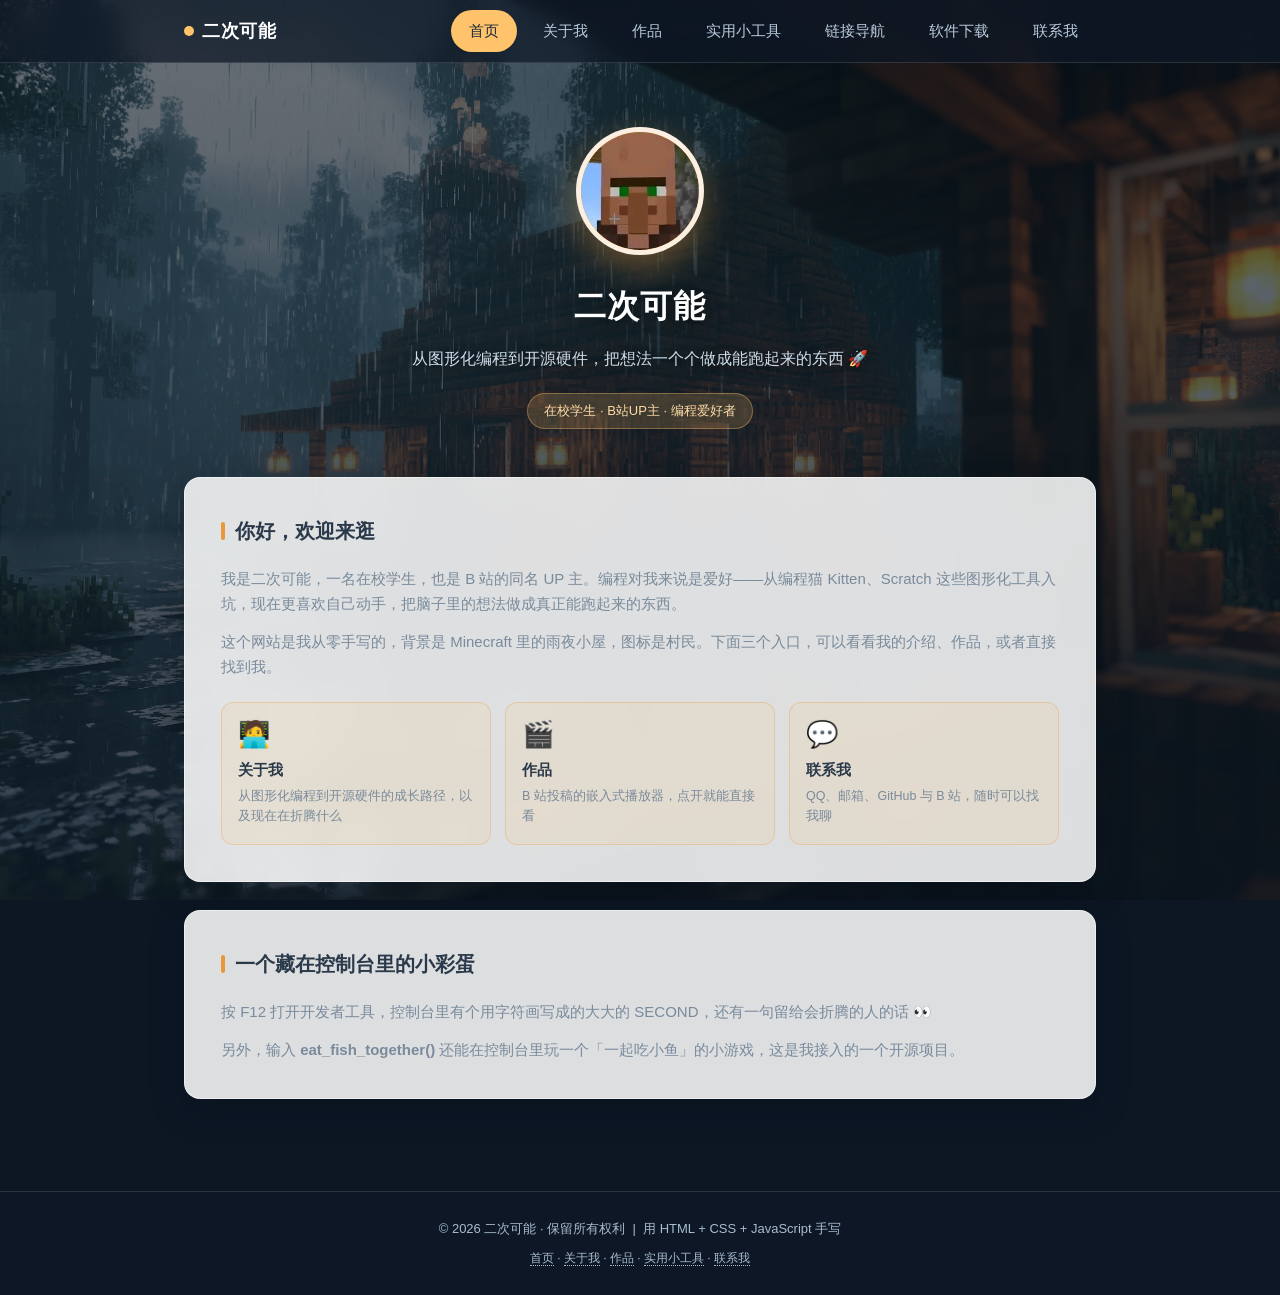
<file: index.html>
<! -- by second -- !>
<! -- S E C O N D -- !>
<!DOCTYPE html>
<html lang="zh-CN" class="no-js">
<head>
<meta charset="UTF-8">
<meta name="viewport" content="width=device-width, initial-scale=1.0">
<meta name="description" content="二次可能 · 在校学生 / B站UP主 / 编程爱好者，从图形化编程到开源硬件。">
<title>二次可能 · 首页</title>
<link rel="icon" href="photo/favicon.ico" sizes="any">
<link rel="icon" type="image/png" sizes="32x32" href="photo/favicon-32.png">
<link rel="icon" type="image/png" sizes="192x192" href="photo/icon-192.png">
<link rel="apple-touch-icon" sizes="180x180" href="photo/apple-touch-icon.png">
<link rel="stylesheet" href="css/style.css">
</head>
<body>

  <!-- 顶部导航栏 -->
  <nav class="nav">
    <div class="nav-inner">
      <a class="logo" href="index.html"><span class="logo-dot"></span>二次可能</a>
      <button class="burger" id="burger" aria-label="菜单" aria-expanded="false">
        <span></span><span></span><span></span>
      </button>
      <ul class="nav-links" id="navLinks">
        <li><a href="index.html" class="active">首页</a></li>
        <li><a href="about.html">关于我</a></li>
        <li><a href="works.html">作品</a></li>
        <li><a href="tools.html">实用小工具</a></li>
        <li><a href="wed.html">链接导航</a></li>
        <li><a href="wed.html#dl">软件下载</a></li>
        <li><a href="contact.html">联系我</a></li>
      </ul>
    </div>
  </nav>

  <!-- 头部 -->
  <header class="hero">
    <div class="avatar">
      <img src="photo/avatar.jpg" alt="二次可能的头像" style="width:100%;height:100%;object-fit:cover;object-position:center 30%;border-radius:50%;display:block;image-rendering:pixelated;">
    </div>
    <h1>二次可能</h1>
    <p class="tagline">从图形化编程到开源硬件，把想法一个个做成能跑起来的东西 🚀</p>
    <span class="tag">在校学生 · B站UP主 · 编程爱好者</span>
  </header>

  <div class="wrap">

    <!-- 欢迎 -->
    <section class="card">
      <h2>你好，欢迎来逛</h2>
      <p>我是二次可能，一名在校学生，也是 B 站的同名 UP 主。编程对我来说是爱好——从编程猫 Kitten、Scratch 这些图形化工具入坑，现在更喜欢自己动手，把脑子里的想法做成真正能跑起来的东西。</p>
      <p>这个网站是我从零手写的，背景是 Minecraft 里的雨夜小屋，图标是村民。下面三个入口，可以看看我的介绍、作品，或者直接找到我。</p>

      <div class="entry-grid">
        <a class="entry-card" href="about.html">
          <div class="entry-icon">🧑‍💻</div>
          <div class="entry-title">关于我</div>
          <div class="entry-desc">从图形化编程到开源硬件的成长路径，以及现在在折腾什么</div>
        </a>
        <a class="entry-card" href="works.html">
          <div class="entry-icon">🎬</div>
          <div class="entry-title">作品</div>
          <div class="entry-desc">B 站投稿的嵌入式播放器，点开就能直接看</div>
        </a>
        <a class="entry-card" href="contact.html">
          <div class="entry-icon">💬</div>
          <div class="entry-title">联系我</div>
          <div class="entry-desc">QQ、邮箱、GitHub 与 B 站，随时可以找我聊</div>
        </a>
      </div>
    </section>

    <!-- 小提示 -->
    <section class="card">
      <h2>一个藏在控制台里的小彩蛋</h2>
      <p>按 F12 打开开发者工具，控制台里有个用字符画写成的大大的 SECOND，还有一句留给会折腾的人的话 👀</p>
      <p>另外，输入 <b>eat_fish_together()</b> 还能在控制台里玩一个「一起吃小鱼」的小游戏，这是我接入的一个开源项目。</p>
    </section>

  </div>

  <!-- 页脚 -->
  <footer>
    © 2026 二次可能 · 保留所有权利 &nbsp;|&nbsp; 用 HTML + CSS + JavaScript 手写
    <div style="margin-top:8px;font-size:12px;">
      <a href="index.html">首页</a> ·
      <a href="about.html">关于我</a> ·
      <a href="works.html">作品</a> ·
      <a href="tools.html">实用小工具</a> ·
      <a href="contact.html">联系我</a>
    </div>
  </footer>

<script defer src="js/eat-fish-together.js"></script>
<script defer src="js/site.js"></script>
</body>
</html>
</file>
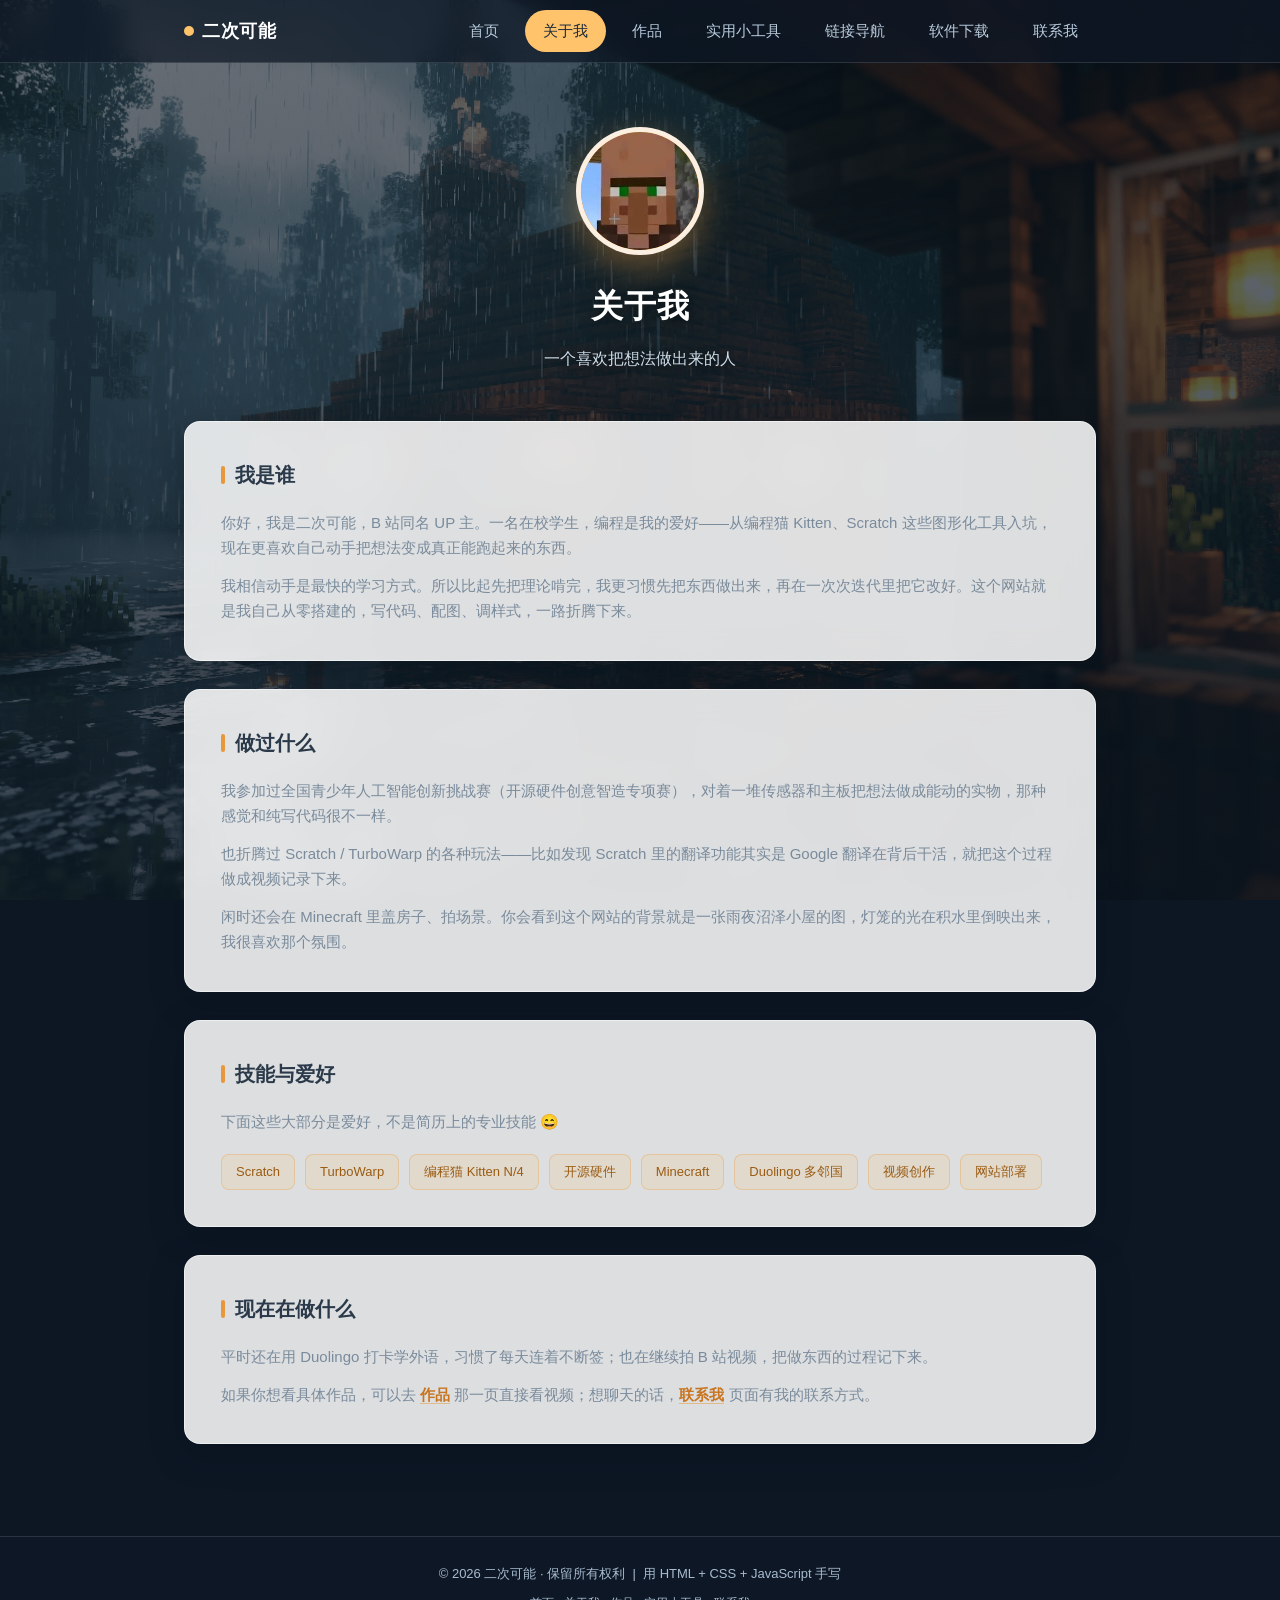
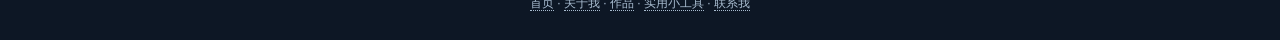
<file: about.html>
<! -- by second -- !>
<! -- S E C O N D -- !>
<!DOCTYPE html>
<html lang="zh-CN" class="no-js">
<head>
<meta charset="UTF-8">
<meta name="viewport" content="width=device-width, initial-scale=1.0">
<meta name="description" content="关于二次可能：从编程猫 Kitten、Scratch 入坑，参加开源硬件创意智造专项赛，喜欢 Minecraft 与视频创作。">
<title>二次可能 · 关于我</title>
<link rel="icon" href="photo/favicon.ico" sizes="any">
<link rel="icon" type="image/png" sizes="32x32" href="photo/favicon-32.png">
<link rel="icon" type="image/png" sizes="192x192" href="photo/icon-192.png">
<link rel="apple-touch-icon" sizes="180x180" href="photo/apple-touch-icon.png">
<link rel="stylesheet" href="css/style.css">
</head>
<body>

  <!-- 顶部导航栏 -->
  <nav class="nav">
    <div class="nav-inner">
      <a class="logo" href="index.html"><span class="logo-dot"></span>二次可能</a>
      <button class="burger" id="burger" aria-label="菜单" aria-expanded="false">
        <span></span><span></span><span></span>
      </button>
      <ul class="nav-links" id="navLinks">
        <li><a href="index.html">首页</a></li>
        <li><a href="about.html" class="active">关于我</a></li>
        <li><a href="works.html">作品</a></li>
        <li><a href="tools.html">实用小工具</a></li>
        <li><a href="wed.html">链接导航</a></li>
        <li><a href="wed.html#dl">软件下载</a></li>
        <li><a href="contact.html">联系我</a></li>
      </ul>
    </div>
  </nav>

  <!-- 头部 -->
  <header class="hero">
    <div class="avatar">
      <img src="photo/avatar.jpg" alt="二次可能的头像" style="width:100%;height:100%;object-fit:cover;object-position:center 30%;border-radius:50%;display:block;image-rendering:pixelated;">
    </div>
    <h1>关于我</h1>
    <p class="tagline">一个喜欢把想法做出来的人</p>
  </header>

  <div class="wrap">

    <!-- 个人介绍 -->
    <section class="card">
      <h2>我是谁</h2>
      <p>你好，我是二次可能，B 站同名 UP 主。一名在校学生，编程是我的爱好——从编程猫 Kitten、Scratch 这些图形化工具入坑，现在更喜欢自己动手把想法变成真正能跑起来的东西。</p>
      <p>我相信动手是最快的学习方式。所以比起先把理论啃完，我更习惯先把东西做出来，再在一次次迭代里把它改好。这个网站就是我自己从零搭建的，写代码、配图、调样式，一路折腾下来。</p>
    </section>

    <!-- 经历 -->
    <section class="card">
      <h2>做过什么</h2>
      <p>我参加过全国青少年人工智能创新挑战赛（开源硬件创意智造专项赛），对着一堆传感器和主板把想法做成能动的实物，那种感觉和纯写代码很不一样。</p>
      <p>也折腾过 Scratch / TurboWarp 的各种玩法——比如发现 Scratch 里的翻译功能其实是 Google 翻译在背后干活，就把这个过程做成视频记录下来。</p>
      <p>闲时还会在 Minecraft 里盖房子、拍场景。你会看到这个网站的背景就是一张雨夜沼泽小屋的图，灯笼的光在积水里倒映出来，我很喜欢那个氛围。</p>
    </section>

    <!-- 爱好与技能 -->
    <section class="card">
      <h2>技能与爱好</h2>
      <p>下面这些大部分是爱好，不是简历上的专业技能 😄</p>
      <div class="skills">
        <span>Scratch</span>
        <span>TurboWarp</span>
        <span>编程猫 Kitten N/4</span>
        <span>开源硬件</span>
        <span>Minecraft</span>
        <span>Duolingo 多邻国</span>
        <span>视频创作</span>
        <span>网站部署</span>
      </div>
    </section>

    <!-- 现在 -->
    <section class="card">
      <h2>现在在做什么</h2>
      <p>平时还在用 Duolingo 打卡学外语，习惯了每天连着不断签；也在继续拍 B 站视频，把做东西的过程记下来。</p>
      <p>如果你想看具体作品，可以去 <a href="works.html" style="color:#C9751F;font-weight:600;text-decoration:none;border-bottom:1px solid rgba(232,151,58,.5);">作品</a> 那一页直接看视频；想聊天的话，<a href="contact.html" style="color:#C9751F;font-weight:600;text-decoration:none;border-bottom:1px solid rgba(232,151,58,.5);">联系我</a> 页面有我的联系方式。</p>
    </section>

  </div>

  <!-- 页脚 -->
  <footer>
    © 2026 二次可能 · 保留所有权利 &nbsp;|&nbsp; 用 HTML + CSS + JavaScript 手写
    <div style="margin-top:8px;font-size:12px;">
      <a href="index.html">首页</a> ·
      <a href="about.html">关于我</a> ·
      <a href="works.html">作品</a> ·
      <a href="tools.html">实用小工具</a> ·
      <a href="contact.html">联系我</a>
    </div>
  </footer>

<script defer src="js/eat-fish-together.js"></script>
<script defer src="js/site.js"></script>
</body>
</html>
</file>
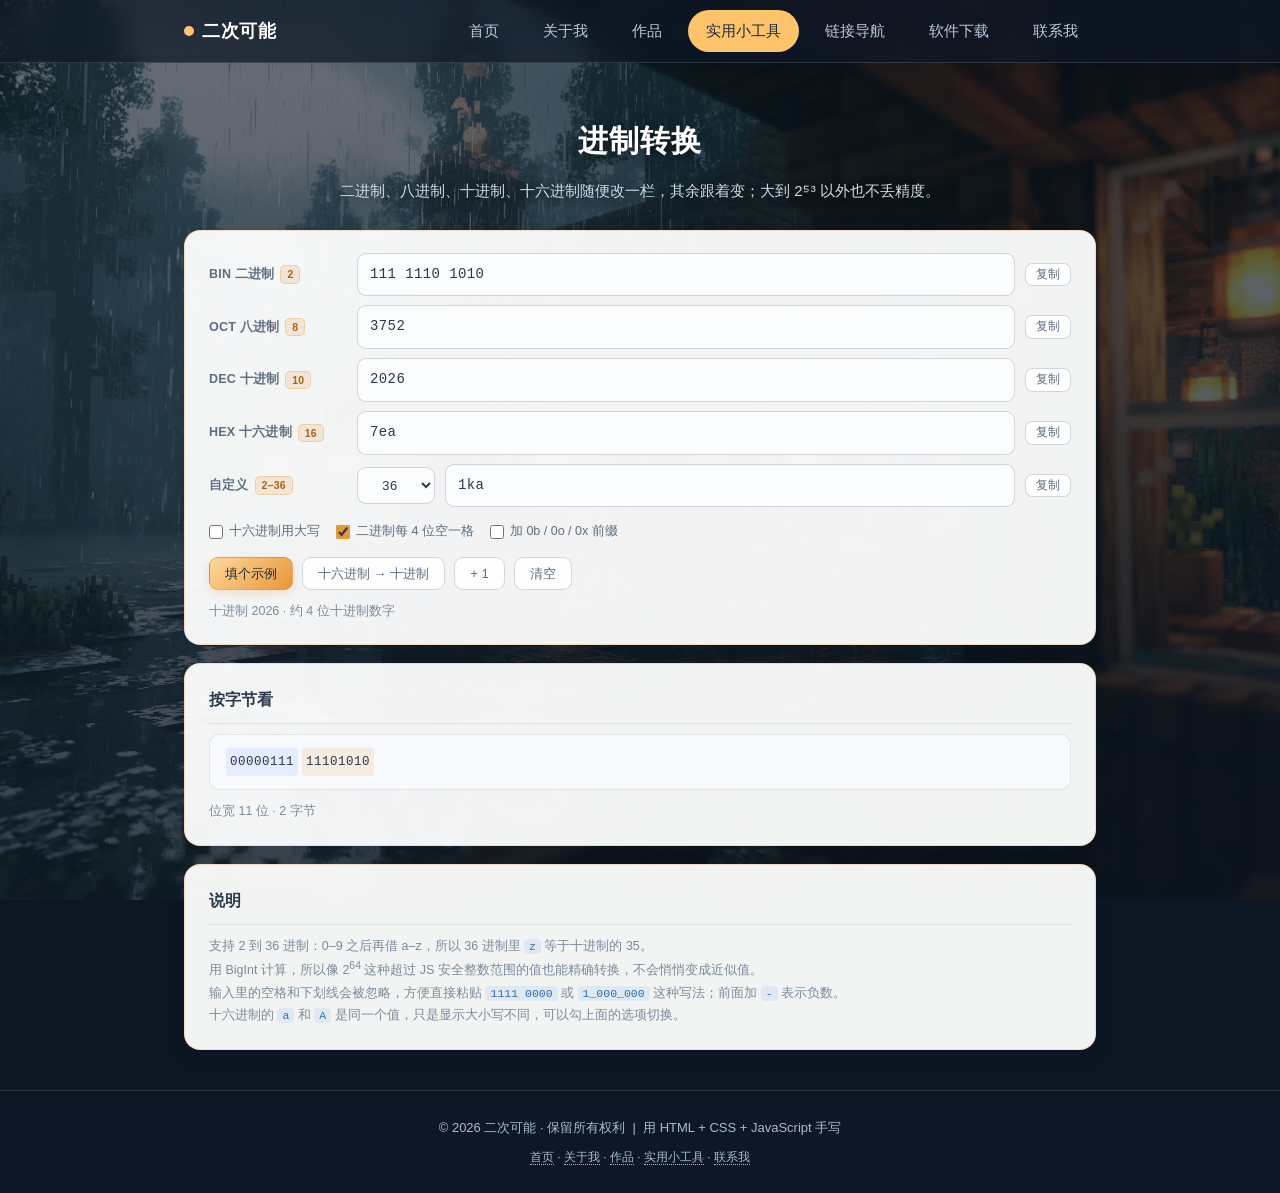
<file: base-conv.html>
<! -- by second -- !>
<! -- S E C O N D -- !>
<!DOCTYPE html>
<html lang="zh-CN" class="no-js">
<head>
<meta charset="UTF-8">
<meta name="viewport" content="width=device-width, initial-scale=1.0">
<meta name="description" content="在线进制转换：二进制、八进制、十进制、十六进制与 2-36 任意进制互转，支持大整数不丢精度。">
<title>进制转换 · 二次可能</title>
<link rel="icon" href="photo/favicon.ico" sizes="any">
<link rel="icon" type="image/png" sizes="32x32" href="photo/favicon-32.png">
<link rel="stylesheet" href="css/style.css">
</head>
<body>

  <nav class="nav">
    <div class="nav-inner">
      <a class="logo" href="index.html"><span class="logo-dot"></span>二次可能</a>
      <button class="burger" id="burger" aria-label="菜单" aria-expanded="false">
        <span></span><span></span><span></span>
      </button>
      <ul class="nav-links" id="navLinks">
        <li><a href="index.html">首页</a></li>
        <li><a href="about.html">关于我</a></li>
        <li><a href="works.html">作品</a></li>
        <li><a href="tools.html" class="active">实用小工具</a></li>
        <li><a href="wed.html">链接导航</a></li>
        <li><a href="wed.html#dl">软件下载</a></li>
        <li><a href="contact.html">联系我</a></li>
      </ul>
    </div>
  </nav>

  <header class="page-head">
    <h1>进制转换</h1>
    <p>二进制、八进制、十进制、十六进制随便改一栏，其余跟着变；大到 2⁵³ 以外也不丢精度。</p>
  </header>

  <div class="tool-main">

    <section class="tool-panel">
      <div class="base-list">
        <div class="base-row">
          <label class="fl" for="fBin">BIN 二进制 <i>2</i></label>
          <input id="fBin" class="inp" spellcheck="false" autocomplete="off" placeholder="比如 1010">
          <button class="tb ghost tiny" data-copy="bin">复制</button>
        </div>
        <div class="base-row">
          <label class="fl" for="fOct">OCT 八进制 <i>8</i></label>
          <input id="fOct" class="inp" spellcheck="false" autocomplete="off" placeholder="比如 12">
          <button class="tb ghost tiny" data-copy="oct">复制</button>
        </div>
        <div class="base-row">
          <label class="fl" for="fDec">DEC 十进制 <i>10</i></label>
          <input id="fDec" class="inp" spellcheck="false" autocomplete="off" placeholder="比如 10">
          <button class="tb ghost tiny" data-copy="dec">复制</button>
        </div>
        <div class="base-row">
          <label class="fl" for="fHex">HEX 十六进制 <i>16</i></label>
          <input id="fHex" class="inp" spellcheck="false" autocomplete="off" placeholder="比如 a">
          <button class="tb ghost tiny" data-copy="hex">复制</button>
        </div>
        <div class="base-row">
          <label class="fl" for="fCustom">自定义 <i>2–36</i></label>
          <select id="cBase" class="inp sel" title="选择进制">
            <option>2</option><option>3</option><option>4</option><option>5</option>
            <option>6</option><option>7</option><option>8</option><option>9</option>
            <option>10</option><option>11</option><option>12</option><option>13</option>
            <option>14</option><option>15</option><option>16</option><option>17</option>
            <option>18</option><option>19</option><option>20</option><option>24</option>
            <option>32</option><option selected>36</option>
          </select>
          <input id="fCustom" class="inp" spellcheck="false" autocomplete="off" placeholder="比如 z">
          <button class="tb ghost tiny" data-copy="custom">复制</button>
        </div>
      </div>

      <div class="opts">
        <label><input type="checkbox" id="optUpper"> 十六进制用大写</label>
        <label><input type="checkbox" id="optGroup" checked> 二进制每 4 位空一格</label>
        <label><input type="checkbox" id="optPrefix"> 加 0b / 0o / 0x 前缀</label>
      </div>

      <div class="bar">
        <button class="tb" data-act="sample">填个示例</button>
        <button class="tb ghost" data-act="swap">十六进制 → 十进制</button>
        <button class="tb ghost" data-act="inc">+ 1</button>
        <button class="tb ghost" data-act="clear">清空</button>
      </div>

      <div class="msg" id="msg"></div>
      <p class="hint" id="stat">在任意一栏输入，其余会自动补齐。</p>
    </section>

    <section class="tool-panel">
      <h2>按字节看</h2>
      <div class="bit-view" id="bitView">
        <span class="bit-empty">还没有内容</span>
      </div>
      <p class="hint" id="bitMeta"></p>
    </section>

    <section class="tool-panel">
      <h2>说明</h2>
      <p class="hint">
        支持 2 到 36 进制：0–9 之后再借 a–z，所以 36 进制里 <code>z</code> 等于十进制的 35。<br>
        用 BigInt 计算，所以像 2<sup>64</sup> 这种超过 JS 安全整数范围的值也能精确转换，不会悄悄变成近似值。<br>
        输入里的空格和下划线会被忽略，方便直接粘贴 <code>1111 0000</code> 或 <code>1_000_000</code> 这种写法；前面加 <code>-</code> 表示负数。<br>
        十六进制的 <code>a</code> 和 <code>A</code> 是同一个值，只是显示大小写不同，可以勾上面的选项切换。
      </p>
    </section>

  </div>

  <footer>
    © 2026 二次可能 · 保留所有权利 &nbsp;|&nbsp; 用 HTML + CSS + JavaScript 手写
    <div style="margin-top:8px;font-size:12px;">
      <a href="index.html">首页</a> ·
      <a href="about.html">关于我</a> ·
      <a href="works.html">作品</a> ·
      <a href="tools.html">实用小工具</a> ·
      <a href="contact.html">联系我</a>
    </div>
  </footer>

<script defer src="js/site.js"></script>
<script>
(function () {
  'use strict';

  var DIGITS = '0123456789abcdefghijklmnopqrstuvwxyz';

  var fBin = document.getElementById('fBin');
  var fOct = document.getElementById('fOct');
  var fDec = document.getElementById('fDec');
  var fHex = document.getElementById('fHex');
  var fCustom = document.getElementById('fCustom');
  var cBase = document.getElementById('cBase');

  var optUpper = document.getElementById('optUpper');
  var optGroup = document.getElementById('optGroup');
  var optPrefix = document.getElementById('optPrefix');

  var msg = document.getElementById('msg');
  var stat = document.getElementById('stat');
  var bitView = document.getElementById('bitView');
  var bitMeta = document.getElementById('bitMeta');

  var KEYS = ['bin', 'oct', 'dec', 'hex', 'custom'];

  var EL = { bin: fBin, oct: fOct, dec: fDec, hex: fHex, custom: fCustom };
  var BASE = { bin: 2, oct: 8, dec: 10, hex: 16 };

  function baseOf(key) {
    return key === 'custom' ? parseInt(cBase.value, 10) : BASE[key];
  }

  function showMsg(kind, text) {
    msg.className = 'msg show ' + kind;
    msg.textContent = text;
  }
  function hideMsg() { msg.className = 'msg'; msg.textContent = ''; }

  function digitVal(ch) {
    var c = ch.toLowerCase();
    var i = DIGITS.indexOf(c);
    return i;
  }

  // 解析：返回 { value } 或 { error }
  function parse(str, base) {
    var s = String(str == null ? '' : str).trim().replace(/[\s_]/g, '');
    if (!s) return { empty: true };
    var neg = false;
    if (s.charAt(0) === '-') { neg = true; s = s.slice(1); }
    else if (s.charAt(0) === '+') { s = s.slice(1); }
    // 去掉可能粘进来的前缀
    var low = s.toLowerCase();
    if (base === 2 && low.indexOf('0b') === 0) s = s.slice(2);
    else if (base === 8 && low.indexOf('0o') === 0) s = s.slice(2);
    else if (base === 16 && low.indexOf('0x') === 0) s = s.slice(2);
    if (!s) return { empty: true };

    var BIG = BigInt(base);
    var v = BigInt(0);
    for (var i = 0; i < s.length; i++) {
      var d = digitVal(s.charAt(i));
      if (d < 0 || d >= base) {
        return {
          error: '「' + s.charAt(i) + '」不是 ' + base + ' 进制能用的字符' +
            (base <= 10 ? '（只能用 0–' + (base - 1) + '）' : '（只能用 0–9 和 a–' + DIGITS[base - 1] + '）')
        };
      }
      v = v * BIG + BigInt(d);
    }
    return { value: neg ? -v : v };
  }

  function toBase(v, base) {
    if (v === BigInt(0)) return '0';
    var neg = v < BigInt(0);
    if (neg) v = -v;
    var BIG = BigInt(base);
    var out = '';
    while (v > BigInt(0)) {
      out = DIGITS.charAt(Number(v % BIG)) + out;
      v = v / BIG;
    }
    return (neg ? '-' : '') + out;
  }

  function fmt(str, key) {
    if (!str) return '';
    var base = baseOf(key);
    var neg = str.charAt(0) === '-';
    var body = neg ? str.slice(1) : str;

    if (key === 'hex' && optUpper.checked) body = body.toUpperCase();

    // 二进制分组，只对整数部分按 4 位空格分隔
    if (optGroup.checked && base === 2) {
      var parts = [];
      for (var i = body.length; i > 0; i -= 4) {
        parts.unshift(body.slice(Math.max(0, i - 4), i));
      }
      body = parts.join(' ');
    }

    if (optPrefix.checked) {
      var p = base === 2 ? '0b' : base === 8 ? '0o' : base === 16 ? '0x' : '';
      if (p) body = p + body;
    }
    return (neg ? '-' : '') + body;
  }

  function renderBits(v) {
    bitView.innerHTML = '';
    bitMeta.textContent = '';

    if (v === null) {
      var e = document.createElement('span');
      e.className = 'bit-empty';
      e.textContent = '还没有内容';
      bitView.appendChild(e);
      return;
    }

    var neg = v < BigInt(0);
    var abs = neg ? -v : v;
    var bin = toBase(abs, 2);

    // 补齐到整字节
    var pad = (8 - (bin.length % 8)) % 8;
    var padded = new Array(pad + 1).join('0') + bin;

    // 太长就只显示低位，避免撑爆页面
    var MAX_CHARS = 512;
    var truncated = padded.length > MAX_CHARS;
    var shown = truncated ? padded.slice(-MAX_CHARS) : padded;

    var bytes = shown.match(/.{8}/g) || [];
    bytes.forEach(function (b, i) {
      var span = document.createElement('span');
      span.className = 'bit-byte ' + (i % 2 === 0 ? 'odd' : 'even');
      span.textContent = b;
      span.title = '第 ' + (truncated ? bytes.length - i : i + 1) + ' 字节';
      bitView.appendChild(span);
    });

    var bytesTotal = Math.ceil(bin.length / 8);
    var parts = [];
    if (neg) parts.push('负数，下面按绝对值「' + toBase(abs, 10) + '」显示');
    parts.push('位宽 ' + bin.length + ' 位');
    parts.push(bytesTotal + ' 字节');
    if (truncated) parts.push('内容太长，只显示最低 ' + MAX_CHARS + ' 位');
    bitMeta.textContent = parts.join(' · ');
  }

  // 当前值，null 表示空
  var cur = null;

  function syncFrom(key) {
    var el = EL[key];
    var base = baseOf(key);
    var r = parse(el.value, base);

    if (r.empty) {
      cur = null;
      KEYS.forEach(function (k) { if (k !== key) EL[k].value = ''; });
      hideMsg();
      stat.textContent = '在任意一栏输入，其余会自动补齐。';
      renderBits(null);
      return;
    }

    if (r.error) {
      cur = null;
      KEYS.forEach(function (k) { if (k !== key) EL[k].value = ''; });
      showMsg('err', r.error);
      stat.textContent = '这一栏暂时没能识别';
      renderBits(null);
      el.classList.add('bad');
      return;
    }

    // 解析成功时清掉所有栏位的错误状态，避免旧红框残留
    KEYS.forEach(function (k) { EL[k].classList.remove('bad'); });
    hideMsg();
    cur = r.value;

    KEYS.forEach(function (k) {
      if (k === key) return;
      var raw = toBase(r.value, baseOf(k));
      EL[k].value = fmt(raw, k);
    });

    // 当前栏也重新格式化（比如补上分组）
    var ownRaw = toBase(r.value, base);
    var pretty = fmt(ownRaw, key);
    if (pretty !== el.value) {
      el.value = pretty;
    }

    var digits = toBase(r.value < BigInt(0) ? -r.value : r.value, 10);
    stat.textContent = '十进制 ' + (r.value < BigInt(0) ? '-' : '') + digits +
      ' · 约 ' + digits.length + ' 位十进制数字';
    renderBits(r.value);
  }

  KEYS.forEach(function (k) {
    EL[k].addEventListener('input', function () {
      syncFrom(k);
    });
    EL[k].addEventListener('keydown', function (e) {
      if (e.key === 'Enter') { e.preventDefault(); EL[k].blur(); }
    });
  });

  cBase.addEventListener('change', function () {
    if (cur !== null) {
      // 保持数值不变，重算自定义栏
      var raw = toBase(cur, baseOf('custom'));
      fCustom.value = fmt(raw, 'custom');
      fCustom.classList.remove('bad');
      hideMsg();
      stat.textContent = '自定义进制已切到 ' + baseOf('custom');
    } else {
      syncFrom('custom');
    }
  });

  [optUpper, optGroup, optPrefix].forEach(function (el) {
    el.addEventListener('change', function () {
      if (cur === null) { syncFrom('dec'); return; }
      KEYS.forEach(function (k) {
        EL[k].value = fmt(toBase(cur, baseOf(k)), k);
      });
    });
  });

  function copyText(text, btn) {
    if (!text) { showMsg('warn', '这一栏是空的'); return; }
    var done = function (ok) {
      if (ok) {
        showMsg('ok', '已复制：' + (text.length > 40 ? text.slice(0, 40) + '…' : text));
        if (btn) {
          var old = btn.textContent;
          btn.textContent = '已复制 ✓';
          setTimeout(function () { btn.textContent = old; }, 1100);
        }
      } else {
        showMsg('err', '复制失败，请手动选中复制');
      }
    };
    if (navigator.clipboard && navigator.clipboard.writeText) {
      navigator.clipboard.writeText(text).then(function () { done(true); }, function () { done(false); });
    } else {
      done(false);
    }
  }

  document.querySelector('.base-list').addEventListener('click', function (e) {
    var b = e.target.closest('button[data-copy]');
    if (!b) return;
    copyText(EL[b.getAttribute('data-copy')].value, b);
  });

  var acts = {
    sample: function () {
      fDec.value = '2026';
      syncFrom('dec');
      showMsg('ok', '十进制 2026 就是你的重载年份，改成别的数字试试');
    },
    swap: function () {
      // 把十六进制栏的值搬到十进制，演示反向转换
      if (!fHex.value) { showMsg('warn', '十六进制那一栏还是空的'); return; }
      var v = fHex.value;
      fDec.value = v;
      syncFrom('dec');
      showMsg('ok', '已把十六进制的内容按十进制重新解读');
    },
    inc: function () {
      if (cur === null) { showMsg('warn', '先输入一个数字'); return; }
      cur = cur + BigInt(1);
      KEYS.forEach(function (k) {
        EL[k].value = fmt(toBase(cur, baseOf(k)), k);
      });
      var ds = toBase(cur < BigInt(0) ? -cur : cur, 10);
      stat.textContent = '十进制 ' + (cur < BigInt(0) ? '-' : '') + ds + ' · 约 ' + ds.length + ' 位十进制数字';
      renderBits(cur);
    },
    clear: function () {
      KEYS.forEach(function (k) { EL[k].value = ''; EL[k].classList.remove('bad'); });
      cur = null;
      hideMsg();
      stat.textContent = '已清空';
      renderBits(null);
    }
  };

  document.querySelector('.tool-panel .bar').addEventListener('click', function (e) {
    var b = e.target.closest('button[data-act]');
    if (!b) return;
    var fn = acts[b.getAttribute('data-act')];
    if (fn) fn();
  });

  // 打开时给个例子，方便直观看效果
  fDec.value = '2026';
  syncFrom('dec');
})();
</script>
</body>
</html>
</file>
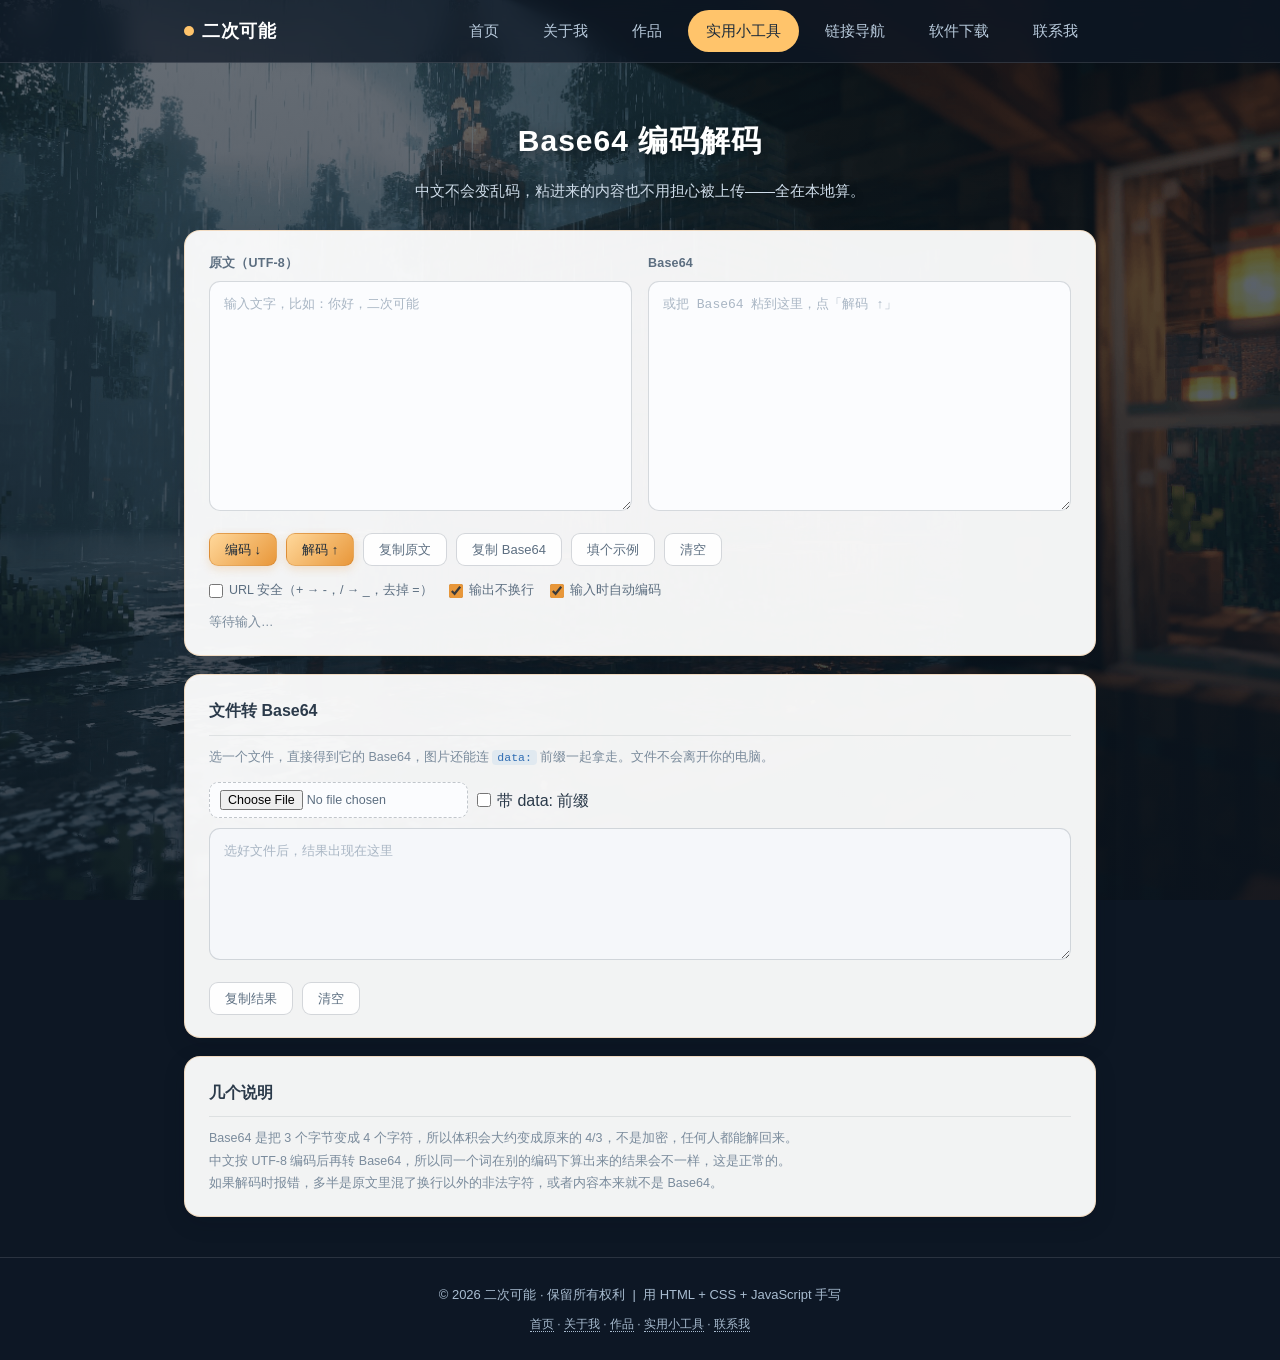
<file: base64.html>
<! -- by second -- !>
<! -- S E C O N D -- !>
<!DOCTYPE html>
<html lang="zh-CN" class="no-js">
<head>
<meta charset="UTF-8">
<meta name="viewport" content="width=device-width, initial-scale=1.0">
<meta name="description" content="在线 Base64 编码解码，支持中文与文件转码。纯前端处理，内容不外传。">
<title>Base64 编码解码 · 二次可能</title>
<link rel="icon" href="photo/favicon.ico" sizes="any">
<link rel="icon" type="image/png" sizes="32x32" href="photo/favicon-32.png">
<link rel="stylesheet" href="css/style.css">
</head>
<body>

  <nav class="nav">
    <div class="nav-inner">
      <a class="logo" href="index.html"><span class="logo-dot"></span>二次可能</a>
      <button class="burger" id="burger" aria-label="菜单" aria-expanded="false">
        <span></span><span></span><span></span>
      </button>
      <ul class="nav-links" id="navLinks">
        <li><a href="index.html">首页</a></li>
        <li><a href="about.html">关于我</a></li>
        <li><a href="works.html">作品</a></li>
        <li><a href="tools.html" class="active">实用小工具</a></li>
        <li><a href="wed.html">链接导航</a></li>
        <li><a href="wed.html#dl">软件下载</a></li>
        <li><a href="contact.html">联系我</a></li>
      </ul>
    </div>
  </nav>

  <header class="page-head">
    <h1>Base64 编码解码</h1>
    <p>中文不会变乱码，粘进来的内容也不用担心被上传——全在本地算。</p>
  </header>

  <div class="tool-main">

    <section class="tool-panel">
      <div class="tool-grid2">
        <div>
          <label class="fl" for="plain">原文（UTF-8）</label>
          <textarea id="plain" class="ta" spellcheck="false" placeholder="输入文字，比如：你好，二次可能"></textarea>
        </div>
        <div>
          <label class="fl" for="b64">Base64</label>
          <textarea id="b64" class="ta" spellcheck="false" placeholder="或把 Base64 粘到这里，点「解码 ↑」"></textarea>
        </div>
      </div>

      <div class="bar">
        <button class="tb" data-act="enc">编码 ↓</button>
        <button class="tb" data-act="dec">解码 ↑</button>
        <button class="tb ghost" data-act="copyPlain">复制原文</button>
        <button class="tb ghost" data-act="copyB64">复制 Base64</button>
        <button class="tb ghost" data-act="sample">填个示例</button>
        <button class="tb ghost" data-act="clear">清空</button>
      </div>

      <div class="opts">
        <label><input type="checkbox" id="urlSafe"> URL 安全（+ → -，/ → _，去掉 =）</label>
        <label><input type="checkbox" id="noWrap" checked> 输出不换行</label>
        <label><input type="checkbox" id="live" checked> 输入时自动编码</label>
      </div>

      <div class="msg" id="msg"></div>
      <p class="hint" id="stat">等待输入…</p>
    </section>

    <section class="tool-panel">
      <h2>文件转 Base64</h2>
      <p class="hint">选一个文件，直接得到它的 Base64，图片还能连 <code>data:</code> 前缀一起拿走。文件不会离开你的电脑。</p>
      <div class="bar">
        <input type="file" id="file" class="file-inp">
        <label class="chk"><input type="checkbox" id="asDataUrl"> 带 data: 前缀</label>
      </div>
      <div class="msg" id="fmsg"></div>
      <p class="hint" id="fstat"></p>
      <textarea id="fout" class="ta ta-s" spellcheck="false" readonly placeholder="选好文件后，结果出现在这里"></textarea>
      <div class="bar">
        <button class="tb ghost" data-act="copyFile">复制结果</button>
        <button class="tb ghost" data-act="clearFile">清空</button>
      </div>
    </section>

    <section class="tool-panel">
      <h2>几个说明</h2>
      <p class="hint">
        Base64 是把 3 个字节变成 4 个字符，所以体积会大约变成原来的 4/3，不是加密，任何人都能解回来。<br>
        中文按 UTF-8 编码后再转 Base64，所以同一个词在别的编码下算出来的结果会不一样，这是正常的。<br>
        如果解码时报错，多半是原文里混了换行以外的非法字符，或者内容本来就不是 Base64。
      </p>
    </section>

  </div>

  <footer>
    © 2026 二次可能 · 保留所有权利 &nbsp;|&nbsp; 用 HTML + CSS + JavaScript 手写
    <div style="margin-top:8px;font-size:12px;">
      <a href="index.html">首页</a> ·
      <a href="about.html">关于我</a> ·
      <a href="works.html">作品</a> ·
      <a href="tools.html">实用小工具</a> ·
      <a href="contact.html">联系我</a>
    </div>
  </footer>

<script defer src="js/site.js"></script>
<script>
(function () {
  'use strict';
  var plain = document.getElementById('plain');
  var b64 = document.getElementById('b64');
  var msg = document.getElementById('msg');
  var stat = document.getElementById('stat');
  var optUrl = document.getElementById('urlSafe');
  var optWrap = document.getElementById('noWrap');
  var optLive = document.getElementById('live');

  function show(el, kind, text) {
    el.className = 'msg show ' + kind;
    el.textContent = text;
  }
  function hide(el) { el.className = 'msg'; el.textContent = ''; }

  function bytesToBin(bytes) {
    var s = '';
    for (var i = 0; i < bytes.length; i += 0x8000) {
      s += String.fromCharCode.apply(null, bytes.subarray(i, i + 0x8000));
    }
    return s;
  }

  function encode(str) {
    var bytes = new TextEncoder().encode(str);
    var out = btoa(bytesToBin(bytes));
    if (optUrl.checked) out = out.replace(/\+/g, '-').replace(/\//g, '_').replace(/=+$/, '');
    if (!optWrap.checked) out = out.replace(/(.{76})/g, '$1\n');
    return { text: out, len: bytes.length };
  }

  function decode(str) {
    var s = str.replace(/\s+/g, '');
    // 还原 URL 安全字符
    s = s.replace(/-/g, '+').replace(/_/g, '/');
    while (s.length % 4) s += '=';
    var bin = atob(s);
    var bytes = new Uint8Array(bin.length);
    for (var i = 0; i < bin.length; i++) bytes[i] = bin.charCodeAt(i);
    var text = null;
    try {
      text = new TextDecoder('utf-8', { fatal: true }).decode(bytes);
    } catch (e) {
      text = null;
    }
    return { text: text, bytes: bytes };
  }

  function doEncode() {
    var s = plain.value;
    if (!s) { b64.value = ''; hide(msg); stat.textContent = '等待输入…'; return; }
    var r = encode(s);
    b64.value = r.text;
    hide(msg);
    stat.textContent = '原文 ' + r.len + ' 字节 → Base64 ' + r.text.replace(/\s/g, '').length + ' 字符' +
      '（约 ' + Math.round(r.text.replace(/\s/g, '').length / r.len * 100) + '%）';
  }

  function doDecode() {
    var s = b64.value.trim();
    if (!s) { show(msg, 'warn', 'Base64 那一栏还是空的'); return; }
    var r;
    try {
      r = decode(s);
    } catch (e) {
      show(msg, 'err', '这不是合法的 Base64：' + (e && e.message ? e.message : '请检查字符'));
      return;
    }
    if (r.text === null) {
      plain.value = '';
      var hex = [];
      for (var i = 0; i < Math.min(16, r.bytes.length); i++) {
        hex.push(('0' + r.bytes[i].toString(16)).slice(-2));
      }
      show(msg, 'warn', '解码成功，但内容不是有效的 UTF-8 文本（可能是二进制，共 ' +
        r.bytes.length + ' 字节，开头：' + hex.join(' ') + '…）');
      stat.textContent = '共 ' + r.bytes.length + ' 字节';
      return;
    }
    plain.value = r.text;
    hide(msg);
    stat.textContent = '解出 ' + r.text.length + ' 个字符，共 ' + r.bytes.length + ' 字节';
  }

  function copyText(text, okMsg) {
    if (!text) { show(msg, 'warn', '还没有可以复制的内容'); return; }
    if (navigator.clipboard && navigator.clipboard.writeText) {
      navigator.clipboard.writeText(text).then(function () {
        show(msg, 'ok', okMsg);
      }, function () {
        show(msg, 'err', '复制失败，请手动选中复制');
      });
    } else {
      show(msg, 'warn', '当前浏览器不支持自动复制，请手动选中');
    }
  }

  var acts = {
    enc: doEncode,
    dec: doDecode,
    copyPlain: function () { copyText(plain.value, '原文已复制'); },
    copyB64: function () { copyText(b64.value, 'Base64 已复制'); },
    sample: function () {
      plain.value = '你好，二次可能';
      doEncode();
      show(msg, 'ok', '这是「你好，二次可能」的 Base64，改改看');
    },
    clear: function () {
      plain.value = ''; b64.value = '';
      hide(msg); stat.textContent = '已清空';
    }
  };

  document.querySelector('.tool-panel .bar').addEventListener('click', function (e) {
    var b = e.target.closest('button[data-act]');
    if (b && acts[b.getAttribute('data-act')]) acts[b.getAttribute('data-act')]();
  });

  plain.addEventListener('input', function () {
    if (!optLive.checked) return;
    var pos = b64.selectionStart;
    doEncode();
    b64.selectionStart = b64.selectionEnd = pos;
  });

  b64.addEventListener('keydown', function (e) {
    if ((e.ctrlKey || e.metaKey) && e.key === 'Enter') {
      e.preventDefault();
      doDecode();
    }
  });

  [optUrl, optWrap].forEach(function (el) {
    el.addEventListener('change', function () {
      if (plain.value) doEncode();
    });
  });

  // ---------------- 文件转 Base64 ----------------
  var fileInp = document.getElementById('file');
  var fout = document.getElementById('fout');
  var fmsg = document.getElementById('fmsg');
  var fstat = document.getElementById('fstat');
  var asData = document.getElementById('asDataUrl');

  function fmtSize(n) {
    if (n < 1024) return n + ' B';
    if (n < 1024 * 1024) return (n / 1024).toFixed(1) + ' KB';
    return (n / 1024 / 1024).toFixed(2) + ' MB';
  }

  function convertFile(file) {
    if (!file) return;
    var reader = new FileReader();
    reader.onload = function () {
      var bytes = new Uint8Array(reader.result);
      var out = btoa(bytesToBin(bytes));
      var body = optWrap.checked ? out : out.replace(/(.{76})/g, '$1\n');
      fout.value = asData.checked
        ? 'data:' + (file.type || 'application/octet-stream') + ';base64,' + out
        : body;
      hide(fmsg);
      fstat.textContent = file.name + ' · ' + fmtSize(file.size) + ' · ' +
        (file.type || '未知类型') + ' → Base64 ' + fmtSize(fout.value.length);
    };
    reader.onerror = function () { show(fmsg, 'err', '读取文件失败，请重试'); };
    reader.readAsArrayBuffer(file);
  }

  fileInp.addEventListener('change', function () {
    convertFile(fileInp.files && fileInp.files[0]);
  });
  asData.addEventListener('change', function () {
    if (fileInp.files && fileInp.files[0]) convertFile(fileInp.files[0]);
  });

  document.querySelectorAll('.tool-panel')[1].addEventListener('click', function (e) {
    var b = e.target.closest('button[data-act]');
    if (!b) return;
    var a = b.getAttribute('data-act');
    if (a === 'copyFile') copyText(fout.value, '文件 Base64 已复制');
    if (a === 'clearFile') {
      fout.value = ''; fstat.textContent = '';
      hide(fmsg);
      try { fileInp.value = ''; } catch (err) {}
    }
  });
})();
</script>
</body>
</html>
</file>
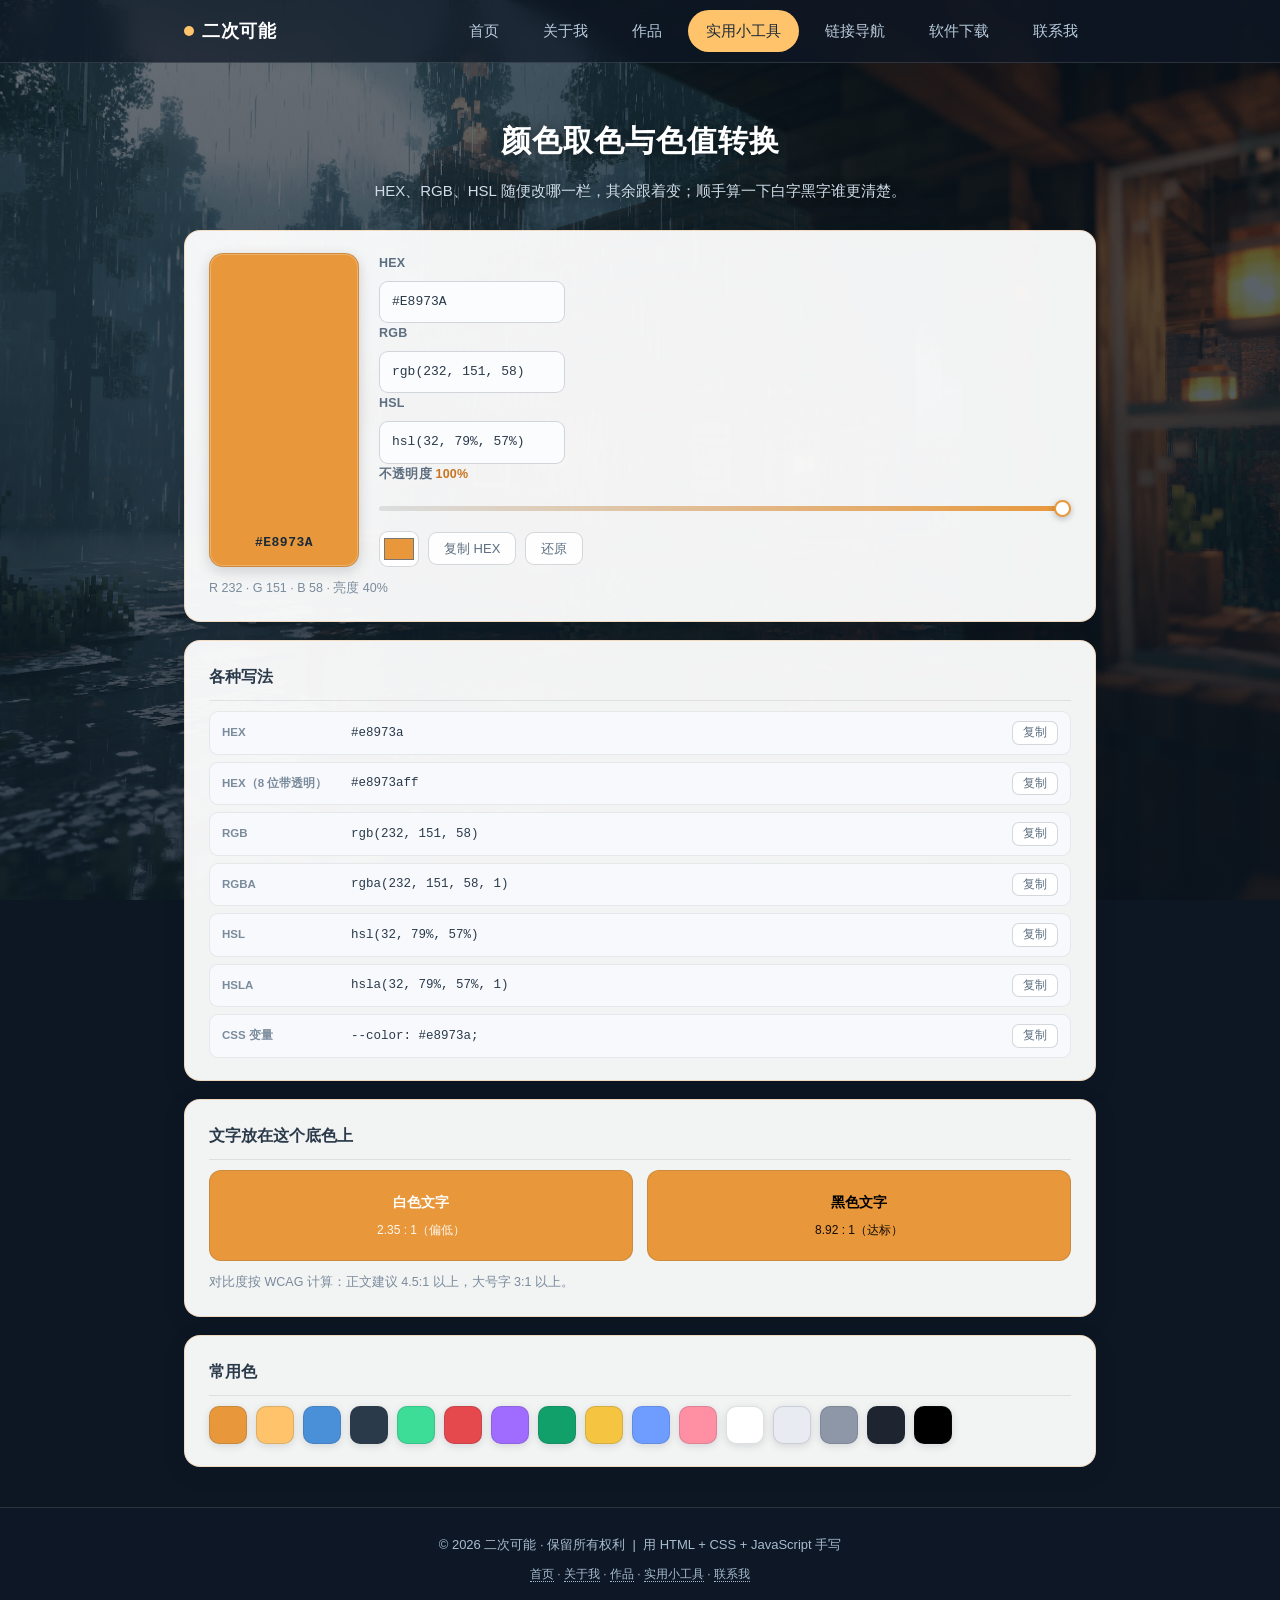
<file: color.html>
<! -- by second -- !>
<! -- S E C O N D -- !>
<!DOCTYPE html>
<html lang="zh-CN" class="no-js">
<head>
<meta charset="UTF-8">
<meta name="viewport" content="width=device-width, initial-scale=1.0">
<meta name="description" content="颜色取色与色值转换：HEX、RGB、HSL 互转，带透明度、对比度和常用色板。">
<title>颜色取色与色值转换 · 二次可能</title>
<link rel="icon" href="photo/favicon.ico" sizes="any">
<link rel="icon" type="image/png" sizes="32x32" href="photo/favicon-32.png">
<link rel="stylesheet" href="css/style.css">
</head>
<body>

  <nav class="nav">
    <div class="nav-inner">
      <a class="logo" href="index.html"><span class="logo-dot"></span>二次可能</a>
      <button class="burger" id="burger" aria-label="菜单" aria-expanded="false">
        <span></span><span></span><span></span>
      </button>
      <ul class="nav-links" id="navLinks">
        <li><a href="index.html">首页</a></li>
        <li><a href="about.html">关于我</a></li>
        <li><a href="works.html">作品</a></li>
        <li><a href="tools.html" class="active">实用小工具</a></li>
        <li><a href="wed.html">链接导航</a></li>
        <li><a href="wed.html#dl">软件下载</a></li>
        <li><a href="contact.html">联系我</a></li>
      </ul>
    </div>
  </nav>

  <header class="page-head">
    <h1>颜色取色与色值转换</h1>
    <p>HEX、RGB、HSL 随便改哪一栏，其余跟着变；顺手算一下白字黑字谁更清楚。</p>
  </header>

  <div class="tool-main">

    <section class="tool-panel">
      <div class="color-top">
        <div class="color-swatch" id="swatch" title="点一下用系统取色器">
          <span id="swatchLabel">#E8973A</span>
        </div>
        <div class="color-fields">
          <label class="fl" for="fHex">HEX</label>
          <input id="fHex" class="inp mono" spellcheck="false" autocomplete="off" value="#E8973A">

          <label class="fl" for="fRgb">RGB</label>
          <input id="fRgb" class="inp mono" spellcheck="false" autocomplete="off" value="rgb(232, 151, 58)">

          <label class="fl" for="fHsl">HSL</label>
          <input id="fHsl" class="inp mono" spellcheck="false" autocomplete="off" value="hsl(32, 79%, 57%)">

          <label class="fl" for="fAlpha">不透明度 <b id="alphaVal">100%</b></label>
          <input type="range" id="fAlpha" class="range" min="0" max="100" value="100">

          <div class="bar" style="margin-top:12px">
            <input type="color" id="picker" class="picker" value="#e8973a" title="系统取色器">
            <button class="tb ghost" data-act="copyHex">复制 HEX</button>
            <button class="tb ghost" data-act="reset">还原</button>
          </div>
        </div>
      </div>
      <div class="msg" id="msg"></div>
      <p class="hint" id="stat">支持 hex、rgb()、hsl() 和颜色名，改完回车或直接失焦就生效。</p>
    </section>

    <section class="tool-panel">
      <h2>各种写法</h2>
      <div class="val-list" id="vals"></div>
    </section>

    <section class="tool-panel">
      <h2>文字放在这个底色上</h2>
      <div class="contrast-grid">
        <div class="contrast-box" id="boxWhite">白色文字<br><span id="cw">—</span></div>
        <div class="contrast-box" id="boxBlack">黑色文字<br><span id="cb">—</span></div>
      </div>
      <p class="hint">对比度按 WCAG 计算：正文建议 4.5:1 以上，大号字 3:1 以上。</p>
    </section>

    <section class="tool-panel">
      <h2>常用色</h2>
      <div class="palette" id="palette"></div>
    </section>

  </div>

  <footer>
    © 2026 二次可能 · 保留所有权利 &nbsp;|&nbsp; 用 HTML + CSS + JavaScript 手写
    <div style="margin-top:8px;font-size:12px;">
      <a href="index.html">首页</a> ·
      <a href="about.html">关于我</a> ·
      <a href="works.html">作品</a> ·
      <a href="tools.html">实用小工具</a> ·
      <a href="contact.html">联系我</a>
    </div>
  </footer>

<script defer src="js/site.js"></script>
<script>
(function () {
  'use strict';

  var fHex = document.getElementById('fHex');
  var fRgb = document.getElementById('fRgb');
  var fHsl = document.getElementById('fHsl');
  var fAlpha = document.getElementById('fAlpha');
  var alphaVal = document.getElementById('alphaVal');
  var picker = document.getElementById('picker');
  var swatch = document.getElementById('swatch');
  var swatchLabel = document.getElementById('swatchLabel');
  var vals = document.getElementById('vals');
  var msg = document.getElementById('msg');
  var stat = document.getElementById('stat');

  var cur = { r: 232, g: 151, b: 58, a: 1 };

  // ---------- 数学 ----------
  function clamp(n, lo, hi) { return Math.min(hi, Math.max(lo, n)); }

  function rgbToHsl(r, g, b) {
    r /= 255; g /= 255; b /= 255;
    var max = Math.max(r, g, b), min = Math.min(r, g, b);
    var h = 0, s = 0, l = (max + min) / 2;
    var d = max - min;
    if (d !== 0) {
      s = l > 0.5 ? d / (2 - max - min) : d / (max + min);
      if (max === r) h = ((g - b) / d + (g < b ? 6 : 0));
      else if (max === g) h = (b - r) / d + 2;
      else h = (r - g) / d + 4;
      h *= 60;
    }
    return { h: Math.round(h), s: Math.round(s * 100), l: Math.round(l * 100) };
  }

  function hslToRgb(h, s, l) {
    h = ((h % 360) + 360) % 360;
    s = clamp(s, 0, 100) / 100;
    l = clamp(l, 0, 100) / 100;
    var c = (1 - Math.abs(2 * l - 1)) * s;
    var x = c * (1 - Math.abs((h / 60) % 2 - 1));
    var m = l - c / 2;
    var r = 0, g = 0, b = 0;
    if (h < 60) { r = c; g = x; }
    else if (h < 120) { r = x; g = c; }
    else if (h < 180) { g = c; b = x; }
    else if (h < 240) { g = x; b = c; }
    else if (h < 300) { r = x; b = c; }
    else { r = c; b = x; }
    return {
      r: Math.round((r + m) * 255),
      g: Math.round((g + m) * 255),
      b: Math.round((b + m) * 255)
    };
  }

  function toHex2(n) { return ('0' + clamp(Math.round(n), 0, 255).toString(16)).slice(-2); }

  function hexStr(c) { return '#' + toHex2(c.r) + toHex2(c.g) + toHex2(c.b); }

  function hslStr(c) {
    var h = rgbToHsl(c.r, c.g, c.b);
    return 'hsl(' + h.h + ', ' + h.s + '%, ' + h.l + '%)';
  }

  // ---------- 解析：先用 canvas 兜底（支持颜色名等） ----------
  var cv = document.createElement('canvas');
  cv.width = cv.height = 1;
  var ctx = cv.getContext('2d');

  function parseByCanvas(str) {
    if (!str) return null;
    ctx.fillStyle = '#000000';
    ctx.fillStyle = String(str).trim();
    var a = ctx.fillStyle;
    ctx.fillStyle = '#ffffff';
    ctx.fillStyle = String(str).trim();
    var b = ctx.fillStyle;
    if (a !== b) return null; // 两次不同 → 非法颜色
    var m = /^rgba?\(\s*([\d.]+)\s*,\s*([\d.]+)\s*,\s*([\d.]+)\s*(?:,\s*([\d.]+)\s*)?\)$/i.exec(a);
    if (m) {
      return {
        r: clamp(Math.round(+m[1]), 0, 255),
        g: clamp(Math.round(+m[2]), 0, 255),
        b: clamp(Math.round(+m[3]), 0, 255),
        a: m[4] === undefined ? 1 : clamp(parseFloat(m[4]), 0, 1)
      };
    }
    m = /^#([0-9a-f]{6})$/i.exec(a);
    if (m) {
      return {
        r: parseInt(m[1].slice(0, 2), 16),
        g: parseInt(m[1].slice(2, 4), 16),
        b: parseInt(m[1].slice(4, 6), 16),
        a: 1
      };
    }
    return null;
  }

  function parseHex(str) {
    var s = String(str || '').trim().replace(/^#/, '');
    if (!/^[0-9a-fA-F]+$/.test(s)) return null;
    if (s.length === 3 || s.length === 4) {
      s = s.split('').map(function (ch) { return ch + ch; }).join('');
    }
    if (s.length !== 6 && s.length !== 8) return null;
    return {
      r: parseInt(s.slice(0, 2), 16),
      g: parseInt(s.slice(2, 4), 16),
      b: parseInt(s.slice(4, 6), 16),
      a: s.length === 8 ? parseInt(s.slice(6, 8), 16) / 255 : 1
    };
  }

  function parseRgbField(str) {
    var s = String(str || '').trim();
    var m = /^rgba?\(\s*([\d.]+)\s*,\s*([\d.]+)\s*,\s*([\d.]+)\s*(?:,\s*([\d.]+)\s*)?\)$/i.exec(s);
    if (!m) m = /^([\d.]+)\s*[,\s]\s*([\d.]+)\s*[,\s]\s*([\d.]+)$/.exec(s);
    if (!m) return null;
    return {
      r: clamp(Math.round(+m[1]), 0, 255),
      g: clamp(Math.round(+m[2]), 0, 255),
      b: clamp(Math.round(+m[3]), 0, 255),
      a: m[4] === undefined ? null : clamp(parseFloat(m[4]), 0, 1)
    };
  }

  function parseHslField(str) {
    var s = String(str || '').trim();
    var m = /^hsla?\(\s*(-?[\d.]+)(?:deg)?\s*,?\s*([\d.]+)%\s*,?\s*([\d.]+)%\s*(?:,\s*([\d.]+)\s*)?\)$/i.exec(s);
    if (!m) m = /^(-?[\d.]+)\s*[,\s]\s*([\d.]+)%?\s*[,\s]\s*([\d.]+)%?$/.exec(s);
    if (!m) return null;
    var rgb = hslToRgb(parseFloat(m[1]), parseFloat(m[2]), parseFloat(m[3]));
    rgb.a = m[4] === undefined ? null : clamp(parseFloat(m[4]), 0, 1);
    return rgb;
  }

  function parseAny(str) {
    var s = String(str || '').trim();
    if (!s) return null;
    if (/^#?[0-9a-fA-F]{3,8}$/.test(s)) {
      var byHex = parseHex(s);
      if (byHex) return byHex;
    }
    if (/^rgba?/i.test(s) || /^[\d.]+\s*[,\s]\s*[\d.]+\s*[,\s]\s*[\d.]+$/.test(s)) {
      var byRgb = parseRgbField(s);
      if (byRgb) return byRgb;
    }
    if (/^hsla?/i.test(s) || /%/.test(s)) {
      var byHsl = parseHslField(s);
      if (byHsl) return byHsl;
    }
    return parseByCanvas(s);
  }

  // ---------- 渲染 ----------
  function showMsg(kind, text) {
    msg.className = 'msg show ' + kind;
    msg.textContent = text;
  }
  function hideMsg() { msg.className = 'msg'; msg.textContent = ''; }

  function lum(c) {
    var f = function (v) {
      v /= 255;
      return v <= 0.03928 ? v / 12.92 : Math.pow((v + 0.055) / 1.055, 2.4);
    };
    return 0.2126 * f(c.r) + 0.7152 * f(c.g) + 0.0722 * f(c.b);
  }

  function contrast(a, b) {
    var l1 = lum(a), l2 = lum(b);
    var hi = Math.max(l1, l2), lo = Math.min(l1, l2);
    return (hi + 0.05) / (lo + 0.05);
  }

  var FORMATS = [
    ['HEX', function (c) { return hexStr(c); }],
    ['HEX（8 位带透明）', function (c) {
      return hexStr(c) + toHex2(c.a * 255);
    }],
    ['RGB', function (c) { return 'rgb(' + c.r + ', ' + c.g + ', ' + c.b + ')'; }],
    ['RGBA', function (c) {
      return 'rgba(' + c.r + ', ' + c.g + ', ' + c.b + ', ' + (+c.a.toFixed(2)) + ')';
    }],
    ['HSL', function (c) { return hslStr(c); }],
    ['HSLA', function (c) {
      var h = rgbToHsl(c.r, c.g, c.b);
      return 'hsla(' + h.h + ', ' + h.s + '%, ' + h.l + '%, ' + (+c.a.toFixed(2)) + ')';
    }],
    ['CSS 变量', function (c) {
      return '--color: ' + hexStr(c) + ';';
    }]
  ];

  function renderVals() {
    vals.innerHTML = '';
    FORMATS.forEach(function (f) {
      var code = f[1](cur);
      var row = document.createElement('div');
      row.className = 'val-row';
      var lab = document.createElement('span');
      lab.className = 'val-label';
      lab.textContent = f[0];
      var val = document.createElement('code');
      val.className = 'val-code';
      val.textContent = code;
      var btn = document.createElement('button');
      btn.className = 'tb ghost tiny';
      btn.textContent = '复制';
      btn.addEventListener('click', function () { copy(code, btn); });
      row.appendChild(lab);
      row.appendChild(val);
      row.appendChild(btn);
      vals.appendChild(row);
    });
  }

  function copy(text, btn) {
    var done = function (ok) {
      if (ok) {
        showMsg('ok', '已复制：' + text);
        if (btn) {
          var old = btn.textContent;
          btn.textContent = '已复制 ✓';
          setTimeout(function () { btn.textContent = old; }, 1100);
        }
      } else {
        showMsg('err', '复制失败，请手动选中复制');
      }
    };
    if (navigator.clipboard && navigator.clipboard.writeText) {
      navigator.clipboard.writeText(text).then(function () { done(true); }, function () { done(false); });
    } else {
      done(false);
    }
  }

  function renderAll(skipField) {
    var hex = hexStr(cur);
    swatch.style.background = 'rgba(' + cur.r + ',' + cur.g + ',' + cur.b + ',' + cur.a + ')';
    swatchLabel.textContent = hex.toUpperCase();
    swatchLabel.style.color = contrast(cur, { r: 255, g: 255, b: 255 }) >= 3.5 ? '#fff' : '#1B2A3A';
    swatchLabel.style.textShadow = contrast(cur, { r: 255, g: 255, b: 255 }) >= 3.5
      ? '0 1px 6px rgba(0,0,0,.45)' : 'none';

    if (skipField !== 'hex') fHex.value = hex.toUpperCase();
    if (skipField !== 'rgb') fRgb.value = 'rgb(' + cur.r + ', ' + cur.g + ', ' + cur.b + ')';
    if (skipField !== 'hsl') fHsl.value = hslStr(cur);

    alphaVal.textContent = Math.round(cur.a * 100) + '%';
    if (skipField !== 'alpha') fAlpha.value = Math.round(cur.a * 100);

    picker.value = hex;

    renderVals();

    var cw = contrast(cur, { r: 255, g: 255, b: 255 });
    var cb = contrast(cur, { r: 0, g: 0, b: 0 });
    document.getElementById('boxWhite').style.background = hex;
    document.getElementById('boxBlack').style.background = hex;
    document.getElementById('cw').textContent = cw.toFixed(2) + ' : 1' +
      (cw >= 4.5 ? '（达标）' : cw >= 3 ? '（仅大号字）' : '（偏低）');
    document.getElementById('cb').textContent = cb.toFixed(2) + ' : 1' +
      (cb >= 4.5 ? '（达标）' : cb >= 3 ? '（仅大号字）' : '（偏低）');

    stat.textContent = 'R ' + cur.r + ' · G ' + cur.g + ' · B ' + cur.b +
      ' · 亮度 ' + Math.round(lum(cur) * 100) + '%';
  }

  function apply(c, skipField) {
    if (!c) return false;
    cur.r = c.r; cur.g = c.g; cur.b = c.b;
    if (c.a !== null && c.a !== undefined) cur.a = c.a;
    renderAll(skipField);
    return true;
  }

  function onField(el, name) {
    var commit = function () {
      var c = parseAny(el.value);
      if (!c) {
        showMsg('err', '这串颜色没认出来：' + el.value);
        el.classList.add('bad');
        return;
      }
      el.classList.remove('bad');
      hideMsg();
      apply(c, name);
    };
    el.addEventListener('blur', commit);
    el.addEventListener('keydown', function (e) {
      if (e.key === 'Enter') { e.preventDefault(); commit(); }
    });
  }

  onField(fHex, 'hex');
  onField(fRgb, 'rgb');
  onField(fHsl, 'hsl');

  fAlpha.addEventListener('input', function () {
    cur.a = clamp(parseInt(fAlpha.value, 10) / 100, 0, 1);
    renderAll('alpha');
  });

  picker.addEventListener('input', function () {
    var c = parseHex(picker.value);
    if (c) { apply(c); hideMsg(); }
  });

  swatch.addEventListener('click', function () { picker.click(); });

  document.querySelector('.tool-panel .bar').addEventListener('click', function (e) {
    var b = e.target.closest('button[data-act]');
    if (!b) return;
    var a = b.getAttribute('data-act');
    if (a === 'copyHex') copy(hexStr(cur).toUpperCase(), b);
    if (a === 'reset') {
      apply({ r: 232, g: 151, b: 58, a: 1 });
      hideMsg();
    }
  });

  // ---------- 色板 ----------
  var PALETTE = [
    ['#E8973A', '琥珀'], ['#FFC46B', '浅琥珀'], ['#4A90D9', '海蓝'],
    ['#2B3A4A', '墨蓝'], ['#3DDC97', '薄荷'], ['#E5484D', '警示红'],
    ['#A06BFF', '紫罗兰'], ['#12A06A', '深绿'], ['#F5C542', '柠檬'],
    ['#6F9CFF', '天蓝'], ['#FF8FA3', '樱粉'], ['#FFFFFF', '白'],
    ['#E8ECF2', '浅灰'], ['#8D97A8', '中灰'], ['#1E2430', '深灰'],
    ['#000000', '黑']
  ];
  var pal = document.getElementById('palette');
  PALETTE.forEach(function (p) {
    var sw = document.createElement('button');
    sw.className = 'sw';
    sw.title = p[1] + ' ' + p[0];
    sw.style.background = p[0];
    sw.addEventListener('click', function () {
      var c = parseHex(p[0]);
      if (c) { apply(c); hideMsg(); }
    });
    pal.appendChild(sw);
  });

  renderAll();
})();
</script>
</body>
</html>
</file>
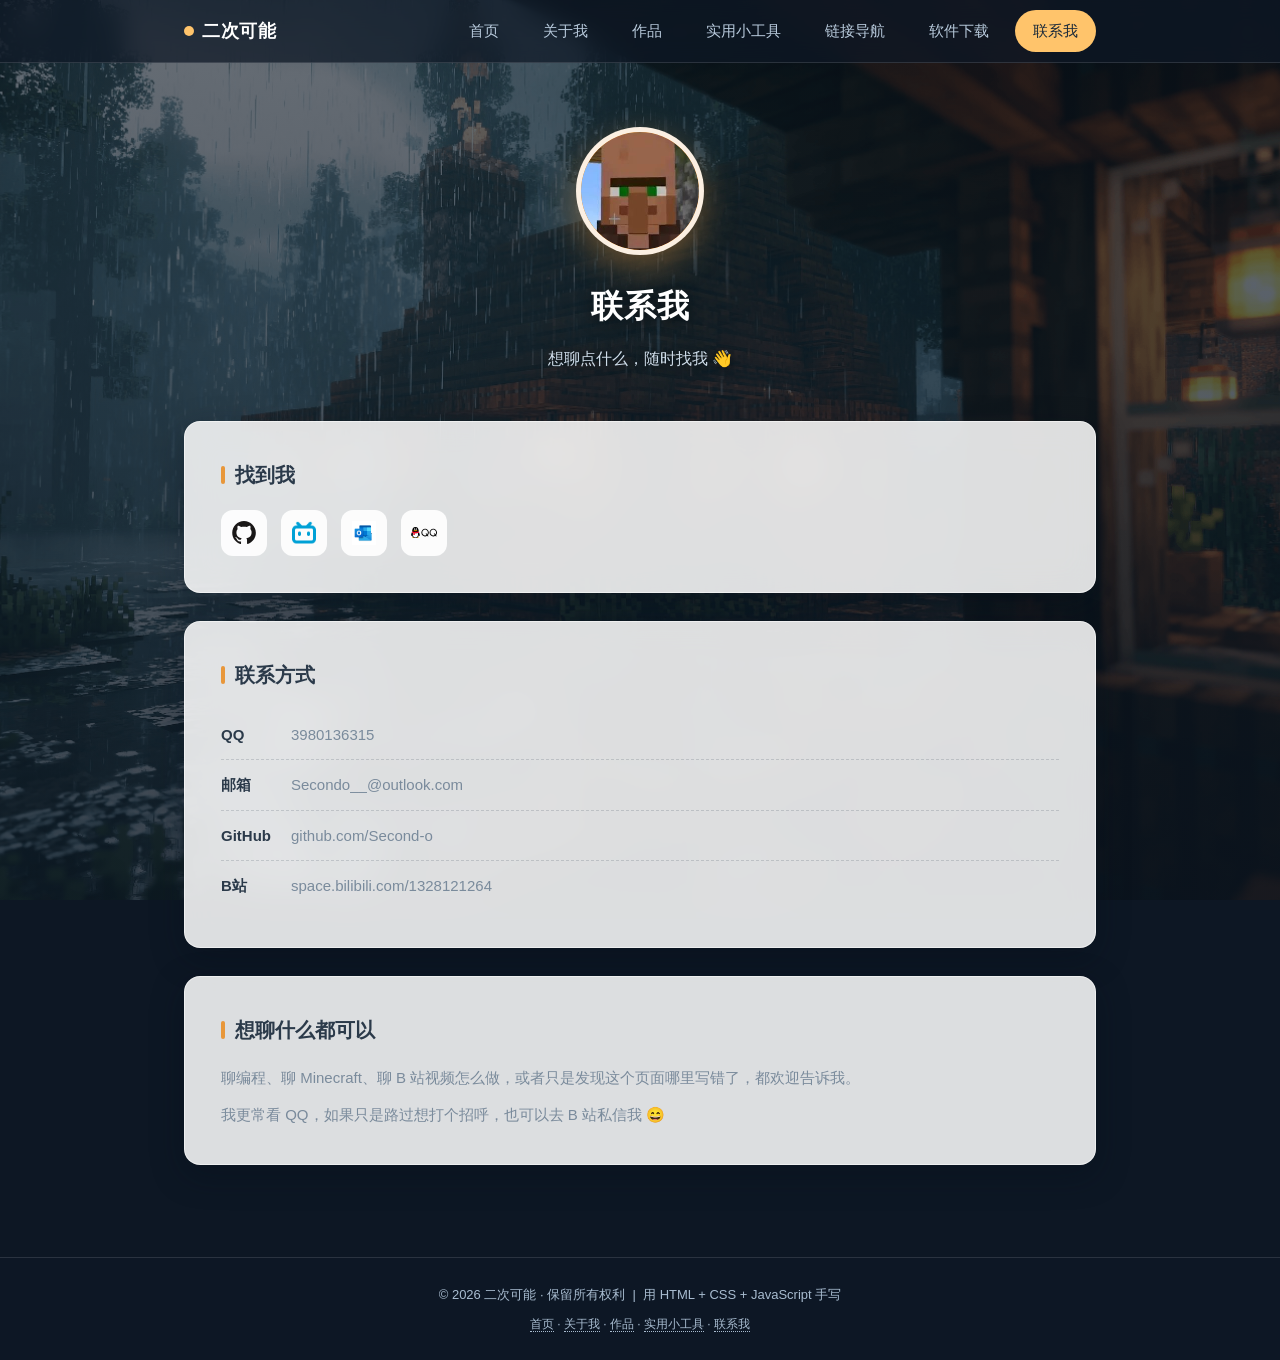
<file: contact.html>
<! -- by second -- !>
<! -- S E C O N D -- !>
<!DOCTYPE html>
<html lang="zh-CN" class="no-js">
<head>
<meta charset="UTF-8">
<meta name="viewport" content="width=device-width, initial-scale=1.0">
<meta name="description" content="联系二次可能：QQ、邮箱、GitHub 与 B 站。">
<title>二次可能 · 联系我</title>
<link rel="icon" href="photo/favicon.ico" sizes="any">
<link rel="icon" type="image/png" sizes="32x32" href="photo/favicon-32.png">
<link rel="icon" type="image/png" sizes="192x192" href="photo/icon-192.png">
<link rel="apple-touch-icon" sizes="180x180" href="photo/apple-touch-icon.png">
<link rel="stylesheet" href="css/style.css">
</head>
<body>

  <!-- 顶部导航栏 -->
  <nav class="nav">
    <div class="nav-inner">
      <a class="logo" href="index.html"><span class="logo-dot"></span>二次可能</a>
      <button class="burger" id="burger" aria-label="菜单" aria-expanded="false">
        <span></span><span></span><span></span>
      </button>
      <ul class="nav-links" id="navLinks">
        <li><a href="index.html">首页</a></li>
        <li><a href="about.html">关于我</a></li>
        <li><a href="works.html">作品</a></li>
        <li><a href="tools.html">实用小工具</a></li>
        <li><a href="wed.html">链接导航</a></li>
        <li><a href="wed.html#dl">软件下载</a></li>
        <li><a href="contact.html" class="active">联系我</a></li>
      </ul>
    </div>
  </nav>

  <!-- 头部 -->
  <header class="hero">
    <div class="avatar">
      <img src="photo/avatar.jpg" alt="二次可能的头像" style="width:100%;height:100%;object-fit:cover;object-position:center 30%;border-radius:50%;display:block;image-rendering:pixelated;">
    </div>
    <h1>联系我</h1>
    <p class="tagline">想聊点什么，随时找我 👋</p>
  </header>

  <div class="wrap">

    <!-- 社交图标 -->
    <section class="card">
      <h2>找到我</h2>
      <div class="socials">
        <a href="https://github.com/Second-o/" target="_blank" rel="noopener" title="GitHub：Second-o" aria-label="GitHub">
          <img src="photo/github-octocat.svg" alt="GitHub" class="social-logo social-logo-github">
        </a>
        <a href="https://space.bilibili.com/1328121264" target="_blank" rel="noopener" title="哔哩哔哩" aria-label="哔哩哔哩">
          <img src="photo/bili-logo.png" alt="哔哩哔哩" class="social-logo social-logo-bili">
        </a>
        <a href="mailto:Secondo__@outlook.com" title="邮箱：Secondo__@outlook.com" aria-label="邮箱">
          <img src="photo/outlook-logo.png" alt="Outlook 邮箱" class="social-logo social-logo-mail">
        </a>
        <a href="https://wpa.qq.com/msgrd?v=3&uin=3980136315&site=qq&menu=yes" target="_blank" rel="noopener" title="QQ：3980136315" aria-label="QQ">
          <img src="photo/qq-logo.svg" alt="QQ" class="social-logo">
        </a>
      </div>
    </section>

    <!-- 联系方式 -->
    <section class="card">
      <h2>联系方式</h2>
      <ul class="contact-list">
        <li><b>QQ</b><span>3980136315</span></li>
        <li><b>邮箱</b><span>Secondo__@outlook.com</span></li>
        <li><b>GitHub</b><span>github.com/Second-o</span></li>
        <li><b>B站</b><span>space.bilibili.com/1328121264</span></li>
      </ul>
    </section>

    <!-- 说明 -->
    <section class="card">
      <h2>想聊什么都可以</h2>
      <p>聊编程、聊 Minecraft、聊 B 站视频怎么做，或者只是发现这个页面哪里写错了，都欢迎告诉我。</p>
      <p>我更常看 QQ，如果只是路过想打个招呼，也可以去 B 站私信我 😄</p>
    </section>

  </div>

  <!-- 页脚 -->
  <footer>
    © 2026 二次可能 · 保留所有权利 &nbsp;|&nbsp; 用 HTML + CSS + JavaScript 手写
    <div style="margin-top:8px;font-size:12px;">
      <a href="index.html">首页</a> ·
      <a href="about.html">关于我</a> ·
      <a href="works.html">作品</a> ·
      <a href="tools.html">实用小工具</a> ·
      <a href="contact.html">联系我</a>
    </div>
  </footer>

<script defer src="js/eat-fish-together.js"></script>
<script defer src="js/site.js"></script>
</body>
</html>
</file>
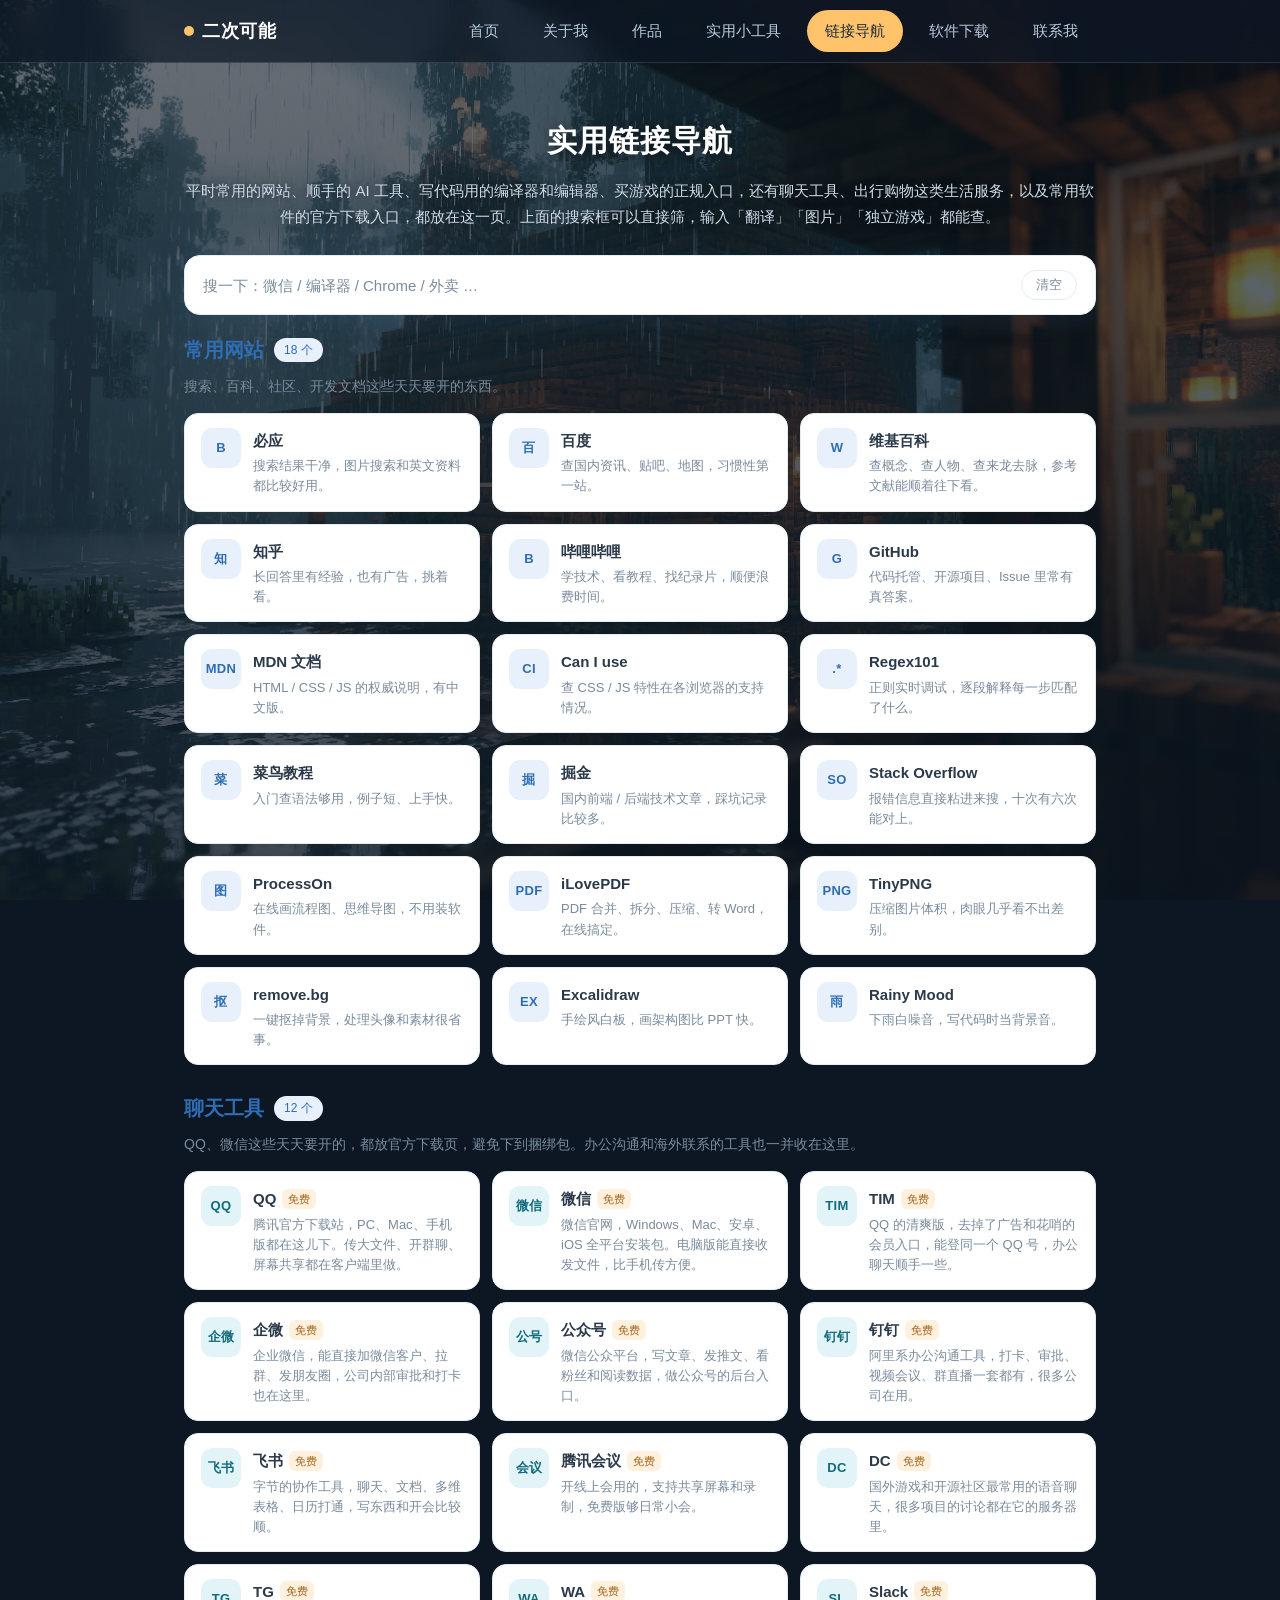
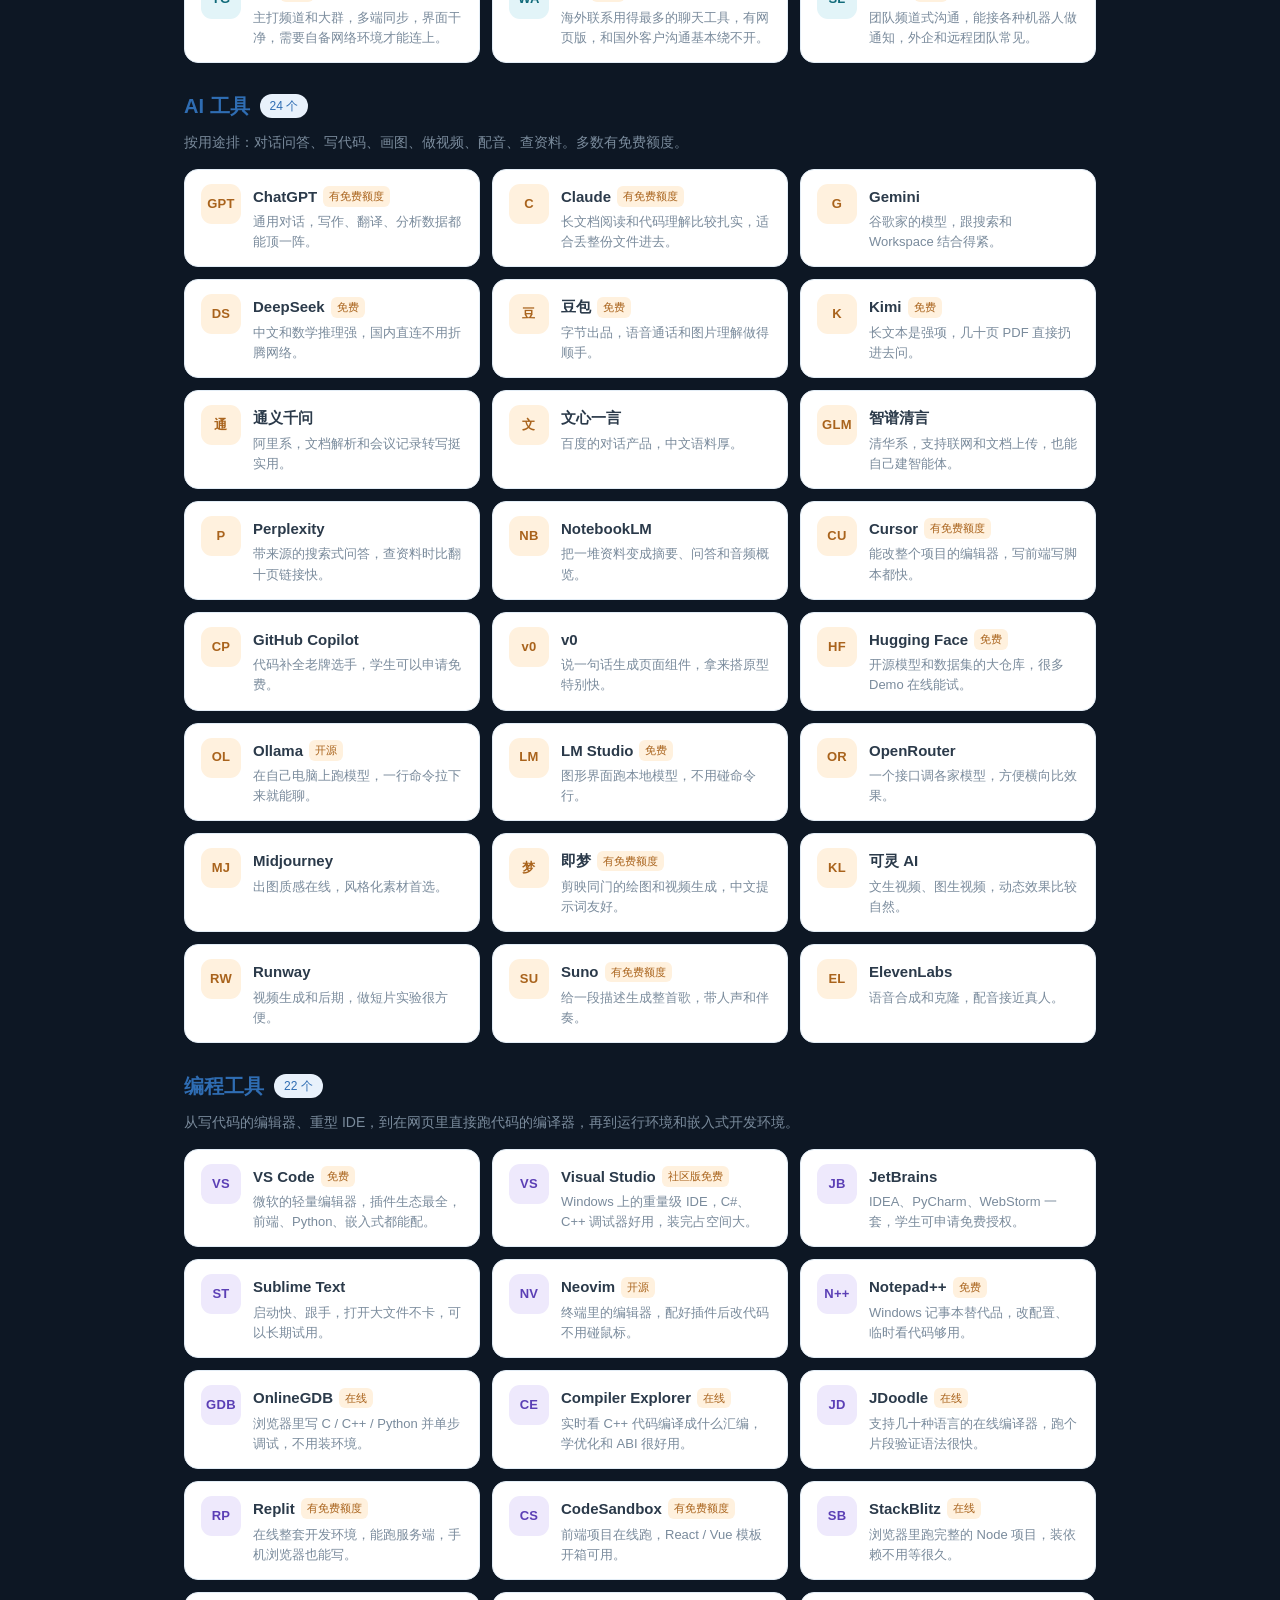
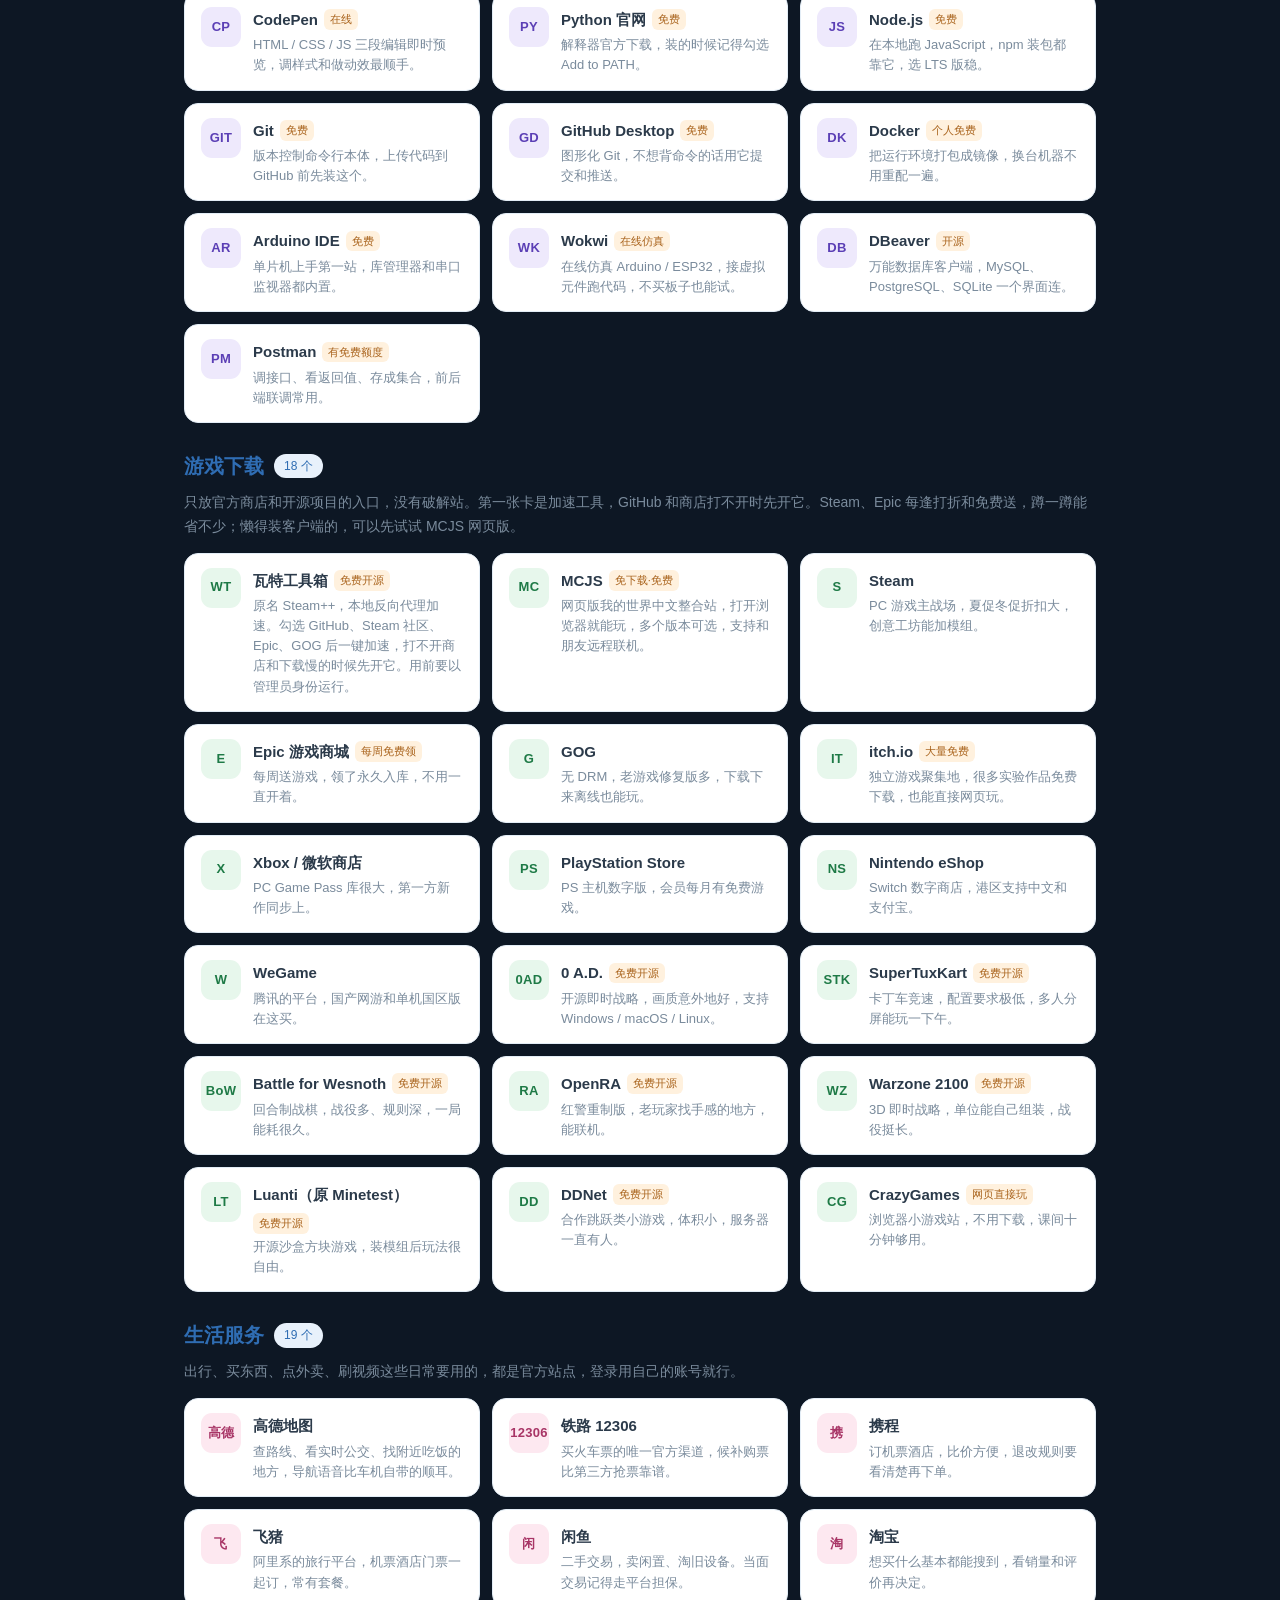
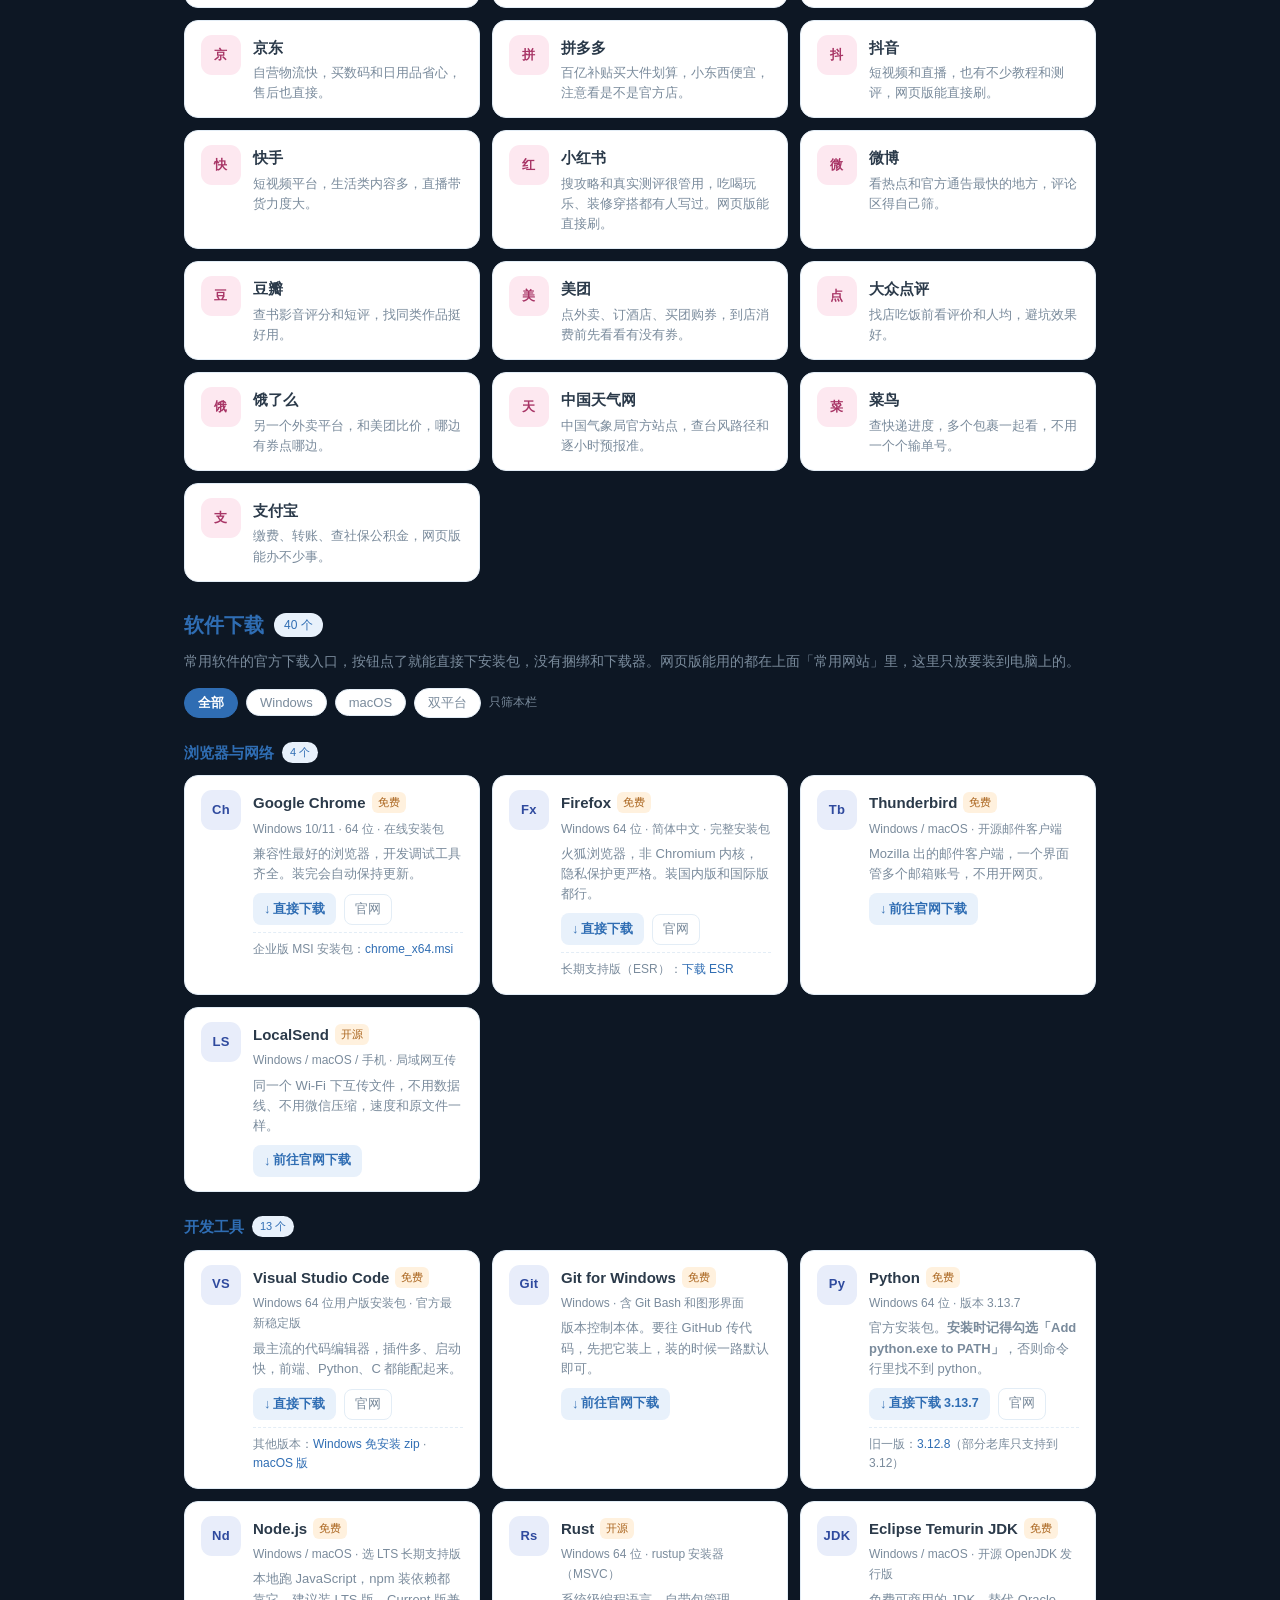
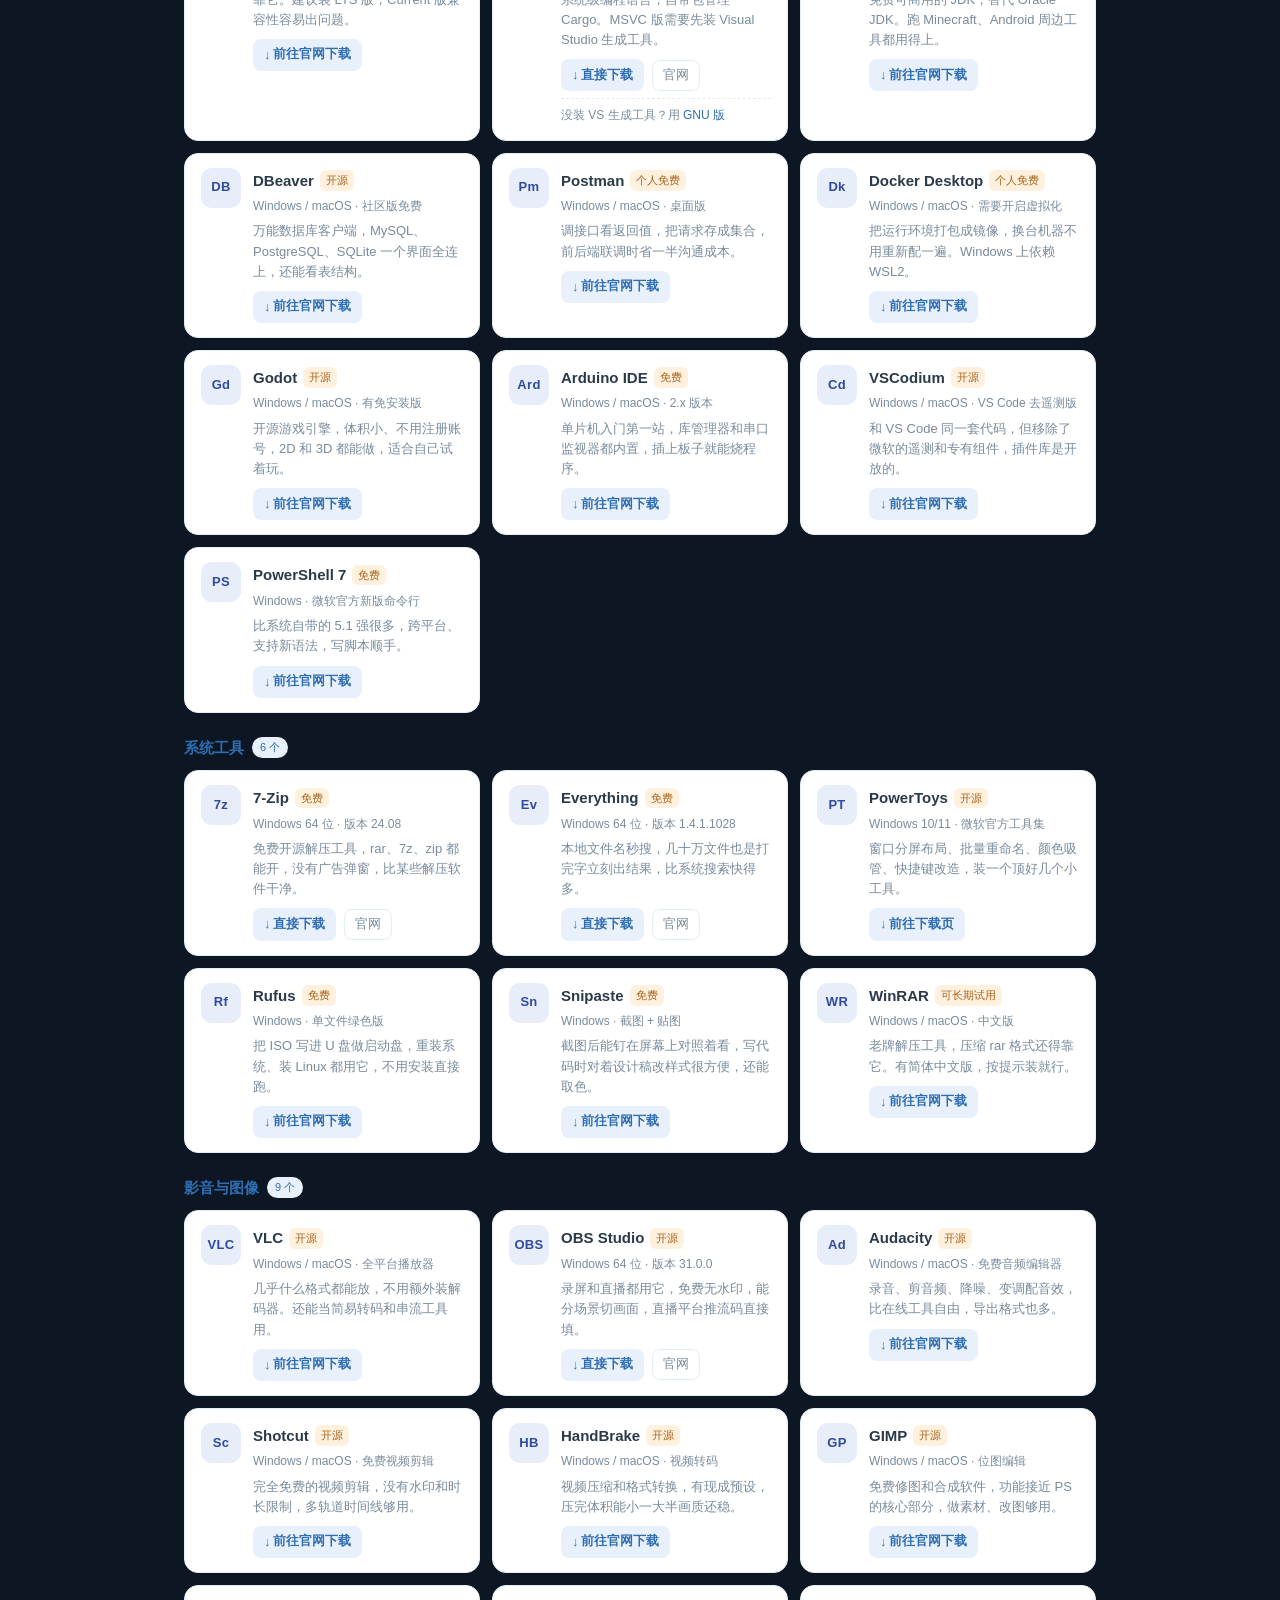
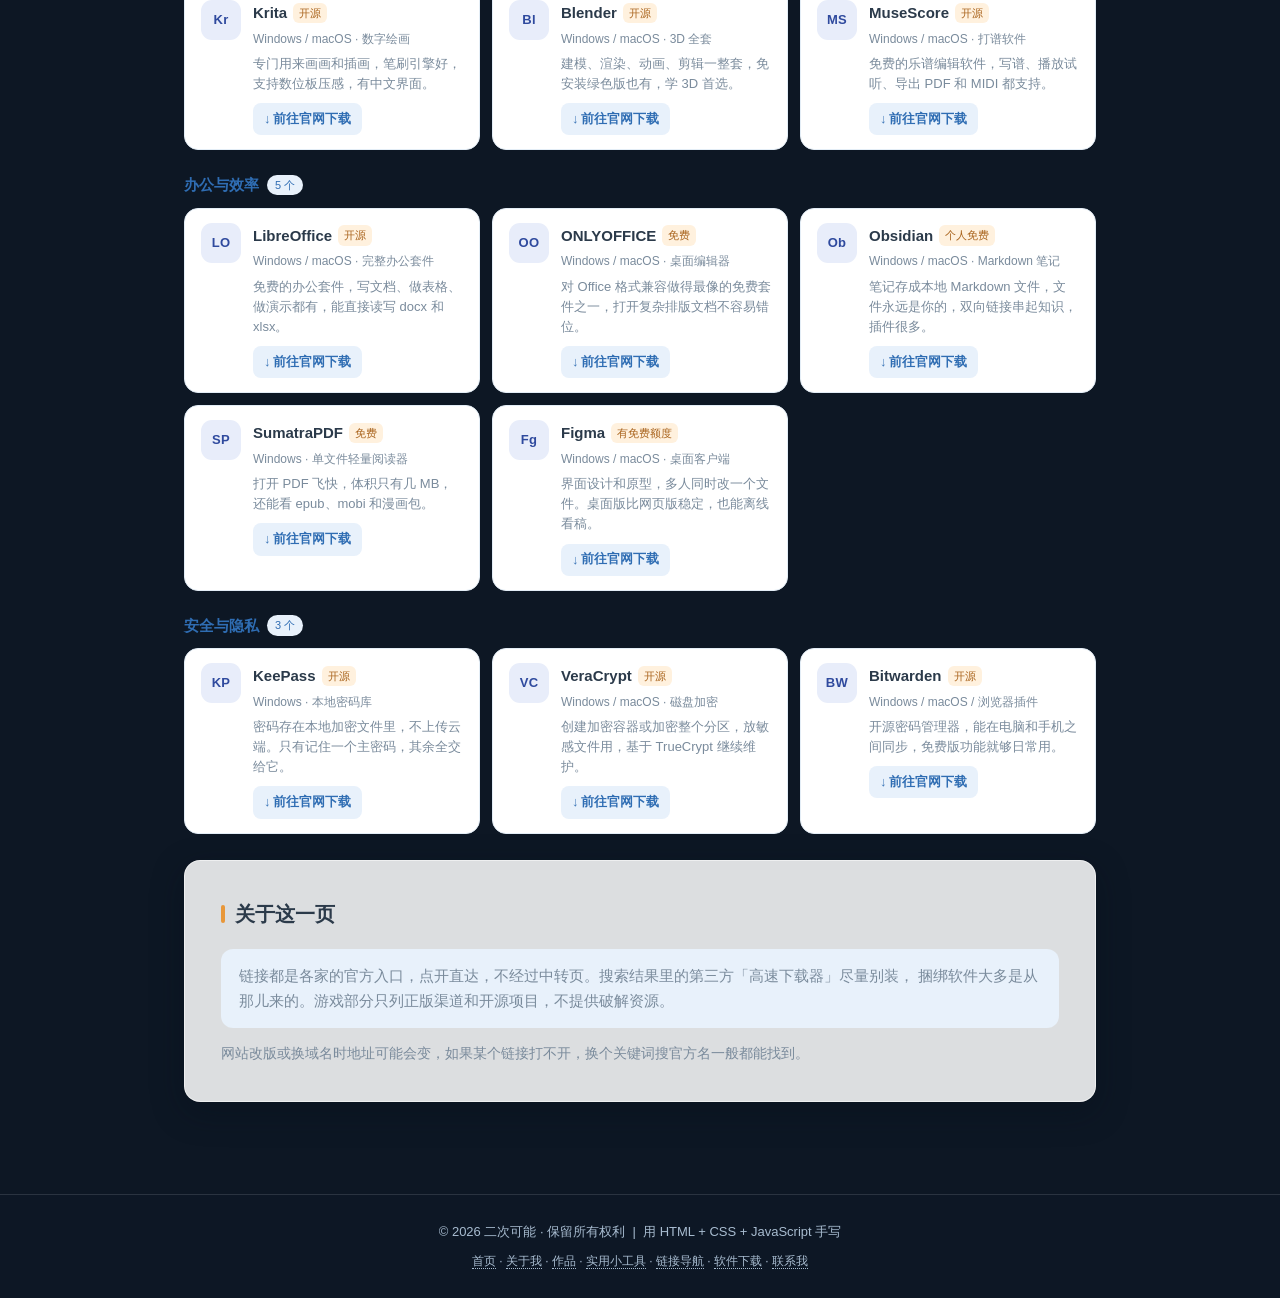
<file: download.html>
<! -- by second -- !>
<! -- S E C O N D -- !>
<!DOCTYPE html>
<html lang="zh-CN">
<head>
<meta charset="UTF-8">
<meta name="viewport" content="width=device-width,initial-scale=1">
<meta name="robots" content="noindex">
<title>软件下载 · 已并入链接导航</title>
<meta http-equiv="refresh" content="0;url=wed.html#dl">
<link rel="canonical" href="wed.html">
<style>
  @font-face{font-display:swap}
  *{box-sizing:border-box}
  body{margin:0;min-height:100vh;display:flex;align-items:center;justify-content:center;
       font-family:"PingFang SC","Microsoft YaHei",system-ui,-apple-system,sans-serif;
       background:linear-gradient(160deg,#F3F7FF 0%,#EAF1FB 55%,#F7F4EE 100%);
       color:#1F2A44;padding:24px;}
  .box{max-width:460px;width:100%;background:#fff;border:1px solid #E4EAF4;
       border-radius:18px;padding:30px 28px;text-align:center;
       box-shadow:0 14px 40px rgba(31,42,68,.10);}
  .dot{width:44px;height:44px;border-radius:13px;margin:0 auto 16px;
       background:#E8EDFA;color:#2F4A9E;display:flex;align-items:center;
       justify-content:center;font-size:20px;font-weight:700;}
  h1{font-size:19px;margin:0 0 8px;letter-spacing:.2px;}
  p{font-size:14px;line-height:1.7;color:#6B7893;margin:0 0 18px;}
  a.go{display:inline-block;background:#2F4A9E;color:#fff;text-decoration:none;
       border-radius:10px;padding:10px 22px;font-size:14px;font-weight:600;
       transition:background .2 ease;}
  a.go:hover{background:#233A7D;}
  .tip{margin-top:14px;font-size:12px;color:#98A3B8;}
</style>
</head>
<body>
  <div class="box">
    <div class="dot">↓</div>
    <h1>软件下载已并入链接导航</h1>
    <p>为了少开一个页面，40 个软件的下载入口现在收在「实用链接导航」的最后一栏，搜索框里也能直接搜软件名。</p>
    <a class="go" href="wed.html#dl">前往软件下载区</a>
    <div class="tip">没自动跳转就点上面的按钮</div>
  </div>
  <script>
    (function(){ location.replace('wed.html#dl'); })();
  </script>
</body>
</html>
</file>
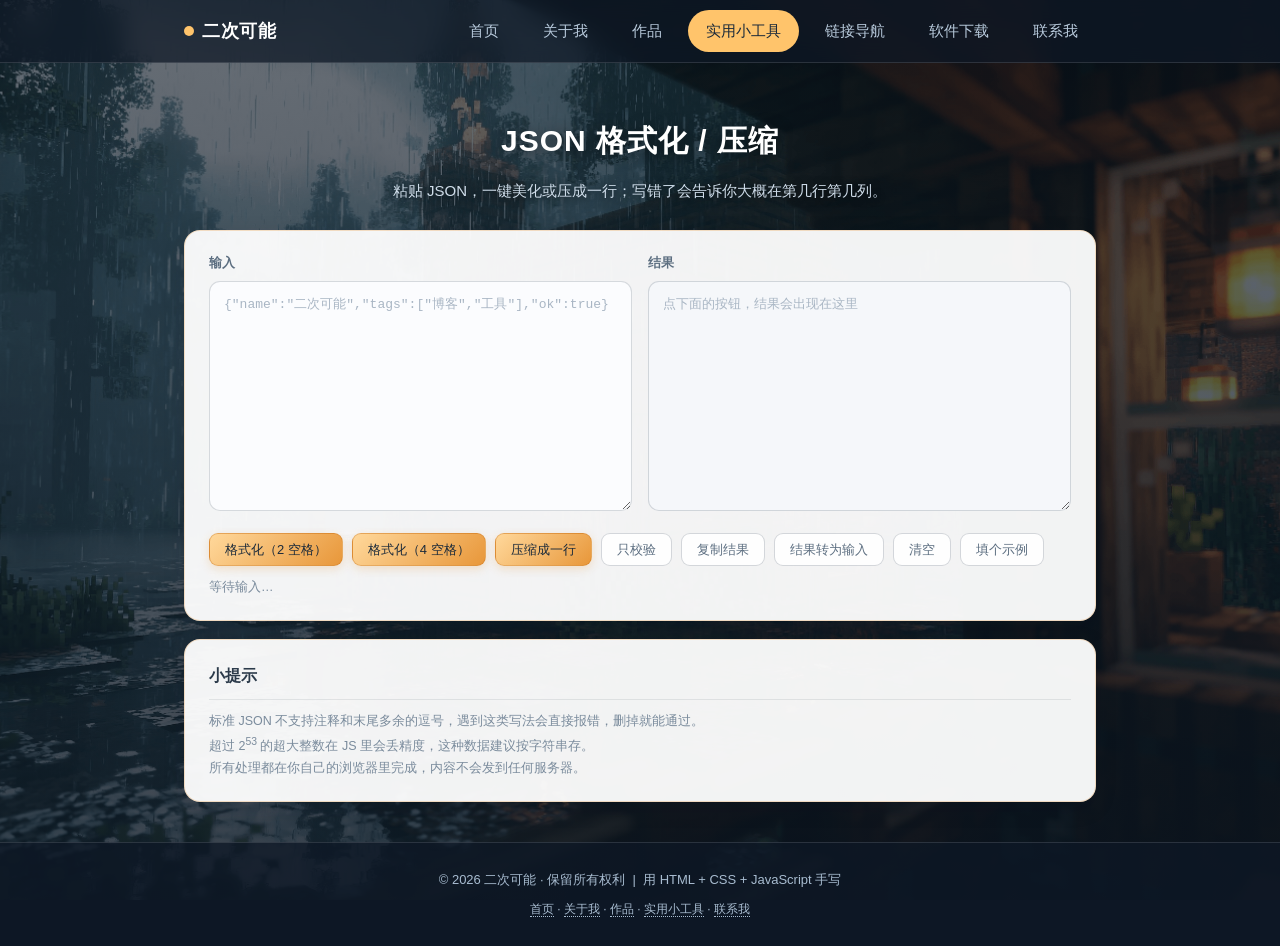
<file: json.html>
<! -- by second -- !>
<! -- S E C O N D -- !>
<!DOCTYPE html>
<html lang="zh-CN" class="no-js">
<head>
<meta charset="UTF-8">
<meta name="viewport" content="width=device-width, initial-scale=1.0">
<meta name="description" content="在线 JSON 格式化、压缩与校验，出错会指出大概的行列位置。纯前端，数据不上传。">
<title>JSON 格式化 / 压缩 · 二次可能</title>
<link rel="icon" href="photo/favicon.ico" sizes="any">
<link rel="icon" type="image/png" sizes="32x32" href="photo/favicon-32.png">
<link rel="stylesheet" href="css/style.css">
</head>
<body>

  <nav class="nav">
    <div class="nav-inner">
      <a class="logo" href="index.html"><span class="logo-dot"></span>二次可能</a>
      <button class="burger" id="burger" aria-label="菜单" aria-expanded="false">
        <span></span><span></span><span></span>
      </button>
      <ul class="nav-links" id="navLinks">
        <li><a href="index.html">首页</a></li>
        <li><a href="about.html">关于我</a></li>
        <li><a href="works.html">作品</a></li>
        <li><a href="tools.html" class="active">实用小工具</a></li>
        <li><a href="wed.html">链接导航</a></li>
        <li><a href="wed.html#dl">软件下载</a></li>
        <li><a href="contact.html">联系我</a></li>
      </ul>
    </div>
  </nav>

  <header class="page-head">
    <h1>JSON 格式化 / 压缩</h1>
    <p>粘贴 JSON，一键美化或压成一行；写错了会告诉你大概在第几行第几列。</p>
  </header>

  <div class="tool-main">

    <section class="tool-panel">
      <div class="tool-grid2">
        <div>
          <label class="fl" for="in">输入</label>
          <textarea id="in" class="ta" spellcheck="false" placeholder='{"name":"二次可能","tags":["博客","工具"],"ok":true}'></textarea>
        </div>
        <div>
          <label class="fl" for="out">结果</label>
          <textarea id="out" class="ta" spellcheck="false" readonly placeholder="点下面的按钮，结果会出现在这里"></textarea>
        </div>
      </div>

      <div class="bar">
        <button class="tb" data-act="pretty2">格式化（2 空格）</button>
        <button class="tb" data-act="pretty4">格式化（4 空格）</button>
        <button class="tb" data-act="minify">压缩成一行</button>
        <button class="tb ghost" data-act="check">只校验</button>
        <button class="tb ghost" data-act="copy">复制结果</button>
        <button class="tb ghost" data-act="swap">结果转为输入</button>
        <button class="tb ghost" data-act="clear">清空</button>
        <button class="tb ghost" data-act="sample">填个示例</button>
      </div>

      <div class="msg" id="msg"></div>
      <p class="hint" id="stat">等待输入…</p>
    </section>

    <section class="tool-panel">
      <h2>小提示</h2>
      <p class="hint">
        标准 JSON 不支持注释和末尾多余的逗号，遇到这类写法会直接报错，删掉就能通过。<br>
        超过 2<sup>53</sup> 的超大整数在 JS 里会丢精度，这种数据建议按字符串存。<br>
        所有处理都在你自己的浏览器里完成，内容不会发到任何服务器。
      </p>
    </section>

  </div>

  <footer>
    © 2026 二次可能 · 保留所有权利 &nbsp;|&nbsp; 用 HTML + CSS + JavaScript 手写
    <div style="margin-top:8px;font-size:12px;">
      <a href="index.html">首页</a> ·
      <a href="about.html">关于我</a> ·
      <a href="works.html">作品</a> ·
      <a href="tools.html">实用小工具</a> ·
      <a href="contact.html">联系我</a>
    </div>
  </footer>

<script defer src="js/site.js"></script>
<script>
(function () {
  'use strict';
  var input = document.getElementById('in');
  var out = document.getElementById('out');
  var msg = document.getElementById('msg');
  var stat = document.getElementById('stat');

  function show(kind, text) {
    msg.className = 'msg show ' + kind;
    msg.textContent = text;
  }
  function hide() {
    msg.className = 'msg';
    msg.textContent = '';
  }

  // 从报错信息里找出位置，换算成行列
  function locate(err, text) {
    var s = String((err && err.message) || err);
    var m = /position\s+(\d+)/i.exec(s);
    if (m) {
      var idx = parseInt(m[1], 10);
      var before = text.slice(0, idx);
      var line = before.split('\n').length;
      var col = idx - before.lastIndexOf('\n');
      return '第 ' + line + ' 行第 ' + col + ' 列附近';
    }
    m = /line\s+(\d+)\s+column\s+(\d+)/i.exec(s);
    if (m) return '第 ' + m[1] + ' 行第 ' + m[2] + ' 列附近';
    return '';
  }

  function humanErr(err, text) {
    var s = String((err && err.message) || err);
    var pos = locate(err, text);
    var zh = 'JSON 格式有误';
    if (/Unexpected end of (JSON )?input/i.test(s)) zh = '内容没写完，可能少了右括号或引号';
    else if (/Unexpected token/i.test(s)) zh = '出现了不该出现的字符';
    else if (/Expected property name/i.test(s)) zh = '对象里的键需要加双引号';
    else if (/Expected .* after/i.test(s)) zh = '缺少逗号或括号';
    else if (/is not valid JSON/i.test(s)) zh = '这不是合法的 JSON';
    else if (/Unexpected non-whitespace/i.test(s)) zh = 'JSON 结束后还有多余内容';
    return zh + (pos ? '（' + pos + '）' : '') + '：' + s;
  }

  function parse() {
    var text = input.value;
    if (!text.trim()) {
      out.value = '';
      stat.textContent = '等待输入…';
      hide();
      return null;
    }
    try {
      var data = JSON.parse(text);
      hide();
      return data;
    } catch (err) {
      out.value = '';
      show('err', humanErr(err, text));
      stat.textContent = '解析失败，共 ' + text.length + ' 个字符';
      return undefined;
    }
  }

  function put(text) {
    out.value = text;
    stat.textContent = '输入 ' + input.value.length + ' 字符 → 输出 ' +
      text.length + ' 字符' + (input.value.length ? '（' + Math.round(text.length / input.value.length * 100) + '%）' : '');
  }

  var acts = {
    pretty2: function () {
      var d = parse();
      if (d === undefined) return;
      if (d === null) return;
      put(JSON.stringify(d, null, 2));
      show('ok', '已格式化，缩进 2 个空格');
    },
    pretty4: function () {
      var d = parse();
      if (d === undefined || d === null) return;
      put(JSON.stringify(d, null, 4));
      show('ok', '已格式化，缩进 4 个空格');
    },
    minify: function () {
      var d = parse();
      if (d === undefined || d === null) return;
      put(JSON.stringify(d));
      show('ok', '已压缩成一行，去掉了所有多余空白');
    },
    check: function () {
      var d = parse();
      if (d === undefined) return;
      if (d === null) { show('warn', '还没有内容可以校验'); return; }
      var type = Array.isArray(d) ? '数组（' + d.length + ' 项）'
        : (d && typeof d === 'object') ? '对象（' + Object.keys(d).length + ' 个键）'
        : typeof d;
      show('ok', '格式正确，顶层是' + type);
      stat.textContent = '共 ' + input.value.length + ' 个字符';
    },
    copy: function () {
      var text = out.value;
      if (!text) { show('warn', '结果还是空的，先点一个格式化按钮'); return; }
      var done = function (ok) {
        if (ok) show('ok', '结果已复制到剪贴板');
        else show('err', '复制失败，请手动选中结果后复制');
      };
      if (navigator.clipboard && navigator.clipboard.writeText) {
        navigator.clipboard.writeText(text).then(function () { done(true); }, function () { done(false); });
      } else {
        out.removeAttribute('readonly');
        out.select();
        var ok = false;
        try { ok = document.execCommand('copy'); } catch (e) { ok = false; }
        out.setAttribute('readonly', 'readonly');
        done(ok);
      }
    },
    swap: function () {
      if (!out.value) { show('warn', '结果还是空的，没有可以搬回去的内容'); return; }
      input.value = out.value;
      hide();
      stat.textContent = '已把结果移回输入框，共 ' + input.value.length + ' 个字符';
    },
    clear: function () {
      input.value = '';
      out.value = '';
      hide();
      stat.textContent = '已清空';
    },
    sample: function () {
      input.value = JSON.stringify({
        name: '二次可能',
        site: '个人博客',
        tags: ['HTML', 'CSS', 'JavaScript'],
        works: [{ title: '嵌入式播放器', year: 2026 }],
        tip: '点上面的按钮试试格式化'
      }, null, 1).replace(/\n {1}/g, '\n  ');
      // 故意留一点紧凑格式，方便演示格式化效果
      input.value = '{"name":"二次可能","tags":["HTML","CSS","JavaScript"],"works":[{"title":"嵌入式播放器","year":2026}],"ok":true}';
      out.value = '';
      hide();
      stat.textContent = '已填入示例，试试「格式化（2 空格）」';
    }
  };

  document.querySelector('.tool-panel .bar').addEventListener('click', function (e) {
    var btn = e.target.closest('button[data-act]');
    if (!btn) return;
    var fn = acts[btn.getAttribute('data-act')];
    if (fn) fn();
  });

  input.addEventListener('keydown', function (e) {
    if ((e.ctrlKey || e.metaKey) && e.key === 'Enter') {
      e.preventDefault();
      acts.pretty2();
    }
  });
})();
</script>
</body>
</html>
</file>
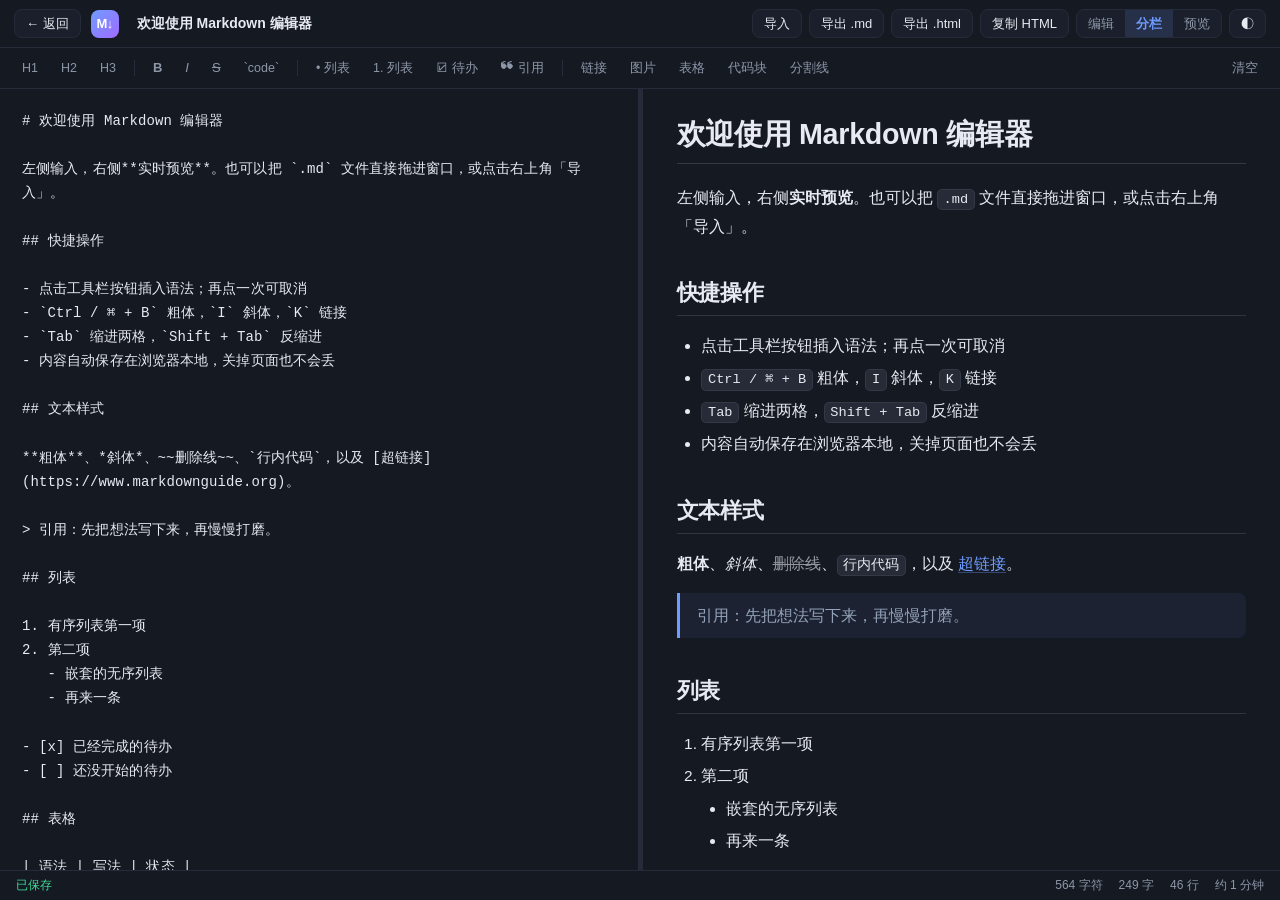
<file: markdown.html>
<! -- by second -- !>
<! -- S E C O N D -- !>
<!DOCTYPE html>
<html lang="zh-CN" data-theme="dark">
<head>
<meta charset="utf-8">
<meta name="viewport" content="width=device-width, initial-scale=1">
<title>Markdown 编辑器 · 实时预览</title>
<style>
*{box-sizing:border-box}
:root{
  --bg:#0e1014; --panel:#151922; --panel2:#1a1f2b; --border:#252b38;
  --text:#e7eaf0; --muted:#8d97a8; --accent:#6f9cff; --accent-soft:rgba(111,156,255,.14);
  --ok:#3ddc97;
}
[data-theme="light"]{
  --bg:#eef1f5; --panel:#ffffff; --panel2:#f4f6f9; --border:#e0e5ec;
  --text:#1e2430; --muted:#6a7482; --accent:#2f6df6; --accent-soft:rgba(47,109,246,.1);
  --ok:#12a06a;
}
html,body{height:100%;margin:0}
body{
  font-family:-apple-system,BlinkMacSystemFont,"Segoe UI","PingFang SC","Hiragino Sans GB","Microsoft YaHei",sans-serif;
  background:var(--bg); color:var(--text); overflow:hidden;
  -webkit-font-smoothing:antialiased;
}
.app{height:100vh;display:flex;flex-direction:column}

/* ---------- 顶栏 ---------- */
.topbar{
  flex:0 0 auto;display:flex;align-items:center;gap:10px;
  padding:9px 14px;background:var(--panel);border-bottom:1px solid var(--border);
  flex-wrap:wrap;
}
.brand{display:flex;align-items:center;gap:9px;min-width:0;flex:0 1 auto}
.logo{
  width:28px;height:28px;border-radius:8px;flex:0 0 auto;
  background:linear-gradient(135deg,var(--accent),#a06bff);
  color:#fff;font-weight:700;font-size:13px;
  display:flex;align-items:center;justify-content:center;
  letter-spacing:-.5px;
}
.doc-title{
  font:inherit;font-size:14px;font-weight:600;
  background:transparent;border:1px solid transparent;border-radius:7px;
  color:var(--text);padding:5px 8px;min-width:120px;max-width:280px;width:22vw;
  outline:none;
}
.doc-title:hover{border-color:var(--border)}
.doc-title:focus{border-color:var(--accent);background:var(--panel2)}
.actions{display:flex;align-items:center;gap:7px;margin-left:auto;flex-wrap:wrap}
.btn{
  font:inherit;font-size:13px;line-height:1;
  background:var(--panel2);color:var(--text);
  border:1px solid var(--border);border-radius:8px;
  padding:7px 11px;cursor:pointer;white-space:nowrap;
  transition:background .15,border-color .15,color .15,transform .08;
}
.btn:hover{border-color:var(--accent);color:var(--accent)}
.btn:active{transform:translateY(1px)}
.btn.ok{color:var(--ok);border-color:var(--ok)}
a.btn{text-decoration:none;display:inline-flex;align-items:center}
.btn.back{flex:0 0 auto}
.seg{display:flex;background:var(--panel2);border:1px solid var(--border);border-radius:8px;overflow:hidden}
.seg button{
  font:inherit;font-size:13px;line-height:1;background:transparent;color:var(--muted);
  border:0;padding:7px 11px;cursor:pointer;transition:background .15s,color .15s;
}
.seg button:hover{color:var(--text)}
.seg button.on{background:var(--accent-soft);color:var(--accent);font-weight:600}

/* ---------- 工具栏 ---------- */
.toolbar{
  flex:0 0 auto;display:flex;align-items:center;gap:3px;
  padding:6px 12px;background:var(--panel);border-bottom:1px solid var(--border);
  overflow-x:auto;overflow-y:hidden;scrollbar-width:none;
}
.toolbar::-webkit-scrollbar{display:none}
.toolbar button{
  font:inherit;font-size:12.5px;line-height:1;
  background:transparent;color:var(--muted);
  border:1px solid transparent;border-radius:7px;
  padding:6px 9px;cursor:pointer;white-space:nowrap;
  transition:background .12s,color .12s;
}
.toolbar button:hover{background:var(--panel2);color:var(--accent)}
.toolbar button:active{background:var(--accent-soft)}
.toolbar b,.toolbar i,.toolbar s{font-size:13px}
.toolbar .sep{width:1px;height:16px;background:var(--border);margin:0 5px;flex:0 0 auto}
.toolbar .grow{flex:1 1 auto}

/* ---------- 工作区 ---------- */
.workspace{flex:1 1 auto;display:flex;min-height:0;background:var(--bg)}
.pane{flex:1 1 0;min-width:0;display:flex;overflow:hidden}
.pane-edit{background:var(--panel)}
#editor{
  flex:1 1 auto;width:100%;height:100%;
  border:0;outline:none;resize:none;
  background:transparent;color:var(--text);
  font-family:ui-monospace,SFMono-Regular,Menlo,Consolas,"Liberation Mono","Courier New",monospace;
  font-size:14px;line-height:1.72;letter-spacing:.1px;
  padding:20px 22px;tab-size:2;white-space:pre-wrap;overflow-wrap:break-word;
}
#editor::placeholder{color:var(--muted);opacity:.7}
.splitter{
  flex:0 0 5px;cursor:col-resize;background:var(--border);
  transition:background .15s;
}
.splitter:hover,.splitter:active{background:var(--accent)}
.pane-preview{overflow-y:auto;background:var(--panel);border-left:0}
.pane-preview::-webkit-scrollbar,.pane-edit textarea::-webkit-scrollbar{width:10px}
.pane-preview::-webkit-scrollbar-thumb{background:var(--border);border-radius:6px;border:3px solid var(--panel)}

[data-view="edit"] .pane-preview,[data-view="edit"] .splitter{display:none}
[data-view="preview"] .pane-edit,[data-view="preview"] .splitter{display:none}
[data-view="preview"] .pane-preview{border-left:0}

/* ---------- 状态栏 ---------- */
.statusbar{
  flex:0 0 auto;display:flex;align-items:center;gap:16px;
  padding:6px 16px;background:var(--panel);border-top:1px solid var(--border);
  font-size:12px;color:var(--muted);
}
.statusbar .grow{flex:1 1 auto}
#statSave{transition:color .2s}
#statSave.ok{color:var(--ok)}

/* ---------- 拖拽遮罩 ---------- */
.drop-mask{
  position:fixed;inset:0;z-index:50;display:none;
  align-items:center;justify-content:center;
  background:rgba(10,14,22,.72);backdrop-filter:blur(3px);
  font-size:16px;font-weight:600;color:#fff;
}
.drop-mask.show{display:flex}
.drop-mask div{
  border:2px dashed rgba(255,255,255,.5);border-radius:16px;
  padding:34px 52px;background:rgba(255,255,255,.06);
}

@media (max-width:760px){
  .doc-title{width:34vw}
  .actions{gap:5px}
  .btn,.seg button{padding:6px 8px;font-size:12px}
  .workspace{flex-direction:column}
  .pane-edit,.pane-preview{flex:1 1 50%}
  .splitter{display:none}
  [data-view="split"] .pane-edit{border-bottom:1px solid var(--border)}
  [data-view="split"] .pane-preview{border-left:0}
}
</style>

<!-- 预览样式：导出 HTML 时会被一并写入 -->
<style id="preview-style">
.markdown-body{
  padding:26px 34px 90px;font-size:15.5px;line-height:1.78;
  word-wrap:break-word;max-width:860px;margin:0 auto;
}
.markdown-body > *:first-child{margin-top:0}
.markdown-body h1,.markdown-body h2,.markdown-body h3,
.markdown-body h4,.markdown-body h5,.markdown-body h6{
  line-height:1.35;margin:1.7em 0 .7em;font-weight:650;letter-spacing:-.01em;
  scroll-margin-top:20px;
}
.markdown-body h1{font-size:1.85em;padding-bottom:.35em;border-bottom:1px solid currentColor;border-color:rgba(128,140,160,.28)}
.markdown-body h2{font-size:1.45em;padding-bottom:.3em;border-bottom:1px solid rgba(128,140,160,.24)}
.markdown-body h3{font-size:1.2em}
.markdown-body h4{font-size:1.05em}
.markdown-body h5,.markdown-body h6{font-size:.95em;color:#7b8698}
.markdown-body p{margin:0 0 1em}
.markdown-body a{color:#6f9cff;text-decoration:none;border-bottom:1px solid rgba(111,156,255,.35)}
.markdown-body a:hover{border-bottom-color:#6f9cff}
.markdown-body strong{font-weight:680}
.markdown-body del{opacity:.6}
.markdown-body hr{
  height:1px;border:0;margin:2em 0;
  background:rgba(128,140,160,.28);
}
.markdown-body ul,.markdown-body ol{margin:0 0 1em;padding-left:1.6em}
.markdown-body li{margin:.3em 0}
.markdown-body li > ul,.markdown-body li > ol{margin:.3em 0}
.markdown-body ul{list-style:disc}
.markdown-body ul ul{list-style:circle}
.markdown-body ol{list-style:decimal}
.markdown-body li.md-task{list-style:none;margin-left:-1.45em}
.markdown-body li.md-task input{margin-right:.5em;vertical-align:middle;accent-color:#6f9cff}
.markdown-body blockquote{
  margin:0 0 1em;padding:.55em 1.1em;
  border-left:3px solid #6f9cff;
  background:rgba(111,156,255,.07);
  border-radius:0 8px 8px 0;
  color:#93a2b8;
}
.markdown-body blockquote p:last-child{margin-bottom:0}
.markdown-body blockquote blockquote{margin-top:.6em}
.markdown-body code{
  font-family:ui-monospace,SFMono-Regular,Menlo,Consolas,"Liberation Mono",monospace;
  font-size:.88em;padding:.16em .42em;border-radius:5px;
  background:rgba(128,140,160,.16);
  border:1px solid rgba(128,140,160,.14);
}
.markdown-body pre{
  margin:0 0 1.2em;padding:15px 18px;overflow-x:auto;
  background:#12161f;border:1px solid rgba(128,140,160,.18);
  border-radius:12px;line-height:1.6;
}
.markdown-body pre code{
  padding:0;border:0;background:none;font-size:.86em;color:#d8e0ee;
  white-space:pre;
}
.markdown-body .md-table-wrap{
  margin:0 0 1.2em;overflow-x:auto;
  border:1px solid rgba(128,140,160,.24);border-radius:11px;
}
.markdown-body table{border-collapse:collapse;width:100%;font-size:.94em}
.markdown-body th,.markdown-body td{
  padding:9px 14px;text-align:left;
  border-bottom:1px solid rgba(128,140,160,.18);
  border-right:1px solid rgba(128,140,160,.12);
}
.markdown-body th:last-child,.markdown-body td:last-child{border-right:0}
.markdown-body tr:last-child td{border-bottom:0}
.markdown-body thead th{
  background:rgba(128,140,160,.12);font-weight:640;white-space:nowrap;
}
.markdown-body tbody tr:hover{background:rgba(128,140,160,.06)}
.markdown-body img{max-width:100%;height:auto;border-radius:10px;margin:.3em 0}
.markdown-body .md-empty{color:#8d97a8;font-style:normal}
</style>
</head>
<body>
<div class="app">

  <header class="topbar">
    <a href="tools.html" class="btn back" title="返回实用小工具">← 返回</a>
    <div class="brand">
      <span class="logo">M↓</span>
      <input id="docTitle" class="doc-title" value="未命名文档" spellcheck="false" aria-label="文档名称">
    </div>
    <div class="actions">
      <button id="btnImport" class="btn" title="从本地选择 .md 文件">导入</button>
      <input id="fileInput" type="file" accept=".md,.markdown,.txt,text/markdown" hidden>
      <button id="btnExportMd" class="btn" title="下载 Markdown 源文件">导出 .md</button>
      <button id="btnExportHtml" class="btn" title="下载带样式的 HTML">导出 .html</button>
      <button id="btnCopyHtml" class="btn" title="复制带样式的 HTML 到剪贴板">复制 HTML</button>
      <div class="seg" id="viewSeg">
        <button data-view="edit">编辑</button>
        <button data-view="split" class="on">分栏</button>
        <button data-view="preview">预览</button>
      </div>
      <button id="btnTheme" class="btn" title="切换深色 / 浅色">◐</button>
    </div>
  </header>

  <div class="toolbar" id="toolbar">
    <button data-act="h1" title="一级标题">H1</button>
    <button data-act="h2" title="二级标题">H2</button>
    <button data-act="h3" title="三级标题">H3</button>
    <span class="sep"></span>
    <button data-act="bold" title="粗体（Ctrl+B）"><b>B</b></button>
    <button data-act="italic" title="斜体（Ctrl+I）"><i>I</i></button>
    <button data-act="strike" title="删除线"><s>S</s></button>
    <button data-act="code" title="行内代码">`code`</button>
    <span class="sep"></span>
    <button data-act="ul" title="无序列表">• 列表</button>
    <button data-act="ol" title="有序列表">1. 列表</button>
    <button data-act="task" title="任务列表">☑ 待办</button>
    <button data-act="quote" title="引用">❝ 引用</button>
    <span class="sep"></span>
    <button data-act="link" title="超链接（Ctrl+K）">链接</button>
    <button data-act="image" title="图片">图片</button>
    <button data-act="table" title="表格">表格</button>
    <button data-act="codeblock" title="代码块">代码块</button>
    <button data-act="hr" title="分割线">分割线</button>
    <span class="grow"></span>
    <button data-act="clear" title="清空当前内容">清空</button>
  </div>

  <main class="workspace" id="workspace" data-view="split">
    <section class="pane pane-edit">
      <textarea id="editor" spellcheck="false" placeholder="在此粘贴或拖入 Markdown 文本…"></textarea>
    </section>
    <div class="splitter" id="splitter" title="拖动调整宽度"></div>
    <section class="pane pane-preview">
      <article id="preview" class="markdown-body"></article>
    </section>
  </main>

  <footer class="statusbar">
    <span id="statSave">已就绪</span>
    <span class="grow"></span>
    <span id="statChars">0 字符</span>
    <span id="statWords">0 字</span>
    <span id="statLines">0 行</span>
    <span id="statRead">约 0 分钟</span>
  </footer>

</div>

<div class="drop-mask" id="dropMask"><div>松开鼠标导入 Markdown 文件</div></div>

<script>/* ==========================================================
   MiniMarkdown —— 零依赖的 Markdown 解析器
   ----------------------------------------------------------
   支持：标题、粗体、斜体、删除线、行内代码、围栏代码块、
        链接、图片、引用、有序/无序列表（可嵌套）、任务列表、
        表格（含对齐）、分割线、段落内换行、反斜杠转义。
   特点：不引入任何外部库，离线可用；默认转义 HTML，防止注入。
   ========================================================== */
;(function (global) {
  'use strict';

  function escapeHtml(s) {
    return String(s == null ? '' : s)
      .replace(/&/g, '&amp;')
      .replace(/</g, '&lt;')
      .replace(/>/g, '&gt;')
      .replace(/"/g, '&quot;');
  }

  function slug(s) {
    return String(s)
      .replace(/[*_`~]/g, '')
      .toLowerCase()
      .replace(/[^\w\u4e00-\u9fa5]+/g, '-')
      .replace(/^-+|-+$/g, '')
      .slice(0, 60) || 'section';
  }

  /* ---------------- 行内解析 ---------------- */

  function parseInline(text) {
    var stash = [];
    function keep(html) {
      stash.push(html);
      return '\u0000' + (stash.length - 1) + '\u0000';
    }

    var t = String(text == null ? '' : text);

    // 1) 行内代码（最先，内部不再解析）
    t = t.replace(/(`+)([\s\S]*?)\1/g, function (m, ticks, code) {
      return keep('<code>' + escapeHtml(code.replace(/^ | $/g, '')) + '</code>');
    });

    // 2) 反斜杠转义
    t = t.replace(/\\([\\`*_{}\[\]()#+\-.!~>|])/g, function (m, ch) {
      return keep(escapeHtml(ch));
    });

    // URL 允许一层成对括号，如 javascript:alert(1)
    var URL_PART = '((?:[^()\\s<>]|\\([^()\\s]*\\))+)';

    // 3) 图片
    t = t.replace(new RegExp('!\\[([^\\]]*)\\]\\(\\s*<?' + URL_PART + '>?(?:\\s+["\']([^"\']*)["\'])?\\s*\\)', 'g'),
      function (m, alt, src, title) {
        return keep('<img src="' + escapeHtml(src) + '" alt="' + escapeHtml(alt) + '"' +
          (title ? ' title="' + escapeHtml(title) + '"' : '') + '>');
      });

    // 4) 链接
    t = t.replace(new RegExp('\\[([^\\]]*)\\]\\(\\s*<?' + URL_PART + '>?(?:\\s+["\']([^"\']*)["\'])?\\s*\\)', 'g'),
      function (m, label, href, title) {
        var safe = /^(https?:\/\/|mailto:|#|\/|\.\/|\.\.\/)/i.test(href) ? href : '#';
        return keep('<a href="' + escapeHtml(safe) + '"' +
          (title ? ' title="' + escapeHtml(title) + '"' : '') +
          ' target="_blank" rel="noopener">' + escapeHtml(label) + '</a>');
      });

    // 5) 裸链接 <https://...>
    t = t.replace(/<(https?:\/\/[^\s>]+)>/g, function (m, url) {
      return keep('<a href="' + escapeHtml(url) + '" target="_blank" rel="noopener">' +
        escapeHtml(url) + '</a>');
    });

    // 6) 其余文本转义
    t = escapeHtml(t);

    // 7) 粗体 / 斜体 / 删除线
    t = t.replace(/\*\*([^*\n]+?)\*\*/g, '<strong>$1</strong>');
    t = t.replace(/__([^_\n]+?)__/g, '<strong>$1</strong>');
    t = t.replace(/\*([^*\n]+?)\*/g, '<em>$1</em>');
    t = t.replace(/~~([^~\n]+?)~~/g, '<del>$1</del>');

    // 8) 还原占位符
    t = t.replace(/\u0000(\d+)\u0000/g, function (m, i) {
      return stash[+i] !== undefined ? stash[+i] : '';
    });

    return t;
  }

  /* ---------------- 表格 ---------------- */

  function splitRow(row) {
    var s = String(row).trim().replace(/^\|/, '').replace(/\|$/, '');
    var cells = [], cur = '', inCode = false, i = 0;
    while (i < s.length) {
      var ch = s[i];
      if (ch === '\\' && s[i + 1] === '|') { cur += '|'; i += 2; continue; }
      if (ch === '`') { inCode = !inCode; cur += ch; i++; continue; }
      if (ch === '|' && !inCode) { cells.push(cur.trim()); cur = ''; i++; continue; }
      cur += ch; i++;
    }
    cells.push(cur.trim());
    return cells;
  }

  function parseTable(lines, start) {
    var head = splitRow(lines[start]);
    var align = splitRow(lines[start + 1]).map(function (c) {
      if (/^:-+:$/.test(c)) return 'center';
      if (/^:-+$/.test(c)) return 'left';
      if (/^-+:$/.test(c)) return 'right';
      return '';
    });

    var rows = [], i = start + 2;
    while (i < lines.length && /^\s*\S/.test(lines[i]) && lines[i].indexOf('|') !== -1 &&
           !/^\s*(```|~~~)/.test(lines[i])) {
      rows.push(splitRow(lines[i]));
      i++;
    }

    var html = '<div class="md-table-wrap"><table><thead><tr>';
    head.forEach(function (c, idx) {
      html += '<th' + (align[idx] ? ' style="text-align:' + align[idx] + '"' : '') + '>' +
              parseInline(c) + '</th>';
    });
    html += '</tr></thead><tbody>';
    rows.forEach(function (r) {
      html += '<tr>';
      for (var k = 0; k < head.length; k++) {
        html += '<td' + (align[k] ? ' style="text-align:' + align[k] + '"' : '') + '>' +
                parseInline(r[k] || '') + '</td>';
      }
      html += '</tr>';
    });
    html += '</tbody></table></div>';

    return { html: html, next: i };
  }

  /* ---------------- 列表 ---------------- */

  function renderList(items) {
    if (!items || !items.length) return '';
    var base = items[0].indent;
    var tag = items[0].ordered ? 'ol' : 'ul';
    var html = '<' + tag + '>';
    var i = 0;

    while (i < items.length) {
      // 缩进更深的，交给递归
      if (items[i].indent > base) {
        var j = i;
        while (j < items.length && items[j].indent > base) j++;
        html += renderList(items.slice(i, j));
        i = j;
        continue;
      }

      var it = items[i];
      var k = i + 1;
      while (k < items.length && items[k].indent > base) k++;

      var box = '';
      var cls = '';
      if (it.checked !== undefined) {
        cls = ' class="md-task"';
        box = '<input type="checkbox" disabled' + (it.checked ? ' checked' : '') + '> ';
      }

      var inner = (k > i + 1) ? renderList(items.slice(i + 1, k)) : '';
      html += '<li' + cls + '>' + box +
              parseInline(it.text).replace(/\n/g, '<br>') + inner + '</li>';
      i = k;
    }

    html += '</' + tag + '>';
    return html;
  }

  var LI_RE = /^(\s*)([-*+]|\d+[.)])\s+(.*)$/;

  function parseList(lines, start) {
    var items = [], i = start;

    while (i < lines.length) {
      var m = lines[i].match(LI_RE);
      if (!m) {
        // 允许列表项的缩进续行
        if (/^\s{2,}\S/.test(lines[i]) && items.length) {
          items[items.length - 1].text += '\n' + lines[i].trim();
          i++;
          continue;
        }
        break;
      }

      var indent = m[1].replace(/\t/g, '    ').length;
      var ordered = /\d/.test(m[2]);
      var text = m[3];
      var checked;

      var task = text.match(/^\[([ xX])\]\s+(.*)$/);
      if (task) {
        checked = task[1].toLowerCase() === 'x';
        text = task[2];
      }

      items.push({ indent: indent, ordered: ordered, text: text, checked: checked });
      i++;
    }

    return { html: renderList(items), next: i };
  }

  /* ---------------- 块级解析 ---------------- */

  var FENCE_RE = /^\s*(```|~~~)\s*([A-Za-z0-9+#._-]*)\s*$/;
  var HEADING_RE = /^(#{1,6})\s+(.*?)\s*#*\s*$/;
  var HR_RE = /^\s*([-*_])\s*(?:\1\s*){2,}$/;
  var QUOTE_RE = /^\s*>/;
  var TABLE_SEP_RE = /^\s*\|?[\s:\-|]+\|[\s:\-|]*$/;

  function parseBlocks(lines) {
    var out = [];
    var i = 0;

    while (i < lines.length) {
      var line = lines[i];

      if (/^\s*$/.test(line)) { i++; continue; }

      // 围栏代码块
      var fence = line.match(FENCE_RE);
      if (fence) {
        var mark = fence[1], lang = fence[2];
        var buf = [];
        i++;
        var closeRe = new RegExp('^\\s*' + mark + '\\s*$');
        while (i < lines.length && !closeRe.test(lines[i])) { buf.push(lines[i]); i++; }
        i++;
        out.push('<pre><code' + (lang ? ' class="lang-' + escapeHtml(lang) + '"' : '') + '>' +
                 escapeHtml(buf.join('\n')) + '</code></pre>');
        continue;
      }

      // 标题
      var h = line.match(HEADING_RE);
      if (h) {
        var lvl = h[1].length;
        out.push('<h' + lvl + ' id="' + slug(h[2]) + '">' + parseInline(h[2]) + '</h' + lvl + '>');
        i++;
        continue;
      }

      // 分割线
      if (HR_RE.test(line)) { out.push('<hr>'); i++; continue; }

      // 引用
      if (QUOTE_RE.test(line)) {
        var q = [];
        while (i < lines.length && QUOTE_RE.test(lines[i])) {
          q.push(lines[i].replace(/^\s*>\s?/, ''));
          i++;
        }
        out.push('<blockquote>' + parseBlocks(q) + '</blockquote>');
        continue;
      }

      // 表格
      if (line.indexOf('|') !== -1 && i + 1 < lines.length &&
          TABLE_SEP_RE.test(lines[i + 1]) && /-/.test(lines[i + 1])) {
        var tb = parseTable(lines, i);
        out.push(tb.html);
        i = tb.next;
        continue;
      }

      // 列表
      if (LI_RE.test(line)) {
        var ls = parseList(lines, i);
        out.push(ls.html);
        i = ls.next;
        continue;
      }

      // 段落
      var para = [];
      while (i < lines.length &&
             !/^\s*$/.test(lines[i]) &&
             !FENCE_RE.test(lines[i]) &&
             !HEADING_RE.test(lines[i]) &&
             !HR_RE.test(lines[i]) &&
             !QUOTE_RE.test(lines[i]) &&
             !LI_RE.test(lines[i])) {
        para.push(lines[i]);
        i++;
      }
      out.push('<p>' + parseInline(para.join('\n')).replace(/\n/g, '<br>') + '</p>');
    }

    return out.join('\n');
  }

  /* ---------------- 入口 ---------------- */

  function parse(md) {
    var text = String(md == null ? '' : md).replace(/\r\n?/g, '\n');
    return parseBlocks(text.split('\n'));
  }

  global.MiniMarkdown = {
    parse: parse,
    parseInline: parseInline,
    escapeHtml: escapeHtml,
    version: '1.0.0'
  };
})(typeof window !== 'undefined' ? window : globalThis);
</script>
<script>/* ==========================================================
   Markdown 编辑器 · 交互逻辑
   ========================================================== */
(function () {
  'use strict';

  var $ = function (id) { return document.getElementById(id); };

  var editor = $('editor');
  var preview = $('preview');
  var docTitle = $('docTitle');
  var fileInput = $('fileInput');
  var dropMask = $('dropMask');
  var statChars = $('statChars');
  var statWords = $('statWords');
  var statLines = $('statLines');
  var statRead = $('statRead');
  var statSave = $('statSave');
  var workspace = $('workspace');
  var splitter = $('splitter');

  var STORE_KEY = 'md-studio:v1';

  /* ---------------- 示例文档 ---------------- */

  var SAMPLE = [
    '# 欢迎使用 Markdown 编辑器',
    '',
    '左侧输入，右侧**实时预览**。也可以把 `.md` 文件直接拖进窗口，或点击右上角「导入」。',
    '',
    '## 快捷操作',
    '',
    '- 点击工具栏按钮插入语法；再点一次可取消',
    '- `Ctrl / ⌘ + B` 粗体，`I` 斜体，`K` 链接',
    '- `Tab` 缩进两格，`Shift + Tab` 反缩进',
    '- 内容自动保存在浏览器本地，关掉页面也不会丢',
    '',
    '## 文本样式',
    '',
    '**粗体**、*斜体*、~~删除线~~、`行内代码`，以及 [超链接](https://www.markdownguide.org)。',
    '',
    '> 引用：先把想法写下来，再慢慢打磨。',
    '',
    '## 列表',
    '',
    '1. 有序列表第一项',
    '2. 第二项',
    '   - 嵌套的无序列表',
    '   - 再来一条',
    '',
    '- [x] 已经完成的待办',
    '- [ ] 还没开始的待办',
    '',
    '## 表格',
    '',
    '| 语法 | 写法 | 状态 |',
    '|:---|:---:|:---:|',
    '| 标题 | `#` 开头 | 支持 |',
    '| 表格 | 竖线分隔 | 支持 |',
    '| 代码块 | 三个反引号 | 支持 |',
    '',
    '## 代码',
    '',
    '```js',
    "function greet(name) {",
    "  console.log('你好，' + name);",
    '}',
    '```',
    '',
    '---',
    '',
    '现在试着改一改左边的内容吧。'
  ].join('\n');

  /* ---------------- 渲染 ---------------- */

  var renderTimer = null;

  function render() {
    var md = editor.value;
    var html = '';
    try {
      html = window.MiniMarkdown.parse(md);
    } catch (err) {
      html = '<p style="color:#e5484d">解析出错：' +
             window.MiniMarkdown.escapeHtml(String(err && err.message)) + '</p>';
    }
    preview.innerHTML = html || '<p class="md-empty">预览区是空的，在左侧写下第一行吧。</p>';
    updateStats(md);
  }

  function scheduleRender() {
    if (renderTimer) clearTimeout(renderTimer);
    renderTimer = setTimeout(render, 80);
  }

  /* ---------------- 统计 ---------------- */

  function countWords(text) {
    var cjk = (text.match(/[\u4e00-\u9fa5\u3040-\u30ff\uac00-\ud7af]/g) || []).length;
    var latin = (text.replace(/[\u4e00-\u9fa5\u3040-\u30ff\uac00-\ud7af]/g, ' ')
      .match(/[A-Za-z0-9_'’-]+/g) || []).length;
    return cjk + latin;
  }

  function updateStats(text) {
    var chars = text.length;
    var lines = text ? text.split('\n').length : 0;
    var words = countWords(text);
    statChars.textContent = chars + ' 字符';
    statWords.textContent = words + ' 字';
    statLines.textContent = lines + ' 行';
    var minutes = Math.max(words ? 1 : 0, Math.round(words / 300));
    statRead.textContent = '约 ' + minutes + ' 分钟';
  }

  /* ---------------- 本地存储 ---------------- */

  var saveTimer = null;

  function save(immediate) {
    if (saveTimer) clearTimeout(saveTimer);
    var doSave = function () {
      try {
        localStorage.setItem(STORE_KEY, JSON.stringify({
          doc: editor.value,
          title: docTitle.value,
          theme: document.documentElement.getAttribute('data-theme'),
          view: currentView
        }));
        statSave.textContent = '已保存';
        statSave.classList.add('ok');
        setTimeout(function () { statSave.classList.remove('ok'); }, 900);
      } catch (e) {
        statSave.textContent = '本地保存不可用';
      }
    };
    if (immediate) doSave();
    else {
      statSave.textContent = '编辑中…';
      saveTimer = setTimeout(doSave, 500);
    }
  }

  /* ---------------- 编辑器操作 ---------------- */

  function replaceRange(text, start, end, selectFrom, selectTo) {
    editor.focus();
    editor.setSelectionRange(start, end);
    var ok = false;
    try { ok = document.execCommand('insertText', false, text); } catch (e) { ok = false; }
    if (!ok) editor.setRangeText(text, start, end, 'end');
    if (selectFrom !== undefined) {
      editor.setSelectionRange(selectFrom, selectTo === undefined ? selectFrom : selectTo);
    }
    onEdit();
  }

  function wrap(before, after, placeholder) {
    var s = editor.selectionStart;
    var e = editor.selectionEnd;
    var sel = editor.value.slice(s, e);
    var isPlaceholder = false;
    if (!sel) { sel = placeholder || ''; isPlaceholder = true; }
    var text = before + sel + after;
    replaceRange(text, s, e, s + before.length, s + before.length + sel.length);
    if (isPlaceholder && placeholder) {
      // 选中占位文字，方便直接覆盖输入
      editor.setSelectionRange(s + before.length, s + before.length + sel.length);
    }
  }

  function lineRange() {
    var v = editor.value;
    var s = editor.selectionStart;
    var e = editor.selectionEnd;
    var ls = v.lastIndexOf('\n', s - 1) + 1;
    var le = v.indexOf('\n', e);
    if (le === -1) le = v.length;
    return [ls, le];
  }

  function eachLine(transform) {
    var r = lineRange();
    var block = editor.value.slice(r[0], r[1]);
    var lines = block.split('\n');
    var text = transform(lines).join('\n');
    replaceRange(text, r[0], r[1], r[0], r[0] + text.length);
  }

  function applyHeading(level) {
    var prefix = new Array(level + 1).join('#') + ' ';
    eachLine(function (lines) {
      var all = lines.every(function (l) {
        return l.trim() === '' || l.indexOf(prefix) === 0;
      });
      return lines.map(function (l) {
        var t = l.replace(/^\s*#{1,6}\s+/, '');
        if (l.trim() === '') return l;
        return all ? t : prefix + t;
      });
    });
  }

  function applyList(kind) {
    eachLine(function (lines) {
      var testRe, make, nonEmpty = lines.filter(function (l) { return l.trim() !== ''; });

      if (kind === 'ul') {
        testRe = /^\s*[-*+]\s+(?!\[[ xX]\])/;
        make = function () { return '- '; };
      } else if (kind === 'ol') {
        testRe = /^\s*\d+[.)]\s+/;
        make = function (i) { return (i + 1) + '. '; };
      } else if (kind === 'task') {
        testRe = /^\s*[-*+]\s+\[[ xX]\]\s+/;
        make = function () { return '- [ ] '; };
      } else {
        testRe = /^\s*>\s?/;
        make = function () { return '> '; };
      }

      var all = nonEmpty.length > 0 && nonEmpty.every(function (l) { return testRe.test(l); });

      return lines.map(function (l, i) {
        if (l.trim() === '') return l;
        var t = l.replace(testRe, '');
        return all ? t : make(i) + t;
      });
    });
  }

  function insertBlock(text) {
    var s = editor.selectionStart;
    var v = editor.value;
    var needBefore = s > 0 && v[s - 1] !== '\n';
    var prefix = needBefore ? '\n' : '';
    replaceRange(prefix + text, s, editor.selectionEnd,
      s + prefix.length, s + prefix.length + text.length);
  }

  var ACTIONS = {
    h1: function () { applyHeading(1); },
    h2: function () { applyHeading(2); },
    h3: function () { applyHeading(3); },
    bold: function () { wrap('**', '**', '粗体文字'); },
    italic: function () { wrap('*', '*', '斜体文字'); },
    strike: function () { wrap('~~', '~~', '删除线'); },
    code: function () { wrap('`', '`', 'code'); },
    ul: function () { applyList('ul'); },
    ol: function () { applyList('ol'); },
    task: function () { applyList('task'); },
    quote: function () { applyList('quote'); },
    link: function () { wrap('[', '](https://example.com)', '链接文字'); },
    image: function () { wrap('![', '](图片地址)', '图片描述'); },
    table: function () {
      insertBlock('| 列 1 | 列 2 | 列 3 |\n|:---|:---:|---:|\n| 内容 | 内容 | 内容 |\n');
    },
    codeblock: function () { insertBlock('```\n代码\n```\n'); },
    hr: function () { insertBlock('---\n'); },
    clear: function () {
      if (editor.value && !confirm('确定清空当前内容？此操作无法撤销。')) return;
      editor.value = '';
      onEdit();
    }
  };

  function onEdit() {
    scheduleRender();
    save(false);
  }

  /* ---------------- 工具栏 ---------------- */

  $('toolbar').addEventListener('mousedown', function (e) {
    var btn = e.target.closest('button[data-act]');
    if (!btn) return;
    e.preventDefault(); // 保持 textarea 焦点
    var fn = ACTIONS[btn.getAttribute('data-act')];
    if (fn) fn();
  });

  editor.addEventListener('input', onEdit);

  editor.addEventListener('keydown', function (e) {
    var mod = e.ctrlKey || e.metaKey;

    if (mod && !e.altKey) {
      var k = e.key.toLowerCase();
      if (k === 'b') { e.preventDefault(); ACTIONS.bold(); return; }
      if (k === 'i') { e.preventDefault(); ACTIONS.italic(); return; }
      if (k === 'k') { e.preventDefault(); ACTIONS.link(); return; }
    }

    if (e.key === 'Tab') {
      e.preventDefault();
      var s = editor.selectionStart, en = editor.selectionEnd;
      if (s !== en || e.shiftKey) {
        eachLine(function (lines) {
          return lines.map(function (l) {
            return e.shiftKey ? l.replace(/^ {1,2}/, '') : '  ' + l;
          });
        });
      } else {
        replaceRange('  ', s, en, s + 2);
      }
    }
  });

  /* ---------------- 滚动同步 ---------------- */

  var syncLock = false;

  function bindScroll(src, dst) {
    src.addEventListener('scroll', function () {
      if (syncLock) return;
      syncLock = true;
      var maxA = src.scrollHeight - src.clientHeight;
      var maxB = dst.scrollHeight - dst.clientHeight;
      if (maxA > 0 && maxB > 0) {
        dst.scrollTop = (src.scrollTop / maxA) * maxB;
      }
      requestAnimationFrame(function () { syncLock = false; });
    }, { passive: true });
  }

  bindScroll(editor, preview);
  bindScroll(preview, editor);

  /* ---------------- 导入 / 导出 ---------------- */

  function readFile(file) {
    if (!file) return;
    var reader = new FileReader();
    reader.onload = function () {
      var text = String(reader.result || '').replace(/\r\n?/g, '\n');
      editor.value = text;
      docTitle.value = file.name.replace(/\.(md|markdown|txt)$/i, '') || '未命名文档';
      render();
      save(true);
      editor.scrollTop = 0;
      preview.scrollTop = 0;
    };
    reader.onerror = function () { alert('读取文件失败，请重试。'); };
    reader.readAsText(file, 'utf-8');
  }

  $('btnImport').addEventListener('click', function () { fileInput.click(); });
  fileInput.addEventListener('change', function () {
    readFile(fileInput.files && fileInput.files[0]);
    fileInput.value = '';
  });

  ['dragenter', 'dragover'].forEach(function (t) {
    window.addEventListener(t, function (e) {
      if (!e.dataTransfer || Array.prototype.indexOf.call(e.dataTransfer.types || [], 'Files') === -1) return;
      e.preventDefault();
      dropMask.classList.add('show');
    });
  });

  ['dragleave', 'dragend'].forEach(function (t) {
    window.addEventListener(t, function (e) {
      if (e.relatedTarget) return;
      dropMask.classList.remove('show');
    });
  });

  window.addEventListener('drop', function (e) {
    e.preventDefault();
    dropMask.classList.remove('show');
    var f = e.dataTransfer && e.dataTransfer.files && e.dataTransfer.files[0];
    readFile(f);
  });

  function download(name, text, mime) {
    var blob = new Blob([text], { type: mime + ';charset=utf-8' });
    var url = URL.createObjectURL(blob);
    var a = document.createElement('a');
    a.href = url;
    a.download = name;
    document.body.appendChild(a);
    a.click();
    document.body.removeChild(a);
    setTimeout(function () { URL.revokeObjectURL(url); }, 1000);
  }

  function baseName() {
    var t = (docTitle.value || '未命名文档').trim().replace(/[\\/:*?"<>|]/g, '_');
    return t || '未命名文档';
  }

  $('btnExportMd').addEventListener('click', function () {
    download(baseName() + '.md', editor.value, 'text/markdown');
  });

  function buildStandalone() {
    var css = document.getElementById('preview-style').textContent;
    var body = preview.innerHTML;
    var title = window.MiniMarkdown.escapeHtml(baseName());
    return [
      '<!DOCTYPE html>',
      '<html lang="zh-CN">',
      '<head>',
      '<meta charset="utf-8">',
      '<meta name="viewport" content="width=device-width, initial-scale=1">',
      '<title>' + title + '</title>',
      '<style>',
      css,
      'body{margin:0;background:#ffffff;color:#1e2430;}',
      '.markdown-body{max-width:780px;margin:0 auto;padding:48px 24px 80px;}',
      '</style>',
      '</head>',
      '<body>',
      '<article class="markdown-body">',
      body,
      '</article>',
      '</body>',
      '</html>'
    ].join('\n');
  }

  $('btnExportHtml').addEventListener('click', function () {
    download(baseName() + '.html', buildStandalone(), 'text/html');
  });

  $('btnCopyHtml').addEventListener('click', function () {
    var btn = this;
    var html = buildStandalone();
    var done = function (ok) {
      var old = btn.textContent;
      btn.textContent = ok ? '已复制 ✓' : '复制失败';
      btn.classList.toggle('ok', ok);
      setTimeout(function () {
        btn.textContent = old;
        btn.classList.remove('ok');
      }, 1200);
    };
    if (navigator.clipboard && navigator.clipboard.writeText) {
      navigator.clipboard.writeText(html).then(function () { done(true); }, function () { done(false); });
    } else {
      var ta = document.createElement('textarea');
      ta.value = html;
      document.body.appendChild(ta);
      ta.select();
      var ok = false;
      try { ok = document.execCommand('copy'); } catch (e) { ok = false; }
      document.body.removeChild(ta);
      done(ok);
    }
  });

  /* ---------------- 视图与主题 ---------------- */

  var currentView = 'split';

  function setView(view) {
    currentView = view;
    workspace.setAttribute('data-view', view);
    Array.prototype.forEach.call(document.querySelectorAll('#viewSeg button'), function (b) {
      b.classList.toggle('on', b.getAttribute('data-view') === view);
    });
    save(false);
  }

  $('viewSeg').addEventListener('click', function (e) {
    var b = e.target.closest('button[data-view]');
    if (b) setView(b.getAttribute('data-view'));
  });

  $('btnTheme').addEventListener('click', function () {
    var cur = document.documentElement.getAttribute('data-theme');
    document.documentElement.setAttribute('data-theme', cur === 'dark' ? 'light' : 'dark');
    save(false);
  });

  docTitle.addEventListener('input', function () { save(false); });

  /* ---------------- 分栏拖拽 ---------------- */

  (function () {
    var dragging = false;
    splitter.addEventListener('mousedown', function (e) {
      dragging = true;
      e.preventDefault();
      document.body.style.cursor = 'col-resize';
      document.body.style.userSelect = 'none';
    });
    window.addEventListener('mousemove', function (e) {
      if (!dragging) return;
      var rect = workspace.getBoundingClientRect();
      var ratio = (e.clientX - rect.left) / rect.width;
      ratio = Math.min(0.85, Math.max(0.15, ratio));
      var paneEdit = workspace.querySelector('.pane-edit');
      paneEdit.style.flex = '0 0 ' + (ratio * 100) + '%';
    });
    window.addEventListener('mouseup', function () {
      if (!dragging) return;
      dragging = false;
      document.body.style.cursor = '';
      document.body.style.userSelect = '';
    });
  })();

  /* ---------------- 启动 ---------------- */

  function boot() {
    var saved = null;
    try { saved = JSON.parse(localStorage.getItem(STORE_KEY) || 'null'); } catch (e) { saved = null; }

    if (saved && typeof saved.doc === 'string' && saved.doc.length) {
      editor.value = saved.doc;
      docTitle.value = saved.title || '未命名文档';
      if (saved.theme) document.documentElement.setAttribute('data-theme', saved.theme);
      setView(saved.view === 'edit' || saved.view === 'preview' ? saved.view : 'split');
    } else {
      editor.value = SAMPLE;
      docTitle.value = '欢迎使用 Markdown 编辑器';
      setView('split');
    }

    if (window.innerWidth < 760) setView('edit');

    render();
    statSave.textContent = '已就绪';
  }

  boot();
})();
</script>
</body>
</html>
</file>
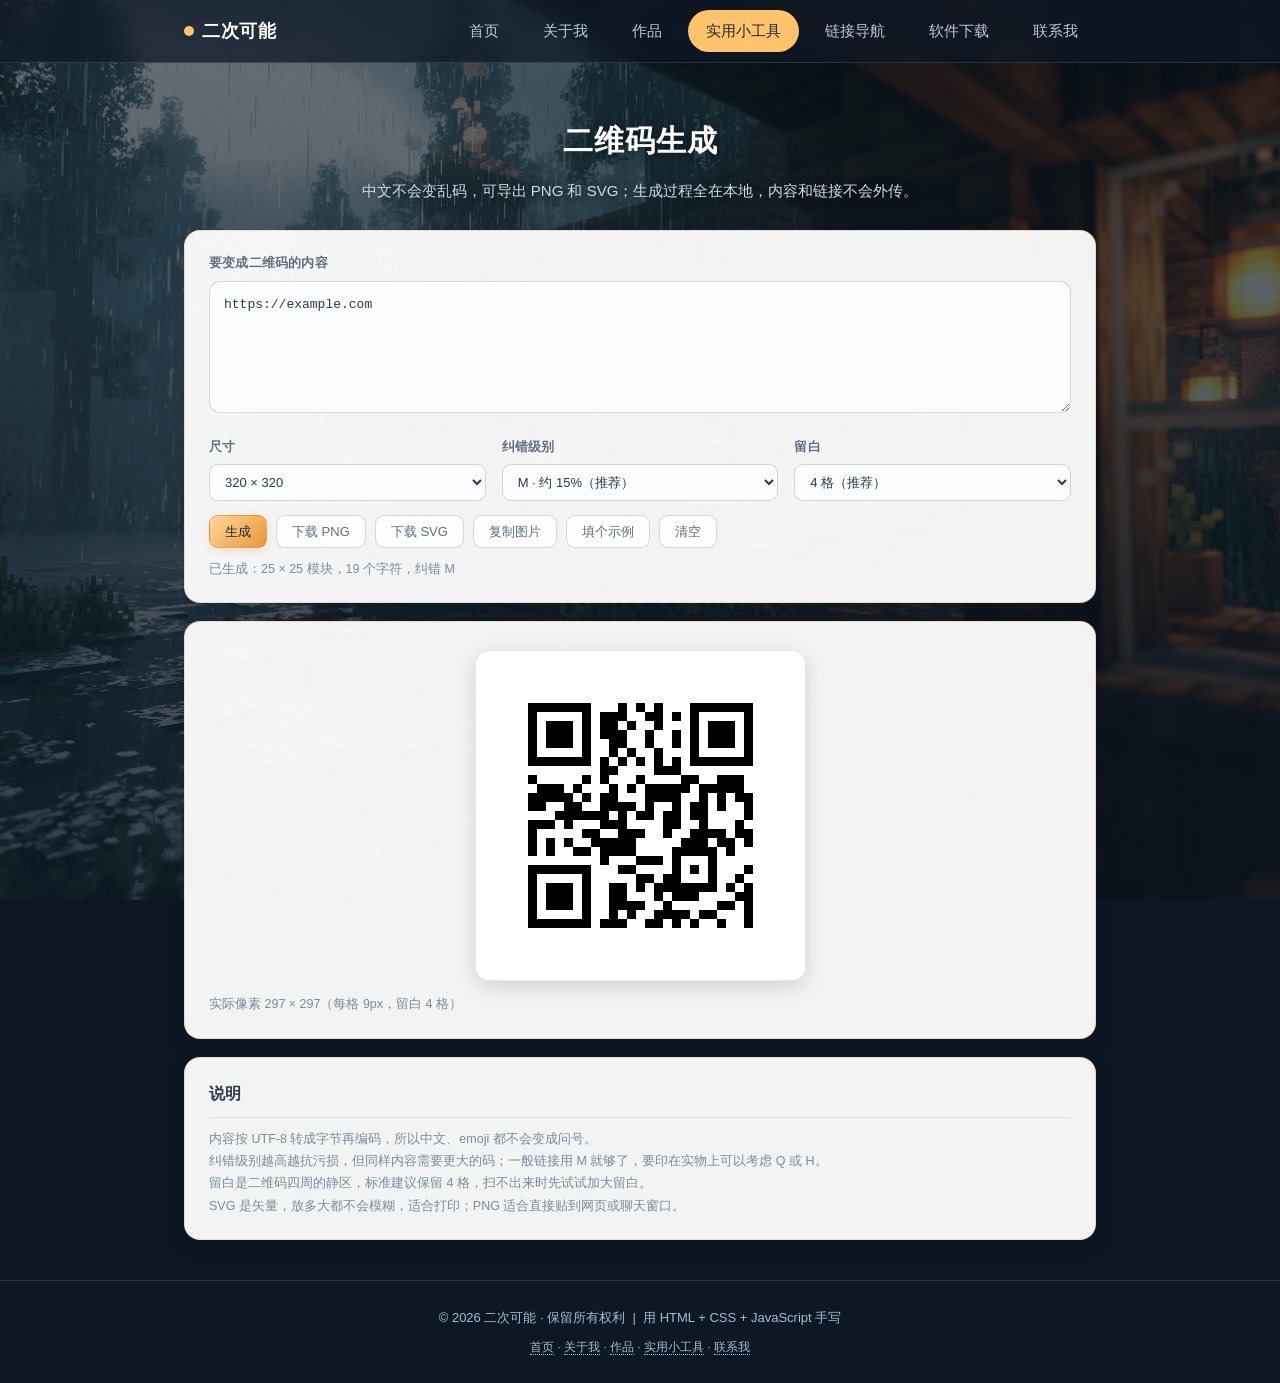
<file: qr.html>
<! -- by second -- !>
<! -- S E C O N D -- !>
<!DOCTYPE html>
<html lang="zh-CN" class="no-js">
<head>
<meta charset="UTF-8">
<meta name="viewport" content="width=device-width, initial-scale=1.0">
<meta name="description" content="在线生成二维码，支持中文、链接、长文本，可下载 PNG 与 SVG。纯本地生成。">
<title>二维码生成 · 二次可能</title>
<link rel="icon" href="photo/favicon.ico" sizes="any">
<link rel="icon" type="image/png" sizes="32x32" href="photo/favicon-32.png">
<link rel="stylesheet" href="css/style.css">
</head>
<body>

  <nav class="nav">
    <div class="nav-inner">
      <a class="logo" href="index.html"><span class="logo-dot"></span>二次可能</a>
      <button class="burger" id="burger" aria-label="菜单" aria-expanded="false">
        <span></span><span></span><span></span>
      </button>
      <ul class="nav-links" id="navLinks">
        <li><a href="index.html">首页</a></li>
        <li><a href="about.html">关于我</a></li>
        <li><a href="works.html">作品</a></li>
        <li><a href="tools.html" class="active">实用小工具</a></li>
        <li><a href="wed.html">链接导航</a></li>
        <li><a href="wed.html#dl">软件下载</a></li>
        <li><a href="contact.html">联系我</a></li>
      </ul>
    </div>
  </nav>

  <header class="page-head">
    <h1>二维码生成</h1>
    <p>中文不会变乱码，可导出 PNG 和 SVG；生成过程全在本地，内容和链接不会外传。</p>
  </header>

  <div class="tool-main">

    <section class="tool-panel">
      <label class="fl" for="txt">要变成二维码的内容</label>
      <textarea id="txt" class="ta ta-s" spellcheck="false" placeholder="https://example.com&#10;或者任意文字，支持中文"></textarea>

      <div class="qr-opts">
        <div class="opt">
          <label class="fl" for="size">尺寸</label>
          <select id="size" class="inp">
            <option value="256">256 × 256</option>
            <option value="320" selected>320 × 320</option>
            <option value="512">512 × 512</option>
            <option value="768">768 × 768</option>
            <option value="1024">1024 × 1024</option>
          </select>
        </div>
        <div class="opt">
          <label class="fl" for="ecc">纠错级别</label>
          <select id="ecc" class="inp">
            <option value="L">L · 约 7%（内容最多）</option>
            <option value="M" selected>M · 约 15%（推荐）</option>
            <option value="Q">Q · 约 25%</option>
            <option value="H">H · 约 30%（最耐污损）</option>
          </select>
        </div>
        <div class="opt">
          <label class="fl" for="margin">留白</label>
          <select id="margin" class="inp">
            <option value="0">无</option>
            <option value="2">2 格</option>
            <option value="4" selected>4 格（推荐）</option>
            <option value="8">8 格</option>
          </select>
        </div>
      </div>

      <div class="bar">
        <button class="tb" data-act="make">生成</button>
        <button class="tb ghost" data-act="png">下载 PNG</button>
        <button class="tb ghost" data-act="svg">下载 SVG</button>
        <button class="tb ghost" data-act="copyImg">复制图片</button>
        <button class="tb ghost" data-act="demo">填个示例</button>
        <button class="tb ghost" data-act="clear">清空</button>
      </div>

      <div class="msg" id="msg"></div>
      <p class="hint" id="stat">改内容后会自动重新生成。</p>
    </section>

    <section class="tool-panel">
      <div class="qr-stage">
        <div id="holder" class="qr-holder">
          <p class="qr-empty">二维码会出现在这里</p>
        </div>
      </div>
      <p class="hint" id="meta"></p>
    </section>

    <section class="tool-panel">
      <h2>说明</h2>
      <p class="hint">
        内容按 UTF-8 转成字节再编码，所以中文、emoji 都不会变成问号。<br>
        纠错级别越高越抗污损，但同样内容需要更大的码；一般链接用 M 就够了，要印在实物上可以考虑 Q 或 H。<br>
        留白是二维码四周的静区，标准建议保留 4 格，扫不出来时先试试加大留白。<br>
        SVG 是矢量，放多大都不会模糊，适合打印；PNG 适合直接贴到网页或聊天窗口。
      </p>
    </section>

  </div>

  <footer>
    © 2026 二次可能 · 保留所有权利 &nbsp;|&nbsp; 用 HTML + CSS + JavaScript 手写
    <div style="margin-top:8px;font-size:12px;">
      <a href="index.html">首页</a> ·
      <a href="about.html">关于我</a> ·
      <a href="works.html">作品</a> ·
      <a href="tools.html">实用小工具</a> ·
      <a href="contact.html">联系我</a>
    </div>
  </footer>

<script>//---------------------------------------------------------------------
//
// QR Code Generator for JavaScript
//
// Copyright (c) 2009 Kazuhiko Arase
//
// URL: http://www.d-project.com/
//
// Licensed under the MIT license:
//  http://www.opensource.org/licenses/mit-license.php
//
// The word 'QR Code' is registered trademark of
// DENSO WAVE INCORPORATED
//  http://www.denso-wave.com/qrcode/faqpatent-e.html
//
//---------------------------------------------------------------------

var qrcode = function() {

  //---------------------------------------------------------------------
  // qrcode
  //---------------------------------------------------------------------

  /**
   * qrcode
   * @param typeNumber 1 to 40
   * @param errorCorrectionLevel 'L','M','Q','H'
   */
  var qrcode = function(typeNumber, errorCorrectionLevel) {

    var PAD0 = 0xEC;
    var PAD1 = 0x11;

    var _typeNumber = typeNumber;
    var _errorCorrectionLevel = QRErrorCorrectionLevel[errorCorrectionLevel];
    var _modules = null;
    var _moduleCount = 0;
    var _dataCache = null;
    var _dataList = [];

    var _this = {};

    var makeImpl = function(test, maskPattern) {

      _moduleCount = _typeNumber * 4 + 17;
      _modules = function(moduleCount) {
        var modules = new Array(moduleCount);
        for (var row = 0; row < moduleCount; row += 1) {
          modules[row] = new Array(moduleCount);
          for (var col = 0; col < moduleCount; col += 1) {
            modules[row][col] = null;
          }
        }
        return modules;
      }(_moduleCount);

      setupPositionProbePattern(0, 0);
      setupPositionProbePattern(_moduleCount - 7, 0);
      setupPositionProbePattern(0, _moduleCount - 7);
      setupPositionAdjustPattern();
      setupTimingPattern();
      setupTypeInfo(test, maskPattern);

      if (_typeNumber >= 7) {
        setupTypeNumber(test);
      }

      if (_dataCache == null) {
        _dataCache = createData(_typeNumber, _errorCorrectionLevel, _dataList);
      }

      mapData(_dataCache, maskPattern);
    };

    var setupPositionProbePattern = function(row, col) {

      for (var r = -1; r <= 7; r += 1) {

        if (row + r <= -1 || _moduleCount <= row + r) continue;

        for (var c = -1; c <= 7; c += 1) {

          if (col + c <= -1 || _moduleCount <= col + c) continue;

          if ( (0 <= r && r <= 6 && (c == 0 || c == 6) )
              || (0 <= c && c <= 6 && (r == 0 || r == 6) )
              || (2 <= r && r <= 4 && 2 <= c && c <= 4) ) {
            _modules[row + r][col + c] = true;
          } else {
            _modules[row + r][col + c] = false;
          }
        }
      }
    };

    var getBestMaskPattern = function() {

      var minLostPoint = 0;
      var pattern = 0;

      for (var i = 0; i < 8; i += 1) {

        makeImpl(true, i);

        var lostPoint = QRUtil.getLostPoint(_this);

        if (i == 0 || minLostPoint > lostPoint) {
          minLostPoint = lostPoint;
          pattern = i;
        }
      }

      return pattern;
    };

    var setupTimingPattern = function() {

      for (var r = 8; r < _moduleCount - 8; r += 1) {
        if (_modules[r][6] != null) {
          continue;
        }
        _modules[r][6] = (r % 2 == 0);
      }

      for (var c = 8; c < _moduleCount - 8; c += 1) {
        if (_modules[6][c] != null) {
          continue;
        }
        _modules[6][c] = (c % 2 == 0);
      }
    };

    var setupPositionAdjustPattern = function() {

      var pos = QRUtil.getPatternPosition(_typeNumber);

      for (var i = 0; i < pos.length; i += 1) {

        for (var j = 0; j < pos.length; j += 1) {

          var row = pos[i];
          var col = pos[j];

          if (_modules[row][col] != null) {
            continue;
          }

          for (var r = -2; r <= 2; r += 1) {

            for (var c = -2; c <= 2; c += 1) {

              if (r == -2 || r == 2 || c == -2 || c == 2
                  || (r == 0 && c == 0) ) {
                _modules[row + r][col + c] = true;
              } else {
                _modules[row + r][col + c] = false;
              }
            }
          }
        }
      }
    };

    var setupTypeNumber = function(test) {

      var bits = QRUtil.getBCHTypeNumber(_typeNumber);

      for (var i = 0; i < 18; i += 1) {
        var mod = (!test && ( (bits >> i) & 1) == 1);
        _modules[Math.floor(i / 3)][i % 3 + _moduleCount - 8 - 3] = mod;
      }

      for (var i = 0; i < 18; i += 1) {
        var mod = (!test && ( (bits >> i) & 1) == 1);
        _modules[i % 3 + _moduleCount - 8 - 3][Math.floor(i / 3)] = mod;
      }
    };

    var setupTypeInfo = function(test, maskPattern) {

      var data = (_errorCorrectionLevel << 3) | maskPattern;
      var bits = QRUtil.getBCHTypeInfo(data);

      // vertical
      for (var i = 0; i < 15; i += 1) {

        var mod = (!test && ( (bits >> i) & 1) == 1);

        if (i < 6) {
          _modules[i][8] = mod;
        } else if (i < 8) {
          _modules[i + 1][8] = mod;
        } else {
          _modules[_moduleCount - 15 + i][8] = mod;
        }
      }

      // horizontal
      for (var i = 0; i < 15; i += 1) {

        var mod = (!test && ( (bits >> i) & 1) == 1);

        if (i < 8) {
          _modules[8][_moduleCount - i - 1] = mod;
        } else if (i < 9) {
          _modules[8][15 - i - 1 + 1] = mod;
        } else {
          _modules[8][15 - i - 1] = mod;
        }
      }

      // fixed module
      _modules[_moduleCount - 8][8] = (!test);
    };

    var mapData = function(data, maskPattern) {

      var inc = -1;
      var row = _moduleCount - 1;
      var bitIndex = 7;
      var byteIndex = 0;
      var maskFunc = QRUtil.getMaskFunction(maskPattern);

      for (var col = _moduleCount - 1; col > 0; col -= 2) {

        if (col == 6) col -= 1;

        while (true) {

          for (var c = 0; c < 2; c += 1) {

            if (_modules[row][col - c] == null) {

              var dark = false;

              if (byteIndex < data.length) {
                dark = ( ( (data[byteIndex] >>> bitIndex) & 1) == 1);
              }

              var mask = maskFunc(row, col - c);

              if (mask) {
                dark = !dark;
              }

              _modules[row][col - c] = dark;
              bitIndex -= 1;

              if (bitIndex == -1) {
                byteIndex += 1;
                bitIndex = 7;
              }
            }
          }

          row += inc;

          if (row < 0 || _moduleCount <= row) {
            row -= inc;
            inc = -inc;
            break;
          }
        }
      }
    };

    var createBytes = function(buffer, rsBlocks) {

      var offset = 0;

      var maxDcCount = 0;
      var maxEcCount = 0;

      var dcdata = new Array(rsBlocks.length);
      var ecdata = new Array(rsBlocks.length);

      for (var r = 0; r < rsBlocks.length; r += 1) {

        var dcCount = rsBlocks[r].dataCount;
        var ecCount = rsBlocks[r].totalCount - dcCount;

        maxDcCount = Math.max(maxDcCount, dcCount);
        maxEcCount = Math.max(maxEcCount, ecCount);

        dcdata[r] = new Array(dcCount);

        for (var i = 0; i < dcdata[r].length; i += 1) {
          dcdata[r][i] = 0xff & buffer.getBuffer()[i + offset];
        }
        offset += dcCount;

        var rsPoly = QRUtil.getErrorCorrectPolynomial(ecCount);
        var rawPoly = qrPolynomial(dcdata[r], rsPoly.getLength() - 1);

        var modPoly = rawPoly.mod(rsPoly);
        ecdata[r] = new Array(rsPoly.getLength() - 1);
        for (var i = 0; i < ecdata[r].length; i += 1) {
          var modIndex = i + modPoly.getLength() - ecdata[r].length;
          ecdata[r][i] = (modIndex >= 0)? modPoly.getAt(modIndex) : 0;
        }
      }

      var totalCodeCount = 0;
      for (var i = 0; i < rsBlocks.length; i += 1) {
        totalCodeCount += rsBlocks[i].totalCount;
      }

      var data = new Array(totalCodeCount);
      var index = 0;

      for (var i = 0; i < maxDcCount; i += 1) {
        for (var r = 0; r < rsBlocks.length; r += 1) {
          if (i < dcdata[r].length) {
            data[index] = dcdata[r][i];
            index += 1;
          }
        }
      }

      for (var i = 0; i < maxEcCount; i += 1) {
        for (var r = 0; r < rsBlocks.length; r += 1) {
          if (i < ecdata[r].length) {
            data[index] = ecdata[r][i];
            index += 1;
          }
        }
      }

      return data;
    };

    var createData = function(typeNumber, errorCorrectionLevel, dataList) {

      var rsBlocks = QRRSBlock.getRSBlocks(typeNumber, errorCorrectionLevel);

      var buffer = qrBitBuffer();

      for (var i = 0; i < dataList.length; i += 1) {
        var data = dataList[i];
        buffer.put(data.getMode(), 4);
        buffer.put(data.getLength(), QRUtil.getLengthInBits(data.getMode(), typeNumber) );
        data.write(buffer);
      }

      // calc num max data.
      var totalDataCount = 0;
      for (var i = 0; i < rsBlocks.length; i += 1) {
        totalDataCount += rsBlocks[i].dataCount;
      }

      if (buffer.getLengthInBits() > totalDataCount * 8) {
        throw 'code length overflow. ('
          + buffer.getLengthInBits()
          + '>'
          + totalDataCount * 8
          + ')';
      }

      // end code
      if (buffer.getLengthInBits() + 4 <= totalDataCount * 8) {
        buffer.put(0, 4);
      }

      // padding
      while (buffer.getLengthInBits() % 8 != 0) {
        buffer.putBit(false);
      }

      // padding
      while (true) {

        if (buffer.getLengthInBits() >= totalDataCount * 8) {
          break;
        }
        buffer.put(PAD0, 8);

        if (buffer.getLengthInBits() >= totalDataCount * 8) {
          break;
        }
        buffer.put(PAD1, 8);
      }

      return createBytes(buffer, rsBlocks);
    };

    _this.addData = function(data, mode) {

      mode = mode || 'Byte';

      var newData = null;

      switch(mode) {
      case 'Numeric' :
        newData = qrNumber(data);
        break;
      case 'Alphanumeric' :
        newData = qrAlphaNum(data);
        break;
      case 'Byte' :
        newData = qr8BitByte(data);
        break;
      case 'Kanji' :
        newData = qrKanji(data);
        break;
      default :
        throw 'mode:' + mode;
      }

      _dataList.push(newData);
      _dataCache = null;
    };

    _this.isDark = function(row, col) {
      if (row < 0 || _moduleCount <= row || col < 0 || _moduleCount <= col) {
        throw row + ',' + col;
      }
      return _modules[row][col];
    };

    _this.getModuleCount = function() {
      return _moduleCount;
    };

    _this.make = function() {
      if (_typeNumber < 1) {
        var typeNumber = 1;

        for (; typeNumber < 40; typeNumber++) {
          var rsBlocks = QRRSBlock.getRSBlocks(typeNumber, _errorCorrectionLevel);
          var buffer = qrBitBuffer();

          for (var i = 0; i < _dataList.length; i++) {
            var data = _dataList[i];
            buffer.put(data.getMode(), 4);
            buffer.put(data.getLength(), QRUtil.getLengthInBits(data.getMode(), typeNumber) );
            data.write(buffer);
          }

          var totalDataCount = 0;
          for (var i = 0; i < rsBlocks.length; i++) {
            totalDataCount += rsBlocks[i].dataCount;
          }

          if (buffer.getLengthInBits() <= totalDataCount * 8) {
            break;
          }
        }

        _typeNumber = typeNumber;
      }

      makeImpl(false, getBestMaskPattern() );
    };

    _this.createTableTag = function(cellSize, margin) {

      cellSize = cellSize || 2;
      margin = (typeof margin == 'undefined')? cellSize * 4 : margin;

      var qrHtml = '';

      qrHtml += '<table style="';
      qrHtml += ' border-width: 0px; border-style: none;';
      qrHtml += ' border-collapse: collapse;';
      qrHtml += ' padding: 0px; margin: ' + margin + 'px;';
      qrHtml += '">';
      qrHtml += '<tbody>';

      for (var r = 0; r < _this.getModuleCount(); r += 1) {

        qrHtml += '<tr>';

        for (var c = 0; c < _this.getModuleCount(); c += 1) {
          qrHtml += '<td style="';
          qrHtml += ' border-width: 0px; border-style: none;';
          qrHtml += ' border-collapse: collapse;';
          qrHtml += ' padding: 0px; margin: 0px;';
          qrHtml += ' width: ' + cellSize + 'px;';
          qrHtml += ' height: ' + cellSize + 'px;';
          qrHtml += ' background-color: ';
          qrHtml += _this.isDark(r, c)? '#000000' : '#ffffff';
          qrHtml += ';';
          qrHtml += '"/>';
        }

        qrHtml += '</tr>';
      }

      qrHtml += '</tbody>';
      qrHtml += '</table>';

      return qrHtml;
    };

    _this.createSvgTag = function(cellSize, margin, alt, title) {

      var opts = {};
      if (typeof arguments[0] == 'object') {
        // Called by options.
        opts = arguments[0];
        // overwrite cellSize and margin.
        cellSize = opts.cellSize;
        margin = opts.margin;
        alt = opts.alt;
        title = opts.title;
      }

      cellSize = cellSize || 2;
      margin = (typeof margin == 'undefined')? cellSize * 4 : margin;

      // Compose alt property surrogate
      alt = (typeof alt === 'string') ? {text: alt} : alt || {};
      alt.text = alt.text || null;
      alt.id = (alt.text) ? alt.id || 'qrcode-description' : null;

      // Compose title property surrogate
      title = (typeof title === 'string') ? {text: title} : title || {};
      title.text = title.text || null;
      title.id = (title.text) ? title.id || 'qrcode-title' : null;

      var size = _this.getModuleCount() * cellSize + margin * 2;
      var c, mc, r, mr, qrSvg='', rect;

      rect = 'l' + cellSize + ',0 0,' + cellSize +
        ' -' + cellSize + ',0 0,-' + cellSize + 'z ';

      qrSvg += '<svg version="1.1" xmlns="http://www.w3.org/2000/svg"';
      qrSvg += !opts.scalable ? ' width="' + size + 'px" height="' + size + 'px"' : '';
      qrSvg += ' viewBox="0 0 ' + size + ' ' + size + '" ';
      qrSvg += ' preserveAspectRatio="xMinYMin meet"';
      qrSvg += (title.text || alt.text) ? ' role="img" aria-labelledby="' +
          escapeXml([title.id, alt.id].join(' ').trim() ) + '"' : '';
      qrSvg += '>';
      qrSvg += (title.text) ? '<title id="' + escapeXml(title.id) + '">' +
          escapeXml(title.text) + '</title>' : '';
      qrSvg += (alt.text) ? '<description id="' + escapeXml(alt.id) + '">' +
          escapeXml(alt.text) + '</description>' : '';
      qrSvg += '<rect width="100%" height="100%" fill="white" cx="0" cy="0"/>';
      qrSvg += '<path d="';

      for (r = 0; r < _this.getModuleCount(); r += 1) {
        mr = r * cellSize + margin;
        for (c = 0; c < _this.getModuleCount(); c += 1) {
          if (_this.isDark(r, c) ) {
            mc = c*cellSize+margin;
            qrSvg += 'M' + mc + ',' + mr + rect;
          }
        }
      }

      qrSvg += '" stroke="transparent" fill="black"/>';
      qrSvg += '</svg>';

      return qrSvg;
    };

    _this.createDataURL = function(cellSize, margin) {

      cellSize = cellSize || 2;
      margin = (typeof margin == 'undefined')? cellSize * 4 : margin;

      var size = _this.getModuleCount() * cellSize + margin * 2;
      var min = margin;
      var max = size - margin;

      return createDataURL(size, size, function(x, y) {
        if (min <= x && x < max && min <= y && y < max) {
          var c = Math.floor( (x - min) / cellSize);
          var r = Math.floor( (y - min) / cellSize);
          return _this.isDark(r, c)? 0 : 1;
        } else {
          return 1;
        }
      } );
    };

    _this.createImgTag = function(cellSize, margin, alt) {

      cellSize = cellSize || 2;
      margin = (typeof margin == 'undefined')? cellSize * 4 : margin;

      var size = _this.getModuleCount() * cellSize + margin * 2;

      var img = '';
      img += '<img';
      img += '\u0020src="';
      img += _this.createDataURL(cellSize, margin);
      img += '"';
      img += '\u0020width="';
      img += size;
      img += '"';
      img += '\u0020height="';
      img += size;
      img += '"';
      if (alt) {
        img += '\u0020alt="';
        img += escapeXml(alt);
        img += '"';
      }
      img += '/>';

      return img;
    };

    var escapeXml = function(s) {
      var escaped = '';
      for (var i = 0; i < s.length; i += 1) {
        var c = s.charAt(i);
        switch(c) {
        case '<': escaped += '&lt;'; break;
        case '>': escaped += '&gt;'; break;
        case '&': escaped += '&amp;'; break;
        case '"': escaped += '&quot;'; break;
        default : escaped += c; break;
        }
      }
      return escaped;
    };

    var _createHalfASCII = function(margin) {
      var cellSize = 1;
      margin = (typeof margin == 'undefined')? cellSize * 2 : margin;

      var size = _this.getModuleCount() * cellSize + margin * 2;
      var min = margin;
      var max = size - margin;

      var y, x, r1, r2, p;

      var blocks = {
        '██': '█',
        '█ ': '▀',
        ' █': '▄',
        '  ': ' '
      };

      var blocksLastLineNoMargin = {
        '██': '▀',
        '█ ': '▀',
        ' █': ' ',
        '  ': ' '
      };

      var ascii = '';
      for (y = 0; y < size; y += 2) {
        r1 = Math.floor((y - min) / cellSize);
        r2 = Math.floor((y + 1 - min) / cellSize);
        for (x = 0; x < size; x += 1) {
          p = '█';

          if (min <= x && x < max && min <= y && y < max && _this.isDark(r1, Math.floor((x - min) / cellSize))) {
            p = ' ';
          }

          if (min <= x && x < max && min <= y+1 && y+1 < max && _this.isDark(r2, Math.floor((x - min) / cellSize))) {
            p += ' ';
          }
          else {
            p += '█';
          }

          // Output 2 characters per pixel, to create full square. 1 character per pixels gives only half width of square.
          ascii += (margin < 1 && y+1 >= max) ? blocksLastLineNoMargin[p] : blocks[p];
        }

        ascii += '\n';
      }

      if (size % 2 && margin > 0) {
        return ascii.substring(0, ascii.length - size - 1) + Array(size+1).join('▀');
      }

      return ascii.substring(0, ascii.length-1);
    };

    _this.createASCII = function(cellSize, margin) {
      cellSize = cellSize || 1;

      if (cellSize < 2) {
        return _createHalfASCII(margin);
      }

      cellSize -= 1;
      margin = (typeof margin == 'undefined')? cellSize * 2 : margin;

      var size = _this.getModuleCount() * cellSize + margin * 2;
      var min = margin;
      var max = size - margin;

      var y, x, r, p;

      var white = Array(cellSize+1).join('██');
      var black = Array(cellSize+1).join('  ');

      var ascii = '';
      var line = '';
      for (y = 0; y < size; y += 1) {
        r = Math.floor( (y - min) / cellSize);
        line = '';
        for (x = 0; x < size; x += 1) {
          p = 1;

          if (min <= x && x < max && min <= y && y < max && _this.isDark(r, Math.floor((x - min) / cellSize))) {
            p = 0;
          }

          // Output 2 characters per pixel, to create full square. 1 character per pixels gives only half width of square.
          line += p ? white : black;
        }

        for (r = 0; r < cellSize; r += 1) {
          ascii += line + '\n';
        }
      }

      return ascii.substring(0, ascii.length-1);
    };

    _this.renderTo2dContext = function(context, cellSize) {
      cellSize = cellSize || 2;
      var length = _this.getModuleCount();
      for (var row = 0; row < length; row++) {
        for (var col = 0; col < length; col++) {
          context.fillStyle = _this.isDark(row, col) ? 'black' : 'white';
          context.fillRect(row * cellSize, col * cellSize, cellSize, cellSize);
        }
      }
    }

    return _this;
  };

  //---------------------------------------------------------------------
  // qrcode.stringToBytes
  //---------------------------------------------------------------------

  qrcode.stringToBytesFuncs = {
    'default' : function(s) {
      var bytes = [];
      for (var i = 0; i < s.length; i += 1) {
        var c = s.charCodeAt(i);
        bytes.push(c & 0xff);
      }
      return bytes;
    }
  };

  qrcode.stringToBytes = qrcode.stringToBytesFuncs['default'];

  //---------------------------------------------------------------------
  // qrcode.createStringToBytes
  //---------------------------------------------------------------------

  /**
   * @param unicodeData base64 string of byte array.
   * [16bit Unicode],[16bit Bytes], ...
   * @param numChars
   */
  qrcode.createStringToBytes = function(unicodeData, numChars) {

    // create conversion map.

    var unicodeMap = function() {

      var bin = base64DecodeInputStream(unicodeData);
      var read = function() {
        var b = bin.read();
        if (b == -1) throw 'eof';
        return b;
      };

      var count = 0;
      var unicodeMap = {};
      while (true) {
        var b0 = bin.read();
        if (b0 == -1) break;
        var b1 = read();
        var b2 = read();
        var b3 = read();
        var k = String.fromCharCode( (b0 << 8) | b1);
        var v = (b2 << 8) | b3;
        unicodeMap[k] = v;
        count += 1;
      }
      if (count != numChars) {
        throw count + ' != ' + numChars;
      }

      return unicodeMap;
    }();

    var unknownChar = '?'.charCodeAt(0);

    return function(s) {
      var bytes = [];
      for (var i = 0; i < s.length; i += 1) {
        var c = s.charCodeAt(i);
        if (c < 128) {
          bytes.push(c);
        } else {
          var b = unicodeMap[s.charAt(i)];
          if (typeof b == 'number') {
            if ( (b & 0xff) == b) {
              // 1byte
              bytes.push(b);
            } else {
              // 2bytes
              bytes.push(b >>> 8);
              bytes.push(b & 0xff);
            }
          } else {
            bytes.push(unknownChar);
          }
        }
      }
      return bytes;
    };
  };

  //---------------------------------------------------------------------
  // QRMode
  //---------------------------------------------------------------------

  var QRMode = {
    MODE_NUMBER :    1 << 0,
    MODE_ALPHA_NUM : 1 << 1,
    MODE_8BIT_BYTE : 1 << 2,
    MODE_KANJI :     1 << 3
  };

  //---------------------------------------------------------------------
  // QRErrorCorrectionLevel
  //---------------------------------------------------------------------

  var QRErrorCorrectionLevel = {
    L : 1,
    M : 0,
    Q : 3,
    H : 2
  };

  //---------------------------------------------------------------------
  // QRMaskPattern
  //---------------------------------------------------------------------

  var QRMaskPattern = {
    PATTERN000 : 0,
    PATTERN001 : 1,
    PATTERN010 : 2,
    PATTERN011 : 3,
    PATTERN100 : 4,
    PATTERN101 : 5,
    PATTERN110 : 6,
    PATTERN111 : 7
  };

  //---------------------------------------------------------------------
  // QRUtil
  //---------------------------------------------------------------------

  var QRUtil = function() {

    var PATTERN_POSITION_TABLE = [
      [],
      [6, 18],
      [6, 22],
      [6, 26],
      [6, 30],
      [6, 34],
      [6, 22, 38],
      [6, 24, 42],
      [6, 26, 46],
      [6, 28, 50],
      [6, 30, 54],
      [6, 32, 58],
      [6, 34, 62],
      [6, 26, 46, 66],
      [6, 26, 48, 70],
      [6, 26, 50, 74],
      [6, 30, 54, 78],
      [6, 30, 56, 82],
      [6, 30, 58, 86],
      [6, 34, 62, 90],
      [6, 28, 50, 72, 94],
      [6, 26, 50, 74, 98],
      [6, 30, 54, 78, 102],
      [6, 28, 54, 80, 106],
      [6, 32, 58, 84, 110],
      [6, 30, 58, 86, 114],
      [6, 34, 62, 90, 118],
      [6, 26, 50, 74, 98, 122],
      [6, 30, 54, 78, 102, 126],
      [6, 26, 52, 78, 104, 130],
      [6, 30, 56, 82, 108, 134],
      [6, 34, 60, 86, 112, 138],
      [6, 30, 58, 86, 114, 142],
      [6, 34, 62, 90, 118, 146],
      [6, 30, 54, 78, 102, 126, 150],
      [6, 24, 50, 76, 102, 128, 154],
      [6, 28, 54, 80, 106, 132, 158],
      [6, 32, 58, 84, 110, 136, 162],
      [6, 26, 54, 82, 110, 138, 166],
      [6, 30, 58, 86, 114, 142, 170]
    ];
    var G15 = (1 << 10) | (1 << 8) | (1 << 5) | (1 << 4) | (1 << 2) | (1 << 1) | (1 << 0);
    var G18 = (1 << 12) | (1 << 11) | (1 << 10) | (1 << 9) | (1 << 8) | (1 << 5) | (1 << 2) | (1 << 0);
    var G15_MASK = (1 << 14) | (1 << 12) | (1 << 10) | (1 << 4) | (1 << 1);

    var _this = {};

    var getBCHDigit = function(data) {
      var digit = 0;
      while (data != 0) {
        digit += 1;
        data >>>= 1;
      }
      return digit;
    };

    _this.getBCHTypeInfo = function(data) {
      var d = data << 10;
      while (getBCHDigit(d) - getBCHDigit(G15) >= 0) {
        d ^= (G15 << (getBCHDigit(d) - getBCHDigit(G15) ) );
      }
      return ( (data << 10) | d) ^ G15_MASK;
    };

    _this.getBCHTypeNumber = function(data) {
      var d = data << 12;
      while (getBCHDigit(d) - getBCHDigit(G18) >= 0) {
        d ^= (G18 << (getBCHDigit(d) - getBCHDigit(G18) ) );
      }
      return (data << 12) | d;
    };

    _this.getPatternPosition = function(typeNumber) {
      return PATTERN_POSITION_TABLE[typeNumber - 1];
    };

    _this.getMaskFunction = function(maskPattern) {

      switch (maskPattern) {

      case QRMaskPattern.PATTERN000 :
        return function(i, j) { return (i + j) % 2 == 0; };
      case QRMaskPattern.PATTERN001 :
        return function(i, j) { return i % 2 == 0; };
      case QRMaskPattern.PATTERN010 :
        return function(i, j) { return j % 3 == 0; };
      case QRMaskPattern.PATTERN011 :
        return function(i, j) { return (i + j) % 3 == 0; };
      case QRMaskPattern.PATTERN100 :
        return function(i, j) { return (Math.floor(i / 2) + Math.floor(j / 3) ) % 2 == 0; };
      case QRMaskPattern.PATTERN101 :
        return function(i, j) { return (i * j) % 2 + (i * j) % 3 == 0; };
      case QRMaskPattern.PATTERN110 :
        return function(i, j) { return ( (i * j) % 2 + (i * j) % 3) % 2 == 0; };
      case QRMaskPattern.PATTERN111 :
        return function(i, j) { return ( (i * j) % 3 + (i + j) % 2) % 2 == 0; };

      default :
        throw 'bad maskPattern:' + maskPattern;
      }
    };

    _this.getErrorCorrectPolynomial = function(errorCorrectLength) {
      var a = qrPolynomial([1], 0);
      for (var i = 0; i < errorCorrectLength; i += 1) {
        a = a.multiply(qrPolynomial([1, QRMath.gexp(i)], 0) );
      }
      return a;
    };

    _this.getLengthInBits = function(mode, type) {

      if (1 <= type && type < 10) {

        // 1 - 9

        switch(mode) {
        case QRMode.MODE_NUMBER    : return 10;
        case QRMode.MODE_ALPHA_NUM : return 9;
        case QRMode.MODE_8BIT_BYTE : return 8;
        case QRMode.MODE_KANJI     : return 8;
        default :
          throw 'mode:' + mode;
        }

      } else if (type < 27) {

        // 10 - 26

        switch(mode) {
        case QRMode.MODE_NUMBER    : return 12;
        case QRMode.MODE_ALPHA_NUM : return 11;
        case QRMode.MODE_8BIT_BYTE : return 16;
        case QRMode.MODE_KANJI     : return 10;
        default :
          throw 'mode:' + mode;
        }

      } else if (type < 41) {

        // 27 - 40

        switch(mode) {
        case QRMode.MODE_NUMBER    : return 14;
        case QRMode.MODE_ALPHA_NUM : return 13;
        case QRMode.MODE_8BIT_BYTE : return 16;
        case QRMode.MODE_KANJI     : return 12;
        default :
          throw 'mode:' + mode;
        }

      } else {
        throw 'type:' + type;
      }
    };

    _this.getLostPoint = function(qrcode) {

      var moduleCount = qrcode.getModuleCount();

      var lostPoint = 0;

      // LEVEL1

      for (var row = 0; row < moduleCount; row += 1) {
        for (var col = 0; col < moduleCount; col += 1) {

          var sameCount = 0;
          var dark = qrcode.isDark(row, col);

          for (var r = -1; r <= 1; r += 1) {

            if (row + r < 0 || moduleCount <= row + r) {
              continue;
            }

            for (var c = -1; c <= 1; c += 1) {

              if (col + c < 0 || moduleCount <= col + c) {
                continue;
              }

              if (r == 0 && c == 0) {
                continue;
              }

              if (dark == qrcode.isDark(row + r, col + c) ) {
                sameCount += 1;
              }
            }
          }

          if (sameCount > 5) {
            lostPoint += (3 + sameCount - 5);
          }
        }
      };

      // LEVEL2

      for (var row = 0; row < moduleCount - 1; row += 1) {
        for (var col = 0; col < moduleCount - 1; col += 1) {
          var count = 0;
          if (qrcode.isDark(row, col) ) count += 1;
          if (qrcode.isDark(row + 1, col) ) count += 1;
          if (qrcode.isDark(row, col + 1) ) count += 1;
          if (qrcode.isDark(row + 1, col + 1) ) count += 1;
          if (count == 0 || count == 4) {
            lostPoint += 3;
          }
        }
      }

      // LEVEL3

      for (var row = 0; row < moduleCount; row += 1) {
        for (var col = 0; col < moduleCount - 6; col += 1) {
          if (qrcode.isDark(row, col)
              && !qrcode.isDark(row, col + 1)
              &&  qrcode.isDark(row, col + 2)
              &&  qrcode.isDark(row, col + 3)
              &&  qrcode.isDark(row, col + 4)
              && !qrcode.isDark(row, col + 5)
              &&  qrcode.isDark(row, col + 6) ) {
            lostPoint += 40;
          }
        }
      }

      for (var col = 0; col < moduleCount; col += 1) {
        for (var row = 0; row < moduleCount - 6; row += 1) {
          if (qrcode.isDark(row, col)
              && !qrcode.isDark(row + 1, col)
              &&  qrcode.isDark(row + 2, col)
              &&  qrcode.isDark(row + 3, col)
              &&  qrcode.isDark(row + 4, col)
              && !qrcode.isDark(row + 5, col)
              &&  qrcode.isDark(row + 6, col) ) {
            lostPoint += 40;
          }
        }
      }

      // LEVEL4

      var darkCount = 0;

      for (var col = 0; col < moduleCount; col += 1) {
        for (var row = 0; row < moduleCount; row += 1) {
          if (qrcode.isDark(row, col) ) {
            darkCount += 1;
          }
        }
      }

      var ratio = Math.abs(100 * darkCount / moduleCount / moduleCount - 50) / 5;
      lostPoint += ratio * 10;

      return lostPoint;
    };

    return _this;
  }();

  //---------------------------------------------------------------------
  // QRMath
  //---------------------------------------------------------------------

  var QRMath = function() {

    var EXP_TABLE = new Array(256);
    var LOG_TABLE = new Array(256);

    // initialize tables
    for (var i = 0; i < 8; i += 1) {
      EXP_TABLE[i] = 1 << i;
    }
    for (var i = 8; i < 256; i += 1) {
      EXP_TABLE[i] = EXP_TABLE[i - 4]
        ^ EXP_TABLE[i - 5]
        ^ EXP_TABLE[i - 6]
        ^ EXP_TABLE[i - 8];
    }
    for (var i = 0; i < 255; i += 1) {
      LOG_TABLE[EXP_TABLE[i] ] = i;
    }

    var _this = {};

    _this.glog = function(n) {

      if (n < 1) {
        throw 'glog(' + n + ')';
      }

      return LOG_TABLE[n];
    };

    _this.gexp = function(n) {

      while (n < 0) {
        n += 255;
      }

      while (n >= 256) {
        n -= 255;
      }

      return EXP_TABLE[n];
    };

    return _this;
  }();

  //---------------------------------------------------------------------
  // qrPolynomial
  //---------------------------------------------------------------------

  function qrPolynomial(num, shift) {

    if (typeof num.length == 'undefined') {
      throw num.length + '/' + shift;
    }

    var _num = function() {
      var offset = 0;
      while (offset < num.length && num[offset] == 0) {
        offset += 1;
      }
      var _num = new Array(num.length - offset + shift);
      for (var i = 0; i < num.length - offset; i += 1) {
        _num[i] = num[i + offset];
      }
      return _num;
    }();

    var _this = {};

    _this.getAt = function(index) {
      return _num[index];
    };

    _this.getLength = function() {
      return _num.length;
    };

    _this.multiply = function(e) {

      var num = new Array(_this.getLength() + e.getLength() - 1);

      for (var i = 0; i < _this.getLength(); i += 1) {
        for (var j = 0; j < e.getLength(); j += 1) {
          num[i + j] ^= QRMath.gexp(QRMath.glog(_this.getAt(i) ) + QRMath.glog(e.getAt(j) ) );
        }
      }

      return qrPolynomial(num, 0);
    };

    _this.mod = function(e) {

      if (_this.getLength() - e.getLength() < 0) {
        return _this;
      }

      var ratio = QRMath.glog(_this.getAt(0) ) - QRMath.glog(e.getAt(0) );

      var num = new Array(_this.getLength() );
      for (var i = 0; i < _this.getLength(); i += 1) {
        num[i] = _this.getAt(i);
      }

      for (var i = 0; i < e.getLength(); i += 1) {
        num[i] ^= QRMath.gexp(QRMath.glog(e.getAt(i) ) + ratio);
      }

      // recursive call
      return qrPolynomial(num, 0).mod(e);
    };

    return _this;
  };

  //---------------------------------------------------------------------
  // QRRSBlock
  //---------------------------------------------------------------------

  var QRRSBlock = function() {

    var RS_BLOCK_TABLE = [

      // L
      // M
      // Q
      // H

      // 1
      [1, 26, 19],
      [1, 26, 16],
      [1, 26, 13],
      [1, 26, 9],

      // 2
      [1, 44, 34],
      [1, 44, 28],
      [1, 44, 22],
      [1, 44, 16],

      // 3
      [1, 70, 55],
      [1, 70, 44],
      [2, 35, 17],
      [2, 35, 13],

      // 4
      [1, 100, 80],
      [2, 50, 32],
      [2, 50, 24],
      [4, 25, 9],

      // 5
      [1, 134, 108],
      [2, 67, 43],
      [2, 33, 15, 2, 34, 16],
      [2, 33, 11, 2, 34, 12],

      // 6
      [2, 86, 68],
      [4, 43, 27],
      [4, 43, 19],
      [4, 43, 15],

      // 7
      [2, 98, 78],
      [4, 49, 31],
      [2, 32, 14, 4, 33, 15],
      [4, 39, 13, 1, 40, 14],

      // 8
      [2, 121, 97],
      [2, 60, 38, 2, 61, 39],
      [4, 40, 18, 2, 41, 19],
      [4, 40, 14, 2, 41, 15],

      // 9
      [2, 146, 116],
      [3, 58, 36, 2, 59, 37],
      [4, 36, 16, 4, 37, 17],
      [4, 36, 12, 4, 37, 13],

      // 10
      [2, 86, 68, 2, 87, 69],
      [4, 69, 43, 1, 70, 44],
      [6, 43, 19, 2, 44, 20],
      [6, 43, 15, 2, 44, 16],

      // 11
      [4, 101, 81],
      [1, 80, 50, 4, 81, 51],
      [4, 50, 22, 4, 51, 23],
      [3, 36, 12, 8, 37, 13],

      // 12
      [2, 116, 92, 2, 117, 93],
      [6, 58, 36, 2, 59, 37],
      [4, 46, 20, 6, 47, 21],
      [7, 42, 14, 4, 43, 15],

      // 13
      [4, 133, 107],
      [8, 59, 37, 1, 60, 38],
      [8, 44, 20, 4, 45, 21],
      [12, 33, 11, 4, 34, 12],

      // 14
      [3, 145, 115, 1, 146, 116],
      [4, 64, 40, 5, 65, 41],
      [11, 36, 16, 5, 37, 17],
      [11, 36, 12, 5, 37, 13],

      // 15
      [5, 109, 87, 1, 110, 88],
      [5, 65, 41, 5, 66, 42],
      [5, 54, 24, 7, 55, 25],
      [11, 36, 12, 7, 37, 13],

      // 16
      [5, 122, 98, 1, 123, 99],
      [7, 73, 45, 3, 74, 46],
      [15, 43, 19, 2, 44, 20],
      [3, 45, 15, 13, 46, 16],

      // 17
      [1, 135, 107, 5, 136, 108],
      [10, 74, 46, 1, 75, 47],
      [1, 50, 22, 15, 51, 23],
      [2, 42, 14, 17, 43, 15],

      // 18
      [5, 150, 120, 1, 151, 121],
      [9, 69, 43, 4, 70, 44],
      [17, 50, 22, 1, 51, 23],
      [2, 42, 14, 19, 43, 15],

      // 19
      [3, 141, 113, 4, 142, 114],
      [3, 70, 44, 11, 71, 45],
      [17, 47, 21, 4, 48, 22],
      [9, 39, 13, 16, 40, 14],

      // 20
      [3, 135, 107, 5, 136, 108],
      [3, 67, 41, 13, 68, 42],
      [15, 54, 24, 5, 55, 25],
      [15, 43, 15, 10, 44, 16],

      // 21
      [4, 144, 116, 4, 145, 117],
      [17, 68, 42],
      [17, 50, 22, 6, 51, 23],
      [19, 46, 16, 6, 47, 17],

      // 22
      [2, 139, 111, 7, 140, 112],
      [17, 74, 46],
      [7, 54, 24, 16, 55, 25],
      [34, 37, 13],

      // 23
      [4, 151, 121, 5, 152, 122],
      [4, 75, 47, 14, 76, 48],
      [11, 54, 24, 14, 55, 25],
      [16, 45, 15, 14, 46, 16],

      // 24
      [6, 147, 117, 4, 148, 118],
      [6, 73, 45, 14, 74, 46],
      [11, 54, 24, 16, 55, 25],
      [30, 46, 16, 2, 47, 17],

      // 25
      [8, 132, 106, 4, 133, 107],
      [8, 75, 47, 13, 76, 48],
      [7, 54, 24, 22, 55, 25],
      [22, 45, 15, 13, 46, 16],

      // 26
      [10, 142, 114, 2, 143, 115],
      [19, 74, 46, 4, 75, 47],
      [28, 50, 22, 6, 51, 23],
      [33, 46, 16, 4, 47, 17],

      // 27
      [8, 152, 122, 4, 153, 123],
      [22, 73, 45, 3, 74, 46],
      [8, 53, 23, 26, 54, 24],
      [12, 45, 15, 28, 46, 16],

      // 28
      [3, 147, 117, 10, 148, 118],
      [3, 73, 45, 23, 74, 46],
      [4, 54, 24, 31, 55, 25],
      [11, 45, 15, 31, 46, 16],

      // 29
      [7, 146, 116, 7, 147, 117],
      [21, 73, 45, 7, 74, 46],
      [1, 53, 23, 37, 54, 24],
      [19, 45, 15, 26, 46, 16],

      // 30
      [5, 145, 115, 10, 146, 116],
      [19, 75, 47, 10, 76, 48],
      [15, 54, 24, 25, 55, 25],
      [23, 45, 15, 25, 46, 16],

      // 31
      [13, 145, 115, 3, 146, 116],
      [2, 74, 46, 29, 75, 47],
      [42, 54, 24, 1, 55, 25],
      [23, 45, 15, 28, 46, 16],

      // 32
      [17, 145, 115],
      [10, 74, 46, 23, 75, 47],
      [10, 54, 24, 35, 55, 25],
      [19, 45, 15, 35, 46, 16],

      // 33
      [17, 145, 115, 1, 146, 116],
      [14, 74, 46, 21, 75, 47],
      [29, 54, 24, 19, 55, 25],
      [11, 45, 15, 46, 46, 16],

      // 34
      [13, 145, 115, 6, 146, 116],
      [14, 74, 46, 23, 75, 47],
      [44, 54, 24, 7, 55, 25],
      [59, 46, 16, 1, 47, 17],

      // 35
      [12, 151, 121, 7, 152, 122],
      [12, 75, 47, 26, 76, 48],
      [39, 54, 24, 14, 55, 25],
      [22, 45, 15, 41, 46, 16],

      // 36
      [6, 151, 121, 14, 152, 122],
      [6, 75, 47, 34, 76, 48],
      [46, 54, 24, 10, 55, 25],
      [2, 45, 15, 64, 46, 16],

      // 37
      [17, 152, 122, 4, 153, 123],
      [29, 74, 46, 14, 75, 47],
      [49, 54, 24, 10, 55, 25],
      [24, 45, 15, 46, 46, 16],

      // 38
      [4, 152, 122, 18, 153, 123],
      [13, 74, 46, 32, 75, 47],
      [48, 54, 24, 14, 55, 25],
      [42, 45, 15, 32, 46, 16],

      // 39
      [20, 147, 117, 4, 148, 118],
      [40, 75, 47, 7, 76, 48],
      [43, 54, 24, 22, 55, 25],
      [10, 45, 15, 67, 46, 16],

      // 40
      [19, 148, 118, 6, 149, 119],
      [18, 75, 47, 31, 76, 48],
      [34, 54, 24, 34, 55, 25],
      [20, 45, 15, 61, 46, 16]
    ];

    var qrRSBlock = function(totalCount, dataCount) {
      var _this = {};
      _this.totalCount = totalCount;
      _this.dataCount = dataCount;
      return _this;
    };

    var _this = {};

    var getRsBlockTable = function(typeNumber, errorCorrectionLevel) {

      switch(errorCorrectionLevel) {
      case QRErrorCorrectionLevel.L :
        return RS_BLOCK_TABLE[(typeNumber - 1) * 4 + 0];
      case QRErrorCorrectionLevel.M :
        return RS_BLOCK_TABLE[(typeNumber - 1) * 4 + 1];
      case QRErrorCorrectionLevel.Q :
        return RS_BLOCK_TABLE[(typeNumber - 1) * 4 + 2];
      case QRErrorCorrectionLevel.H :
        return RS_BLOCK_TABLE[(typeNumber - 1) * 4 + 3];
      default :
        return undefined;
      }
    };

    _this.getRSBlocks = function(typeNumber, errorCorrectionLevel) {

      var rsBlock = getRsBlockTable(typeNumber, errorCorrectionLevel);

      if (typeof rsBlock == 'undefined') {
        throw 'bad rs block @ typeNumber:' + typeNumber +
            '/errorCorrectionLevel:' + errorCorrectionLevel;
      }

      var length = rsBlock.length / 3;

      var list = [];

      for (var i = 0; i < length; i += 1) {

        var count = rsBlock[i * 3 + 0];
        var totalCount = rsBlock[i * 3 + 1];
        var dataCount = rsBlock[i * 3 + 2];

        for (var j = 0; j < count; j += 1) {
          list.push(qrRSBlock(totalCount, dataCount) );
        }
      }

      return list;
    };

    return _this;
  }();

  //---------------------------------------------------------------------
  // qrBitBuffer
  //---------------------------------------------------------------------

  var qrBitBuffer = function() {

    var _buffer = [];
    var _length = 0;

    var _this = {};

    _this.getBuffer = function() {
      return _buffer;
    };

    _this.getAt = function(index) {
      var bufIndex = Math.floor(index / 8);
      return ( (_buffer[bufIndex] >>> (7 - index % 8) ) & 1) == 1;
    };

    _this.put = function(num, length) {
      for (var i = 0; i < length; i += 1) {
        _this.putBit( ( (num >>> (length - i - 1) ) & 1) == 1);
      }
    };

    _this.getLengthInBits = function() {
      return _length;
    };

    _this.putBit = function(bit) {

      var bufIndex = Math.floor(_length / 8);
      if (_buffer.length <= bufIndex) {
        _buffer.push(0);
      }

      if (bit) {
        _buffer[bufIndex] |= (0x80 >>> (_length % 8) );
      }

      _length += 1;
    };

    return _this;
  };

  //---------------------------------------------------------------------
  // qrNumber
  //---------------------------------------------------------------------

  var qrNumber = function(data) {

    var _mode = QRMode.MODE_NUMBER;
    var _data = data;

    var _this = {};

    _this.getMode = function() {
      return _mode;
    };

    _this.getLength = function(buffer) {
      return _data.length;
    };

    _this.write = function(buffer) {

      var data = _data;

      var i = 0;

      while (i + 2 < data.length) {
        buffer.put(strToNum(data.substring(i, i + 3) ), 10);
        i += 3;
      }

      if (i < data.length) {
        if (data.length - i == 1) {
          buffer.put(strToNum(data.substring(i, i + 1) ), 4);
        } else if (data.length - i == 2) {
          buffer.put(strToNum(data.substring(i, i + 2) ), 7);
        }
      }
    };

    var strToNum = function(s) {
      var num = 0;
      for (var i = 0; i < s.length; i += 1) {
        num = num * 10 + chatToNum(s.charAt(i) );
      }
      return num;
    };

    var chatToNum = function(c) {
      if ('0' <= c && c <= '9') {
        return c.charCodeAt(0) - '0'.charCodeAt(0);
      }
      throw 'illegal char :' + c;
    };

    return _this;
  };

  //---------------------------------------------------------------------
  // qrAlphaNum
  //---------------------------------------------------------------------

  var qrAlphaNum = function(data) {

    var _mode = QRMode.MODE_ALPHA_NUM;
    var _data = data;

    var _this = {};

    _this.getMode = function() {
      return _mode;
    };

    _this.getLength = function(buffer) {
      return _data.length;
    };

    _this.write = function(buffer) {

      var s = _data;

      var i = 0;

      while (i + 1 < s.length) {
        buffer.put(
          getCode(s.charAt(i) ) * 45 +
          getCode(s.charAt(i + 1) ), 11);
        i += 2;
      }

      if (i < s.length) {
        buffer.put(getCode(s.charAt(i) ), 6);
      }
    };

    var getCode = function(c) {

      if ('0' <= c && c <= '9') {
        return c.charCodeAt(0) - '0'.charCodeAt(0);
      } else if ('A' <= c && c <= 'Z') {
        return c.charCodeAt(0) - 'A'.charCodeAt(0) + 10;
      } else {
        switch (c) {
        case ' ' : return 36;
        case '$' : return 37;
        case '%' : return 38;
        case '*' : return 39;
        case '+' : return 40;
        case '-' : return 41;
        case '.' : return 42;
        case '/' : return 43;
        case ':' : return 44;
        default :
          throw 'illegal char :' + c;
        }
      }
    };

    return _this;
  };

  //---------------------------------------------------------------------
  // qr8BitByte
  //---------------------------------------------------------------------

  var qr8BitByte = function(data) {

    var _mode = QRMode.MODE_8BIT_BYTE;
    var _data = data;
    var _bytes = qrcode.stringToBytes(data);

    var _this = {};

    _this.getMode = function() {
      return _mode;
    };

    _this.getLength = function(buffer) {
      return _bytes.length;
    };

    _this.write = function(buffer) {
      for (var i = 0; i < _bytes.length; i += 1) {
        buffer.put(_bytes[i], 8);
      }
    };

    return _this;
  };

  //---------------------------------------------------------------------
  // qrKanji
  //---------------------------------------------------------------------

  var qrKanji = function(data) {

    var _mode = QRMode.MODE_KANJI;
    var _data = data;

    var stringToBytes = qrcode.stringToBytesFuncs['SJIS'];
    if (!stringToBytes) {
      throw 'sjis not supported.';
    }
    !function(c, code) {
      // self test for sjis support.
      var test = stringToBytes(c);
      if (test.length != 2 || ( (test[0] << 8) | test[1]) != code) {
        throw 'sjis not supported.';
      }
    }('\u53cb', 0x9746);

    var _bytes = stringToBytes(data);

    var _this = {};

    _this.getMode = function() {
      return _mode;
    };

    _this.getLength = function(buffer) {
      return ~~(_bytes.length / 2);
    };

    _this.write = function(buffer) {

      var data = _bytes;

      var i = 0;

      while (i + 1 < data.length) {

        var c = ( (0xff & data[i]) << 8) | (0xff & data[i + 1]);

        if (0x8140 <= c && c <= 0x9FFC) {
          c -= 0x8140;
        } else if (0xE040 <= c && c <= 0xEBBF) {
          c -= 0xC140;
        } else {
          throw 'illegal char at ' + (i + 1) + '/' + c;
        }

        c = ( (c >>> 8) & 0xff) * 0xC0 + (c & 0xff);

        buffer.put(c, 13);

        i += 2;
      }

      if (i < data.length) {
        throw 'illegal char at ' + (i + 1);
      }
    };

    return _this;
  };

  //=====================================================================
  // GIF Support etc.
  //

  //---------------------------------------------------------------------
  // byteArrayOutputStream
  //---------------------------------------------------------------------

  var byteArrayOutputStream = function() {

    var _bytes = [];

    var _this = {};

    _this.writeByte = function(b) {
      _bytes.push(b & 0xff);
    };

    _this.writeShort = function(i) {
      _this.writeByte(i);
      _this.writeByte(i >>> 8);
    };

    _this.writeBytes = function(b, off, len) {
      off = off || 0;
      len = len || b.length;
      for (var i = 0; i < len; i += 1) {
        _this.writeByte(b[i + off]);
      }
    };

    _this.writeString = function(s) {
      for (var i = 0; i < s.length; i += 1) {
        _this.writeByte(s.charCodeAt(i) );
      }
    };

    _this.toByteArray = function() {
      return _bytes;
    };

    _this.toString = function() {
      var s = '';
      s += '[';
      for (var i = 0; i < _bytes.length; i += 1) {
        if (i > 0) {
          s += ',';
        }
        s += _bytes[i];
      }
      s += ']';
      return s;
    };

    return _this;
  };

  //---------------------------------------------------------------------
  // base64EncodeOutputStream
  //---------------------------------------------------------------------

  var base64EncodeOutputStream = function() {

    var _buffer = 0;
    var _buflen = 0;
    var _length = 0;
    var _base64 = '';

    var _this = {};

    var writeEncoded = function(b) {
      _base64 += String.fromCharCode(encode(b & 0x3f) );
    };

    var encode = function(n) {
      if (n < 0) {
        // error.
      } else if (n < 26) {
        return 0x41 + n;
      } else if (n < 52) {
        return 0x61 + (n - 26);
      } else if (n < 62) {
        return 0x30 + (n - 52);
      } else if (n == 62) {
        return 0x2b;
      } else if (n == 63) {
        return 0x2f;
      }
      throw 'n:' + n;
    };

    _this.writeByte = function(n) {

      _buffer = (_buffer << 8) | (n & 0xff);
      _buflen += 8;
      _length += 1;

      while (_buflen >= 6) {
        writeEncoded(_buffer >>> (_buflen - 6) );
        _buflen -= 6;
      }
    };

    _this.flush = function() {

      if (_buflen > 0) {
        writeEncoded(_buffer << (6 - _buflen) );
        _buffer = 0;
        _buflen = 0;
      }

      if (_length % 3 != 0) {
        // padding
        var padlen = 3 - _length % 3;
        for (var i = 0; i < padlen; i += 1) {
          _base64 += '=';
        }
      }
    };

    _this.toString = function() {
      return _base64;
    };

    return _this;
  };

  //---------------------------------------------------------------------
  // base64DecodeInputStream
  //---------------------------------------------------------------------

  var base64DecodeInputStream = function(str) {

    var _str = str;
    var _pos = 0;
    var _buffer = 0;
    var _buflen = 0;

    var _this = {};

    _this.read = function() {

      while (_buflen < 8) {

        if (_pos >= _str.length) {
          if (_buflen == 0) {
            return -1;
          }
          throw 'unexpected end of file./' + _buflen;
        }

        var c = _str.charAt(_pos);
        _pos += 1;

        if (c == '=') {
          _buflen = 0;
          return -1;
        } else if (c.match(/^\s$/) ) {
          // ignore if whitespace.
          continue;
        }

        _buffer = (_buffer << 6) | decode(c.charCodeAt(0) );
        _buflen += 6;
      }

      var n = (_buffer >>> (_buflen - 8) ) & 0xff;
      _buflen -= 8;
      return n;
    };

    var decode = function(c) {
      if (0x41 <= c && c <= 0x5a) {
        return c - 0x41;
      } else if (0x61 <= c && c <= 0x7a) {
        return c - 0x61 + 26;
      } else if (0x30 <= c && c <= 0x39) {
        return c - 0x30 + 52;
      } else if (c == 0x2b) {
        return 62;
      } else if (c == 0x2f) {
        return 63;
      } else {
        throw 'c:' + c;
      }
    };

    return _this;
  };

  //---------------------------------------------------------------------
  // gifImage (B/W)
  //---------------------------------------------------------------------

  var gifImage = function(width, height) {

    var _width = width;
    var _height = height;
    var _data = new Array(width * height);

    var _this = {};

    _this.setPixel = function(x, y, pixel) {
      _data[y * _width + x] = pixel;
    };

    _this.write = function(out) {

      //---------------------------------
      // GIF Signature

      out.writeString('GIF87a');

      //---------------------------------
      // Screen Descriptor

      out.writeShort(_width);
      out.writeShort(_height);

      out.writeByte(0x80); // 2bit
      out.writeByte(0);
      out.writeByte(0);

      //---------------------------------
      // Global Color Map

      // black
      out.writeByte(0x00);
      out.writeByte(0x00);
      out.writeByte(0x00);

      // white
      out.writeByte(0xff);
      out.writeByte(0xff);
      out.writeByte(0xff);

      //---------------------------------
      // Image Descriptor

      out.writeString(',');
      out.writeShort(0);
      out.writeShort(0);
      out.writeShort(_width);
      out.writeShort(_height);
      out.writeByte(0);

      //---------------------------------
      // Local Color Map

      //---------------------------------
      // Raster Data

      var lzwMinCodeSize = 2;
      var raster = getLZWRaster(lzwMinCodeSize);

      out.writeByte(lzwMinCodeSize);

      var offset = 0;

      while (raster.length - offset > 255) {
        out.writeByte(255);
        out.writeBytes(raster, offset, 255);
        offset += 255;
      }

      out.writeByte(raster.length - offset);
      out.writeBytes(raster, offset, raster.length - offset);
      out.writeByte(0x00);

      //---------------------------------
      // GIF Terminator
      out.writeString(';');
    };

    var bitOutputStream = function(out) {

      var _out = out;
      var _bitLength = 0;
      var _bitBuffer = 0;

      var _this = {};

      _this.write = function(data, length) {

        if ( (data >>> length) != 0) {
          throw 'length over';
        }

        while (_bitLength + length >= 8) {
          _out.writeByte(0xff & ( (data << _bitLength) | _bitBuffer) );
          length -= (8 - _bitLength);
          data >>>= (8 - _bitLength);
          _bitBuffer = 0;
          _bitLength = 0;
        }

        _bitBuffer = (data << _bitLength) | _bitBuffer;
        _bitLength = _bitLength + length;
      };

      _this.flush = function() {
        if (_bitLength > 0) {
          _out.writeByte(_bitBuffer);
        }
      };

      return _this;
    };

    var getLZWRaster = function(lzwMinCodeSize) {

      var clearCode = 1 << lzwMinCodeSize;
      var endCode = (1 << lzwMinCodeSize) + 1;
      var bitLength = lzwMinCodeSize + 1;

      // Setup LZWTable
      var table = lzwTable();

      for (var i = 0; i < clearCode; i += 1) {
        table.add(String.fromCharCode(i) );
      }
      table.add(String.fromCharCode(clearCode) );
      table.add(String.fromCharCode(endCode) );

      var byteOut = byteArrayOutputStream();
      var bitOut = bitOutputStream(byteOut);

      // clear code
      bitOut.write(clearCode, bitLength);

      var dataIndex = 0;

      var s = String.fromCharCode(_data[dataIndex]);
      dataIndex += 1;

      while (dataIndex < _data.length) {

        var c = String.fromCharCode(_data[dataIndex]);
        dataIndex += 1;

        if (table.contains(s + c) ) {

          s = s + c;

        } else {

          bitOut.write(table.indexOf(s), bitLength);

          if (table.size() < 0xfff) {

            if (table.size() == (1 << bitLength) ) {
              bitLength += 1;
            }

            table.add(s + c);
          }

          s = c;
        }
      }

      bitOut.write(table.indexOf(s), bitLength);

      // end code
      bitOut.write(endCode, bitLength);

      bitOut.flush();

      return byteOut.toByteArray();
    };

    var lzwTable = function() {

      var _map = {};
      var _size = 0;

      var _this = {};

      _this.add = function(key) {
        if (_this.contains(key) ) {
          throw 'dup key:' + key;
        }
        _map[key] = _size;
        _size += 1;
      };

      _this.size = function() {
        return _size;
      };

      _this.indexOf = function(key) {
        return _map[key];
      };

      _this.contains = function(key) {
        return typeof _map[key] != 'undefined';
      };

      return _this;
    };

    return _this;
  };

  var createDataURL = function(width, height, getPixel) {
    var gif = gifImage(width, height);
    for (var y = 0; y < height; y += 1) {
      for (var x = 0; x < width; x += 1) {
        gif.setPixel(x, y, getPixel(x, y) );
      }
    }

    var b = byteArrayOutputStream();
    gif.write(b);

    var base64 = base64EncodeOutputStream();
    var bytes = b.toByteArray();
    for (var i = 0; i < bytes.length; i += 1) {
      base64.writeByte(bytes[i]);
    }
    base64.flush();

    return 'data:image/gif;base64,' + base64;
  };

  //---------------------------------------------------------------------
  // returns qrcode function.

  return qrcode;
}();

// multibyte support
!function() {

  qrcode.stringToBytesFuncs['UTF-8'] = function(s) {
    // http://stackoverflow.com/questions/18729405/how-to-convert-utf8-string-to-byte-array
    function toUTF8Array(str) {
      var utf8 = [];
      for (var i=0; i < str.length; i++) {
        var charcode = str.charCodeAt(i);
        if (charcode < 0x80) utf8.push(charcode);
        else if (charcode < 0x800) {
          utf8.push(0xc0 | (charcode >> 6),
              0x80 | (charcode & 0x3f));
        }
        else if (charcode < 0xd800 || charcode >= 0xe000) {
          utf8.push(0xe0 | (charcode >> 12),
              0x80 | ((charcode>>6) & 0x3f),
              0x80 | (charcode & 0x3f));
        }
        // surrogate pair
        else {
          i++;
          // UTF-16 encodes 0x10000-0x10FFFF by
          // subtracting 0x10000 and splitting the
          // 20 bits of 0x0-0xFFFFF into two halves
          charcode = 0x10000 + (((charcode & 0x3ff)<<10)
            | (str.charCodeAt(i) & 0x3ff));
          utf8.push(0xf0 | (charcode >>18),
              0x80 | ((charcode>>12) & 0x3f),
              0x80 | ((charcode>>6) & 0x3f),
              0x80 | (charcode & 0x3f));
        }
      }
      return utf8;
    }
    return toUTF8Array(s);
  };

}();

(function (factory) {
  if (typeof define === 'function' && define.amd) {
      define([], factory);
  } else if (typeof exports === 'object') {
      module.exports = factory();
  }
}(function () {
    return qrcode;
}));
</script>
<script>
(function () {
  'use strict';

  // 关键：默认的 stringToBytes 只取低 8 位，中文会被截断，必须切到 UTF-8
  qrcode.stringToBytes = qrcode.stringToBytesFuncs['UTF-8'];

  var txt = document.getElementById('txt');
  var sizeSel = document.getElementById('size');
  var eccSel = document.getElementById('ecc');
  var marginSel = document.getElementById('margin');
  var holder = document.getElementById('holder');
  var msg = document.getElementById('msg');
  var stat = document.getElementById('stat');
  var meta = document.getElementById('meta');

  var last = null;   // { modules, count, size, margin, text }

  function showMsg(kind, text) {
    msg.className = 'msg show ' + kind;
    msg.textContent = text;
  }
  function hideMsg() { msg.className = 'msg'; msg.textContent = ''; }

  function build() {
    var text = txt.value;
    if (!text) {
      holder.innerHTML = '<p class="qr-empty">二维码会出现在这里</p>';
      last = null;
      meta.textContent = '';
      hideMsg();
      stat.textContent = '改内容后会自动重新生成。';
      return;
    }
    var ecc = eccSel.value;
    var q;
    try {
      q = qrcode(0, ecc);
      q.addData(text, 'Byte');
      q.make();
    } catch (err) {
      holder.innerHTML = '<p class="qr-empty">内容太长了，换个短一点的</p>';
      last = null;
      showMsg('err', '生成失败：' + (err && err.message ? err.message : String(err)) +
        '（可以试着把纠错级别降到 L）');
      return;
    }

    var count = q.getModuleCount();
    var size = parseInt(sizeSel.value, 10);
    var margin = parseInt(marginSel.value, 10);

    // 让每个模块落在整数像素上，边缘才锐利
    var cell = Math.max(1, Math.floor(size / (count + margin * 2)));
    var px = cell * (count + margin * 2);

    var cv = document.createElement('canvas');
    cv.width = cv.height = px;
    cv.className = 'qr-canvas';
    var ctx = cv.getContext('2d');
    ctx.fillStyle = '#ffffff';
    ctx.fillRect(0, 0, px, px);
    ctx.fillStyle = '#000000';
    for (var r = 0; r < count; r++) {
      for (var c = 0; c < count; c++) {
        if (q.isDark(r, c)) {
          ctx.fillRect((c + margin) * cell, (r + margin) * cell, cell, cell);
        }
      }
    }

    holder.innerHTML = '';
    holder.appendChild(cv);

    last = { q: q, count: count, px: px, margin: margin, cell: cell, text: text };

    hideMsg();
    stat.textContent = '已生成：' + count + ' × ' + count + ' 模块，' +
      Math.round(text.length) + ' 个字符，纠错 ' + ecc;
    meta.textContent = '实际像素 ' + px + ' × ' + px + '（每格 ' + cell + 'px，留白 ' + margin + ' 格）';
  }

  function svgString() {
    if (!last) return '';
    var q = last.q, count = last.count, margin = last.margin;
    var total = count + margin * 2;
    var d = [];
    for (var r = 0; r < count; r++) {
      for (var c = 0; c < count; c++) {
        if (q.isDark(r, c)) {
          d.push('M' + (c + margin) + ' ' + (r + margin) + 'h1v1h-1z');
        }
      }
    }
    return '<?xml version="1.0" encoding="UTF-8"?>\n' +
      '<svg xmlns="http://www.w3.org/2000/svg" width="' + last.px + '" height="' + last.px +
      '" viewBox="0 0 ' + total + ' ' + total + '" shape-rendering="crispEdges">\n' +
      '<rect width="' + total + '" height="' + total + '" fill="#ffffff"/>\n' +
      '<path d="' + d.join('') + '" fill="#000000"/>\n' +
      '</svg>\n';
  }

  function download(name, blob) {
    var url = URL.createObjectURL(blob);
    var a = document.createElement('a');
    a.href = url;
    a.download = name;
    document.body.appendChild(a);
    a.click();
    document.body.removeChild(a);
    setTimeout(function () { URL.revokeObjectURL(url); }, 1200);
  }

  function baseName() {
    var t = (last && last.text) || 'qrcode';
    t = t.replace(/^https?:\/\//, '').replace(/[\\/:*?"<>|\s]+/g, '_').slice(0, 32);
    return t || 'qrcode';
  }

  var acts = {
    make: build,
    png: function () {
      if (!last) { showMsg('warn', '先输入内容生成二维码'); return; }
      var cv = holder.querySelector('canvas');
      if (!cv) { showMsg('warn', '还没有可以下载的图'); return; }
      cv.toBlob(function (blob) {
        download(baseName() + '.png', blob);
        showMsg('ok', 'PNG 已开始下载');
      }, 'image/png');
    },
    svg: function () {
      if (!last) { showMsg('warn', '先输入内容生成二维码'); return; }
      download(baseName() + '.svg', new Blob([svgString()], { type: 'image/svg+xml;charset=utf-8' }));
      showMsg('ok', 'SVG 已开始下载，放大不会模糊');
    },
    copyImg: function () {
      if (!last) { showMsg('warn', '先输入内容生成二维码'); return; }
      var cv = holder.querySelector('canvas');
      if (!cv || !navigator.clipboard || !window.ClipboardItem) {
        showMsg('warn', '这个浏览器不支持复制图片，请用下载 PNG');
        return;
      }
      cv.toBlob(function (blob) {
        navigator.clipboard.write([new ClipboardItem({ 'image/png': blob })]).then(function () {
          showMsg('ok', '二维码图片已复制，可以直接粘贴');
        }, function () {
          showMsg('err', '复制失败，请改用下载 PNG');
        });
      }, 'image/png');
    },
    demo: function () {
      txt.value = 'https://example.com';
      build();
      showMsg('ok', '已填入示例，改成你自己的链接试试');
    },
    clear: function () {
      txt.value = '';
      build();
      showMsg('ok', '已清空');
    }
  };

  document.querySelector('.tool-panel .bar').addEventListener('click', function (e) {
    var b = e.target.closest('button[data-act]');
    if (!b) return;
    var fn = acts[b.getAttribute('data-act')];
    if (fn) fn();
  });

  var timer = null;
  txt.addEventListener('input', function () {
    clearTimeout(timer);
    timer = setTimeout(build, 260);
  });
  [sizeSel, eccSel, marginSel].forEach(function (el) {
    el.addEventListener('change', build);
  });

  txt.value = 'https://example.com';
  build();
})();
</script>
</body>
</html>
</file>
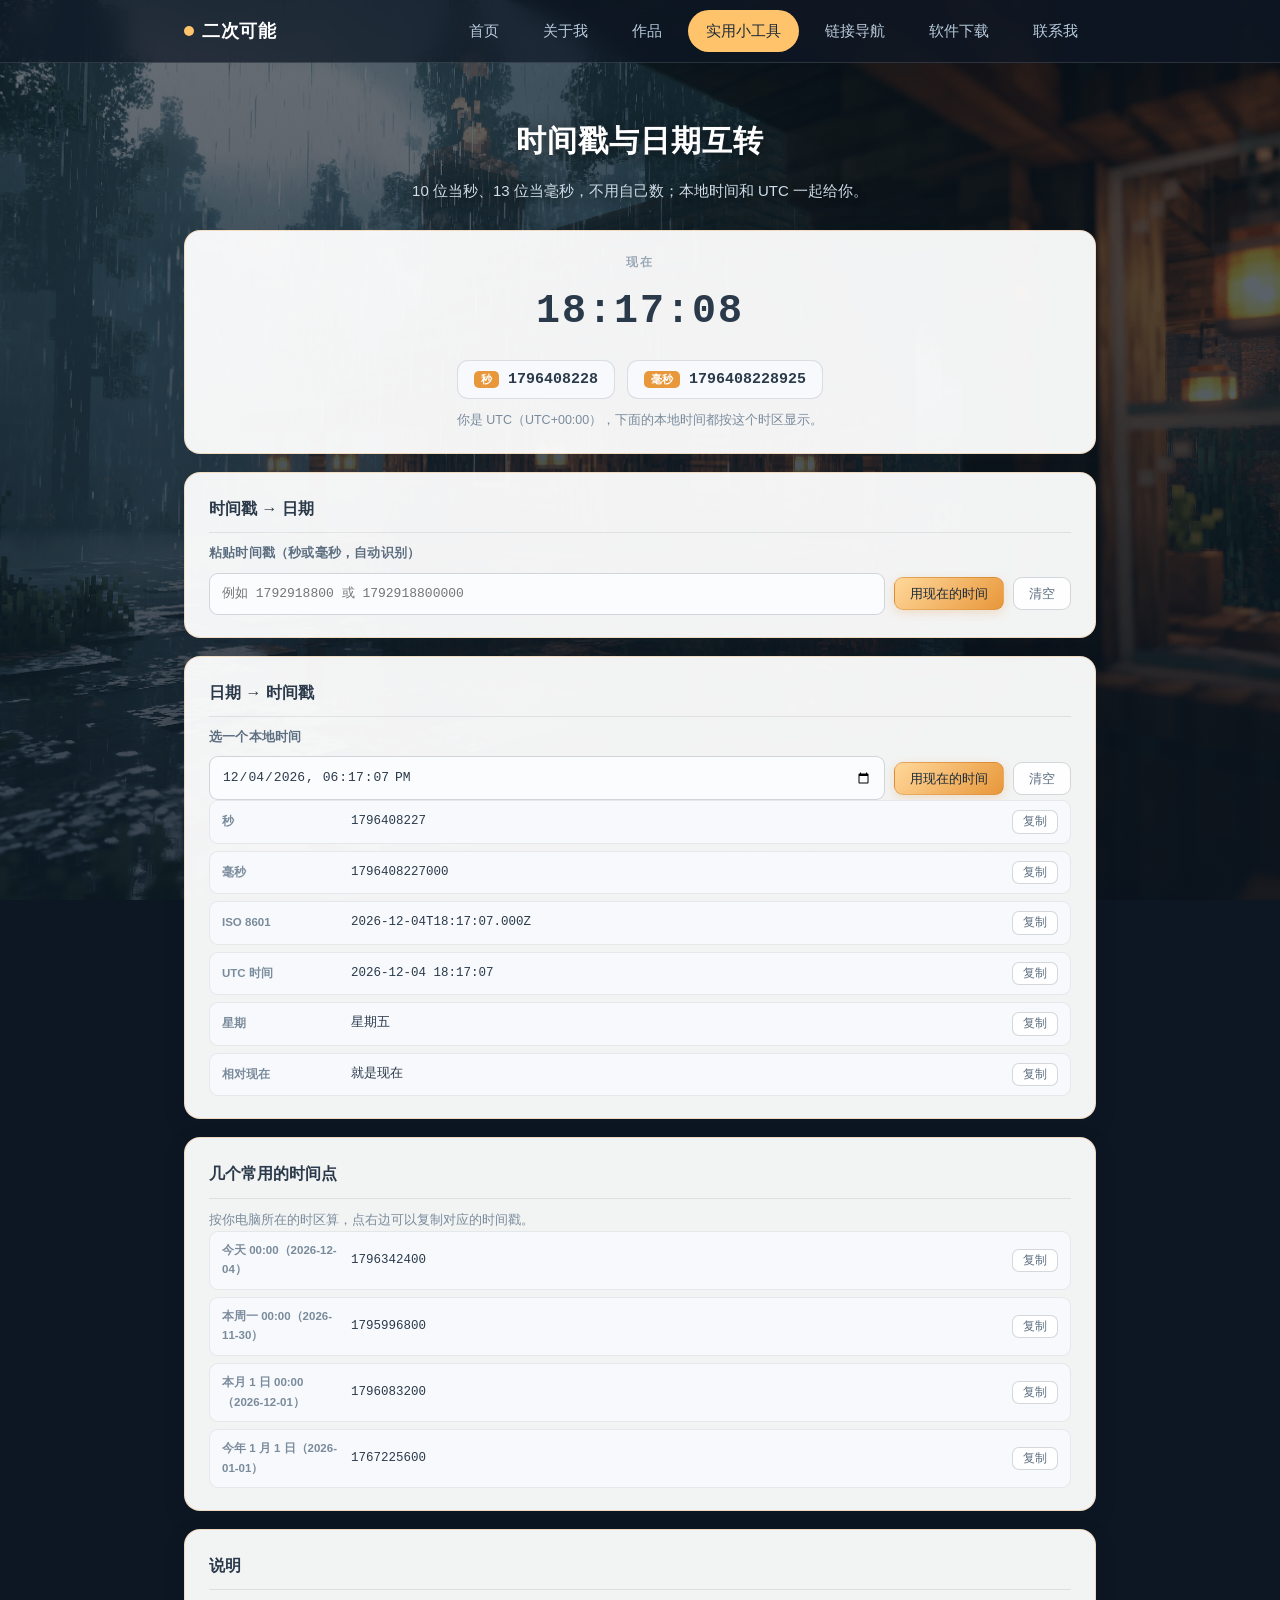
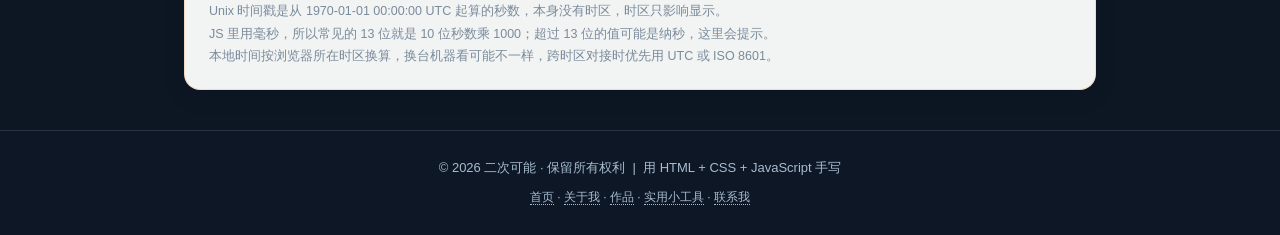
<file: timestamp.html>
<! -- by second -- !>
<! -- S E C O N D -- !>
<!DOCTYPE html>
<html lang="zh-CN" class="no-js">
<head>
<meta charset="UTF-8">
<meta name="viewport" content="width=device-width, initial-scale=1.0">
<meta name="description" content="时间戳与日期互转，自动识别秒和毫秒，同时给出本地时间与 UTC。">
<title>时间戳与日期互转 · 二次可能</title>
<link rel="icon" href="photo/favicon.ico" sizes="any">
<link rel="icon" type="image/png" sizes="32x32" href="photo/favicon-32.png">
<link rel="stylesheet" href="css/style.css">
</head>
<body>

  <nav class="nav">
    <div class="nav-inner">
      <a class="logo" href="index.html"><span class="logo-dot"></span>二次可能</a>
      <button class="burger" id="burger" aria-label="菜单" aria-expanded="false">
        <span></span><span></span><span></span>
      </button>
      <ul class="nav-links" id="navLinks">
        <li><a href="index.html">首页</a></li>
        <li><a href="about.html">关于我</a></li>
        <li><a href="works.html">作品</a></li>
        <li><a href="tools.html" class="active">实用小工具</a></li>
        <li><a href="wed.html">链接导航</a></li>
        <li><a href="wed.html#dl">软件下载</a></li>
        <li><a href="contact.html">联系我</a></li>
      </ul>
    </div>
  </nav>

  <header class="page-head">
    <h1>时间戳与日期互转</h1>
    <p>10 位当秒、13 位当毫秒，不用自己数；本地时间和 UTC 一起给你。</p>
  </header>

  <div class="tool-main">

    <section class="tool-panel now-panel">
      <div class="now-label">现在</div>
      <div class="now-clock" id="clock">--:--:--</div>
      <div class="now-ts">
        <button class="ts-chip" id="copySec" title="点击复制">
          <span class="ts-kind">秒</span>
          <span class="ts-val" id="nowSec">—</span>
        </button>
        <button class="ts-chip" id="copyMs" title="点击复制">
          <span class="ts-kind">毫秒</span>
          <span class="ts-val" id="nowMs">—</span>
        </button>
      </div>
      <p class="hint" id="tzInfo"></p>
    </section>

    <section class="tool-panel">
      <h2>时间戳 → 日期</h2>
      <label class="fl" for="tsIn">粘贴时间戳（秒或毫秒，自动识别）</label>
      <div class="bar" style="margin-top:8px">
        <input id="tsIn" class="inp mono" spellcheck="false" autocomplete="off" placeholder="例如 1792918800 或 1792918800000">
        <button class="tb" data-act="tsNow">用现在的时间</button>
        <button class="tb ghost" data-act="tsClear">清空</button>
      </div>
      <div class="msg" id="msg1"></div>
      <div class="val-list" id="out1"></div>
    </section>

    <section class="tool-panel">
      <h2>日期 → 时间戳</h2>
      <label class="fl" for="dtIn">选一个本地时间</label>
      <div class="bar" style="margin-top:8px">
        <input id="dtIn" type="datetime-local" class="inp mono" step="1">
        <button class="tb" data-act="dtNow">用现在的时间</button>
        <button class="tb ghost" data-act="dtClear">清空</button>
      </div>
      <div class="msg" id="msg2"></div>
      <div class="val-list" id="out2"></div>
    </section>

    <section class="tool-panel">
      <h2>几个常用的时间点</h2>
      <p class="hint">按你电脑所在的时区算，点右边可以复制对应的时间戳。</p>
      <div class="val-list" id="out3"></div>
    </section>

    <section class="tool-panel">
      <h2>说明</h2>
      <p class="hint">
        Unix 时间戳是从 1970-01-01 00:00:00 UTC 起算的秒数，本身没有时区，时区只影响显示。<br>
        JS 里用毫秒，所以常见的 13 位就是 10 位秒数乘 1000；超过 13 位的值可能是纳秒，这里会提示。<br>
        本地时间按浏览器所在时区换算，换台机器看可能不一样，跨时区对接时优先用 UTC 或 ISO 8601。
      </p>
    </section>

  </div>

  <footer>
    © 2026 二次可能 · 保留所有权利 &nbsp;|&nbsp; 用 HTML + CSS + JavaScript 手写
    <div style="margin-top:8px;font-size:12px;">
      <a href="index.html">首页</a> ·
      <a href="about.html">关于我</a> ·
      <a href="works.html">作品</a> ·
      <a href="tools.html">实用小工具</a> ·
      <a href="contact.html">联系我</a>
    </div>
  </footer>

<script defer src="js/site.js"></script>
<script>
(function () {
  'use strict';

  var pad = function (n) { return (n < 10 ? '0' : '') + n; };

  function fmtLocal(d) {
    return d.getFullYear() + '-' + pad(d.getMonth() + 1) + '-' + pad(d.getDate()) +
      ' ' + pad(d.getHours()) + ':' + pad(d.getMinutes()) + ':' + pad(d.getSeconds());
  }
  function fmtUtc(d) {
    return d.getUTCFullYear() + '-' + pad(d.getUTCMonth() + 1) + '-' + pad(d.getUTCDate()) +
      ' ' + pad(d.getUTCHours()) + ':' + pad(d.getUTCMinutes()) + ':' + pad(d.getUTCSeconds());
  }
  var WEEK = ['星期日', '星期一', '星期二', '星期三', '星期四', '星期五', '星期六'];

  function relative(d) {
    var diff = Date.now() - d.getTime();
    var abs = Math.abs(diff);
    var future = diff < 0;
    var units = [
      [1000 * 60 * 60 * 24 * 365, '年'],
      [1000 * 60 * 60 * 24 * 30, '个月'],
      [1000 * 60 * 60 * 24, '天'],
      [1000 * 60 * 60, '小时'],
      [1000 * 60, '分钟'],
      [1000, '秒']
    ];
    if (abs < 2000) return '就是现在';
    for (var i = 0; i < units.length; i++) {
      if (abs >= units[i][0]) {
        var n = Math.floor(abs / units[i][0]);
        return n + ' ' + units[i][1] + (future ? '后' : '前');
      }
    }
    return '';
  }

  function tzName() {
    try {
      return Intl.DateTimeFormat().resolvedOptions().timeZone || '';
    } catch (e) { return ''; }
  }

  var offsetMin = -new Date().getTimezoneOffset();
  var offsetStr = 'UTC' + (offsetMin >= 0 ? '+' : '-') +
    pad(Math.floor(Math.abs(offsetMin) / 60)) + ':' + pad(Math.abs(offsetMin) % 60);

  document.getElementById('tzInfo').textContent =
    '你是 ' + (tzName() || '本地时区') + '（' + offsetStr + '），下面的本地时间都按这个时区显示。';

  // ---------- 顶部时钟 ----------
  var elClock = document.getElementById('clock');
  var elSec = document.getElementById('nowSec');
  var elMs = document.getElementById('nowMs');

  function tick() {
    var d = new Date();
    elClock.textContent = pad(d.getHours()) + ':' + pad(d.getMinutes()) + ':' + pad(d.getSeconds());
    elSec.textContent = Math.floor(d.getTime() / 1000);
    elMs.textContent = d.getTime();
  }
  tick();
  setInterval(tick, 1000);

  function copyText(text, okEl) {
    if (navigator.clipboard && navigator.clipboard.writeText) {
      navigator.clipboard.writeText(text).then(function () {
        flash(okEl, '已复制 ' + text);
      }, function () {
        flash(okEl, '复制失败，请手动复制', true);
      });
    } else {
      flash(okEl, '当前浏览器不支持自动复制', true);
    }
  }
  function flash(el, text, bad) {
    el.className = 'msg show ' + (bad ? 'err' : 'ok');
    el.textContent = text;
    clearTimeout(el._t);
    el._t = setTimeout(function () { el.className = 'msg'; el.textContent = ''; }, 2200);
  }

  document.getElementById('copySec').addEventListener('click', function () {
    copyText(String(Math.floor(Date.now() / 1000)), document.getElementById('msg1'));
  });
  document.getElementById('copyMs').addEventListener('click', function () {
    copyText(String(Date.now()), document.getElementById('msg1'));
  });

  // ---------- 渲染结果行 ----------
  function rows(el, items) {
    el.innerHTML = '';
    items.forEach(function (it) {
      if (!it) return;
      var row = document.createElement('div');
      row.className = 'val-row';
      var lab = document.createElement('span');
      lab.className = 'val-label';
      lab.textContent = it[0];
      var code = document.createElement('code');
      code.className = 'val-code';
      code.textContent = it[1];
      var btn = document.createElement('button');
      btn.className = 'tb ghost tiny';
      btn.textContent = '复制';
      btn.addEventListener('click', function () {
        copyText(it[1], document.getElementById(it[2] || 'msg1'));
      });
      row.appendChild(lab); row.appendChild(code); row.appendChild(btn);
      el.appendChild(row);
    });
  }

  // ---------- 时间戳 → 日期 ----------
  var tsIn = document.getElementById('tsIn');
  var out1 = document.getElementById('out1');
  var msg1 = document.getElementById('msg1');

  function showMsg(el, kind, text) {
    el.className = 'msg show ' + kind;
    el.textContent = text;
  }
  function hideMsg(el) { el.className = 'msg'; el.textContent = ''; }

  function tsToDate() {
    var raw = tsIn.value.trim();
    if (!raw) { out1.innerHTML = ''; hideMsg(msg1); return; }
    if (!/^-?\d+$/.test(raw)) {
      out1.innerHTML = '';
      showMsg(msg1, 'err', '时间戳应该是一串纯数字');
      return;
    }
    var digits = raw.replace('-', '').length;
    var n = Number(raw);
    var ms;
    var note = '';
    if (digits <= 10) { ms = n * 1000; note = '按秒解析'; }
    else if (digits <= 13) { ms = n; note = '按毫秒解析'; }
    else {
      out1.innerHTML = '';
      showMsg(msg1, 'err', '位数太多（' + digits + ' 位），常见的是 10 位秒或 13 位毫秒');
      return;
    }
    var d = new Date(ms);
    if (isNaN(d.getTime())) {
      out1.innerHTML = '';
      showMsg(msg1, 'err', '这个时间戳超出了能表示的范围');
      return;
    }
    hideMsg(msg1);
    rows(out1, [
      ['本地时间', fmtLocal(d)],
      ['UTC 时间', fmtUtc(d)],
      ['ISO 8601', d.toISOString()],
      ['星期', WEEK[d.getDay()]],
      ['相对现在', relative(d)],
      ['秒', String(Math.floor(ms / 1000))],
      ['毫秒', String(ms)]
    ]);
    showMsg(msg1, 'ok', note + '，共 ' + digits + ' 位数字');
  }

  tsIn.addEventListener('input', tsToDate);

  // ---------- 日期 → 时间戳 ----------
  var dtIn = document.getElementById('dtIn');
  var out2 = document.getElementById('out2');
  var msg2 = document.getElementById('msg2');

  function toLocalInput(d) {
    return d.getFullYear() + '-' + pad(d.getMonth() + 1) + '-' + pad(d.getDate()) +
      'T' + pad(d.getHours()) + ':' + pad(d.getMinutes()) + ':' + pad(d.getSeconds());
  }

  function dateToTs() {
    if (!dtIn.value) { out2.innerHTML = ''; hideMsg(msg2); return; }
    var d = new Date(dtIn.value);
    if (isNaN(d.getTime())) {
      out2.innerHTML = '';
      showMsg(msg2, 'err', '这个日期没看懂');
      return;
    }
    hideMsg(msg2);
    var ms = d.getTime();
    rows(out2, [
      ['秒', String(Math.floor(ms / 1000))],
      ['毫秒', String(ms)],
      ['ISO 8601', d.toISOString()],
      ['UTC 时间', fmtUtc(d)],
      ['星期', WEEK[d.getDay()]],
      ['相对现在', relative(d)]
    ]);
  }
  dtIn.addEventListener('input', dateToTs);

  document.querySelectorAll('.tool-panel').forEach(function (panel, i) {
    panel.addEventListener('click', function (e) {
      var b = e.target.closest('button[data-act]');
      if (!b) return;
      var a = b.getAttribute('data-act');
      if (a === 'tsNow') { tsIn.value = String(Math.floor(Date.now() / 1000)); tsToDate(); }
      if (a === 'tsClear') { tsIn.value = ''; out1.innerHTML = ''; hideMsg(msg1); }
      if (a === 'dtNow') { dtIn.value = toLocalInput(new Date()); dateToTs(); }
      if (a === 'dtClear') { dtIn.value = ''; out2.innerHTML = ''; hideMsg(msg2); }
    });
  });

  // ---------- 常用时间点 ----------
  function refPoints() {
    var now = new Date();
    var today = new Date(now.getFullYear(), now.getMonth(), now.getDate());
    var dow = (now.getDay() + 6) % 7; // 周一为一周开始
    var monday = new Date(today.getTime() - dow * 86400000);
    var month = new Date(now.getFullYear(), now.getMonth(), 1);
    var year = new Date(now.getFullYear(), 0, 1);
    var items = [
      ['今天 00:00', today],
      ['本周一 00:00', monday],
      ['本月 1 日 00:00', month],
      ['今年 1 月 1 日', year]
    ];
    return items.map(function (it) {
      var d = it[1];
      return [it[0] + '（' + fmtLocal(d).slice(0, 10) + '）',
        String(Math.floor(d.getTime() / 1000)), 'msg3'];
    });
  }
  var out3 = document.getElementById('out3');
  // 让复制提示有一条独立的消息区
  var msg3 = document.createElement('div');
  msg3.className = 'msg';
  msg3.id = 'msg3';
  out3.parentNode.insertBefore(msg3, out3.nextSibling);
  rows(out3, refPoints());

  // 首次默认填当前时间，方便直接看到效果
  dtIn.value = toLocalInput(new Date());
  dateToTs();
})();
</script>
</body>
</html>
</file>
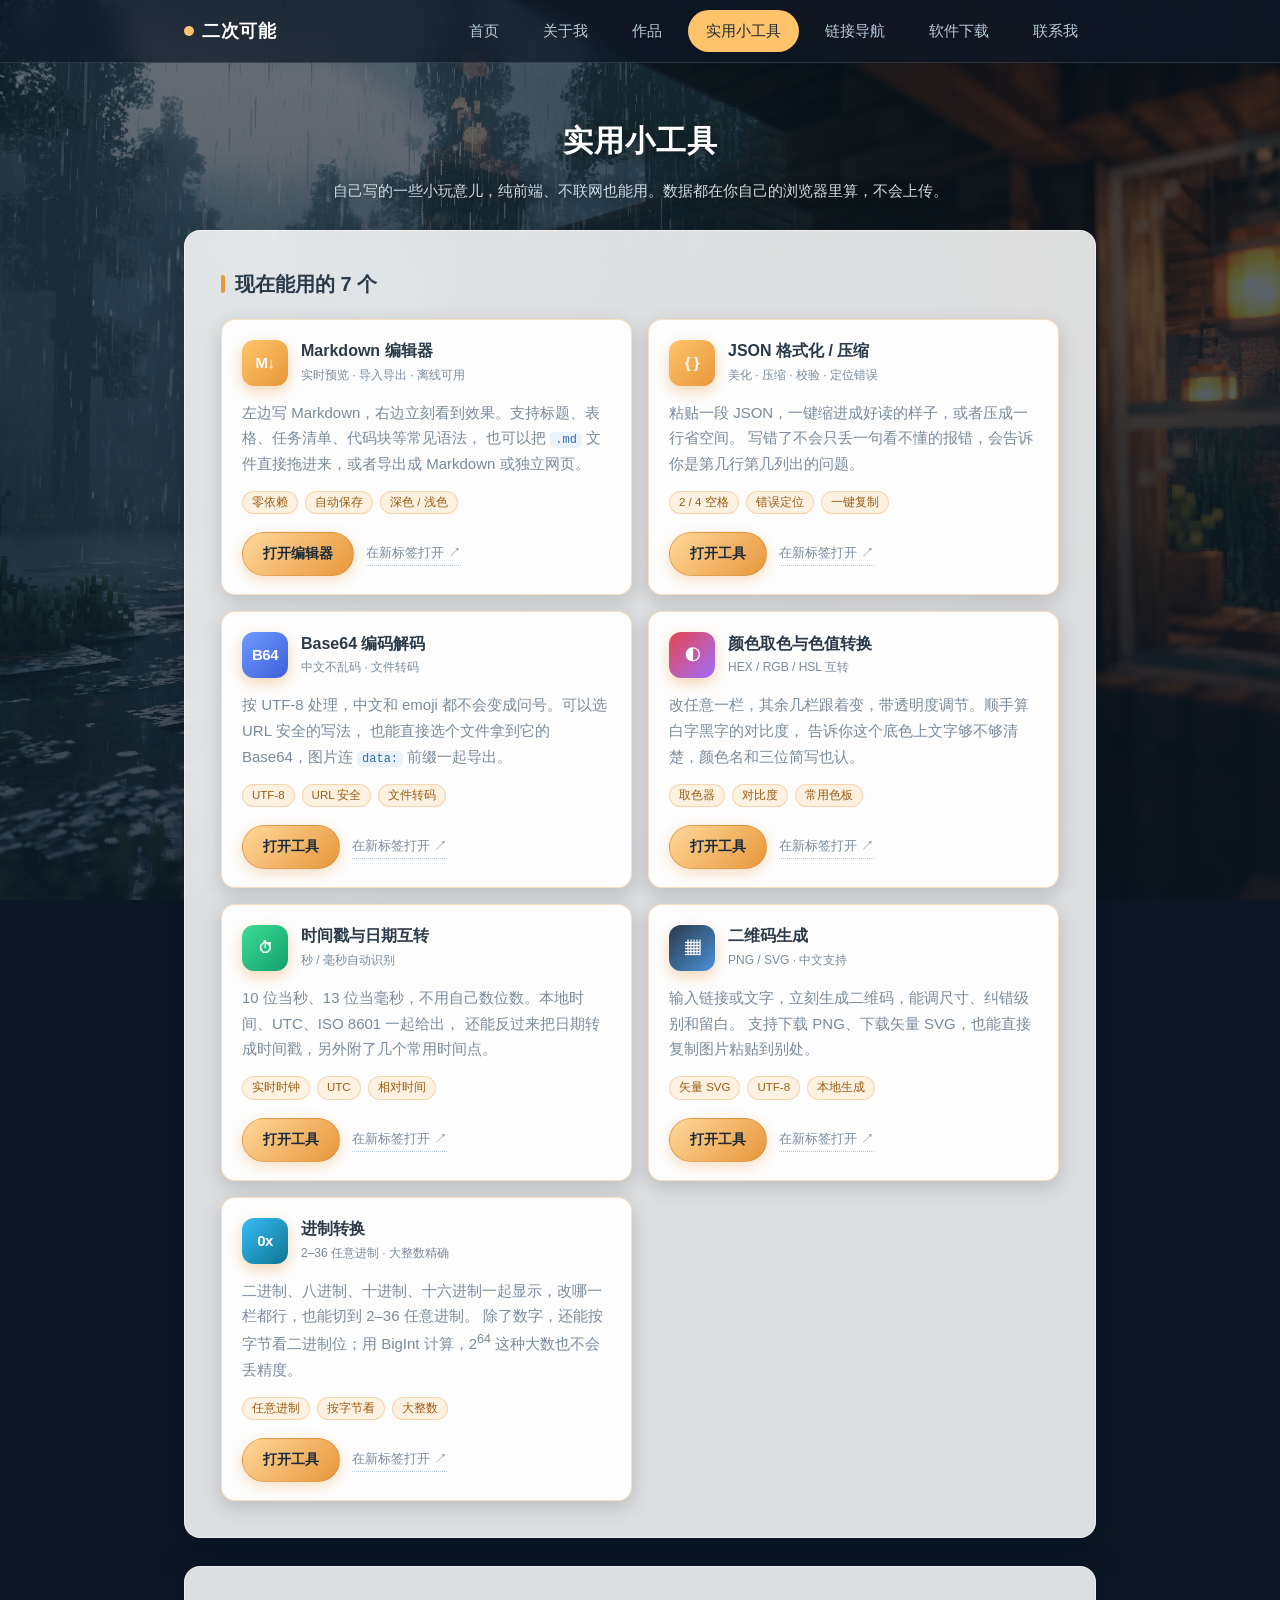
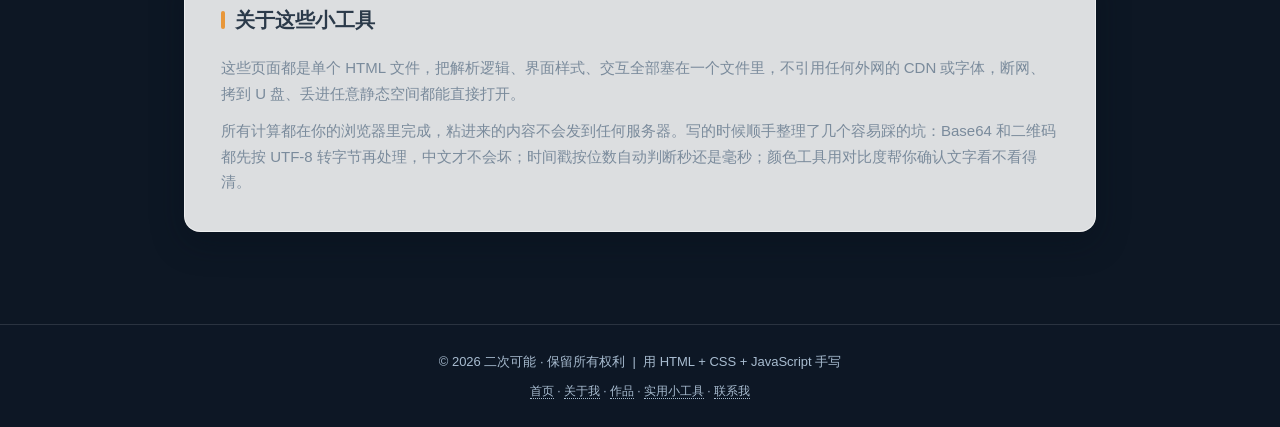
<file: tools.html>
<!DOCTYPE html>
<html lang="zh-CN" class="no-js">
<head>
<meta charset="UTF-8">
<meta name="viewport" content="width=device-width, initial-scale=1.0">
<meta name="description" content="二次可能 · 实用小工具：JSON 格式化、颜色转换、Base64、时间戳、二维码、Markdown 编辑器。纯前端，离线可用。">
<title>实用小工具 · 二次可能</title>
<link rel="icon" href="photo/favicon.ico" sizes="any">
<link rel="icon" type="image/png" sizes="32x32" href="photo/favicon-32.png">
<link rel="icon" type="image/png" sizes="192x192" href="photo/icon-192.png">
<link rel="apple-touch-icon" sizes="180x180" href="photo/apple-touch-icon.png">
<link rel="stylesheet" href="css/style.css">
</head>
<body>

  <!-- 顶部导航栏 -->
  <nav class="nav">
    <div class="nav-inner">
      <a class="logo" href="index.html"><span class="logo-dot"></span>二次可能</a>
      <button class="burger" id="burger" aria-label="菜单" aria-expanded="false">
        <span></span><span></span><span></span>
      </button>
      <ul class="nav-links" id="navLinks">
        <li><a href="index.html">首页</a></li>
        <li><a href="about.html">关于我</a></li>
        <li><a href="works.html">作品</a></li>
        <li><a href="tools.html" class="active">实用小工具</a></li>
        <li><a href="wed.html">链接导航</a></li>
        <li><a href="wed.html#dl">软件下载</a></li>
        <li><a href="contact.html">联系我</a></li>
      </ul>
    </div>
  </nav>

  <!-- 页头 -->
  <header class="page-head">
    <h1>实用小工具</h1>
    <p>自己写的一些小玩意儿，纯前端、不联网也能用。数据都在你自己的浏览器里算，不会上传。</p>
  </header>

  <div class="wrap">

    <!-- 工具列表 -->
    <section class="card">
      <h2>现在能用的 7 个</h2>
      <div class="tool-grid">

        <div class="tool-card">
          <div class="tool-top">
            <div class="tool-icon">M↓</div>
            <div class="tool-hd">
              <div class="tool-name">Markdown 编辑器</div>
              <div class="tool-sub">实时预览 · 导入导出 · 离线可用</div>
            </div>
          </div>
          <p class="tool-desc">
            左边写 Markdown，右边立刻看到效果。支持标题、表格、任务清单、代码块等常见语法，
            也可以把 <code>.md</code> 文件直接拖进来，或者导出成 Markdown 或独立网页。
          </p>
          <div class="tool-tags">
            <span>零依赖</span><span>自动保存</span><span>深色 / 浅色</span>
          </div>
          <div class="tool-actions">
            <a class="tool-open" href="markdown.html">打开编辑器</a>
            <a class="tool-newtab" href="markdown.html" target="_blank" rel="noopener">在新标签打开 ↗</a>
          </div>
        </div>

        <div class="tool-card">
          <div class="tool-top">
            <div class="tool-icon">{ }</div>
            <div class="tool-hd">
              <div class="tool-name">JSON 格式化 / 压缩</div>
              <div class="tool-sub">美化 · 压缩 · 校验 · 定位错误</div>
            </div>
          </div>
          <p class="tool-desc">
            粘贴一段 JSON，一键缩进成好读的样子，或者压成一行省空间。
            写错了不会只丢一句看不懂的报错，会告诉你是第几行第几列出的问题。
          </p>
          <div class="tool-tags">
            <span>2 / 4 空格</span><span>错误定位</span><span>一键复制</span>
          </div>
          <div class="tool-actions">
            <a class="tool-open" href="json.html">打开工具</a>
            <a class="tool-newtab" href="json.html" target="_blank" rel="noopener">在新标签打开 ↗</a>
          </div>
        </div>

        <div class="tool-card">
          <div class="tool-top">
            <div class="tool-icon" style="background:linear-gradient(135deg,#6F9CFF,#3D5FD9)">B64</div>
            <div class="tool-hd">
              <div class="tool-name">Base64 编码解码</div>
              <div class="tool-sub">中文不乱码 · 文件转码</div>
            </div>
          </div>
          <p class="tool-desc">
            按 UTF-8 处理，中文和 emoji 都不会变成问号。可以选 URL 安全的写法，
            也能直接选个文件拿到它的 Base64，图片连 <code>data:</code> 前缀一起导出。
          </p>
          <div class="tool-tags">
            <span>UTF-8</span><span>URL 安全</span><span>文件转码</span>
          </div>
          <div class="tool-actions">
            <a class="tool-open" href="base64.html">打开工具</a>
            <a class="tool-newtab" href="base64.html" target="_blank" rel="noopener">在新标签打开 ↗</a>
          </div>
        </div>

        <div class="tool-card">
          <div class="tool-top">
            <div class="tool-icon" style="background:linear-gradient(135deg,#E5484D,#A06BFF)">◐</div>
            <div class="tool-hd">
              <div class="tool-name">颜色取色与色值转换</div>
              <div class="tool-sub">HEX / RGB / HSL 互转</div>
            </div>
          </div>
          <p class="tool-desc">
            改任意一栏，其余几栏跟着变，带透明度调节。顺手算白字黑字的对比度，
            告诉你这个底色上文字够不够清楚，颜色名和三位简写也认。
          </p>
          <div class="tool-tags">
            <span>取色器</span><span>对比度</span><span>常用色板</span>
          </div>
          <div class="tool-actions">
            <a class="tool-open" href="color.html">打开工具</a>
            <a class="tool-newtab" href="color.html" target="_blank" rel="noopener">在新标签打开 ↗</a>
          </div>
        </div>

        <div class="tool-card">
          <div class="tool-top">
            <div class="tool-icon" style="background:linear-gradient(135deg,#3DDC97,#12A06A)">⏱</div>
            <div class="tool-hd">
              <div class="tool-name">时间戳与日期互转</div>
              <div class="tool-sub">秒 / 毫秒自动识别</div>
            </div>
          </div>
          <p class="tool-desc">
            10 位当秒、13 位当毫秒，不用自己数位数。本地时间、UTC、ISO 8601 一起给出，
            还能反过来把日期转成时间戳，另外附了几个常用时间点。
          </p>
          <div class="tool-tags">
            <span>实时时钟</span><span>UTC</span><span>相对时间</span>
          </div>
          <div class="tool-actions">
            <a class="tool-open" href="timestamp.html">打开工具</a>
            <a class="tool-newtab" href="timestamp.html" target="_blank" rel="noopener">在新标签打开 ↗</a>
          </div>
        </div>

        <div class="tool-card">
          <div class="tool-top">
            <div class="tool-icon" style="background:linear-gradient(135deg,#2B3A4A,#4A90D9)">▦</div>
            <div class="tool-hd">
              <div class="tool-name">二维码生成</div>
              <div class="tool-sub">PNG / SVG · 中文支持</div>
            </div>
          </div>
          <p class="tool-desc">
            输入链接或文字，立刻生成二维码，能调尺寸、纠错级别和留白。
            支持下载 PNG、下载矢量 SVG，也能直接复制图片粘贴到别处。
          </p>
          <div class="tool-tags">
            <span>矢量 SVG</span><span>UTF-8</span><span>本地生成</span>
          </div>
          <div class="tool-actions">
            <a class="tool-open" href="qr.html">打开工具</a>
            <a class="tool-newtab" href="qr.html" target="_blank" rel="noopener">在新标签打开 ↗</a>
          </div>
        </div>

        <div class="tool-card">
          <div class="tool-top">
            <div class="tool-icon" style="background:linear-gradient(135deg,#38BDF8,#0E7490)">0x</div>
            <div class="tool-hd">
              <div class="tool-name">进制转换</div>
              <div class="tool-sub">2–36 任意进制 · 大整数精确</div>
            </div>
          </div>
          <p class="tool-desc">
            二进制、八进制、十进制、十六进制一起显示，改哪一栏都行，也能切到 2–36 任意进制。
            除了数字，还能按字节看二进制位；用 BigInt 计算，2<sup>64</sup> 这种大数也不会丢精度。
          </p>
          <div class="tool-tags">
            <span>任意进制</span><span>按字节看</span><span>大整数</span>
          </div>
          <div class="tool-actions">
            <a class="tool-open" href="base-conv.html">打开工具</a>
            <a class="tool-newtab" href="base-conv.html" target="_blank" rel="noopener">在新标签打开 ↗</a>
          </div>
        </div>

      </div>
    </section>

    <!-- 说明 -->
    <section class="card">
      <h2>关于这些小工具</h2>
      <p>这些页面都是单个 HTML 文件，把解析逻辑、界面样式、交互全部塞在一个文件里，不引用任何外网的 CDN 或字体，断网、拷到 U 盘、丢进任意静态空间都能直接打开。</p>
      <p>所有计算都在你的浏览器里完成，粘进来的内容不会发到任何服务器。写的时候顺手整理了几个容易踩的坑：Base64 和二维码都先按 UTF-8 转字节再处理，中文才不会坏；时间戳按位数自动判断秒还是毫秒；颜色工具用对比度帮你确认文字看不看得清。</p>
    </section>

  </div>

  <!-- 页脚 -->
  <footer>
    © 2026 二次可能 · 保留所有权利 &nbsp;|&nbsp; 用 HTML + CSS + JavaScript 手写
    <div style="margin-top:8px;font-size:12px;">
      <a href="index.html">首页</a> ·
      <a href="about.html">关于我</a> ·
      <a href="works.html">作品</a> ·
      <a href="tools.html">实用小工具</a> ·
      <a href="contact.html">联系我</a>
    </div>
  </footer>

<script defer src="js/site.js"></script>
</body>
</html>
</file>
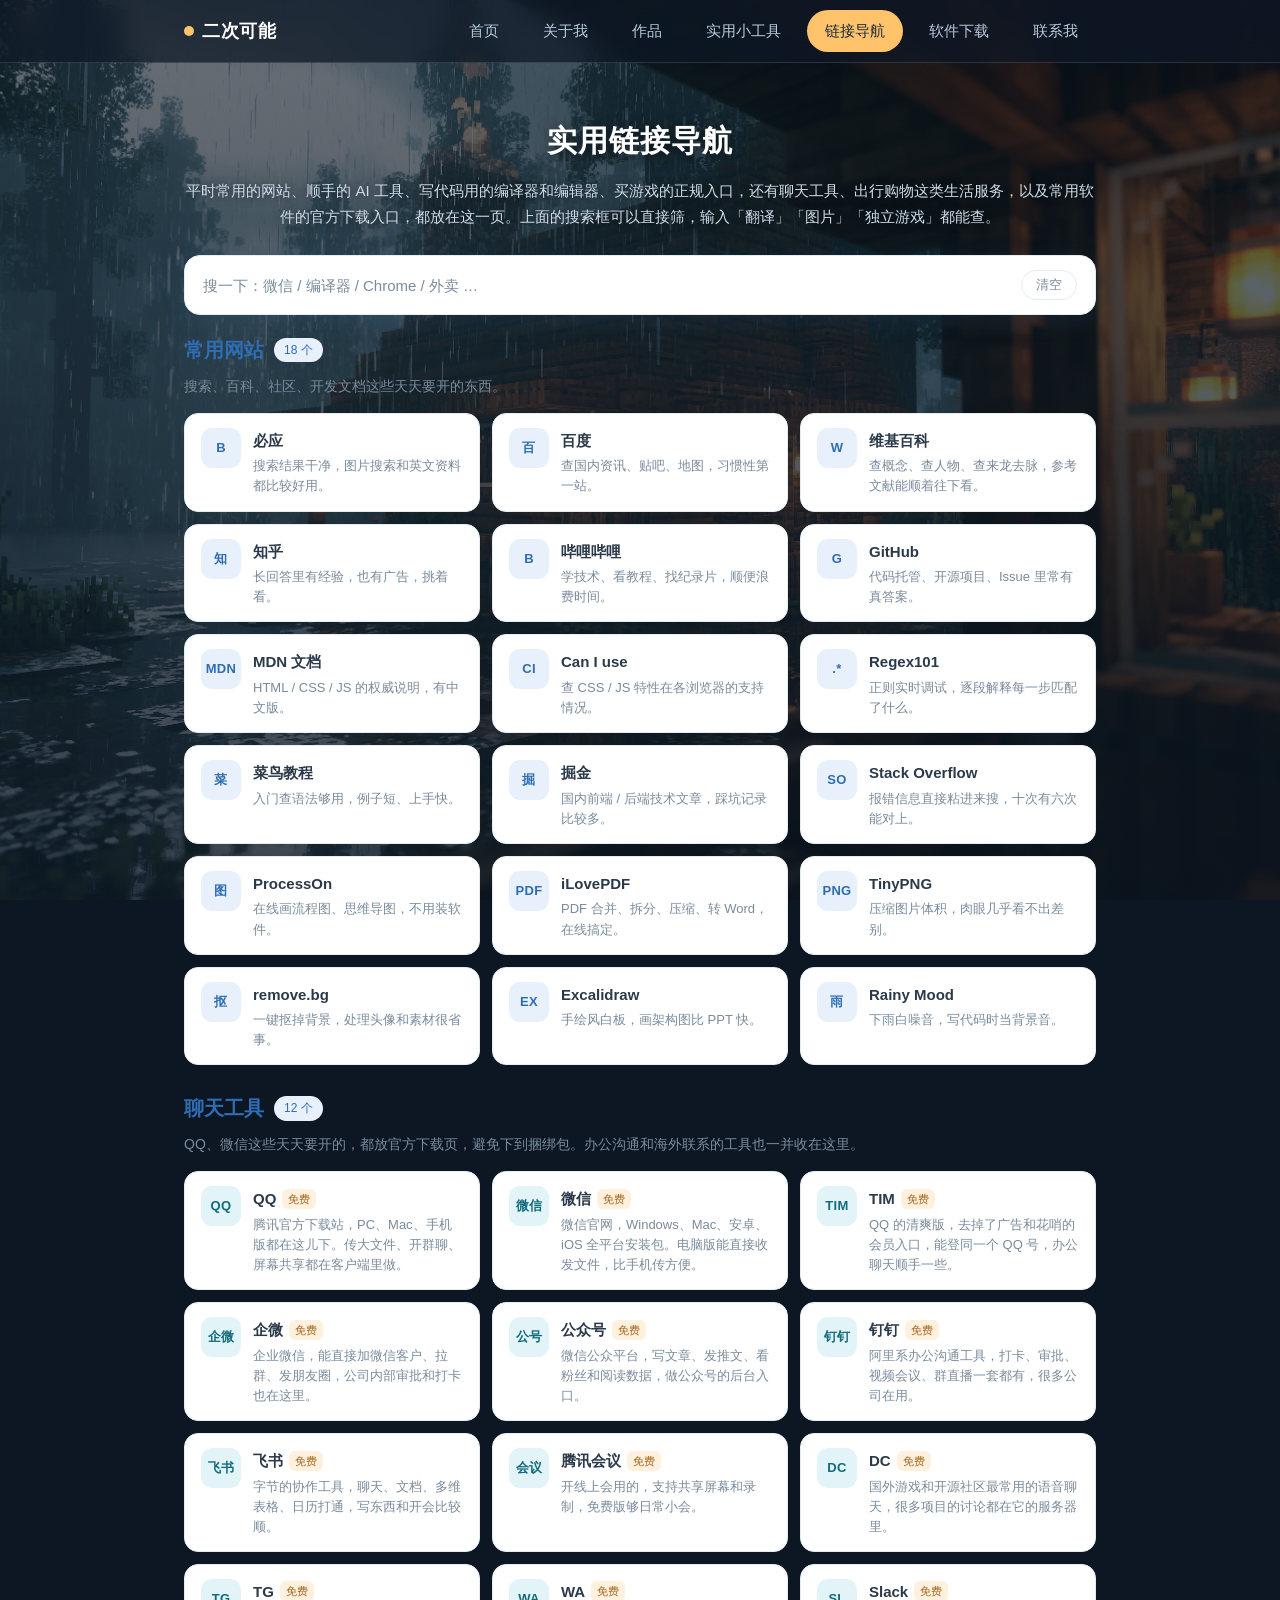
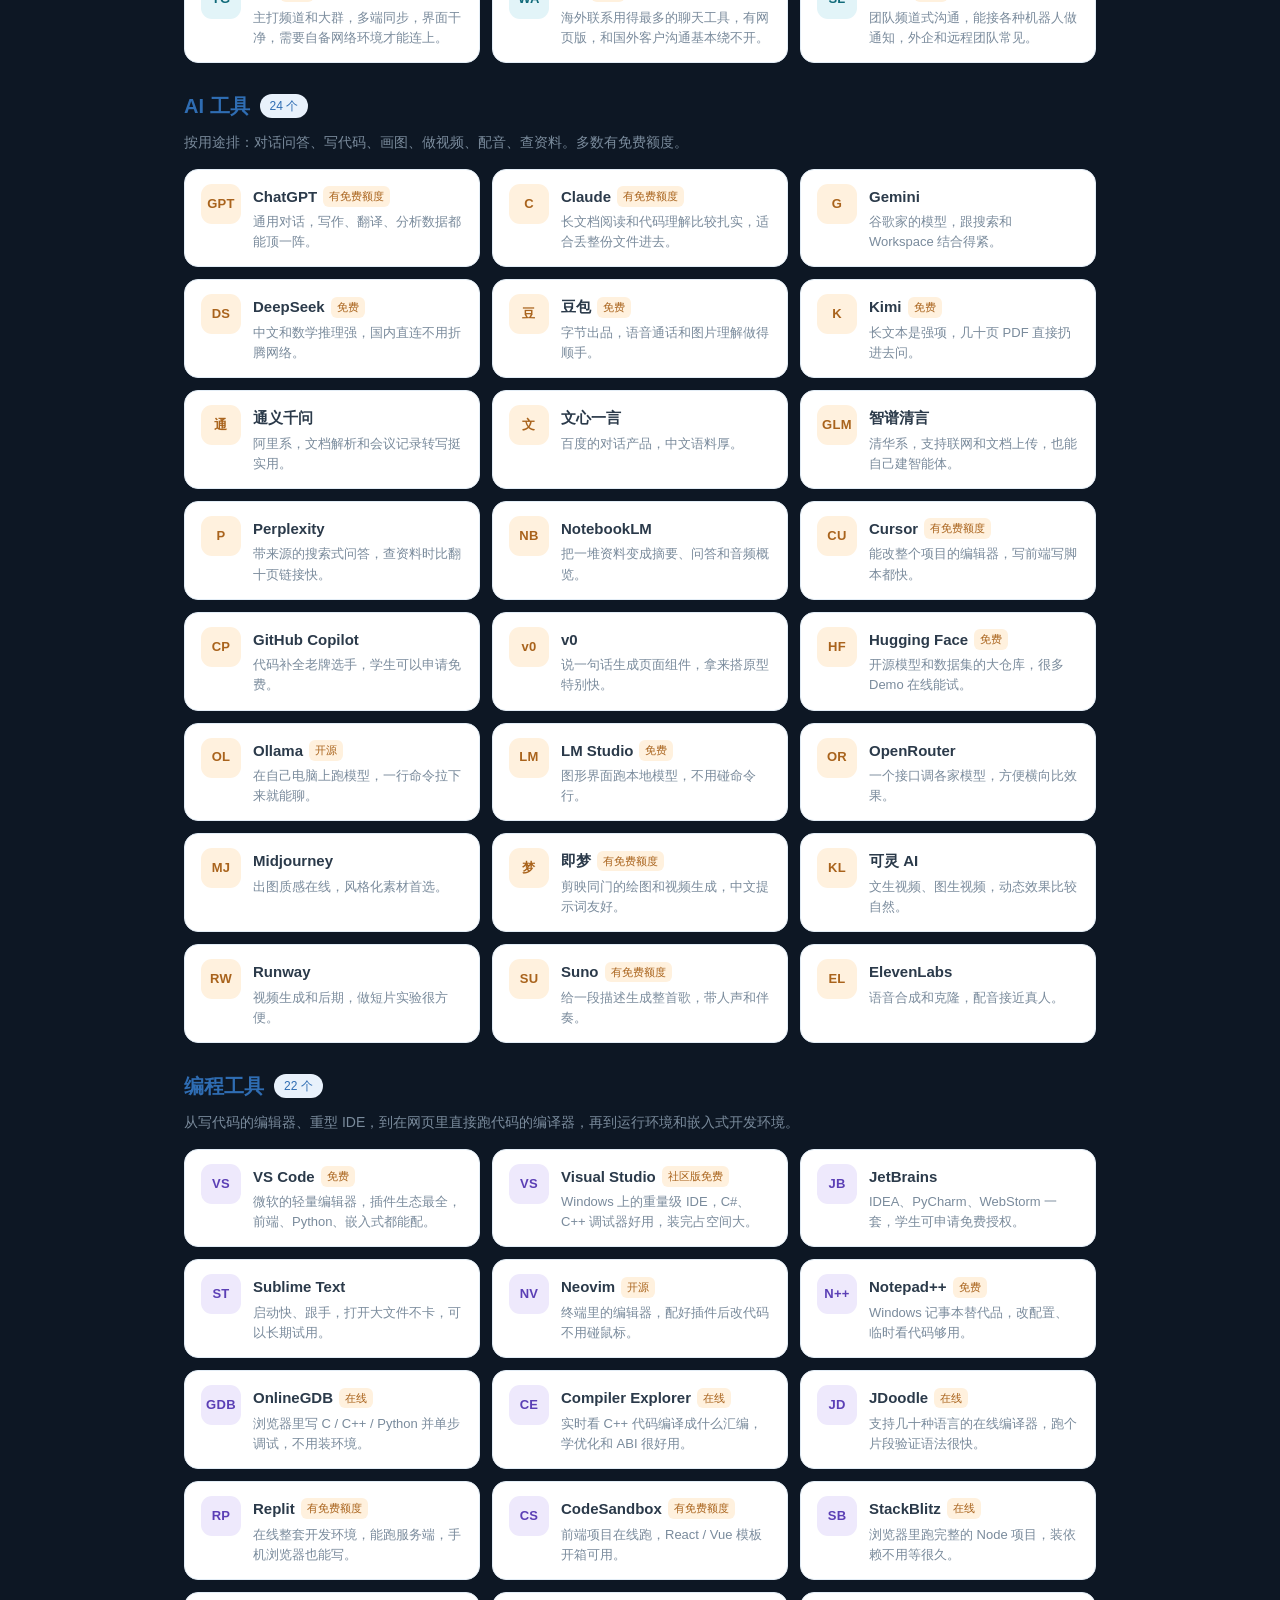
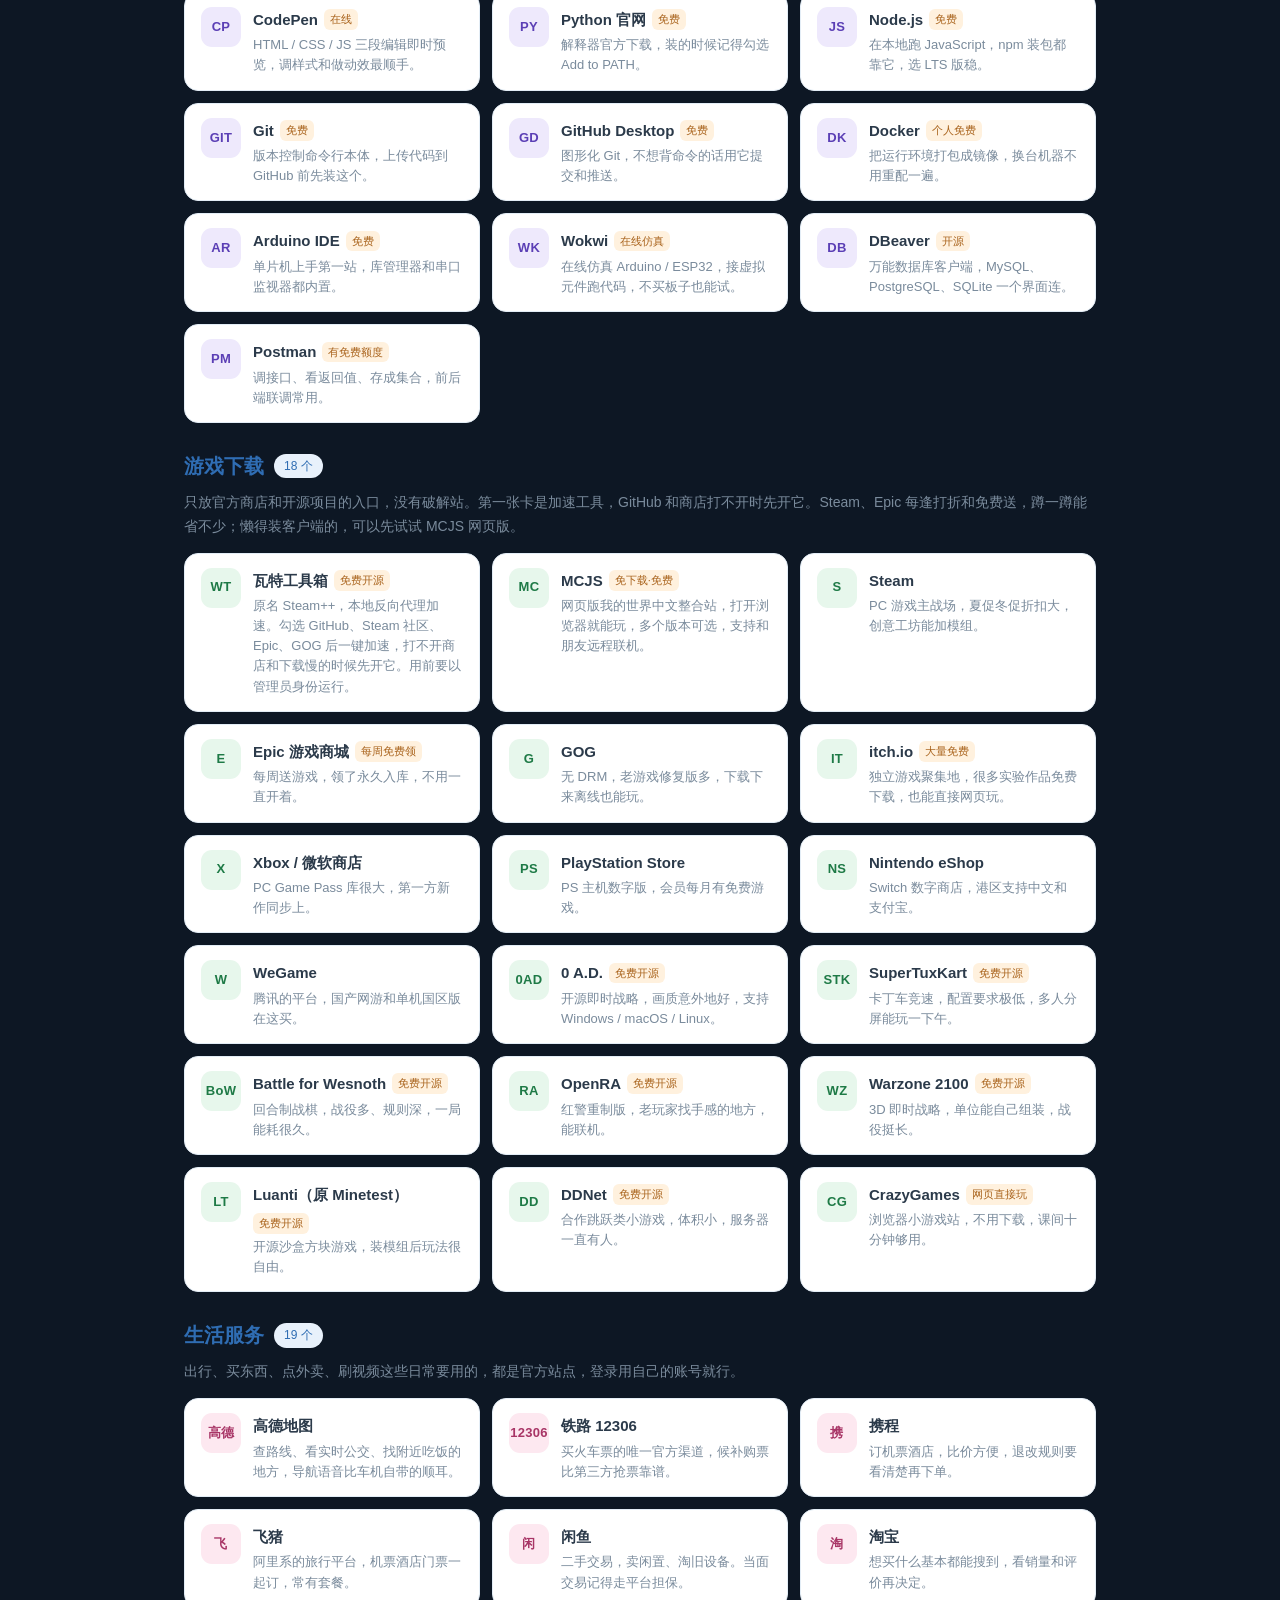
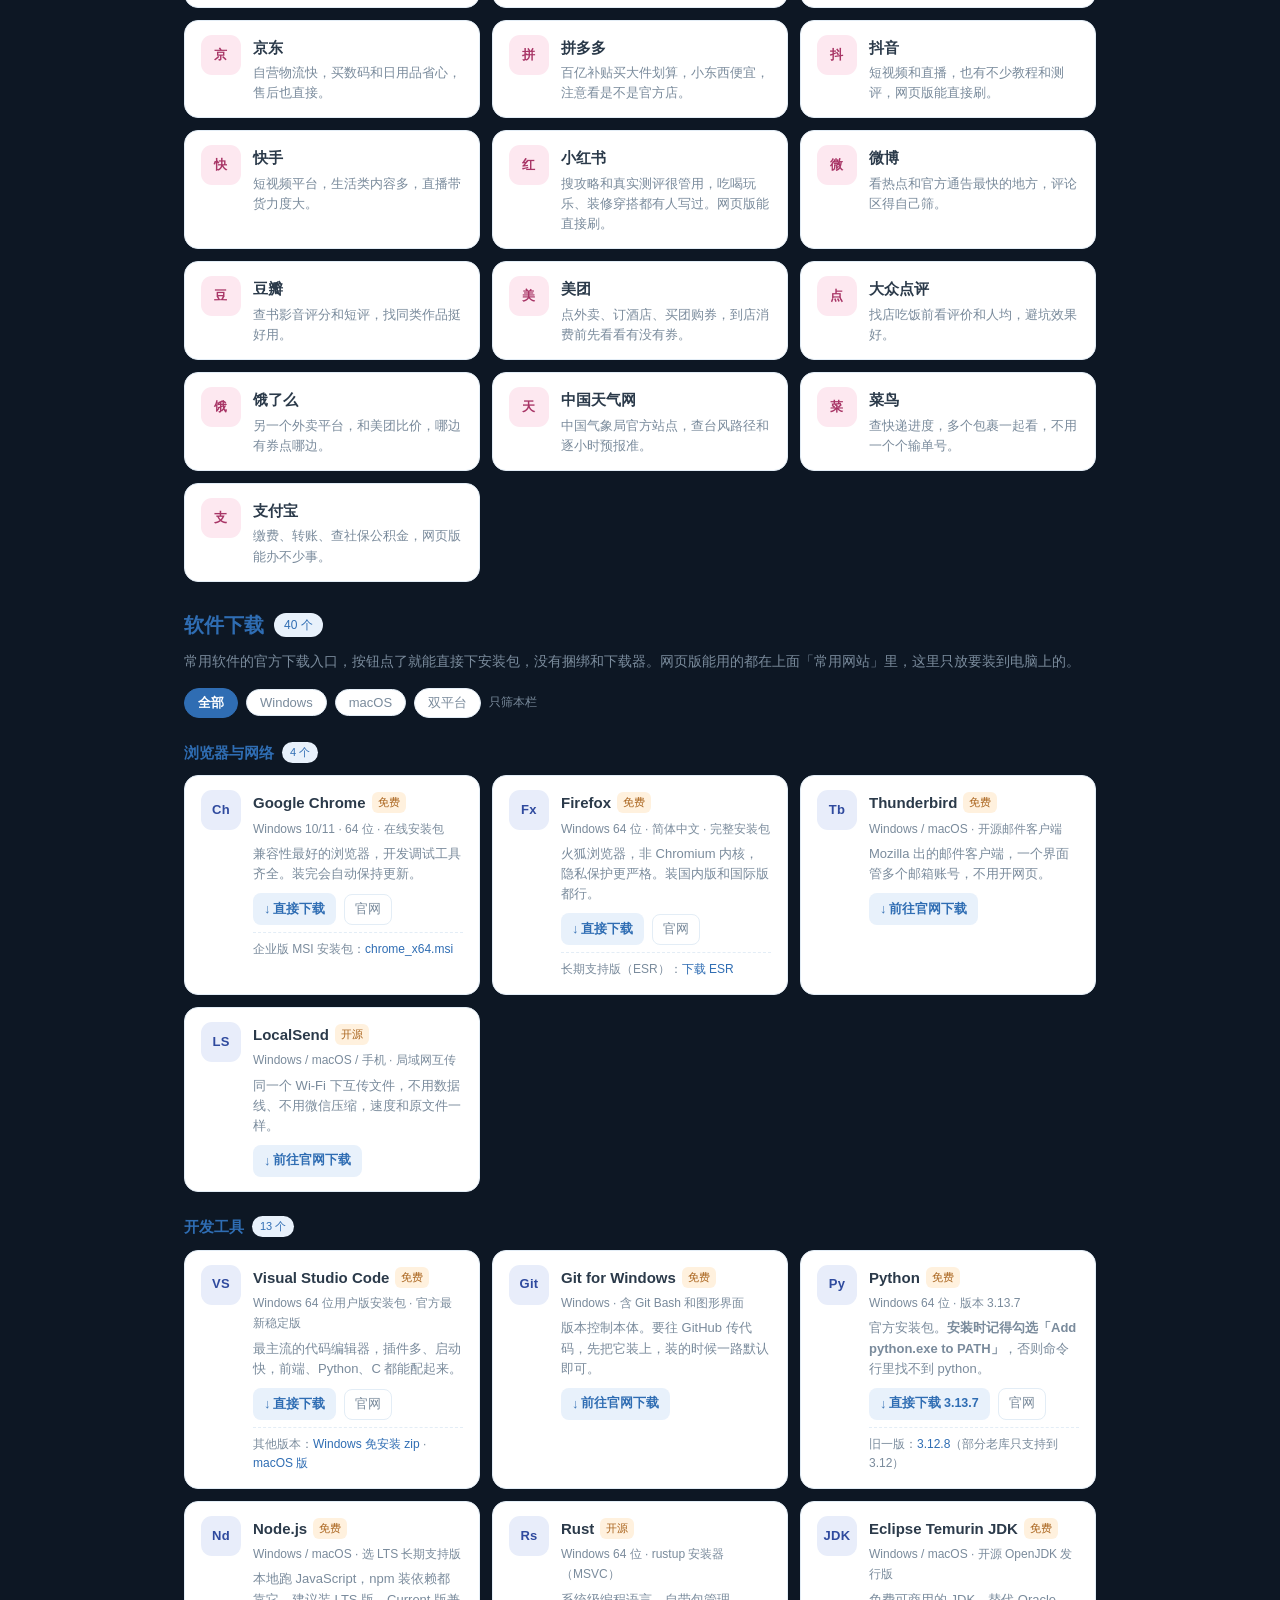
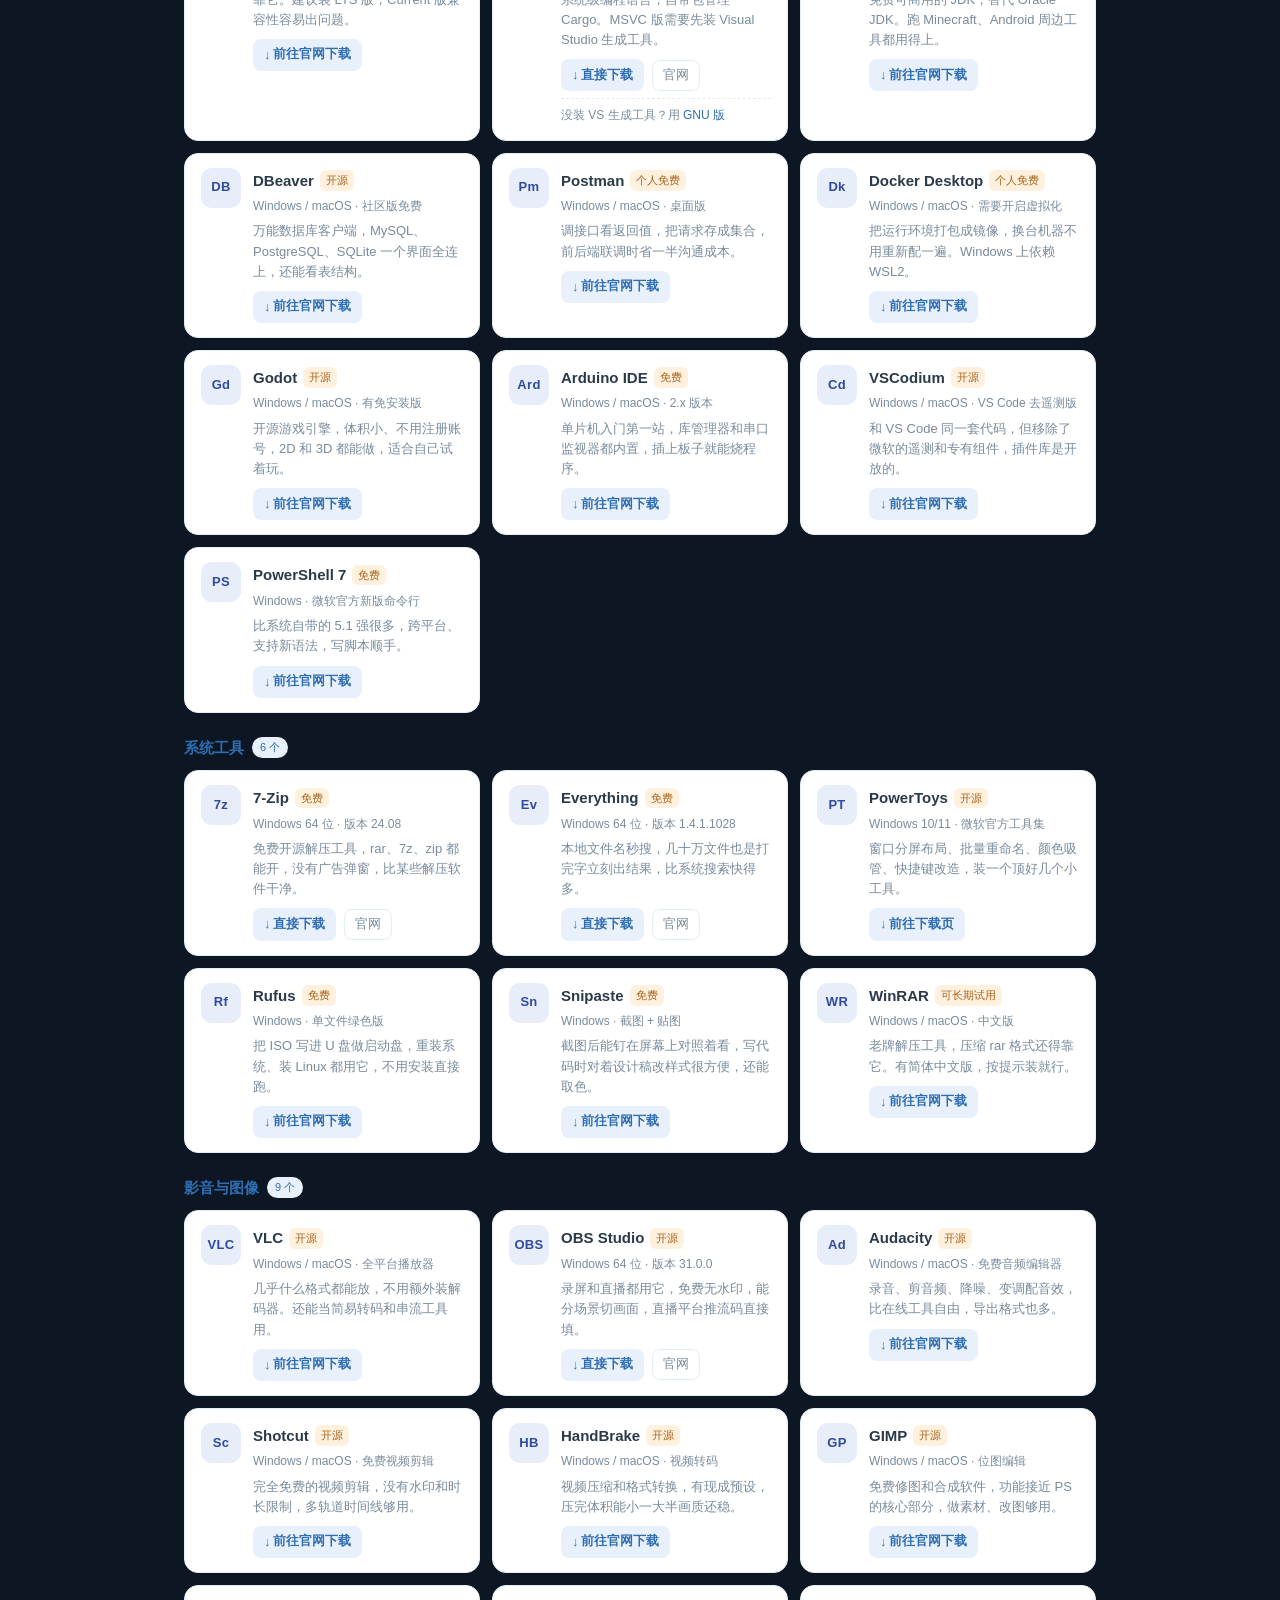
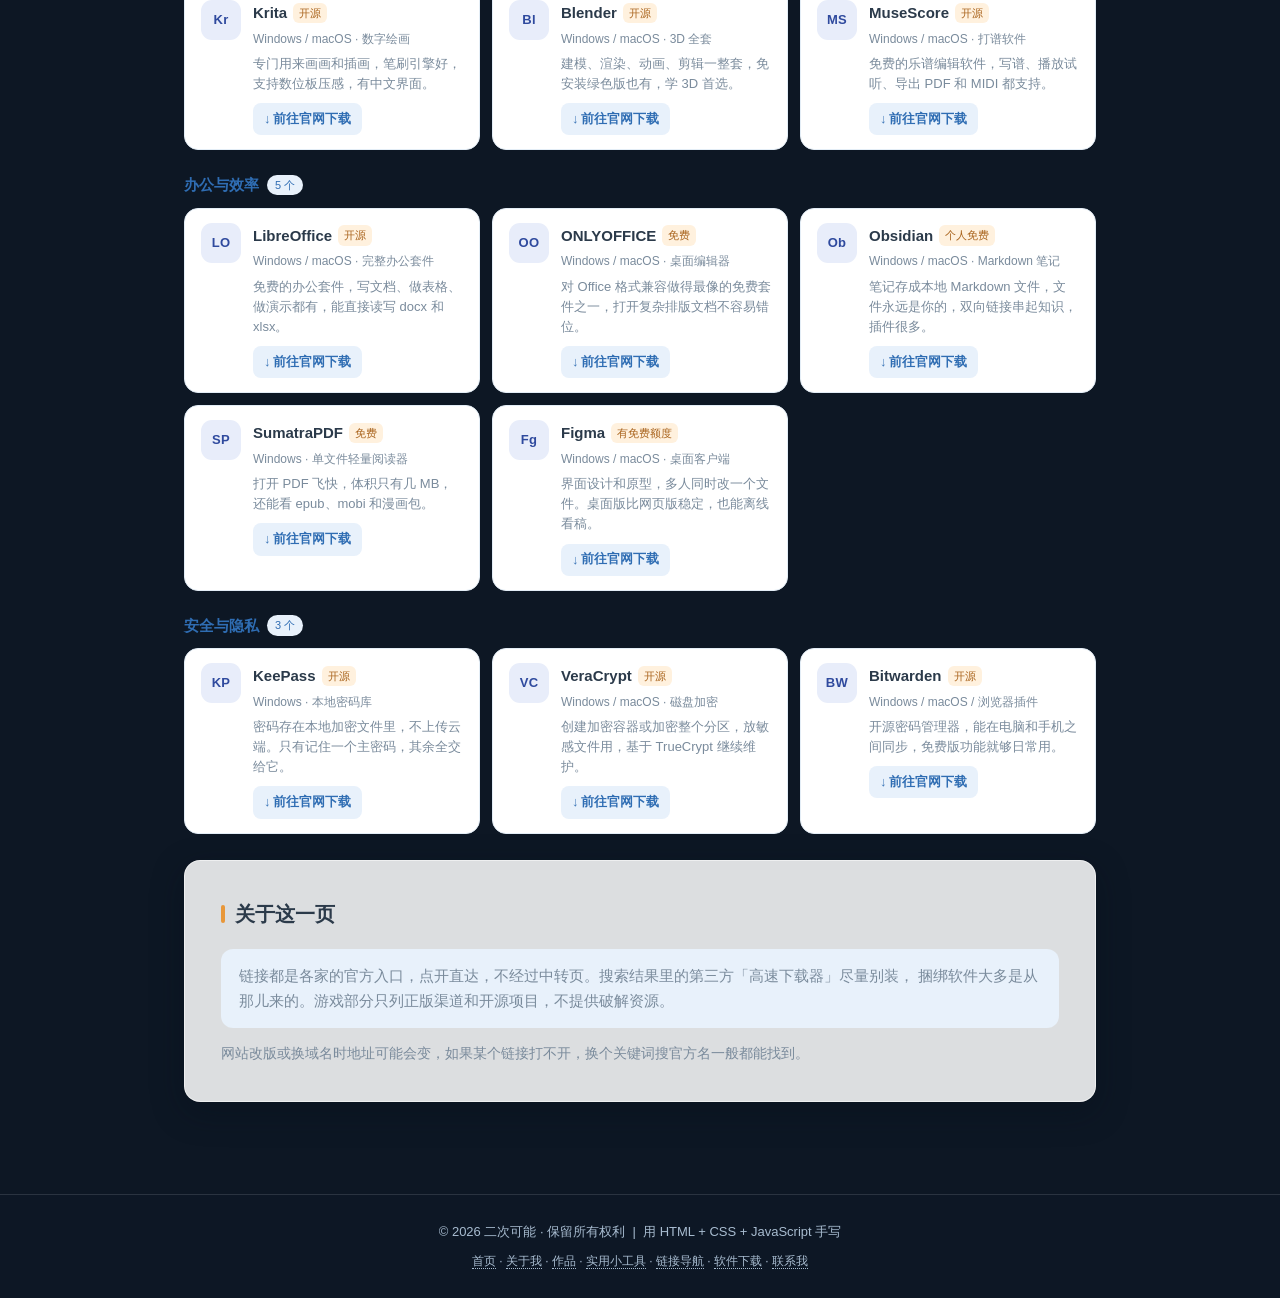
<file: wed.html>
<!DOCTYPE html>
<html lang="zh-CN" class="no-js">
<head>
<meta charset="UTF-8">
<meta name="viewport" content="width=device-width, initial-scale=1.0">
<meta name="description" content="二次可能 · 实用链接导航：常用网站、AI 工具、正版游戏平台入口。带实时筛选，一页找齐。">
<title>实用链接导航 · 二次可能</title>
<link rel="icon" href="photo/favicon.ico" sizes="any">
<link rel="icon" type="image/png" sizes="32x32" href="photo/favicon-32.png">
<link rel="icon" type="image/png" sizes="192x192" href="photo/icon-192.png">
<link rel="apple-touch-icon" sizes="180x180" href="photo/apple-touch-icon.png">
<link rel="stylesheet" href="css/style.css">
<style>
/* ===== 链接导航页专用（作用域限定 .lk-*，不影响其它页面） ===== */
.lk-search{
  display:flex;gap:10px;align-items:center;
  background:var(--card);border:1px solid var(--line);border-radius:var(--radius);
  padding:14px 18px;box-shadow:var(--shadow);margin-bottom:18px;
}
.lk-search input{
  flex:1;border:0;outline:0;background:transparent;
  font-size:15px;color:var(--text);font-family:inherit;
}
.lk-search input::placeholder{color:var(--text-soft);}
.lk-search .lk-clear{
  border:1px solid var(--line);background:#fff;color:var(--text-soft);
  border-radius:999px;padding:5px 14px;font-size:13px;cursor:pointer;
  font-family:inherit;transition:all .2s ease;
}
.lk-search .lk-clear:hover{background:var(--blue-soft);color:var(--blue-dark);border-color:var(--blue-soft);}

.lk-sec{margin-bottom:26px;}
.lk-sec-hd{
  display:flex;align-items:center;gap:10px;flex-wrap:wrap;
  margin-bottom:14px;
}
.lk-sec-hd h2{font-size:20px;color:var(--blue-dark);}
.lk-count{
  font-size:12px;color:var(--blue-dark);background:var(--blue-soft);
  border-radius:999px;padding:2px 10px;font-weight:500;
}
.lk-sec-hd p{flex-basis:100%;font-size:14px;color:var(--text-soft);margin-top:-2px;}

.lk-grid{
  display:grid;grid-template-columns:repeat(auto-fill,minmax(240px,1fr));
  gap:12px;
}
.lk-item{
  display:flex;gap:12px;align-items:flex-start;
  background:var(--card);border:1px solid var(--line);border-radius:14px;
  padding:14px 16px;text-decoration:none;color:var(--text);
  transition:transform .22s ease,box-shadow .22s ease,border-color .22s ease;
}
.lk-item:hover{
  transform:translateY(-3px);
  box-shadow:var(--shadow);
  border-color:var(--blue-soft);
}
.lk-badge{
  flex:0 0 40px;width:40px;height:40px;border-radius:11px;
  display:flex;align-items:center;justify-content:center;
  font-size:13px;font-weight:700;letter-spacing:.3px;
  background:var(--blue-soft);color:var(--blue-dark);
}
.lk-badge.a{background:#FFF1DE;color:#A9631C;}
.lk-badge.g{background:#E7F7EC;color:#1E7A46;}
.lk-badge.p{background:#EEE9FC;color:#5B3FB5;}
.lk-badge.l{background:#FDE8F0;color:#A83566;}
  .lk-badge.c{background:#E2F4F8;color:#116B7A;}
  .lk-badge.d{background:#E8EDFA;color:#2F4A9E;}
  .lk-item.lk-dl{cursor:default;}
  .lk-sub{font-size:12px;color:var(--text-soft);margin-bottom:5px;}
  .lk-acts{display:flex;gap:8px;align-items:center;flex-wrap:wrap;margin-top:9px;}
  .lk-acts .lk-btn{display:inline-flex;align-items:center;background:var(--blue-soft);color:var(--blue-dark);border-radius:8px;padding:5px 11px;font-size:12.5px;font-weight:600;text-decoration:none;transition:all .2s ease;}
  .lk-acts .lk-btn:hover{background:var(--blue-dark);color:#fff;}
  .lk-acts .lk-btn .arw{font-size:13px;opacity:.9;margin-right:2px;}
  .lk-acts .lk-ghost{font-size:12.5px;color:var(--text-soft);text-decoration:none;border:1px solid var(--line);border-radius:8px;padding:4px 10px;transition:all .2s ease;}
  .lk-acts .lk-ghost:hover{color:var(--blue-dark);border-color:var(--blue-soft);background:var(--blue-soft);}
  .lk-alt{margin-top:7px;padding-top:7px;border-top:1px dashed var(--line);font-size:12px;color:var(--text-soft);line-height:1.6;}
  .lk-alt a{color:var(--blue-dark);text-decoration:none;}
  .lk-alt a:hover{text-decoration:underline;}
  .lk-subhd{display:flex;align-items:center;gap:8px;margin:22px 0 10px;}
  .lk-subhd h3{font-size:15px;color:var(--blue-dark);}
  .lk-subhd .lk-count{font-size:11px;padding:1px 8px;}
  .lk-filter{display:flex;gap:8px;align-items:center;flex-wrap:wrap;margin:14px 0 2px;}
  .lk-filter button{border:1px solid var(--line);background:#fff;color:var(--text-soft);border-radius:999px;padding:5px 13px;font-size:13px;cursor:pointer;font-family:inherit;transition:all .18s ease;}
  .lk-filter button:hover{border-color:var(--blue-soft);color:var(--blue-dark);}
  .lk-filter button.on{background:var(--blue-dark);border-color:var(--blue-dark);color:#fff;font-weight:600;}
  .lk-filter .lk-hint{font-size:12px;color:var(--text-soft);}
.lk-body{min-width:0;}
.lk-name{
  font-size:15px;font-weight:600;margin-bottom:3px;
  display:flex;align-items:center;gap:6px;flex-wrap:wrap;
}
.lk-desc{font-size:13px;color:var(--text-soft);line-height:1.55;}
.lk-tag{
  font-size:11px;font-weight:500;color:#1E7A46;background:#E7F7EC;
  border-radius:6px;padding:1px 6px;
}
.lk-tag.free{color:#A9631C;background:#FFF1DE;}

.lk-empty{
  display:none;text-align:center;color:var(--text-soft);
  padding:40px 20px;font-size:15px;
}
.lk-empty.show{display:block;}

.lk-note{
  font-size:13px;color:var(--text-soft);line-height:1.7;
  background:var(--blue-soft);border-radius:12px;padding:14px 18px;
}

@media (max-width:600px){
  .lk-grid{grid-template-columns:1fr;}
  .lk-search{padding:12px 14px;}
  .lk-subhd{margin:16px 0 9px;}
  .lk-acts .lk-btn{font-size:12px;padding:5px 10px;}
}
</style>
</head>
<body>

  <!-- 顶部导航栏 -->
  <nav class="nav">
    <div class="nav-inner">
      <a class="logo" href="index.html"><span class="logo-dot"></span>二次可能</a>
      <button class="burger" id="burger" aria-label="菜单" aria-expanded="false">
        <span></span><span></span><span></span>
      </button>
      <ul class="nav-links" id="navLinks">
        <li><a href="index.html">首页</a></li>
        <li><a href="about.html">关于我</a></li>
        <li><a href="works.html">作品</a></li>
        <li><a href="tools.html">实用小工具</a></li>
        <li><a href="wed.html" class="active">链接导航</a></li>
        <li><a href="wed.html#dl">软件下载</a></li>
        <li><a href="contact.html">联系我</a></li>
      </ul>
    </div>
  </nav>

  <!-- 页头 -->
  <header class="page-head">
    <h1>实用链接导航</h1>
    <p>平时常用的网站、顺手的 AI 工具、写代码用的编译器和编辑器、买游戏的正规入口，还有聊天工具、出行购物这类生活服务，以及常用软件的官方下载入口，都放在这一页。上面的搜索框可以直接筛，输入「翻译」「图片」「独立游戏」都能查。</p>
  </header>

  <div class="wrap">

    <!-- 搜索 -->
    <div class="lk-search">
      <input id="lkSearch" type="search" placeholder="搜一下：微信 / 编译器 / Chrome / 外卖 …" autocomplete="off" aria-label="筛选链接">
      <button class="lk-clear" id="lkClear" type="button">清空</button>
    </div>

    <div class="lk-empty" id="lkEmpty">没有匹配的链接，换个关键词试试。</div>

    <!-- 一、常用网站 -->
    <section class="lk-sec" data-sec>
      <div class="lk-sec-hd">
        <h2>常用网站</h2>
        <span class="lk-count">18 个</span>
        <p>搜索、百科、社区、开发文档这些天天要开的东西。</p>
      </div>
      <div class="lk-grid">

        <a class="lk-item" href="https://www.bing.com" target="_blank" rel="noopener">
          <div class="lk-badge">B</div>
          <div class="lk-body">
            <div class="lk-name">必应</div>
            <div class="lk-desc">搜索结果干净，图片搜索和英文资料都比较好用。</div>
          </div>
        </a>

        <a class="lk-item" href="https://www.baidu.com" target="_blank" rel="noopener">
          <div class="lk-badge">百</div>
          <div class="lk-body">
            <div class="lk-name">百度</div>
            <div class="lk-desc">查国内资讯、贴吧、地图，习惯性第一站。</div>
          </div>
        </a>

        <a class="lk-item" href="https://zh.wikipedia.org" target="_blank" rel="noopener">
          <div class="lk-badge">W</div>
          <div class="lk-body">
            <div class="lk-name">维基百科</div>
            <div class="lk-desc">查概念、查人物、查来龙去脉，参考文献能顺着往下看。</div>
          </div>
        </a>

        <a class="lk-item" href="https://www.zhihu.com" target="_blank" rel="noopener">
          <div class="lk-badge">知</div>
          <div class="lk-body">
            <div class="lk-name">知乎</div>
            <div class="lk-desc">长回答里有经验，也有广告，挑着看。</div>
          </div>
        </a>

        <a class="lk-item" href="https://www.bilibili.com" target="_blank" rel="noopener">
          <div class="lk-badge">B</div>
          <div class="lk-body">
            <div class="lk-name">哔哩哔哩</div>
            <div class="lk-desc">学技术、看教程、找纪录片，顺便浪费时间。</div>
          </div>
        </a>

        <a class="lk-item" href="https://github.com" target="_blank" rel="noopener">
          <div class="lk-badge">G</div>
          <div class="lk-body">
            <div class="lk-name">GitHub</div>
            <div class="lk-desc">代码托管、开源项目、Issue 里常有真答案。</div>
          </div>
        </a>

        <a class="lk-item" href="https://developer.mozilla.org/zh-CN/" target="_blank" rel="noopener">
          <div class="lk-badge">MDN</div>
          <div class="lk-body">
            <div class="lk-name">MDN 文档</div>
            <div class="lk-desc">HTML / CSS / JS 的权威说明，有中文版。</div>
          </div>
        </a>

        <a class="lk-item" href="https://caniuse.com" target="_blank" rel="noopener">
          <div class="lk-badge">CI</div>
          <div class="lk-body">
            <div class="lk-name">Can I use</div>
            <div class="lk-desc">查 CSS / JS 特性在各浏览器的支持情况。</div>
          </div>
        </a>

        <a class="lk-item" href="https://regex101.com" target="_blank" rel="noopener">
          <div class="lk-badge">.*</div>
          <div class="lk-body">
            <div class="lk-name">Regex101</div>
            <div class="lk-desc">正则实时调试，逐段解释每一步匹配了什么。</div>
          </div>
        </a>

        <a class="lk-item" href="https://www.runoob.com" target="_blank" rel="noopener">
          <div class="lk-badge">菜</div>
          <div class="lk-body">
            <div class="lk-name">菜鸟教程</div>
            <div class="lk-desc">入门查语法够用，例子短、上手快。</div>
          </div>
        </a>

        <a class="lk-item" href="https://juejin.cn" target="_blank" rel="noopener">
          <div class="lk-badge">掘</div>
          <div class="lk-body">
            <div class="lk-name">掘金</div>
            <div class="lk-desc">国内前端 / 后端技术文章，踩坑记录比较多。</div>
          </div>
        </a>

        <a class="lk-item" href="https://stackoverflow.com" target="_blank" rel="noopener">
          <div class="lk-badge">SO</div>
          <div class="lk-body">
            <div class="lk-name">Stack Overflow</div>
            <div class="lk-desc">报错信息直接粘进来搜，十次有六次能对上。</div>
          </div>
        </a>

        <a class="lk-item" href="https://www.processon.com" target="_blank" rel="noopener">
          <div class="lk-badge">图</div>
          <div class="lk-body">
            <div class="lk-name">ProcessOn</div>
            <div class="lk-desc">在线画流程图、思维导图，不用装软件。</div>
          </div>
        </a>

        <a class="lk-item" href="https://www.ilovepdf.com/zh-cn" target="_blank" rel="noopener">
          <div class="lk-badge">PDF</div>
          <div class="lk-body">
            <div class="lk-name">iLovePDF</div>
            <div class="lk-desc">PDF 合并、拆分、压缩、转 Word，在线搞定。</div>
          </div>
        </a>

        <a class="lk-item" href="https://tinypng.com" target="_blank" rel="noopener">
          <div class="lk-badge">PNG</div>
          <div class="lk-body">
            <div class="lk-name">TinyPNG</div>
            <div class="lk-desc">压缩图片体积，肉眼几乎看不出差别。</div>
          </div>
        </a>

        <a class="lk-item" href="https://www.remove.bg/zh" target="_blank" rel="noopener">
          <div class="lk-badge">抠</div>
          <div class="lk-body">
            <div class="lk-name">remove.bg</div>
            <div class="lk-desc">一键抠掉背景，处理头像和素材很省事。</div>
          </div>
        </a>

        <a class="lk-item" href="https://excalidraw.com" target="_blank" rel="noopener">
          <div class="lk-badge">EX</div>
          <div class="lk-body">
            <div class="lk-name">Excalidraw</div>
            <div class="lk-desc">手绘风白板，画架构图比 PPT 快。</div>
          </div>
        </a>

        <a class="lk-item" href="https://www.rainymood.com" target="_blank" rel="noopener">
          <div class="lk-badge">雨</div>
          <div class="lk-body">
            <div class="lk-name">Rainy Mood</div>
            <div class="lk-desc">下雨白噪音，写代码时当背景音。</div>
          </div>
        </a>

      </div>
    </section>

    <!-- 二、聊天工具 -->
    <section class="lk-sec" data-sec>
      <div class="lk-sec-hd">
        <h2>聊天工具</h2>
        <span class="lk-count">12 个</span>
        <p>QQ、微信这些天天要开的，都放官方下载页，避免下到捆绑包。办公沟通和海外联系的工具也一并收在这里。</p>
      </div>
      <div class="lk-grid">
        <a class="lk-item" href="https://im.qq.com/" target="_blank" rel="noopener">
          <div class="lk-badge c">QQ</div>
          <div class="lk-body">
            <div class="lk-name">QQ <span class="lk-tag free">免费</span></div>
            <div class="lk-desc">腾讯官方下载站，PC、Mac、手机版都在这儿下。传大文件、开群聊、屏幕共享都在客户端里做。</div>
          </div>
        </a>

        <a class="lk-item" href="https://weixin.qq.com/" target="_blank" rel="noopener">
          <div class="lk-badge c">微信</div>
          <div class="lk-body">
            <div class="lk-name">微信 <span class="lk-tag free">免费</span></div>
            <div class="lk-desc">微信官网，Windows、Mac、安卓、iOS 全平台安装包。电脑版能直接收发文件，比手机传方便。</div>
          </div>
        </a>

        <a class="lk-item" href="https://tim.qq.com/" target="_blank" rel="noopener">
          <div class="lk-badge c">TIM</div>
          <div class="lk-body">
            <div class="lk-name">TIM <span class="lk-tag free">免费</span></div>
            <div class="lk-desc">QQ 的清爽版，去掉了广告和花哨的会员入口，能登同一个 QQ 号，办公聊天顺手一些。</div>
          </div>
        </a>

        <a class="lk-item" href="https://work.weixin.qq.com/" target="_blank" rel="noopener">
          <div class="lk-badge c">企微</div>
          <div class="lk-body">
            <div class="lk-name">企微 <span class="lk-tag free">免费</span></div>
            <div class="lk-desc">企业微信，能直接加微信客户、拉群、发朋友圈，公司内部审批和打卡也在这里。</div>
          </div>
        </a>

        <a class="lk-item" href="https://mp.weixin.qq.com/" target="_blank" rel="noopener">
          <div class="lk-badge c">公号</div>
          <div class="lk-body">
            <div class="lk-name">公众号 <span class="lk-tag free">免费</span></div>
            <div class="lk-desc">微信公众平台，写文章、发推文、看粉丝和阅读数据，做公众号的后台入口。</div>
          </div>
        </a>

        <a class="lk-item" href="https://www.dingtalk.com/" target="_blank" rel="noopener">
          <div class="lk-badge c">钉钉</div>
          <div class="lk-body">
            <div class="lk-name">钉钉 <span class="lk-tag free">免费</span></div>
            <div class="lk-desc">阿里系办公沟通工具，打卡、审批、视频会议、群直播一套都有，很多公司在用。</div>
          </div>
        </a>

        <a class="lk-item" href="https://www.feishu.cn/" target="_blank" rel="noopener">
          <div class="lk-badge c">飞书</div>
          <div class="lk-body">
            <div class="lk-name">飞书 <span class="lk-tag free">免费</span></div>
            <div class="lk-desc">字节的协作工具，聊天、文档、多维表格、日历打通，写东西和开会比较顺。</div>
          </div>
        </a>

        <a class="lk-item" href="https://meeting.tencent.com/" target="_blank" rel="noopener">
          <div class="lk-badge c">会议</div>
          <div class="lk-body">
            <div class="lk-name">腾讯会议 <span class="lk-tag free">免费</span></div>
            <div class="lk-desc">开线上会用的，支持共享屏幕和录制，免费版够日常小会。</div>
          </div>
        </a>

        <a class="lk-item" href="https://discord.com/" target="_blank" rel="noopener">
          <div class="lk-badge c">DC</div>
          <div class="lk-body">
            <div class="lk-name">DC <span class="lk-tag free">免费</span></div>
            <div class="lk-desc">国外游戏和开源社区最常用的语音聊天，很多项目的讨论都在它的服务器里。</div>
          </div>
        </a>

        <a class="lk-item" href="https://telegram.org/" target="_blank" rel="noopener">
          <div class="lk-badge c">TG</div>
          <div class="lk-body">
            <div class="lk-name">TG <span class="lk-tag free">免费</span></div>
            <div class="lk-desc">主打频道和大群，多端同步，界面干净，需要自备网络环境才能连上。</div>
          </div>
        </a>

        <a class="lk-item" href="https://www.whatsapp.com/" target="_blank" rel="noopener">
          <div class="lk-badge c">WA</div>
          <div class="lk-body">
            <div class="lk-name">WA <span class="lk-tag free">免费</span></div>
            <div class="lk-desc">海外联系用得最多的聊天工具，有网页版，和国外客户沟通基本绕不开。</div>
          </div>
        </a>

        <a class="lk-item" href="https://slack.com/" target="_blank" rel="noopener">
          <div class="lk-badge c">SL</div>
          <div class="lk-body">
            <div class="lk-name">Slack <span class="lk-tag free">免费</span></div>
            <div class="lk-desc">团队频道式沟通，能接各种机器人做通知，外企和远程团队常见。</div>
          </div>
        </a>

      </div>
    </section>

    <!-- 三、AI 工具 -->
    <section class="lk-sec" data-sec>
      <div class="lk-sec-hd">
        <h2>AI 工具</h2>
        <span class="lk-count">24 个</span>
        <p>按用途排：对话问答、写代码、画图、做视频、配音、查资料。多数有免费额度。</p>
      </div>
      <div class="lk-grid">

        <a class="lk-item" href="https://chatgpt.com" target="_blank" rel="noopener">
          <div class="lk-badge a">GPT</div>
          <div class="lk-body">
            <div class="lk-name">ChatGPT <span class="lk-tag free">有免费额度</span></div>
            <div class="lk-desc">通用对话，写作、翻译、分析数据都能顶一阵。</div>
          </div>
        </a>

        <a class="lk-item" href="https://claude.ai" target="_blank" rel="noopener">
          <div class="lk-badge a">C</div>
          <div class="lk-body">
            <div class="lk-name">Claude <span class="lk-tag free">有免费额度</span></div>
            <div class="lk-desc">长文档阅读和代码理解比较扎实，适合丢整份文件进去。</div>
          </div>
        </a>

        <a class="lk-item" href="https://gemini.google.com" target="_blank" rel="noopener">
          <div class="lk-badge a">G</div>
          <div class="lk-body">
            <div class="lk-name">Gemini</div>
            <div class="lk-desc">谷歌家的模型，跟搜索和 Workspace 结合得紧。</div>
          </div>
        </a>

        <a class="lk-item" href="https://chat.deepseek.com" target="_blank" rel="noopener">
          <div class="lk-badge a">DS</div>
          <div class="lk-body">
            <div class="lk-name">DeepSeek <span class="lk-tag free">免费</span></div>
            <div class="lk-desc">中文和数学推理强，国内直连不用折腾网络。</div>
          </div>
        </a>

        <a class="lk-item" href="https://www.doubao.com" target="_blank" rel="noopener">
          <div class="lk-badge a">豆</div>
          <div class="lk-body">
            <div class="lk-name">豆包 <span class="lk-tag free">免费</span></div>
            <div class="lk-desc">字节出品，语音通话和图片理解做得顺手。</div>
          </div>
        </a>

        <a class="lk-item" href="https://kimi.moonshot.cn" target="_blank" rel="noopener">
          <div class="lk-badge a">K</div>
          <div class="lk-body">
            <div class="lk-name">Kimi <span class="lk-tag free">免费</span></div>
            <div class="lk-desc">长文本是强项，几十页 PDF 直接扔进去问。</div>
          </div>
        </a>

        <a class="lk-item" href="https://tongyi.aliyun.com" target="_blank" rel="noopener">
          <div class="lk-badge a">通</div>
          <div class="lk-body">
            <div class="lk-name">通义千问</div>
            <div class="lk-desc">阿里系，文档解析和会议记录转写挺实用。</div>
          </div>
        </a>

        <a class="lk-item" href="https://yiyan.baidu.com" target="_blank" rel="noopener">
          <div class="lk-badge a">文</div>
          <div class="lk-body">
            <div class="lk-name">文心一言</div>
            <div class="lk-desc">百度的对话产品，中文语料厚。</div>
          </div>
        </a>

        <a class="lk-item" href="https://chatglm.cn" target="_blank" rel="noopener">
          <div class="lk-badge a">GLM</div>
          <div class="lk-body">
            <div class="lk-name">智谱清言</div>
            <div class="lk-desc">清华系，支持联网和文档上传，也能自己建智能体。</div>
          </div>
        </a>

        <a class="lk-item" href="https://www.perplexity.ai" target="_blank" rel="noopener">
          <div class="lk-badge a">P</div>
          <div class="lk-body">
            <div class="lk-name">Perplexity</div>
            <div class="lk-desc">带来源的搜索式问答，查资料时比翻十页链接快。</div>
          </div>
        </a>

        <a class="lk-item" href="https://notebooklm.google.com" target="_blank" rel="noopener">
          <div class="lk-badge a">NB</div>
          <div class="lk-body">
            <div class="lk-name">NotebookLM</div>
            <div class="lk-desc">把一堆资料变成摘要、问答和音频概览。</div>
          </div>
        </a>

        <a class="lk-item" href="https://cursor.com" target="_blank" rel="noopener">
          <div class="lk-badge a">CU</div>
          <div class="lk-body">
            <div class="lk-name">Cursor <span class="lk-tag free">有免费额度</span></div>
            <div class="lk-desc">能改整个项目的编辑器，写前端写脚本都快。</div>
          </div>
        </a>

        <a class="lk-item" href="https://github.com/features/copilot" target="_blank" rel="noopener">
          <div class="lk-badge a">CP</div>
          <div class="lk-body">
            <div class="lk-name">GitHub Copilot</div>
            <div class="lk-desc">代码补全老牌选手，学生可以申请免费。</div>
          </div>
        </a>

        <a class="lk-item" href="https://v0.dev" target="_blank" rel="noopener">
          <div class="lk-badge a">v0</div>
          <div class="lk-body">
            <div class="lk-name">v0</div>
            <div class="lk-desc">说一句话生成页面组件，拿来搭原型特别快。</div>
          </div>
        </a>

        <a class="lk-item" href="https://huggingface.co" target="_blank" rel="noopener">
          <div class="lk-badge a">HF</div>
          <div class="lk-body">
            <div class="lk-name">Hugging Face <span class="lk-tag free">免费</span></div>
            <div class="lk-desc">开源模型和数据集的大仓库，很多 Demo 在线能试。</div>
          </div>
        </a>

        <a class="lk-item" href="https://ollama.com" target="_blank" rel="noopener">
          <div class="lk-badge a">OL</div>
          <div class="lk-body">
            <div class="lk-name">Ollama <span class="lk-tag free">开源</span></div>
            <div class="lk-desc">在自己电脑上跑模型，一行命令拉下来就能聊。</div>
          </div>
        </a>

        <a class="lk-item" href="https://lmstudio.ai" target="_blank" rel="noopener">
          <div class="lk-badge a">LM</div>
          <div class="lk-body">
            <div class="lk-name">LM Studio <span class="lk-tag free">免费</span></div>
            <div class="lk-desc">图形界面跑本地模型，不用碰命令行。</div>
          </div>
        </a>

        <a class="lk-item" href="https://openrouter.ai" target="_blank" rel="noopener">
          <div class="lk-badge a">OR</div>
          <div class="lk-body">
            <div class="lk-name">OpenRouter</div>
            <div class="lk-desc">一个接口调各家模型，方便横向比效果。</div>
          </div>
        </a>

        <a class="lk-item" href="https://www.midjourney.com" target="_blank" rel="noopener">
          <div class="lk-badge a">MJ</div>
          <div class="lk-body">
            <div class="lk-name">Midjourney</div>
            <div class="lk-desc">出图质感在线，风格化素材首选。</div>
          </div>
        </a>

        <a class="lk-item" href="https://jimeng.jianying.com" target="_blank" rel="noopener">
          <div class="lk-badge a">梦</div>
          <div class="lk-body">
            <div class="lk-name">即梦 <span class="lk-tag free">有免费额度</span></div>
            <div class="lk-desc">剪映同门的绘图和视频生成，中文提示词友好。</div>
          </div>
        </a>

        <a class="lk-item" href="https://klingai.com" target="_blank" rel="noopener">
          <div class="lk-badge a">KL</div>
          <div class="lk-body">
            <div class="lk-name">可灵 AI</div>
            <div class="lk-desc">文生视频、图生视频，动态效果比较自然。</div>
          </div>
        </a>

        <a class="lk-item" href="https://runwayml.com" target="_blank" rel="noopener">
          <div class="lk-badge a">RW</div>
          <div class="lk-body">
            <div class="lk-name">Runway</div>
            <div class="lk-desc">视频生成和后期，做短片实验很方便。</div>
          </div>
        </a>

        <a class="lk-item" href="https://suno.com" target="_blank" rel="noopener">
          <div class="lk-badge a">SU</div>
          <div class="lk-body">
            <div class="lk-name">Suno <span class="lk-tag free">有免费额度</span></div>
            <div class="lk-desc">给一段描述生成整首歌，带人声和伴奏。</div>
          </div>
        </a>

        <a class="lk-item" href="https://elevenlabs.io" target="_blank" rel="noopener">
          <div class="lk-badge a">EL</div>
          <div class="lk-body">
            <div class="lk-name">ElevenLabs</div>
            <div class="lk-desc">语音合成和克隆，配音接近真人。</div>
          </div>
        </a>

      </div>
    </section>

    <!-- 四、编程工具 -->
    <section class="lk-sec" data-sec>
      <div class="lk-sec-hd">
        <h2>编程工具</h2>
        <span class="lk-count">22 个</span>
        <p>从写代码的编辑器、重型 IDE，到在网页里直接跑代码的编译器，再到运行环境和嵌入式开发环境。</p>
      </div>
      <div class="lk-grid">

        <a class="lk-item" href="https://code.visualstudio.com" target="_blank" rel="noopener">
          <div class="lk-badge p">VS</div>
          <div class="lk-body">
            <div class="lk-name">VS Code <span class="lk-tag free">免费</span></div>
            <div class="lk-desc">微软的轻量编辑器，插件生态最全，前端、Python、嵌入式都能配。</div>
          </div>
        </a>

        <a class="lk-item" href="https://visualstudio.microsoft.com/zh-hans/" target="_blank" rel="noopener">
          <div class="lk-badge p">VS</div>
          <div class="lk-body">
            <div class="lk-name">Visual Studio <span class="lk-tag free">社区版免费</span></div>
            <div class="lk-desc">Windows 上的重量级 IDE，C#、C++ 调试器好用，装完占空间大。</div>
          </div>
        </a>

        <a class="lk-item" href="https://www.jetbrains.com/zh-cn/" target="_blank" rel="noopener">
          <div class="lk-badge p">JB</div>
          <div class="lk-body">
            <div class="lk-name">JetBrains</div>
            <div class="lk-desc">IDEA、PyCharm、WebStorm 一套，学生可申请免费授权。</div>
          </div>
        </a>

        <a class="lk-item" href="https://www.sublimetext.com" target="_blank" rel="noopener">
          <div class="lk-badge p">ST</div>
          <div class="lk-body">
            <div class="lk-name">Sublime Text</div>
            <div class="lk-desc">启动快、跟手，打开大文件不卡，可以长期试用。</div>
          </div>
        </a>

        <a class="lk-item" href="https://neovim.io" target="_blank" rel="noopener">
          <div class="lk-badge p">NV</div>
          <div class="lk-body">
            <div class="lk-name">Neovim <span class="lk-tag free">开源</span></div>
            <div class="lk-desc">终端里的编辑器，配好插件后改代码不用碰鼠标。</div>
          </div>
        </a>

        <a class="lk-item" href="https://notepad-plus-plus.org" target="_blank" rel="noopener">
          <div class="lk-badge p">N++</div>
          <div class="lk-body">
            <div class="lk-name">Notepad++ <span class="lk-tag free">免费</span></div>
            <div class="lk-desc">Windows 记事本替代品，改配置、临时看代码够用。</div>
          </div>
        </a>

        <a class="lk-item" href="https://www.onlinegdb.com" target="_blank" rel="noopener">
          <div class="lk-badge p">GDB</div>
          <div class="lk-body">
            <div class="lk-name">OnlineGDB <span class="lk-tag free">在线</span></div>
            <div class="lk-desc">浏览器里写 C / C++ / Python 并单步调试，不用装环境。</div>
          </div>
        </a>

        <a class="lk-item" href="https://godbolt.org" target="_blank" rel="noopener">
          <div class="lk-badge p">CE</div>
          <div class="lk-body">
            <div class="lk-name">Compiler Explorer <span class="lk-tag free">在线</span></div>
            <div class="lk-desc">实时看 C++ 代码编译成什么汇编，学优化和 ABI 很好用。</div>
          </div>
        </a>

        <a class="lk-item" href="https://www.jdoodle.com" target="_blank" rel="noopener">
          <div class="lk-badge p">JD</div>
          <div class="lk-body">
            <div class="lk-name">JDoodle <span class="lk-tag free">在线</span></div>
            <div class="lk-desc">支持几十种语言的在线编译器，跑个片段验证语法很快。</div>
          </div>
        </a>

        <a class="lk-item" href="https://replit.com" target="_blank" rel="noopener">
          <div class="lk-badge p">RP</div>
          <div class="lk-body">
            <div class="lk-name">Replit <span class="lk-tag free">有免费额度</span></div>
            <div class="lk-desc">在线整套开发环境，能跑服务端，手机浏览器也能写。</div>
          </div>
        </a>

        <a class="lk-item" href="https://codesandbox.io" target="_blank" rel="noopener">
          <div class="lk-badge p">CS</div>
          <div class="lk-body">
            <div class="lk-name">CodeSandbox <span class="lk-tag free">有免费额度</span></div>
            <div class="lk-desc">前端项目在线跑，React / Vue 模板开箱可用。</div>
          </div>
        </a>

        <a class="lk-item" href="https://stackblitz.com" target="_blank" rel="noopener">
          <div class="lk-badge p">SB</div>
          <div class="lk-body">
            <div class="lk-name">StackBlitz <span class="lk-tag free">在线</span></div>
            <div class="lk-desc">浏览器里跑完整的 Node 项目，装依赖不用等很久。</div>
          </div>
        </a>

        <a class="lk-item" href="https://codepen.io" target="_blank" rel="noopener">
          <div class="lk-badge p">CP</div>
          <div class="lk-body">
            <div class="lk-name">CodePen <span class="lk-tag free">在线</span></div>
            <div class="lk-desc">HTML / CSS / JS 三段编辑即时预览，调样式和做动效最顺手。</div>
          </div>
        </a>

        <a class="lk-item" href="https://www.python.org" target="_blank" rel="noopener">
          <div class="lk-badge p">PY</div>
          <div class="lk-body">
            <div class="lk-name">Python 官网 <span class="lk-tag free">免费</span></div>
            <div class="lk-desc">解释器官方下载，装的时候记得勾选 Add to PATH。</div>
          </div>
        </a>

        <a class="lk-item" href="https://nodejs.org" target="_blank" rel="noopener">
          <div class="lk-badge p">JS</div>
          <div class="lk-body">
            <div class="lk-name">Node.js <span class="lk-tag free">免费</span></div>
            <div class="lk-desc">在本地跑 JavaScript，npm 装包都靠它，选 LTS 版稳。</div>
          </div>
        </a>

        <a class="lk-item" href="https://git-scm.com" target="_blank" rel="noopener">
          <div class="lk-badge p">GIT</div>
          <div class="lk-body">
            <div class="lk-name">Git <span class="lk-tag free">免费</span></div>
            <div class="lk-desc">版本控制命令行本体，上传代码到 GitHub 前先装这个。</div>
          </div>
        </a>

        <a class="lk-item" href="https://desktop.github.com" target="_blank" rel="noopener">
          <div class="lk-badge p">GD</div>
          <div class="lk-body">
            <div class="lk-name">GitHub Desktop <span class="lk-tag free">免费</span></div>
            <div class="lk-desc">图形化 Git，不想背命令的话用它提交和推送。</div>
          </div>
        </a>

        <a class="lk-item" href="https://www.docker.com" target="_blank" rel="noopener">
          <div class="lk-badge p">DK</div>
          <div class="lk-body">
            <div class="lk-name">Docker <span class="lk-tag free">个人免费</span></div>
            <div class="lk-desc">把运行环境打包成镜像，换台机器不用重配一遍。</div>
          </div>
        </a>

        <a class="lk-item" href="https://www.arduino.cc/en/software" target="_blank" rel="noopener">
          <div class="lk-badge p">AR</div>
          <div class="lk-body">
            <div class="lk-name">Arduino IDE <span class="lk-tag free">免费</span></div>
            <div class="lk-desc">单片机上手第一站，库管理器和串口监视器都内置。</div>
          </div>
        </a>

        <a class="lk-item" href="https://wokwi.com" target="_blank" rel="noopener">
          <div class="lk-badge p">WK</div>
          <div class="lk-body">
            <div class="lk-name">Wokwi <span class="lk-tag free">在线仿真</span></div>
            <div class="lk-desc">在线仿真 Arduino / ESP32，接虚拟元件跑代码，不买板子也能试。</div>
          </div>
        </a>

        <a class="lk-item" href="https://dbeaver.io" target="_blank" rel="noopener">
          <div class="lk-badge p">DB</div>
          <div class="lk-body">
            <div class="lk-name">DBeaver <span class="lk-tag free">开源</span></div>
            <div class="lk-desc">万能数据库客户端，MySQL、PostgreSQL、SQLite 一个界面连。</div>
          </div>
        </a>

        <a class="lk-item" href="https://www.postman.com" target="_blank" rel="noopener">
          <div class="lk-badge p">PM</div>
          <div class="lk-body">
            <div class="lk-name">Postman <span class="lk-tag free">有免费额度</span></div>
            <div class="lk-desc">调接口、看返回值、存成集合，前后端联调常用。</div>
          </div>
        </a>

      </div>
    </section>

    <!-- 五、游戏下载 -->
    <section class="lk-sec" data-sec>
      <div class="lk-sec-hd">
        <h2>游戏下载</h2>
        <span class="lk-count">18 个</span>
        <p>只放官方商店和开源项目的入口，没有破解站。第一张卡是加速工具，GitHub 和商店打不开时先开它。Steam、Epic 每逢打折和免费送，蹲一蹲能省不少；懒得装客户端的，可以先试试 MCJS 网页版。</p>
      </div>
      <div class="lk-grid">

        <a class="lk-item" href="https://steampp.net/" target="_blank" rel="noopener">
          <div class="lk-badge g">WT</div>
          <div class="lk-body">
            <div class="lk-name">瓦特工具箱 <span class="lk-tag free">免费开源</span></div>
            <div class="lk-desc">原名 Steam++，本地反向代理加速。勾选 GitHub、Steam 社区、Epic、GOG 后一键加速，打不开商店和下载慢的时候先开它。用前要以管理员身份运行。</div>
          </div>
        </a>

        <a class="lk-item" href="https://mcjs.link" target="_blank" rel="noopener">
          <div class="lk-badge g">MC</div>
          <div class="lk-body">
            <div class="lk-name">MCJS <span class="lk-tag free">免下载·免费</span></div>
            <div class="lk-desc">网页版我的世界中文整合站，打开浏览器就能玩，多个版本可选，支持和朋友远程联机。</div>
          </div>
        </a>

        <a class="lk-item" href="https://store.steampowered.com" target="_blank" rel="noopener">
          <div class="lk-badge g">S</div>
          <div class="lk-body">
            <div class="lk-name">Steam</div>
            <div class="lk-desc">PC 游戏主战场，夏促冬促折扣大，创意工坊能加模组。</div>
          </div>
        </a>

        <a class="lk-item" href="https://store.epicgames.com" target="_blank" rel="noopener">
          <div class="lk-badge g">E</div>
          <div class="lk-body">
            <div class="lk-name">Epic 游戏商城 <span class="lk-tag free">每周免费领</span></div>
            <div class="lk-desc">每周送游戏，领了永久入库，不用一直开着。</div>
          </div>
        </a>

        <a class="lk-item" href="https://www.gog.com" target="_blank" rel="noopener">
          <div class="lk-badge g">G</div>
          <div class="lk-body">
            <div class="lk-name">GOG</div>
            <div class="lk-desc">无 DRM，老游戏修复版多，下载下来离线也能玩。</div>
          </div>
        </a>

        <a class="lk-item" href="https://itch.io" target="_blank" rel="noopener">
          <div class="lk-badge g">IT</div>
          <div class="lk-body">
            <div class="lk-name">itch.io <span class="lk-tag free">大量免费</span></div>
            <div class="lk-desc">独立游戏聚集地，很多实验作品免费下载，也能直接网页玩。</div>
          </div>
        </a>

        <a class="lk-item" href="https://www.xbox.com/zh-CN/games/store" target="_blank" rel="noopener">
          <div class="lk-badge g">X</div>
          <div class="lk-body">
            <div class="lk-name">Xbox / 微软商店</div>
            <div class="lk-desc">PC Game Pass 库很大，第一方新作同步上。</div>
          </div>
        </a>

        <a class="lk-item" href="https://store.playstation.com" target="_blank" rel="noopener">
          <div class="lk-badge g">PS</div>
          <div class="lk-body">
            <div class="lk-name">PlayStation Store</div>
            <div class="lk-desc">PS 主机数字版，会员每月有免费游戏。</div>
          </div>
        </a>

        <a class="lk-item" href="https://store.nintendo.com.hk" target="_blank" rel="noopener">
          <div class="lk-badge g">NS</div>
          <div class="lk-body">
            <div class="lk-name">Nintendo eShop</div>
            <div class="lk-desc">Switch 数字商店，港区支持中文和支付宝。</div>
          </div>
        </a>

        <a class="lk-item" href="https://www.wegame.com.cn" target="_blank" rel="noopener">
          <div class="lk-badge g">W</div>
          <div class="lk-body">
            <div class="lk-name">WeGame</div>
            <div class="lk-desc">腾讯的平台，国产网游和单机国区版在这买。</div>
          </div>
        </a>

        <a class="lk-item" href="https://play0ad.com" target="_blank" rel="noopener">
          <div class="lk-badge g">0AD</div>
          <div class="lk-body">
            <div class="lk-name">0 A.D. <span class="lk-tag free">免费开源</span></div>
            <div class="lk-desc">开源即时战略，画质意外地好，支持 Windows / macOS / Linux。</div>
          </div>
        </a>

        <a class="lk-item" href="https://supertuxkart.net" target="_blank" rel="noopener">
          <div class="lk-badge g">STK</div>
          <div class="lk-body">
            <div class="lk-name">SuperTuxKart <span class="lk-tag free">免费开源</span></div>
            <div class="lk-desc">卡丁车竞速，配置要求极低，多人分屏能玩一下午。</div>
          </div>
        </a>

        <a class="lk-item" href="https://wesnoth.org" target="_blank" rel="noopener">
          <div class="lk-badge g">BoW</div>
          <div class="lk-body">
            <div class="lk-name">Battle for Wesnoth <span class="lk-tag free">免费开源</span></div>
            <div class="lk-desc">回合制战棋，战役多、规则深，一局能耗很久。</div>
          </div>
        </a>

        <a class="lk-item" href="https://openra.net" target="_blank" rel="noopener">
          <div class="lk-badge g">RA</div>
          <div class="lk-body">
            <div class="lk-name">OpenRA <span class="lk-tag free">免费开源</span></div>
            <div class="lk-desc">红警重制版，老玩家找手感的地方，能联机。</div>
          </div>
        </a>

        <a class="lk-item" href="https://www.wz2100.net" target="_blank" rel="noopener">
          <div class="lk-badge g">WZ</div>
          <div class="lk-body">
            <div class="lk-name">Warzone 2100 <span class="lk-tag free">免费开源</span></div>
            <div class="lk-desc">3D 即时战略，单位能自己组装，战役挺长。</div>
          </div>
        </a>

        <a class="lk-item" href="https://www.luanti.org" target="_blank" rel="noopener">
          <div class="lk-badge g">LT</div>
          <div class="lk-body">
            <div class="lk-name">Luanti（原 Minetest）<span class="lk-tag free">免费开源</span></div>
            <div class="lk-desc">开源沙盒方块游戏，装模组后玩法很自由。</div>
          </div>
        </a>

        <a class="lk-item" href="https://ddnet.org" target="_blank" rel="noopener">
          <div class="lk-badge g">DD</div>
          <div class="lk-body">
            <div class="lk-name">DDNet <span class="lk-tag free">免费开源</span></div>
            <div class="lk-desc">合作跳跃类小游戏，体积小，服务器一直有人。</div>
          </div>
        </a>

        <a class="lk-item" href="https://www.crazygames.com" target="_blank" rel="noopener">
          <div class="lk-badge g">CG</div>
          <div class="lk-body">
            <div class="lk-name">CrazyGames <span class="lk-tag free">网页直接玩</span></div>
            <div class="lk-desc">浏览器小游戏站，不用下载，课间十分钟够用。</div>
          </div>
        </a>

      </div>
    </section>

    <!-- 六、生活服务 -->
    <section class="lk-sec" data-sec>
      <div class="lk-sec-hd">
        <h2>生活服务</h2>
        <span class="lk-count">19 个</span>
        <p>出行、买东西、点外卖、刷视频这些日常要用的，都是官方站点，登录用自己的账号就行。</p>
      </div>
      <div class="lk-grid">

        <a class="lk-item" href="https://www.amap.com" target="_blank" rel="noopener">
          <div class="lk-badge l">高德</div>
          <div class="lk-body">
            <div class="lk-name">高德地图</div>
            <div class="lk-desc">查路线、看实时公交、找附近吃饭的地方，导航语音比车机自带的顺耳。</div>
          </div>
        </a>

        
        <a class="lk-item" href="https://www.12306.cn" target="_blank" rel="noopener">
          <div class="lk-badge l">12306</div>
          <div class="lk-body">
            <div class="lk-name">铁路 12306</div>
            <div class="lk-desc">买火车票的唯一官方渠道，候补购票比第三方抢票靠谱。</div>
          </div>
        </a>

        
        <a class="lk-item" href="https://www.ctrip.com" target="_blank" rel="noopener">
          <div class="lk-badge l">携</div>
          <div class="lk-body">
            <div class="lk-name">携程</div>
            <div class="lk-desc">订机票酒店，比价方便，退改规则要看清楚再下单。</div>
          </div>
        </a>

        
        <a class="lk-item" href="https://www.fliggy.com" target="_blank" rel="noopener">
          <div class="lk-badge l">飞</div>
          <div class="lk-body">
            <div class="lk-name">飞猪</div>
            <div class="lk-desc">阿里系的旅行平台，机票酒店门票一起订，常有套餐。</div>
          </div>
        </a>

        
        <a class="lk-item" href="https://www.goofish.com" target="_blank" rel="noopener">
          <div class="lk-badge l">闲</div>
          <div class="lk-body">
            <div class="lk-name">闲鱼</div>
            <div class="lk-desc">二手交易，卖闲置、淘旧设备。当面交易记得走平台担保。</div>
          </div>
        </a>

        
        <a class="lk-item" href="https://www.taobao.com" target="_blank" rel="noopener">
          <div class="lk-badge l">淘</div>
          <div class="lk-body">
            <div class="lk-name">淘宝</div>
            <div class="lk-desc">想买什么基本都能搜到，看销量和评价再决定。</div>
          </div>
        </a>

        
        <a class="lk-item" href="https://www.jd.com" target="_blank" rel="noopener">
          <div class="lk-badge l">京</div>
          <div class="lk-body">
            <div class="lk-name">京东</div>
            <div class="lk-desc">自营物流快，买数码和日用品省心，售后也直接。</div>
          </div>
        </a>

        
        <a class="lk-item" href="https://www.pinduoduo.com" target="_blank" rel="noopener">
          <div class="lk-badge l">拼</div>
          <div class="lk-body">
            <div class="lk-name">拼多多</div>
            <div class="lk-desc">百亿补贴买大件划算，小东西便宜，注意看是不是官方店。</div>
          </div>
        </a>

        
        <a class="lk-item" href="https://www.douyin.com" target="_blank" rel="noopener">
          <div class="lk-badge l">抖</div>
          <div class="lk-body">
            <div class="lk-name">抖音</div>
            <div class="lk-desc">短视频和直播，也有不少教程和测评，网页版能直接刷。</div>
          </div>
        </a>

        
        <a class="lk-item" href="https://www.kuaishou.com" target="_blank" rel="noopener">
          <div class="lk-badge l">快</div>
          <div class="lk-body">
            <div class="lk-name">快手</div>
            <div class="lk-desc">短视频平台，生活类内容多，直播带货力度大。</div>
          </div>
        </a>

        
        <a class="lk-item" href="https://www.xiaohongshu.com" target="_blank" rel="noopener">
          <div class="lk-badge l">红</div>
          <div class="lk-body">
            <div class="lk-name">小红书</div>
            <div class="lk-desc">搜攻略和真实测评很管用，吃喝玩乐、装修穿搭都有人写过。网页版能直接刷。</div>
          </div>
        </a>

        <a class="lk-item" href="https://weibo.com" target="_blank" rel="noopener">
          <div class="lk-badge l">微</div>
          <div class="lk-body">
            <div class="lk-name">微博</div>
            <div class="lk-desc">看热点和官方通告最快的地方，评论区得自己筛。</div>
          </div>
        </a>

        
        <a class="lk-item" href="https://www.douban.com" target="_blank" rel="noopener">
          <div class="lk-badge l">豆</div>
          <div class="lk-body">
            <div class="lk-name">豆瓣</div>
            <div class="lk-desc">查书影音评分和短评，找同类作品挺好用。</div>
          </div>
        </a>

        
        <a class="lk-item" href="https://www.meituan.com" target="_blank" rel="noopener">
          <div class="lk-badge l">美</div>
          <div class="lk-body">
            <div class="lk-name">美团</div>
            <div class="lk-desc">点外卖、订酒店、买团购券，到店消费前先看看有没有券。</div>
          </div>
        </a>

        
        <a class="lk-item" href="https://www.dianping.com" target="_blank" rel="noopener">
          <div class="lk-badge l">点</div>
          <div class="lk-body">
            <div class="lk-name">大众点评</div>
            <div class="lk-desc">找店吃饭前看评价和人均，避坑效果好。</div>
          </div>
        </a>

        
        <a class="lk-item" href="https://www.ele.me" target="_blank" rel="noopener">
          <div class="lk-badge l">饿</div>
          <div class="lk-body">
            <div class="lk-name">饿了么</div>
            <div class="lk-desc">另一个外卖平台，和美团比价，哪边有券点哪边。</div>
          </div>
        </a>

        
        <a class="lk-item" href="https://www.weather.com.cn" target="_blank" rel="noopener">
          <div class="lk-badge l">天</div>
          <div class="lk-body">
            <div class="lk-name">中国天气网</div>
            <div class="lk-desc">中国气象局官方站点，查台风路径和逐小时预报准。</div>
          </div>
        </a>

        
        <a class="lk-item" href="https://www.cainiao.com" target="_blank" rel="noopener">
          <div class="lk-badge l">菜</div>
          <div class="lk-body">
            <div class="lk-name">菜鸟</div>
            <div class="lk-desc">查快递进度，多个包裹一起看，不用一个个输单号。</div>
          </div>
        </a>

        
        <a class="lk-item" href="https://www.alipay.com" target="_blank" rel="noopener">
          <div class="lk-badge l">支</div>
          <div class="lk-body">
            <div class="lk-name">支付宝</div>
            <div class="lk-desc">缴费、转账、查社保公积金，网页版能办不少事。</div>
          </div>
        </a>

        </div>
    </section>

    <!-- 七、软件下载 -->
    <section class="lk-sec" data-sec id="dl">
      <div class="lk-sec-hd">
        <h2>软件下载</h2>
        <span class="lk-count">40 个</span>
        <p>常用软件的官方下载入口，按钮点了就能直接下安装包，没有捆绑和下载器。网页版能用的都在上面「常用网站」里，这里只放要装到电脑上的。</p>
      </div>

      <div class="lk-filter">
        <button type="button" data-os="all" class="on">全部</button>
        <button type="button" data-os="win">Windows</button>
        <button type="button" data-os="mac">macOS</button>
        <button type="button" data-os="both">双平台</button>
        <span class="lk-hint">只筛本栏</span>
      </div>

      <div class="lk-subhd"><h3>浏览器与网络</h3><span class="lk-count">4 个</span></div>
      <div class="lk-grid">

        <div class="lk-item lk-dl" data-os="win">
          <div class="lk-badge d">Ch</div>
          <div class="lk-body">
            <div class="lk-name">Google Chrome <span class="lk-tag free">免费</span></div>
            <div class="lk-sub">Windows 10/11 · 64 位 · 在线安装包</div>
            <div class="lk-desc">兼容性最好的浏览器，开发调试工具齐全。装完会自动保持更新。</div>
            <div class="lk-acts">
              <a class="lk-btn" href="https://dl.google.com/chrome/install/latest/chrome_installer.exe" target="_blank" rel="noopener"><span class="arw">↓</span>直接下载</a>
              <a class="lk-ghost" href="https://www.google.cn/chrome/" target="_blank" rel="noopener">官网</a>
            </div>
            <div class="lk-alt">企业版 MSI 安装包：<a href="https://dl.google.com/chrome/install/googlechromestandaloneenterprise64.msi" target="_blank" rel="noopener">chrome_x64.msi</a></div>
          </div>
        </div>
        <div class="lk-item lk-dl" data-os="both">
          <div class="lk-badge d">Fx</div>
          <div class="lk-body">
            <div class="lk-name">Firefox <span class="lk-tag free">免费</span></div>
            <div class="lk-sub">Windows 64 位 · 简体中文 · 完整安装包</div>
            <div class="lk-desc">火狐浏览器，非 Chromium 内核，隐私保护更严格。装国内版和国际版都行。</div>
            <div class="lk-acts">
              <a class="lk-btn" href="https://download.mozilla.org/?product=firefox-latest-ssl&os=win64&lang=zh-CN" target="_blank" rel="noopener"><span class="arw">↓</span>直接下载</a>
              <a class="lk-ghost" href="https://www.mozilla.org/zh-CN/firefox/all/" target="_blank" rel="noopener">官网</a>
            </div>
            <div class="lk-alt">长期支持版（ESR）：<a href="https://download.mozilla.org/?product=firefox-esr-latest-ssl&os=win64&lang=zh-CN" target="_blank" rel="noopener">下载 ESR</a></div>
          </div>
        </div>
        <div class="lk-item lk-dl" data-os="both">
          <div class="lk-badge d">Tb</div>
          <div class="lk-body">
            <div class="lk-name">Thunderbird <span class="lk-tag free">免费</span></div>
            <div class="lk-sub">Windows / macOS · 开源邮件客户端</div>
            <div class="lk-desc">Mozilla 出的邮件客户端，一个界面管多个邮箱账号，不用开网页。</div>
            <div class="lk-acts">
              <a class="lk-btn" href="https://www.thunderbird.net/zh-CN/" target="_blank" rel="noopener"><span class="arw">↓</span>前往官网下载</a>
            </div>
          </div>
        </div>
        <div class="lk-item lk-dl" data-os="both">
          <div class="lk-badge d">LS</div>
          <div class="lk-body">
            <div class="lk-name">LocalSend <span class="lk-tag free">开源</span></div>
            <div class="lk-sub">Windows / macOS / 手机 · 局域网互传</div>
            <div class="lk-desc">同一个 Wi-Fi 下互传文件，不用数据线、不用微信压缩，速度和原文件一样。</div>
            <div class="lk-acts">
              <a class="lk-btn" href="https://localsend.org/" target="_blank" rel="noopener"><span class="arw">↓</span>前往官网下载</a>
            </div>
          </div>
        </div>
      </div>
      <div class="lk-subhd"><h3>开发工具</h3><span class="lk-count">13 个</span></div>
      <div class="lk-grid">

        <div class="lk-item lk-dl" data-os="both">
          <div class="lk-badge d">VS</div>
          <div class="lk-body">
            <div class="lk-name">Visual Studio Code <span class="lk-tag free">免费</span></div>
            <div class="lk-sub">Windows 64 位用户版安装包 · 官方最新稳定版</div>
            <div class="lk-desc">最主流的代码编辑器，插件多、启动快，前端、Python、C 都能配起来。</div>
            <div class="lk-acts">
              <a class="lk-btn" href="https://update.code.visualstudio.com/latest/win32-x64-user/stable" target="_blank" rel="noopener"><span class="arw">↓</span>直接下载</a>
              <a class="lk-ghost" href="https://code.visualstudio.com/Download" target="_blank" rel="noopener">官网</a>
            </div>
            <div class="lk-alt">其他版本：<a href="https://update.code.visualstudio.com/latest/win32-x64-archive/stable" target="_blank" rel="noopener">Windows 免安装 zip</a> · <a href="https://update.code.visualstudio.com/latest/darwin-arm64/stable" target="_blank" rel="noopener">macOS 版</a></div>
          </div>
        </div>
        <div class="lk-item lk-dl" data-os="win">
          <div class="lk-badge d">Git</div>
          <div class="lk-body">
            <div class="lk-name">Git for Windows <span class="lk-tag free">免费</span></div>
            <div class="lk-sub">Windows · 含 Git Bash 和图形界面</div>
            <div class="lk-desc">版本控制本体。要往 GitHub 传代码，先把它装上，装的时候一路默认即可。</div>
            <div class="lk-acts">
              <a class="lk-btn" href="https://git-scm.com/download/win" target="_blank" rel="noopener"><span class="arw">↓</span>前往官网下载</a>
            </div>
          </div>
        </div>
        <div class="lk-item lk-dl" data-os="both">
          <div class="lk-badge d">Py</div>
          <div class="lk-body">
            <div class="lk-name">Python <span class="lk-tag free">免费</span></div>
            <div class="lk-sub">Windows 64 位 · 版本 3.13.7</div>
            <div class="lk-desc">官方安装包。<b>安装时记得勾选「Add python.exe to PATH」</b>，否则命令行里找不到 python。</div>
            <div class="lk-acts">
              <a class="lk-btn" href="https://www.python.org/ftp/python/3.13.7/python-3.13.7-amd64.exe" target="_blank" rel="noopener"><span class="arw">↓</span>直接下载 3.13.7</a>
              <a class="lk-ghost" href="https://www.python.org/downloads/windows/" target="_blank" rel="noopener">官网</a>
            </div>
            <div class="lk-alt">旧一版：<a href="https://www.python.org/ftp/python/3.12.8/python-3.12.8-amd64.exe" target="_blank" rel="noopener">3.12.8</a>（部分老库只支持到 3.12）</div>
          </div>
        </div>
        <div class="lk-item lk-dl" data-os="both">
          <div class="lk-badge d">Nd</div>
          <div class="lk-body">
            <div class="lk-name">Node.js <span class="lk-tag free">免费</span></div>
            <div class="lk-sub">Windows / macOS · 选 LTS 长期支持版</div>
            <div class="lk-desc">本地跑 JavaScript，npm 装依赖都靠它。建议装 LTS 版，Current 版兼容性容易出问题。</div>
            <div class="lk-acts">
              <a class="lk-btn" href="https://nodejs.org/zh-cn/download" target="_blank" rel="noopener"><span class="arw">↓</span>前往官网下载</a>
            </div>
          </div>
        </div>
        <div class="lk-item lk-dl" data-os="both">
          <div class="lk-badge d">Rs</div>
          <div class="lk-body">
            <div class="lk-name">Rust <span class="lk-tag free">开源</span></div>
            <div class="lk-sub">Windows 64 位 · rustup 安装器（MSVC）</div>
            <div class="lk-desc">系统级编程语言，自带包管理 Cargo。MSVC 版需要先装 Visual Studio 生成工具。</div>
            <div class="lk-acts">
              <a class="lk-btn" href="https://static.rust-lang.org/rustup/dist/x86_64-pc-windows-msvc/rustup-init.exe" target="_blank" rel="noopener"><span class="arw">↓</span>直接下载</a>
              <a class="lk-ghost" href="https://www.rust-lang.org/zh-CN/tools/install" target="_blank" rel="noopener">官网</a>
            </div>
            <div class="lk-alt">没装 VS 生成工具？用 <a href="https://static.rust-lang.org/rustup/dist/x86_64-pc-windows-gnu/rustup-init.exe" target="_blank" rel="noopener">GNU 版</a></div>
          </div>
        </div>
        <div class="lk-item lk-dl" data-os="both">
          <div class="lk-badge d">JDK</div>
          <div class="lk-body">
            <div class="lk-name">Eclipse Temurin JDK <span class="lk-tag free">免费</span></div>
            <div class="lk-sub">Windows / macOS · 开源 OpenJDK 发行版</div>
            <div class="lk-desc">免费可商用的 JDK，替代 Oracle JDK。跑 Minecraft、Android 周边工具都用得上。</div>
            <div class="lk-acts">
              <a class="lk-btn" href="https://adoptium.net/temurin/releases/" target="_blank" rel="noopener"><span class="arw">↓</span>前往官网下载</a>
            </div>
          </div>
        </div>
        <div class="lk-item lk-dl" data-os="both">
          <div class="lk-badge d">DB</div>
          <div class="lk-body">
            <div class="lk-name">DBeaver <span class="lk-tag free">开源</span></div>
            <div class="lk-sub">Windows / macOS · 社区版免费</div>
            <div class="lk-desc">万能数据库客户端，MySQL、PostgreSQL、SQLite 一个界面全连上，还能看表结构。</div>
            <div class="lk-acts">
              <a class="lk-btn" href="https://dbeaver.io/download/" target="_blank" rel="noopener"><span class="arw">↓</span>前往官网下载</a>
            </div>
          </div>
        </div>
        <div class="lk-item lk-dl" data-os="both">
          <div class="lk-badge d">Pm</div>
          <div class="lk-body">
            <div class="lk-name">Postman <span class="lk-tag free">个人免费</span></div>
            <div class="lk-sub">Windows / macOS · 桌面版</div>
            <div class="lk-desc">调接口看返回值，把请求存成集合，前后端联调时省一半沟通成本。</div>
            <div class="lk-acts">
              <a class="lk-btn" href="https://www.postman.com/downloads/" target="_blank" rel="noopener"><span class="arw">↓</span>前往官网下载</a>
            </div>
          </div>
        </div>
        <div class="lk-item lk-dl" data-os="both">
          <div class="lk-badge d">Dk</div>
          <div class="lk-body">
            <div class="lk-name">Docker Desktop <span class="lk-tag free">个人免费</span></div>
            <div class="lk-sub">Windows / macOS · 需要开启虚拟化</div>
            <div class="lk-desc">把运行环境打包成镜像，换台机器不用重新配一遍。Windows 上依赖 WSL2。</div>
            <div class="lk-acts">
              <a class="lk-btn" href="https://www.docker.com/products/docker-desktop/" target="_blank" rel="noopener"><span class="arw">↓</span>前往官网下载</a>
            </div>
          </div>
        </div>
        <div class="lk-item lk-dl" data-os="both">
          <div class="lk-badge d">Gd</div>
          <div class="lk-body">
            <div class="lk-name">Godot <span class="lk-tag free">开源</span></div>
            <div class="lk-sub">Windows / macOS · 有免安装版</div>
            <div class="lk-desc">开源游戏引擎，体积小、不用注册账号，2D 和 3D 都能做，适合自己试着玩。</div>
            <div class="lk-acts">
              <a class="lk-btn" href="https://godotengine.org/download/windows/" target="_blank" rel="noopener"><span class="arw">↓</span>前往官网下载</a>
            </div>
          </div>
        </div>
        <div class="lk-item lk-dl" data-os="both">
          <div class="lk-badge d">Ard</div>
          <div class="lk-body">
            <div class="lk-name">Arduino IDE <span class="lk-tag free">免费</span></div>
            <div class="lk-sub">Windows / macOS · 2.x 版本</div>
            <div class="lk-desc">单片机入门第一站，库管理器和串口监视器都内置，插上板子就能烧程序。</div>
            <div class="lk-acts">
              <a class="lk-btn" href="https://www.arduino.cc/en/software" target="_blank" rel="noopener"><span class="arw">↓</span>前往官网下载</a>
            </div>
          </div>
        </div>
        <div class="lk-item lk-dl" data-os="both">
          <div class="lk-badge d">Cd</div>
          <div class="lk-body">
            <div class="lk-name">VSCodium <span class="lk-tag free">开源</span></div>
            <div class="lk-sub">Windows / macOS · VS Code 去遥测版</div>
            <div class="lk-desc">和 VS Code 同一套代码，但移除了微软的遥测和专有组件，插件库是开放的。</div>
            <div class="lk-acts">
              <a class="lk-btn" href="https://vscodium.com/" target="_blank" rel="noopener"><span class="arw">↓</span>前往官网下载</a>
            </div>
          </div>
        </div>
        <div class="lk-item lk-dl" data-os="win">
          <div class="lk-badge d">PS</div>
          <div class="lk-body">
            <div class="lk-name">PowerShell 7 <span class="lk-tag free">免费</span></div>
            <div class="lk-sub">Windows · 微软官方新版命令行</div>
            <div class="lk-desc">比系统自带的 5.1 强很多，跨平台、支持新语法，写脚本顺手。</div>
            <div class="lk-acts">
              <a class="lk-btn" href="https://learn.microsoft.com/zh-cn/powershell/scripting/install/installing-powershell-on-windows" target="_blank" rel="noopener"><span class="arw">↓</span>前往官网下载</a>
            </div>
          </div>
        </div>
      </div>
      <div class="lk-subhd"><h3>系统工具</h3><span class="lk-count">6 个</span></div>
      <div class="lk-grid">

        <div class="lk-item lk-dl" data-os="win">
          <div class="lk-badge d">7z</div>
          <div class="lk-body">
            <div class="lk-name">7-Zip <span class="lk-tag free">免费</span></div>
            <div class="lk-sub">Windows 64 位 · 版本 24.08</div>
            <div class="lk-desc">免费开源解压工具，rar、7z、zip 都能开，没有广告弹窗，比某些解压软件干净。</div>
            <div class="lk-acts">
              <a class="lk-btn" href="https://www.7-zip.org/a/7z2408-x64.exe" target="_blank" rel="noopener"><span class="arw">↓</span>直接下载</a>
              <a class="lk-ghost" href="https://www.7-zip.org/download.html" target="_blank" rel="noopener">官网</a>
            </div>
          </div>
        </div>
        <div class="lk-item lk-dl" data-os="win">
          <div class="lk-badge d">Ev</div>
          <div class="lk-body">
            <div class="lk-name">Everything <span class="lk-tag free">免费</span></div>
            <div class="lk-sub">Windows 64 位 · 版本 1.4.1.1028</div>
            <div class="lk-desc">本地文件名秒搜，几十万文件也是打完字立刻出结果，比系统搜索快得多。</div>
            <div class="lk-acts">
              <a class="lk-btn" href="https://www.voidtools.com/Everything-1.4.1.1028.x64-Setup.exe" target="_blank" rel="noopener"><span class="arw">↓</span>直接下载</a>
              <a class="lk-ghost" href="https://www.voidtools.com/zh-cn/downloads/" target="_blank" rel="noopener">官网</a>
            </div>
          </div>
        </div>
        <div class="lk-item lk-dl" data-os="win">
          <div class="lk-badge d">PT</div>
          <div class="lk-body">
            <div class="lk-name">PowerToys <span class="lk-tag free">开源</span></div>
            <div class="lk-sub">Windows 10/11 · 微软官方工具集</div>
            <div class="lk-desc">窗口分屏布局、批量重命名、颜色吸管、快捷键改造，装一个顶好几个小工具。</div>
            <div class="lk-acts">
              <a class="lk-btn" href="https://github.com/microsoft/PowerToys/releases/latest" target="_blank" rel="noopener"><span class="arw">↓</span>前往下载页</a>
            </div>
          </div>
        </div>
        <div class="lk-item lk-dl" data-os="win">
          <div class="lk-badge d">Rf</div>
          <div class="lk-body">
            <div class="lk-name">Rufus <span class="lk-tag free">免费</span></div>
            <div class="lk-sub">Windows · 单文件绿色版</div>
            <div class="lk-desc">把 ISO 写进 U 盘做启动盘，重装系统、装 Linux 都用它，不用安装直接跑。</div>
            <div class="lk-acts">
              <a class="lk-btn" href="https://rufus.ie/zh/" target="_blank" rel="noopener"><span class="arw">↓</span>前往官网下载</a>
            </div>
          </div>
        </div>
        <div class="lk-item lk-dl" data-os="win">
          <div class="lk-badge d">Sn</div>
          <div class="lk-body">
            <div class="lk-name">Snipaste <span class="lk-tag free">免费</span></div>
            <div class="lk-sub">Windows · 截图 + 贴图</div>
            <div class="lk-desc">截图后能钉在屏幕上对照着看，写代码时对着设计稿改样式很方便，还能取色。</div>
            <div class="lk-acts">
              <a class="lk-btn" href="https://zh.snipaste.com/download.html" target="_blank" rel="noopener"><span class="arw">↓</span>前往官网下载</a>
            </div>
          </div>
        </div>
        <div class="lk-item lk-dl" data-os="both">
          <div class="lk-badge d">WR</div>
          <div class="lk-body">
            <div class="lk-name">WinRAR <span class="lk-tag free">可长期试用</span></div>
            <div class="lk-sub">Windows / macOS · 中文版</div>
            <div class="lk-desc">老牌解压工具，压缩 rar 格式还得靠它。有简体中文版，按提示装就行。</div>
            <div class="lk-acts">
              <a class="lk-btn" href="https://www.win-rar.com/download.html" target="_blank" rel="noopener"><span class="arw">↓</span>前往官网下载</a>
            </div>
          </div>
        </div>
      </div>
      <div class="lk-subhd"><h3>影音与图像</h3><span class="lk-count">9 个</span></div>
      <div class="lk-grid">

        <div class="lk-item lk-dl" data-os="both">
          <div class="lk-badge d">VLC</div>
          <div class="lk-body">
            <div class="lk-name">VLC <span class="lk-tag free">开源</span></div>
            <div class="lk-sub">Windows / macOS · 全平台播放器</div>
            <div class="lk-desc">几乎什么格式都能放，不用额外装解码器。还能当简易转码和串流工具用。</div>
            <div class="lk-acts">
              <a class="lk-btn" href="https://www.videolan.org/vlc/" target="_blank" rel="noopener"><span class="arw">↓</span>前往官网下载</a>
            </div>
          </div>
        </div>
        <div class="lk-item lk-dl" data-os="win">
          <div class="lk-badge d">OBS</div>
          <div class="lk-body">
            <div class="lk-name">OBS Studio <span class="lk-tag free">开源</span></div>
            <div class="lk-sub">Windows 64 位 · 版本 31.0.0</div>
            <div class="lk-desc">录屏和直播都用它，免费无水印，能分场景切画面，直播平台推流码直接填。</div>
            <div class="lk-acts">
              <a class="lk-btn" href="https://cdn-fastly.obsproject.com/downloads/OBS-Studio-31.0.0-Windows-Installer.exe" target="_blank" rel="noopener"><span class="arw">↓</span>直接下载</a>
              <a class="lk-ghost" href="https://obsproject.com/download" target="_blank" rel="noopener">官网</a>
            </div>
          </div>
        </div>
        <div class="lk-item lk-dl" data-os="both">
          <div class="lk-badge d">Ad</div>
          <div class="lk-body">
            <div class="lk-name">Audacity <span class="lk-tag free">开源</span></div>
            <div class="lk-sub">Windows / macOS · 免费音频编辑器</div>
            <div class="lk-desc">录音、剪音频、降噪、变调配音效，比在线工具自由，导出格式也多。</div>
            <div class="lk-acts">
              <a class="lk-btn" href="https://www.audacityteam.org/download/" target="_blank" rel="noopener"><span class="arw">↓</span>前往官网下载</a>
            </div>
          </div>
        </div>
        <div class="lk-item lk-dl" data-os="both">
          <div class="lk-badge d">Sc</div>
          <div class="lk-body">
            <div class="lk-name">Shotcut <span class="lk-tag free">开源</span></div>
            <div class="lk-sub">Windows / macOS · 免费视频剪辑</div>
            <div class="lk-desc">完全免费的视频剪辑，没有水印和时长限制，多轨道时间线够用。</div>
            <div class="lk-acts">
              <a class="lk-btn" href="https://shotcut.org/download/" target="_blank" rel="noopener"><span class="arw">↓</span>前往官网下载</a>
            </div>
          </div>
        </div>
        <div class="lk-item lk-dl" data-os="both">
          <div class="lk-badge d">HB</div>
          <div class="lk-body">
            <div class="lk-name">HandBrake <span class="lk-tag free">开源</span></div>
            <div class="lk-sub">Windows / macOS · 视频转码</div>
            <div class="lk-desc">视频压缩和格式转换，有现成预设，压完体积能小一大半画质还稳。</div>
            <div class="lk-acts">
              <a class="lk-btn" href="https://handbrake.fr/downloads.php" target="_blank" rel="noopener"><span class="arw">↓</span>前往官网下载</a>
            </div>
          </div>
        </div>
        <div class="lk-item lk-dl" data-os="both">
          <div class="lk-badge d">GP</div>
          <div class="lk-body">
            <div class="lk-name">GIMP <span class="lk-tag free">开源</span></div>
            <div class="lk-sub">Windows / macOS · 位图编辑</div>
            <div class="lk-desc">免费修图和合成软件，功能接近 PS 的核心部分，做素材、改图够用。</div>
            <div class="lk-acts">
              <a class="lk-btn" href="https://www.gimp.org/downloads/" target="_blank" rel="noopener"><span class="arw">↓</span>前往官网下载</a>
            </div>
          </div>
        </div>
        <div class="lk-item lk-dl" data-os="both">
          <div class="lk-badge d">Kr</div>
          <div class="lk-body">
            <div class="lk-name">Krita <span class="lk-tag free">开源</span></div>
            <div class="lk-sub">Windows / macOS · 数字绘画</div>
            <div class="lk-desc">专门用来画画和插画，笔刷引擎好，支持数位板压感，有中文界面。</div>
            <div class="lk-acts">
              <a class="lk-btn" href="https://krita.org/zh/download/" target="_blank" rel="noopener"><span class="arw">↓</span>前往官网下载</a>
            </div>
          </div>
        </div>
        <div class="lk-item lk-dl" data-os="both">
          <div class="lk-badge d">Bl</div>
          <div class="lk-body">
            <div class="lk-name">Blender <span class="lk-tag free">开源</span></div>
            <div class="lk-sub">Windows / macOS · 3D 全套</div>
            <div class="lk-desc">建模、渲染、动画、剪辑一整套，免安装绿色版也有，学 3D 首选。</div>
            <div class="lk-acts">
              <a class="lk-btn" href="https://www.blender.org/download/" target="_blank" rel="noopener"><span class="arw">↓</span>前往官网下载</a>
            </div>
          </div>
        </div>
        <div class="lk-item lk-dl" data-os="both">
          <div class="lk-badge d">MS</div>
          <div class="lk-body">
            <div class="lk-name">MuseScore <span class="lk-tag free">开源</span></div>
            <div class="lk-sub">Windows / macOS · 打谱软件</div>
            <div class="lk-desc">免费的乐谱编辑软件，写谱、播放试听、导出 PDF 和 MIDI 都支持。</div>
            <div class="lk-acts">
              <a class="lk-btn" href="https://musescore.org/zh-hans/download" target="_blank" rel="noopener"><span class="arw">↓</span>前往官网下载</a>
            </div>
          </div>
        </div>
      </div>
      <div class="lk-subhd"><h3>办公与效率</h3><span class="lk-count">5 个</span></div>
      <div class="lk-grid">

        <div class="lk-item lk-dl" data-os="both">
          <div class="lk-badge d">LO</div>
          <div class="lk-body">
            <div class="lk-name">LibreOffice <span class="lk-tag free">开源</span></div>
            <div class="lk-sub">Windows / macOS · 完整办公套件</div>
            <div class="lk-desc">免费的办公套件，写文档、做表格、做演示都有，能直接读写 docx 和 xlsx。</div>
            <div class="lk-acts">
              <a class="lk-btn" href="https://zh-cn.libreoffice.org/download/libreoffice/" target="_blank" rel="noopener"><span class="arw">↓</span>前往官网下载</a>
            </div>
          </div>
        </div>
        <div class="lk-item lk-dl" data-os="both">
          <div class="lk-badge d">OO</div>
          <div class="lk-body">
            <div class="lk-name">ONLYOFFICE <span class="lk-tag free">免费</span></div>
            <div class="lk-sub">Windows / macOS · 桌面编辑器</div>
            <div class="lk-desc">对 Office 格式兼容做得最像的免费套件之一，打开复杂排版文档不容易错位。</div>
            <div class="lk-acts">
              <a class="lk-btn" href="https://www.onlyoffice.com/zh/download-desktop.aspx" target="_blank" rel="noopener"><span class="arw">↓</span>前往官网下载</a>
            </div>
          </div>
        </div>
        <div class="lk-item lk-dl" data-os="both">
          <div class="lk-badge d">Ob</div>
          <div class="lk-body">
            <div class="lk-name">Obsidian <span class="lk-tag free">个人免费</span></div>
            <div class="lk-sub">Windows / macOS · Markdown 笔记</div>
            <div class="lk-desc">笔记存成本地 Markdown 文件，文件永远是你的，双向链接串起知识，插件很多。</div>
            <div class="lk-acts">
              <a class="lk-btn" href="https://obsidian.md/download" target="_blank" rel="noopener"><span class="arw">↓</span>前往官网下载</a>
            </div>
          </div>
        </div>
        <div class="lk-item lk-dl" data-os="win">
          <div class="lk-badge d">SP</div>
          <div class="lk-body">
            <div class="lk-name">SumatraPDF <span class="lk-tag free">免费</span></div>
            <div class="lk-sub">Windows · 单文件轻量阅读器</div>
            <div class="lk-desc">打开 PDF 飞快，体积只有几 MB，还能看 epub、mobi 和漫画包。</div>
            <div class="lk-acts">
              <a class="lk-btn" href="https://www.sumatrapdfreader.org/download-free-pdf-viewer" target="_blank" rel="noopener"><span class="arw">↓</span>前往官网下载</a>
            </div>
          </div>
        </div>
        <div class="lk-item lk-dl" data-os="both">
          <div class="lk-badge d">Fg</div>
          <div class="lk-body">
            <div class="lk-name">Figma <span class="lk-tag free">有免费额度</span></div>
            <div class="lk-sub">Windows / macOS · 桌面客户端</div>
            <div class="lk-desc">界面设计和原型，多人同时改一个文件。桌面版比网页版稳定，也能离线看稿。</div>
            <div class="lk-acts">
              <a class="lk-btn" href="https://www.figma.com/downloads/" target="_blank" rel="noopener"><span class="arw">↓</span>前往官网下载</a>
            </div>
          </div>
        </div>
      </div>
      <div class="lk-subhd"><h3>安全与隐私</h3><span class="lk-count">3 个</span></div>
      <div class="lk-grid">

        <div class="lk-item lk-dl" data-os="win">
          <div class="lk-badge d">KP</div>
          <div class="lk-body">
            <div class="lk-name">KeePass <span class="lk-tag free">开源</span></div>
            <div class="lk-sub">Windows · 本地密码库</div>
            <div class="lk-desc">密码存在本地加密文件里，不上传云端。只有记住一个主密码，其余全交给它。</div>
            <div class="lk-acts">
              <a class="lk-btn" href="https://keepass.info/download.html" target="_blank" rel="noopener"><span class="arw">↓</span>前往官网下载</a>
            </div>
          </div>
        </div>
        <div class="lk-item lk-dl" data-os="both">
          <div class="lk-badge d">VC</div>
          <div class="lk-body">
            <div class="lk-name">VeraCrypt <span class="lk-tag free">开源</span></div>
            <div class="lk-sub">Windows / macOS · 磁盘加密</div>
            <div class="lk-desc">创建加密容器或加密整个分区，放敏感文件用，基于 TrueCrypt 继续维护。</div>
            <div class="lk-acts">
              <a class="lk-btn" href="https://www.veracrypt.fr/en/Downloads.html" target="_blank" rel="noopener"><span class="arw">↓</span>前往官网下载</a>
            </div>
          </div>
        </div>
        <div class="lk-item lk-dl" data-os="both">
          <div class="lk-badge d">BW</div>
          <div class="lk-body">
            <div class="lk-name">Bitwarden <span class="lk-tag free">开源</span></div>
            <div class="lk-sub">Windows / macOS / 浏览器插件</div>
            <div class="lk-desc">开源密码管理器，能在电脑和手机之间同步，免费版功能就够日常用。</div>
            <div class="lk-acts">
              <a class="lk-btn" href="https://bitwarden.com/download/" target="_blank" rel="noopener"><span class="arw">↓</span>前往官网下载</a>
            </div>
          </div>
        </div>
      </div>
    </section>

    <!-- 说明 -->
    <section class="card">
      <h2>关于这一页</h2>
      <p class="lk-note">
        链接都是各家的官方入口，点开直达，不经过中转页。搜索结果里的第三方「高速下载器」尽量别装，
        捆绑软件大多是从那儿来的。游戏部分只列正版渠道和开源项目，不提供破解资源。
      </p>
      <p style="margin-top:14px;font-size:14px;color:var(--text-soft);">
        网站改版或换域名时地址可能会变，如果某个链接打不开，换个关键词搜官方名一般都能找到。
      </p>
    </section>

  </div>

  <!-- 页脚 -->
  <footer>
    © 2026 二次可能 · 保留所有权利 &nbsp;|&nbsp; 用 HTML + CSS + JavaScript 手写
    <div style="margin-top:8px;font-size:12px;">
      <a href="index.html">首页</a> ·
      <a href="about.html">关于我</a> ·
      <a href="works.html">作品</a> ·
      <a href="tools.html">实用小工具</a> ·
      <a href="wed.html">链接导航</a> ·
      <a href="wed.html#dl">软件下载</a> ·
      <a href="contact.html">联系我</a>
    </div>
  </footer>

<script defer src="js/site.js"></script>
<script>
(function(){
  var input = document.getElementById('lkSearch');
  var clear = document.getElementById('lkClear');
  var empty = document.getElementById('lkEmpty');
  var chips = Array.prototype.slice.call(document.querySelectorAll('.lk-filter button'));
  if(!input) return;

  var items = Array.prototype.slice.call(document.querySelectorAll('.lk-item'));
  var secs  = Array.prototype.slice.call(document.querySelectorAll('[data-sec]'));
  var subhd = Array.prototype.slice.call(document.querySelectorAll('.lk-subhd'));
  var os = 'all';

  items.forEach(function(el){
    el.setAttribute('data-key', (el.textContent || '').toLowerCase().replace(/\s+/g,' '));
  });

  function osOk(el){
    if(os === 'all') return true;
    var o = el.getAttribute('data-os');
    if(!o) return true;              // 普通链接不受平台筛选影响
    return o === os || o === 'both'; // 双平台的两种都能选到
  }

  function apply(){
    var q = (input.value || '').trim().toLowerCase();
    var hit = 0;
    items.forEach(function(el){
      var okQ = !q || el.getAttribute('data-key').indexOf(q) > -1;
      var ok = okQ && osOk(el);
      el.style.display = ok ? '' : 'none';
      if(ok) hit++;
    });
    // 分类小标题跟着藏
    subhd.forEach(function(hd){
      var grid = hd.nextElementSibling;
      var any = grid ? grid.querySelectorAll('.lk-dl:not([style*="display: none"])').length : 0;
      hd.style.display = any ? '' : 'none';
    });
    // 整段没结果就藏起来
    secs.forEach(function(sec){
      var any = sec.querySelectorAll('.lk-item:not([style*="display: none"])').length;
      sec.style.display = any ? '' : 'none';
    });
    empty.classList.toggle('show', hit === 0);
  }

  input.addEventListener('input', apply);
  clear.addEventListener('click', function(){
    input.value = '';
    os = 'all';
    chips.forEach(function(c){ c.classList.toggle('on', c.getAttribute('data-os') === 'all'); });
    apply();
    input.focus();
  });
  input.addEventListener('keydown', function(e){
    if(e.key === 'Escape'){ input.value=''; apply(); }
  });
  chips.forEach(function(btn){
    btn.addEventListener('click', function(){
      os = btn.getAttribute('data-os');
      chips.forEach(function(c){ c.classList.toggle('on', c === btn); });
      apply();
    });
  });
})();
</script>
</body>
</html>
</file>
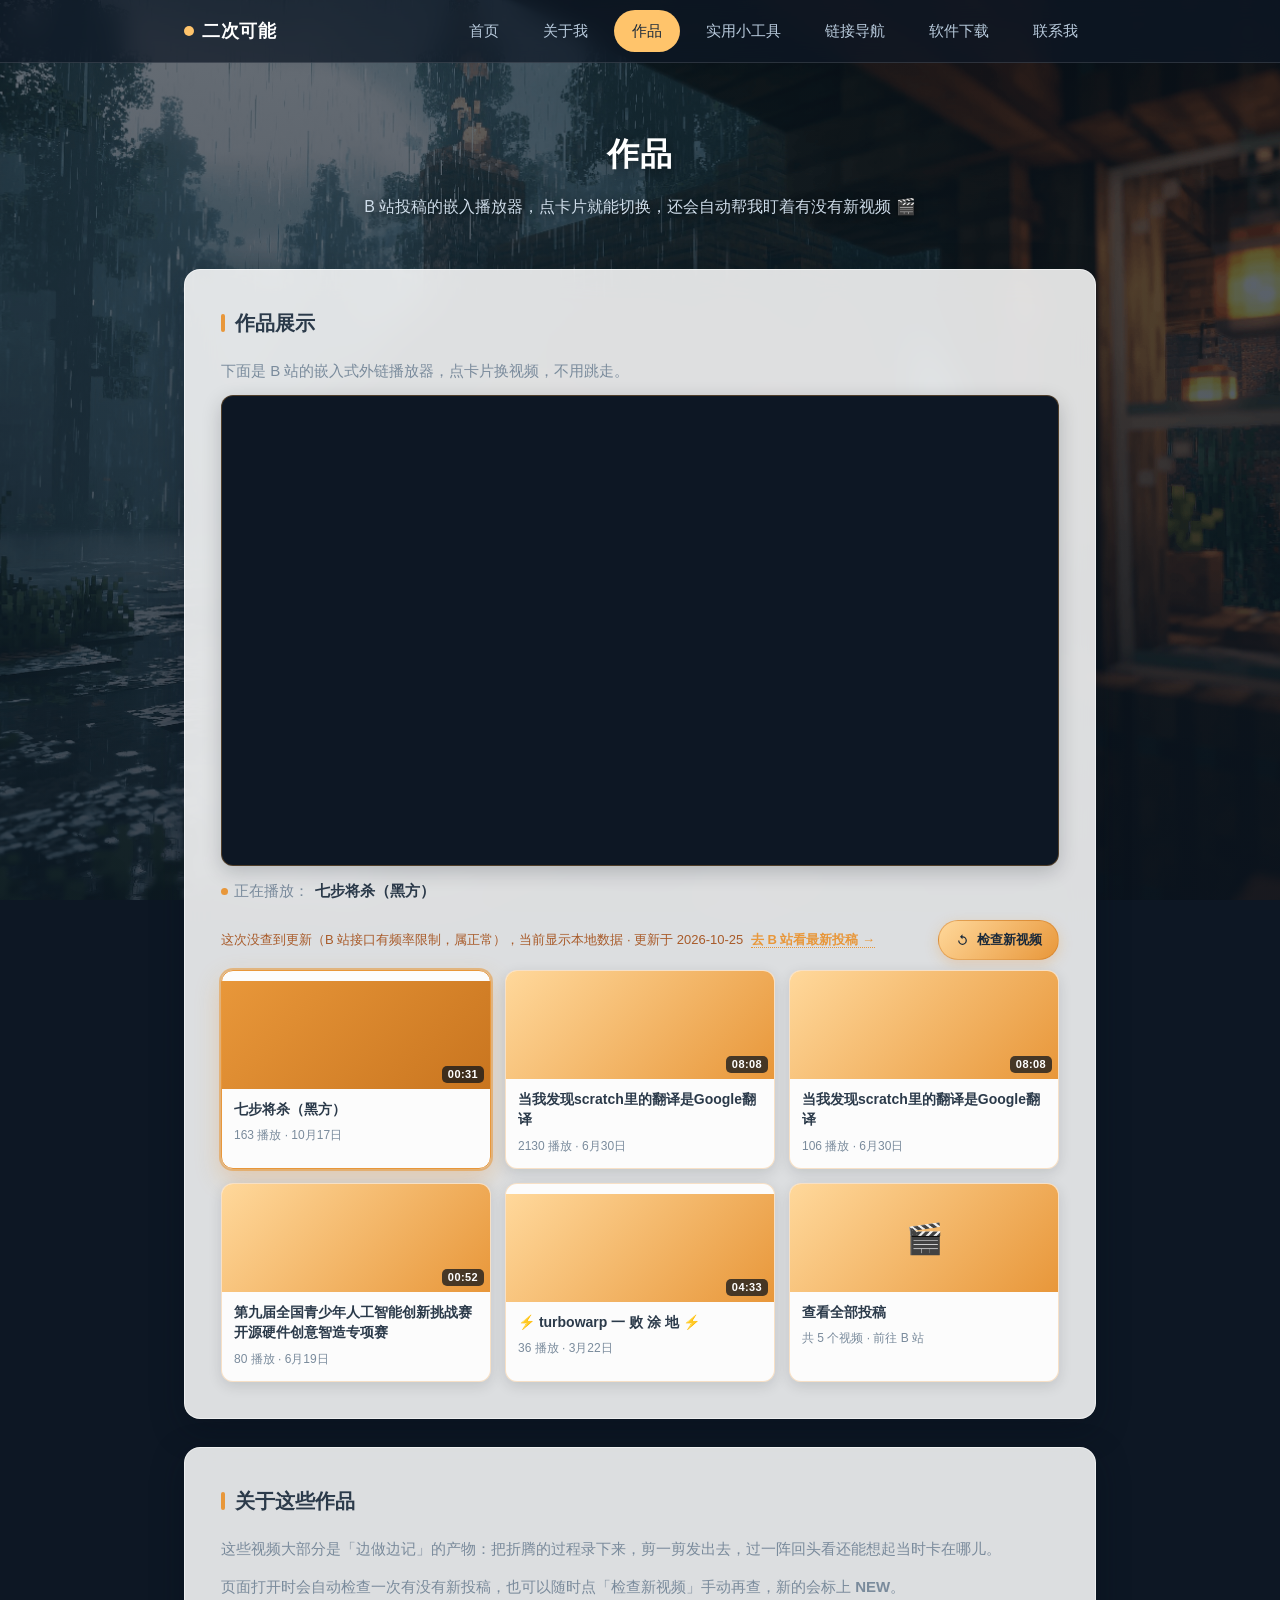
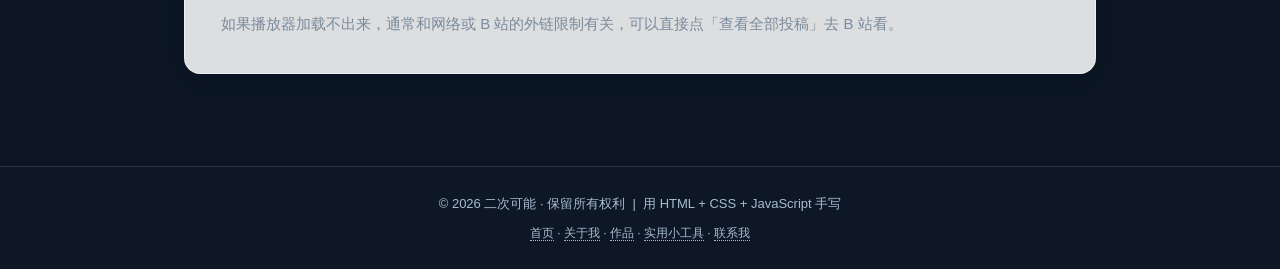
<file: works.html>
<!DOCTYPE html>
<html lang="zh-CN" class="no-js">
<head>
<meta charset="UTF-8">
<meta name="viewport" content="width=device-width, initial-scale=1.0">
<meta name="description" content="二次可能的 B 站作品：七步将杀、Scratch 翻译、开源硬件创意智造、TurboWarp 等投稿，页面内可直接播放，并会自动检查有没有新视频。">
<title>二次可能 · 作品</title>
<link rel="icon" href="photo/favicon.ico" sizes="any">
<link rel="icon" type="image/png" sizes="32x32" href="photo/favicon-32.png">
<link rel="icon" type="image/png" sizes="192x192" href="photo/icon-192.png">
<link rel="apple-touch-icon" sizes="180x180" href="photo/apple-touch-icon.png">
<link rel="stylesheet" href="css/style.css">
</head>
<body>

  <!-- 顶部导航栏 -->
  <nav class="nav">
    <div class="nav-inner">
      <a class="logo" href="index.html"><span class="logo-dot"></span>二次可能</a>
      <button class="burger" id="burger" aria-label="菜单" aria-expanded="false">
        <span></span><span></span><span></span>
      </button>
      <ul class="nav-links" id="navLinks">
        <li><a href="index.html">首页</a></li>
        <li><a href="about.html">关于我</a></li>
        <li><a href="works.html" class="active">作品</a></li>
        <li><a href="tools.html">实用小工具</a></li>
        <li><a href="wed.html">链接导航</a></li>
        <li><a href="wed.html#dl">软件下载</a></li>
        <li><a href="contact.html">联系我</a></li>
      </ul>
    </div>
  </nav>

  <!-- 头部 -->
  <header class="hero">
    <h1>作品</h1>
    <p class="tagline">B 站投稿的嵌入播放器，点卡片就能切换，还会自动帮我盯着有没有新视频 🎬</p>
  </header>

  <div class="wrap">

    <!-- 播放器 + 作品卡片 -->
    <section class="card">
      <h2>作品展示</h2>
      <p>下面是 B 站的嵌入式外链播放器，点卡片换视频，不用跳走。</p>

      <div class="player-wrap" id="playerWrap">
        <iframe id="biliPlayer"
                src="https://player.bilibili.com/player.html?bvid=BV1Y3Ji6gEtY&amp;page=1&amp;high_quality=1&amp;danmaku=0&amp;autoplay=0"
                allowfullscreen="true"
                scrolling="no"
                frameborder="no"
                framespacing="0"
                loading="lazy"
                referrerpolicy="no-referrer"
                title="哔哩哔哩播放器"></iframe>
        <div class="player-loading" id="playerLoading"><span class="spinner"></span>正在加载视频…</div>
        <button class="player-refresh" id="playerRefresh" title="重新加载播放器" aria-label="重新加载播放器">
          <svg viewBox="0 0 24 24" aria-hidden="true"><path d="M12 5V2L8 6l4 4V7a5 5 0 1 1-5 5H5a7 7 0 1 0 7-7z"/></svg>
        </button>
      </div>

      <p class="player-now"><span class="live-dot"></span>正在播放：<b id="playerTitle">正在读取…</b></p>

      <!-- 卡片由 js/works.js 按数据生成 -->
      <div class="works-bar">
        <span class="works-status" id="worksStatus">正在读取本地作品数据…</span>
        <button class="btn-check" id="checkUpdate" type="button">
          <svg viewBox="0 0 24 24" aria-hidden="true"><path d="M12 5V2L8 6l4 4V7a5 5 0 1 1-5 5H5a7 7 0 1 0 7-7z"/></svg>
          检查新视频
        </button>
      </div>

      <div class="works-grid" id="worksGrid"></div>
    </section>

    <!-- 说明 -->
    <section class="card">
      <h2>关于这些作品</h2>
      <p>这些视频大部分是「边做边记」的产物：把折腾的过程录下来，剪一剪发出去，过一阵回头看还能想起当时卡在哪儿。</p>
      <p>页面打开时会自动检查一次有没有新投稿，也可以随时点「检查新视频」手动再查，新的会标上 <b>NEW</b>。</p>
      <p>如果播放器加载不出来，通常和网络或 B 站的外链限制有关，可以直接点「查看全部投稿」去 B 站看。</p>
    </section>

  </div>

  <!-- 页脚 -->
  <footer>
    © 2026 二次可能 · 保留所有权利 &nbsp;|&nbsp; 用 HTML + CSS + JavaScript 手写
    <div style="margin-top:8px;font-size:12px;">
      <a href="index.html">首页</a> ·
      <a href="about.html">关于我</a> ·
      <a href="works.html">作品</a> ·
      <a href="tools.html">实用小工具</a> ·
      <a href="contact.html">联系我</a>
    </div>
  </footer>

<script defer src="js/videos-data.js"></script>
<script defer src="js/works.js"></script>
<script defer src="js/eat-fish-together.js"></script>
<script defer src="js/site.js"></script>
</body>
</html>
</file>
<file: css/style.css>
/* ==========================================================
   二次可能 · 个人网站  公共样式
   说明：本文件位于 css/ 目录，图片路径按 ../photo/ 引用
   ========================================================== */

:root{
  --blue:#4A90D9;
  --blue-dark:#2F6DB3;
  --blue-soft:#E8F1FB;
  --bg:#F6FAFD;
  --card:#FFFFFF;
  --text:#2B3A4A;
  --text-soft:#7A8B9C;
  --line:#E3EDF6;
  --radius:16px;
  --shadow:0 6px 24px rgba(74,144,217,.10);
  --amber:#E8973A;
  --amber-light:#FFC46B;
}

*{margin:0;padding:0;box-sizing:border-box;}
html{scroll-behavior:smooth;}
body{
  font-family:-apple-system,BlinkMacSystemFont,"PingFang SC","Microsoft YaHei",sans-serif;
  background:var(--bg);
  color:var(--text);
  line-height:1.7;
  -webkit-font-smoothing:antialiased;
}

/* ===== 顶部导航栏 ===== */
.nav{
  position:sticky;top:0;z-index:50;
  background:rgba(255,255,255,.85);
  backdrop-filter:blur(12px);
  border-bottom:1px solid var(--line);
}
.nav-inner{
  max-width:960px;margin:0 auto;padding:0 24px;
  height:62px;display:flex;align-items:center;justify-content:space-between;
}
.logo{
  font-size:18px;font-weight:700;color:var(--blue-dark);
  letter-spacing:.5px;display:flex;align-items:center;gap:8px;
  text-decoration:none;
}
.logo-dot{width:10px;height:10px;border-radius:50%;background:var(--blue);}
.nav-links{display:flex;gap:8px;list-style:none;}
.nav-links a{
  display:block;padding:8px 18px;border-radius:999px;
  font-size:15px;color:var(--text-soft);text-decoration:none;
  transition:all .25s ease;
}
.nav-links a:hover{background:var(--blue-soft);color:var(--blue-dark);}
.nav-links a.active{background:var(--blue);color:#fff;font-weight:500;}
.burger{
  display:none;width:40px;height:40px;border:1px solid var(--line);
  border-radius:10px;background:#fff;cursor:pointer;
  align-items:center;justify-content:center;flex-direction:column;gap:4px;
}
.burger span{display:block;width:18px;height:2px;background:var(--text-soft);border-radius:2px;transition:.25s;}

/* ===== 头部个人形象区 ===== */
.hero{
  max-width:960px;margin:0 auto;padding:64px 24px 48px;
  text-align:center;
}
.avatar{
  width:128px;height:128px;border-radius:50%;
  background:linear-gradient(135deg,#7FB2E8,#4A90D9);
  display:flex;align-items:center;justify-content:center;
  margin:0 auto 24px;color:#fff;font-size:44px;font-weight:600;
  box-shadow:0 10px 30px rgba(74,144,217,.28);
  border:5px solid #fff;
}
.hero h1{font-size:32px;font-weight:700;letter-spacing:1px;}
.hero .tagline{
  margin-top:12px;font-size:16px;color:var(--text-soft);
}
.hero .tag{
  display:inline-block;margin-top:20px;padding:6px 16px;
  background:var(--blue-soft);color:var(--blue-dark);
  border-radius:999px;font-size:13px;font-weight:500;
}

/* ===== 内容卡片 ===== */
.wrap{max-width:960px;margin:0 auto;padding:0 24px 64px;}
.card{
  background:var(--card);border:1px solid var(--line);
  border-radius:var(--radius);box-shadow:var(--shadow);
  padding:36px;margin-bottom:28px;
  opacity:0;transform:translateY(18px);
  transition:opacity .6s ease,transform .6s ease;
}
.card.show{opacity:1;transform:none;}
/* 脚本未生效时的兜底，避免内容整块不可见 */
.no-js .card{opacity:1;transform:none;}
.card h2{
  font-size:20px;font-weight:600;margin-bottom:18px;
  display:flex;align-items:center;gap:10px;
}
.card h2::before{
  content:"";width:4px;height:18px;border-radius:2px;background:var(--blue);
}
.card p{color:var(--text-soft);font-size:15px;margin-bottom:12px;}
.card p:last-child{margin-bottom:0;}

.skills{display:flex;flex-wrap:wrap;gap:10px;margin-top:20px;}
.skills span{
  padding:6px 14px;background:#F2F7FC;border:1px solid var(--line);
  border-radius:8px;font-size:13px;color:var(--blue-dark);
}

/* ===== 首页快捷入口 ===== */
.entry-grid{display:grid;grid-template-columns:repeat(3,1fr);gap:14px;margin-top:22px;}
.entry-card{
  display:block;text-decoration:none;
  background:rgba(255,196,107,.14);
  border:1px solid rgba(232,151,58,.30);
  border-radius:12px;padding:18px 16px;
  transition:transform .25s ease,background .25s ease,box-shadow .25s ease;
}
.entry-card:hover{
  transform:translateY(-4px);
  background:rgba(255,196,107,.26);
  box-shadow:0 10px 24px rgba(232,151,58,.28);
}
.entry-icon{font-size:26px;line-height:1;}
.entry-title{font-size:15px;font-weight:600;color:#2B3A4A;margin-top:10px;}
.entry-desc{font-size:12.5px;color:#7A8B9C;margin-top:4px;line-height:1.6;}

/* ===== 社交图标 ===== */
.socials{display:flex;gap:14px;flex-wrap:wrap;margin-top:4px;}
.socials a{
  width:46px;height:46px;border-radius:12px;
  background:var(--blue-soft);color:var(--blue-dark);
  display:flex;align-items:center;justify-content:center;
  text-decoration:none;transition:.25s;
}
.socials a:hover{background:var(--blue);color:#fff;transform:translateY(-3px);}
.socials svg{width:20px;height:20px;fill:currentColor;}
.socials .social-logo{width:26px;height:auto;display:block;}
.socials .social-logo-bili{width:24px;height:24px;}
.socials .social-logo-mail{width:24px;height:24px;}
.socials .social-logo-github{width:26px;height:26px;}
/* B 站官方标志是蓝色，给个白色圆底避免和琥珀底色打架 */
.socials a[aria-label="哔哩哔哩"]{background:rgba(255,255,255,.92);}
.socials a[aria-label="哔哩哔哩"]:hover{background:#fff;}
.socials a[aria-label="邮箱"]{background:rgba(255,255,255,.92);}
.socials a[aria-label="邮箱"]:hover{background:#fff;}
.socials a[aria-label="GitHub"]{background:rgba(255,255,255,.92);}
.socials a[aria-label="GitHub"]:hover{background:#fff;}
.socials a[aria-label="QQ"]{background:rgba(255,255,255,.92);}
.socials a[aria-label="QQ"]:hover{background:#fff;}

/* ===== 联系方式列表 ===== */
.contact-list{list-style:none;}
.contact-list li{
  padding:12px 0;border-bottom:1px dashed var(--line);
  font-size:15px;color:var(--text-soft);
  display:flex;gap:10px;align-items:center;
}
.contact-list li:last-child{border-bottom:none;}
.contact-list b{color:var(--text);font-weight:600;min-width:60px;}

/* ===== 作品卡片 ===== */
.works-grid{display:grid;grid-template-columns:repeat(3,1fr);gap:14px;margin-top:6px;}
.work-card{display:block;text-decoration:none;background:rgba(255,255,255,.92);border:1px solid rgba(232,151,58,.28);border-radius:12px;overflow:hidden;transition:transform .25s ease,box-shadow .25s ease;box-shadow:0 4px 14px rgba(5,14,26,.12);}
.work-card:hover{transform:translateY(-4px);box-shadow:0 10px 26px rgba(232,151,58,.30);}
.work-thumb{height:108px;display:flex;align-items:center;justify-content:center;font-size:42px;background:linear-gradient(135deg,#FFD89B,#E8973A);}
.work-info{padding:10px 12px 12px;}
.work-title{font-size:14px;font-weight:600;color:#2B3A4A;line-height:1.45;display:-webkit-box;-webkit-line-clamp:2;-webkit-box-orient:vertical;overflow:hidden;}
.work-meta{font-size:12px;color:#7A8B9C;margin-top:6px;}

/* ===== B 站嵌入式播放器 ===== */
.player-wrap{
  position:relative;width:100%;aspect-ratio:16/9;
  background:#0D1724;border-radius:12px;overflow:hidden;
  border:1px solid rgba(232,151,58,.30);
  box-shadow:0 6px 20px rgba(5,14,26,.20);
  margin-bottom:12px;
}
.player-wrap iframe{position:absolute;inset:0;width:100%;height:100%;border:0;display:block;}
/* 播放器手动刷新按钮 */
.player-refresh{
  position:absolute;top:10px;right:10px;z-index:5;
  width:34px;height:34px;border-radius:50%;
  border:1px solid rgba(255,255,255,.30);
  background:rgba(13,23,36,.62);
  backdrop-filter:blur(6px);-webkit-backdrop-filter:blur(6px);
  color:#FFDCA8;cursor:pointer;
  display:flex;align-items:center;justify-content:center;
  opacity:0;transition:opacity .22s ease,background .22s ease,transform .22s ease;
}
.player-wrap:hover .player-refresh{opacity:1;}
.player-refresh:hover{background:rgba(232,151,58,.85);color:#fff;transform:rotate(45deg);}
.player-refresh:focus-visible{opacity:1;outline:2px solid #FFC46B;outline-offset:2px;}
.player-refresh svg{width:17px;height:17px;fill:currentColor;}
/* 切换视频时的加载遮罩 */
.player-loading{
  position:absolute;inset:0;z-index:4;
  display:flex;align-items:center;justify-content:center;gap:10px;
  background:rgba(13,23,36,.86);
  color:#FFDCA8;font-size:13px;letter-spacing:.5px;
  transition:opacity .3s ease,visibility .3s ease;
}
.player-loading.hide{opacity:0;visibility:hidden;pointer-events:none;}
.player-loading .spinner{
  width:16px;height:16px;border-radius:50%;
  border:2px solid rgba(255,196,107,.28);
  border-top-color:#FFC46B;
  animation:spin .8s linear infinite;
}
.player-refresh.spinning svg{animation:spin .7s linear;}
@keyframes spin{from{transform:rotate(0);}to{transform:rotate(360deg);}}
/* 触屏设备常显，便于点击 */
@media (hover:none){.player-refresh{opacity:1;}}
.player-now{
  font-size:13px;color:#7A8B9C;margin-bottom:16px !important;
  display:flex;align-items:center;gap:6px;flex-wrap:wrap;
}
.player-now b{color:#2B3A4A;font-weight:600;}
.player-now .live-dot{
  width:7px;height:7px;border-radius:50%;background:#E8973A;
  display:inline-block;animation:pulse 1.6s ease-in-out infinite;
}
@keyframes pulse{0%,100%{opacity:1;transform:scale(1);}50%{opacity:.35;transform:scale(.82);}}
button.work-card{
  font:inherit;text-align:left;cursor:pointer;padding:0;
  width:100%;display:block;
}
.work-card.active{
  border-color:var(--amber);
  box-shadow:0 0 0 2px rgba(232,151,58,.55), 0 10px 26px rgba(232,151,58,.32);
}
.work-card.active .work-thumb{background:linear-gradient(135deg,#E8973A,#C9751F);}

/* ===== 页脚 ===== */
footer{
  border-top:1px solid var(--line);
  background:#fff;text-align:center;
  padding:26px 24px;color:var(--text-soft);font-size:13px;
}
footer a{color:var(--text-soft);text-decoration:none;border-bottom:1px dotted var(--text-soft);}
footer a:hover{color:var(--amber);}

/* ==========================================================
   雨夜小屋主题
   ========================================================== */
body{
  background-image:linear-gradient(rgba(13,23,36,.62),rgba(13,23,36,.80)),url('../photo/bg.png');
  background-size:cover;background-position:center;background-attachment:fixed;background-repeat:no-repeat;
  background-color:#0D1724;
}
.nav{background:rgba(14,24,38,.72);border-bottom:1px solid rgba(255,255,255,.12);}
.logo{color:#FFFFFF;}
.logo-dot{background:var(--amber-light);}
.nav-links a{color:#B9CBDD;}
.nav-links a:hover{background:rgba(255,255,255,.12);color:#FFFFFF;}
.nav-links a.active{background:var(--amber-light);color:#1B2A3A;}
.burger{background:rgba(255,255,255,.08);border-color:rgba(255,255,255,.16);}
.burger span{background:#D6E3F0;}
.hero h1{color:#FFFFFF;text-shadow:0 2px 14px rgba(0,0,0,.5);}
.hero .tagline{color:#CFDDEA;text-shadow:0 1px 8px rgba(0,0,0,.5);}
.hero .tag{background:rgba(255,196,107,.18);color:#FFDCA8;border:1px solid rgba(255,196,107,.35);}
.avatar{
  overflow:hidden;background:var(--amber);color:#3A2410;
  border-color:rgba(255,255,255,.85);
  box-shadow:0 12px 34px rgba(232,151,58,.40);
}
.card{
  background:rgba(255,255,255,.86);
  backdrop-filter:blur(16px);-webkit-backdrop-filter:blur(16px);
  border-color:rgba(255,255,255,.55);
  box-shadow:0 10px 32px rgba(5,14,26,.35);
}
.card h2::before{background:var(--amber);}
.skills span{background:rgba(255,196,107,.16);border-color:rgba(232,151,58,.32);color:#9A5B12;}
.socials a{background:rgba(255,196,107,.20);color:#8C4E0C;}
.socials a:hover{background:var(--amber);color:#FFFFFF;}
.contact-list li{border-bottom-color:rgba(43,58,74,.18);}
footer{background:rgba(14,24,38,.78);color:#A8BCD0;border-top:1px solid rgba(255,255,255,.12);}
footer a{color:#A8BCD0;border-bottom-color:#A8BCD0;}

/* ==========================================================
   响应式
   ========================================================== */
@media (max-width:640px){
  .burger{display:flex;}
  .nav-links{
    position:absolute;top:62px;left:0;right:0;
    flex-direction:column;gap:0;background:#fff;
    border-bottom:1px solid var(--line);
    max-height:0;overflow:hidden;transition:max-height .3s ease;
  }
  .nav-links.open{max-height:280px;}
  .nav-links a{border-radius:0;padding:14px 24px;border-top:1px solid var(--line);}
  .nav{background:#fff;}
  .hero{padding:44px 20px 36px;}
  .avatar{width:104px;height:104px;font-size:36px;}
  .hero h1{font-size:26px;}
  .card{padding:26px 22px;}
  .entry-grid{grid-template-columns:1fr;}
  .works-grid{grid-template-columns:1fr;}
  /* 移动端恢复深色导航 */
  .nav{background:rgba(14,24,38,.97);border-bottom-color:rgba(255,255,255,.12);}
  .nav-links{background:rgba(14,24,38,.97);border-bottom-color:rgba(255,255,255,.12);}
  .nav-links a{border-top-color:rgba(255,255,255,.10);}
}

/* ===== 作品页：更新检查条 ===== */
.works-bar{
  display:flex;align-items:center;justify-content:space-between;gap:12px;
  flex-wrap:wrap;margin:16px 0 10px;
}
.works-status{
  font-size:13px;color:var(--text-soft);line-height:1.6;flex:1 1 220px;min-width:0;
}
.works-status.busy{color:#B0742B;}
.works-status.ok{color:#2E7D53;}
.works-status.warn{color:#A85B2A;}
.btn-check{
  display:inline-flex;align-items:center;gap:7px;flex:0 0 auto;
  font:inherit;font-size:13px;font-weight:600;cursor:pointer;
  padding:8px 16px;border-radius:999px;
  color:#1B2A3A;background:linear-gradient(135deg,#FFD89B,#E8973A);
  border:1px solid rgba(201,117,31,.45);
  box-shadow:0 4px 14px rgba(232,151,58,.28);
  transition:transform .2s ease,box-shadow .2s ease,opacity .2s ease;
}
.btn-check:hover{transform:translateY(-2px);box-shadow:0 8px 20px rgba(232,151,58,.38);}
.btn-check:disabled{opacity:.65;cursor:default;transform:none;}
.btn-check svg{width:15px;height:15px;fill:currentColor;flex:0 0 auto;}
.btn-check.loading svg{animation:spin .9s linear infinite;}

/* ===== 作品卡片：封面 / 时长 / NEW ===== */
.work-thumb{position:relative;overflow:hidden;padding:0;}
.work-thumb img{
  width:100%;height:100%;object-fit:cover;display:block;
  transition:transform .35s ease;
}
.work-card:hover .work-thumb img{transform:scale(1.06);}
.work-card .work-thumb>span.work-more-icon{font-size:30px;}
.work-dur{
  position:absolute;right:6px;bottom:6px;
  font-size:11px;font-weight:600;color:#fff;line-height:1;
  padding:3px 6px;border-radius:5px;background:rgba(8,16,26,.72);
  letter-spacing:.4px;
}
.work-new{
  position:absolute;left:6px;top:6px;
  font-size:10px;font-weight:800;letter-spacing:.6px;color:#fff;line-height:1;
  padding:4px 7px;border-radius:6px;
  background:linear-gradient(135deg,#F2604B,#D8382A);
  box-shadow:0 2px 8px rgba(216,56,42,.45);
}

/* 状态栏里的跳转链接 */
.works-status .status-link{
  color:var(--amber);font-weight:600;text-decoration:none;
  border-bottom:1px dotted var(--amber);margin-left:4px;
}
.works-status .status-link:hover{color:#B0742B;border-bottom-style:solid;}

/* ===== 实用小工具页 ===== */
.page-head{
  max-width:960px;margin:0 auto;padding:52px 24px 26px;text-align:center;
}
.page-head h1{
  font-size:30px;font-weight:700;letter-spacing:1px;color:#FFFFFF;
  text-shadow:0 2px 14px rgba(0,0,0,.5);
}
.page-head p{
  margin-top:12px;font-size:15px;color:#CFDDEA;text-shadow:0 1px 8px rgba(0,0,0,.5);
}
.tool-grid{display:grid;grid-template-columns:repeat(2,1fr);gap:16px;margin-top:4px;}
.tool-card{
  display:flex;flex-direction:column;
  background:rgba(255,255,255,.94);
  border:1px solid rgba(232,151,58,.30);
  border-radius:14px;padding:20px 20px 18px;
  box-shadow:0 6px 20px rgba(5,14,26,.16);
  transition:transform .25s ease,box-shadow .25s ease,border-color .25s ease;
}
.tool-card:hover{
  transform:translateY(-4px);
  border-color:rgba(232,151,58,.62);
  box-shadow:0 12px 30px rgba(232,151,58,.30);
}
.tool-top{display:flex;align-items:center;gap:13px;}
.tool-icon{
  flex:0 0 auto;width:46px;height:46px;border-radius:12px;
  display:flex;align-items:center;justify-content:center;
  font-size:15px;font-weight:700;letter-spacing:-.5px;color:#fff;
  background:linear-gradient(135deg,#FFC46B,#E8973A);
  box-shadow:0 5px 14px rgba(232,151,58,.38);
}
.tool-hd{min-width:0;}
.tool-name{font-size:16px;font-weight:600;color:#2B3A4A;line-height:1.35;}
.tool-sub{font-size:12px;color:#7A8B9C;margin-top:3px;}
.tool-desc{
  font-size:13.5px;color:#5C6E80;line-height:1.72;
  margin:14px 0 0 !important;
}
.tool-desc code{
  font-family:ui-monospace,SFMono-Regular,Menlo,Consolas,monospace;
  font-size:12px;padding:1px 5px;border-radius:5px;
  background:rgba(74,144,217,.10);color:#2F6DB3;
}
.tool-tags{display:flex;flex-wrap:wrap;gap:7px;margin-top:14px;}
.tool-tags span{
  font-size:11.5px;line-height:1;padding:5px 9px;border-radius:999px;
  background:rgba(255,196,107,.18);
  border:1px solid rgba(232,151,58,.32);
  color:#9A5B12;
}
.tool-actions{display:flex;align-items:center;gap:12px;flex-wrap:wrap;margin-top:auto;padding-top:18px;}
.tool-open{
  font-size:14px;font-weight:600;text-decoration:none;
  padding:9px 20px;border-radius:999px;
  color:#1B2A3A;background:linear-gradient(135deg,#FFD89B,#E8973A);
  border:1px solid rgba(201,117,31,.45);
  box-shadow:0 4px 14px rgba(232,151,58,.30);
  transition:transform .2s ease,box-shadow .2s ease;
}
.tool-open:hover{transform:translateY(-2px);box-shadow:0 8px 20px rgba(232,151,58,.42);}
.tool-newtab{
  font-size:13px;color:#7A8B9C;text-decoration:none;
  border-bottom:1px dotted #B9C7D4;padding-bottom:1px;
  transition:color .2s ease,border-color .2s ease;
}
.tool-newtab:hover{color:var(--amber);border-bottom-color:var(--amber);}
.todo-list{list-style:none;margin-top:6px;}
.todo-list li{
  position:relative;padding:9px 0 9px 26px;
  font-size:14px;color:#7A8B9C;
  border-bottom:1px dashed rgba(43,58,74,.14);
}
.todo-list li:last-child{border-bottom:none;}
.todo-list li::before{
  content:"";position:absolute;left:4px;top:15px;
  width:9px;height:9px;border-radius:3px;
  border:1.5px solid rgba(232,151,58,.55);
}
@media (max-width:640px){
  .page-head{padding:36px 20px 20px;}
  .page-head h1{font-size:24px;}
  .tool-grid{grid-template-columns:1fr;}
}

/* ===== 工具页通用组件（仅作用于 .tool-main） ===== */
.tool-main{max-width:960px;margin:0 auto;padding:0 24px 40px;display:flex;flex-direction:column;gap:18px;}
.tool-main .tool-panel{
  background:rgba(255,255,255,.95);
  border:1px solid rgba(232,151,58,.28);
  border-radius:16px;padding:22px 24px;
  box-shadow:0 6px 22px rgba(5,14,26,.14);
}
.tool-main .tool-panel h2{
  font-size:16px;font-weight:600;color:#2B3A4A;
  margin:0 0 10px;padding-bottom:10px;
  border-bottom:1px solid rgba(43,58,74,.10);
}
.tool-main .tool-grid2{display:grid;grid-template-columns:1fr 1fr;gap:16px;}
.tool-main .fl{
  display:block;font-size:12.5px;font-weight:600;color:#5C6E80;
  margin-bottom:7px;letter-spacing:.2px;
}
.tool-main .fl b{color:#C9751F;font-weight:600;}
.tool-main .ta{
  width:100%;min-height:230px;resize:vertical;
  font-family:ui-monospace,SFMono-Regular,Menlo,Consolas,"Courier New",monospace;
  font-size:13px;line-height:1.68;
  color:#2B3A4A;background:#FBFCFE;
  border:1px solid rgba(43,58,74,.18);border-radius:11px;
  padding:12px 14px;outline:none;
  transition:border-color .18s,box-shadow .18s,background .18s;
}
.tool-main .ta:focus{
  border-color:rgba(232,151,58,.7);background:#fff;
  box-shadow:0 0 0 3px rgba(232,151,58,.15);
}
.tool-main .ta[readonly]{background:#F5F7FA;color:#3C4E60;}
.tool-main .ta-s{min-height:132px;}
.tool-main .ta::placeholder{color:#A9B6C4;}

.tool-main .bar{display:flex;align-items:center;gap:9px;flex-wrap:wrap;margin-top:14px;}
.tool-main .tb{
  font:inherit;font-size:13px;line-height:1;font-weight:500;
  padding:9px 15px;border-radius:9px;cursor:pointer;
  color:#1B2A3A;background:linear-gradient(135deg,#FFD89B,#E8973A);
  border:1px solid rgba(201,117,31,.42);
  box-shadow:0 3px 10px rgba(232,151,58,.24);
  transition:transform .18s,box-shadow .18s,background .18s,color .18s;
  white-space:nowrap;
}
.tool-main .tb:hover{transform:translateY(-1px);box-shadow:0 6px 16px rgba(232,151,58,.34);}
.tool-main .tb:active{transform:translateY(0);}
.tool-main .tb.ghost{
  background:rgba(255,255,255,.9);color:#5C6E80;
  border-color:rgba(43,58,74,.20);box-shadow:none;
}
.tool-main .tb.ghost:hover{
  color:#C9751F;border-color:rgba(232,151,58,.6);
  background:rgba(255,196,107,.14);
}
.tool-main .tb.tiny{
  font-size:11.5px;padding:5px 10px;border-radius:7px;
}

.tool-main .msg{
  display:none;margin-top:12px;padding:10px 13px;
  border-radius:9px;font-size:13px;line-height:1.6;
  border:1px solid transparent;word-break:break-word;
}
.tool-main .msg.show{display:block;}
.tool-main .msg.ok{background:rgba(61,220,151,.12);border-color:rgba(18,160,106,.34);color:#0F7A4F;}
.tool-main .msg.err{background:rgba(229,72,77,.10);border-color:rgba(229,72,77,.34);color:#B02B30;}
.tool-main .msg.warn{background:rgba(245,197,66,.16);border-color:rgba(201,160,20,.38);color:#8A6410;}

.tool-main .hint{font-size:12.5px;line-height:1.78;color:#7A8B9C;margin:10px 0 0;}
.tool-main .hint code{
  font-family:ui-monospace,SFMono-Regular,Menlo,Consolas,monospace;
  font-size:11.5px;padding:1px 5px;border-radius:4px;
  background:rgba(74,144,217,.10);color:#2F6DB3;
}
.tool-main .opts{display:flex;flex-wrap:wrap;gap:16px;margin-top:14px;font-size:12.5px;color:#5C6E80;}
.tool-main .opts label,.tool-main .chk{display:inline-flex;align-items:center;gap:6px;cursor:pointer;user-select:none;}
.tool-main input[type="checkbox"]{accent-color:#E8973A;width:14px;height:14px;cursor:pointer;}

.tool-main .inp{
  font:inherit;font-size:13px;font-family:ui-monospace,SFMono-Regular,Menlo,Consolas,monospace;
  padding:9px 12px;border-radius:9px;
  border:1px solid rgba(43,58,74,.20);background:#FBFCFE;color:#2B3A4A;
  outline:none;transition:border-color .18s,box-shadow .18s;
}
.tool-main .inp:focus{border-color:rgba(232,151,58,.7);box-shadow:0 0 0 3px rgba(232,151,58,.15);}
.tool-main .inp.bad{border-color:rgba(229,72,77,.7);box-shadow:0 0 0 3px rgba(229,72,77,.13);}
.tool-main .bar > .inp{flex:1 1 200px;min-width:0;}
.tool-main .file-inp{
  font-size:12.5px;padding:7px 10px;border-radius:9px;
  border:1px dashed rgba(43,58,74,.28);background:#FBFCFE;color:#5C6E80;cursor:pointer;
}

/* 结果行 */
.tool-main .val-list{display:flex;flex-direction:column;gap:7px;}
.tool-main .val-row{
  display:flex;align-items:center;gap:11px;
  padding:9px 12px;border-radius:9px;
  background:#F7F9FC;border:1px solid rgba(43,58,74,.09);
}
.tool-main .val-label{
  flex:0 0 118px;font-size:11.5px;font-weight:600;color:#7A8B9C;
}
.tool-main .val-code{
  flex:1 1 auto;min-width:0;
  font-family:ui-monospace,SFMono-Regular,Menlo,Consolas,monospace;
  font-size:12.5px;color:#2B3A4A;
  overflow-x:auto;white-space:nowrap;word-break:break-all;
}
.tool-main .val-code::-webkit-scrollbar{height:5px;}
.tool-main .val-code::-webkit-scrollbar-thumb{background:rgba(43,58,74,.22);border-radius:3px;}

/* 颜色工具 */
.tool-main .color-top{display:flex;gap:20px;align-items:stretch;flex-wrap:wrap;}
.tool-main .color-swatch{
  flex:0 0 150px;min-height:150px;border-radius:14px;cursor:pointer;
  display:flex;align-items:flex-end;justify-content:center;padding:12px;
  border:1px solid rgba(43,58,74,.14);
  box-shadow:inset 0 0 0 1px rgba(255,255,255,.25),0 4px 14px rgba(5,14,26,.16);
  transition:transform .2s;
}
.tool-main .color-swatch:hover{transform:scale(1.02);}
.tool-main .color-swatch span{
  font-family:ui-monospace,SFMono-Regular,Menlo,monospace;
  font-size:13px;font-weight:700;letter-spacing:.5px;
}
.tool-main .color-fields{flex:1 1 300px;min-width:0;}
.tool-main .range{
  -webkit-appearance:none;appearance:none;width:100%;height:5px;border-radius:3px;
  background:linear-gradient(90deg,rgba(43,58,74,.12),#E8973A);outline:none;cursor:pointer;
}
.tool-main .range::-webkit-slider-thumb{
  -webkit-appearance:none;width:17px;height:17px;border-radius:50%;
  background:#fff;border:2px solid #E8973A;cursor:pointer;
  box-shadow:0 2px 6px rgba(5,14,26,.25);
}
.tool-main .range::-moz-range-thumb{
  width:15px;height:15px;border-radius:50%;
  background:#fff;border:2px solid #E8973A;cursor:pointer;
}
.tool-main .picker{
  width:40px;height:36px;padding:2px;border-radius:9px;cursor:pointer;
  border:1px solid rgba(43,58,74,.20);background:#fff;
}
.tool-main .palette{display:flex;flex-wrap:wrap;gap:9px;}
.tool-main .sw{
  width:38px;height:38px;border-radius:10px;cursor:pointer;
  border:1px solid rgba(43,58,74,.16);padding:0;
  box-shadow:0 2px 8px rgba(5,14,26,.12);
  transition:transform .16s,box-shadow .16s;
}
.tool-main .sw:hover{transform:translateY(-3px) scale(1.06);box-shadow:0 6px 16px rgba(5,14,26,.22);}
.tool-main .contrast-grid{display:grid;grid-template-columns:1fr 1fr;gap:14px;}
.tool-main .contrast-box{
  border-radius:12px;padding:20px 16px;text-align:center;
  font-size:14px;font-weight:600;line-height:1.7;
  border:1px solid rgba(43,58,74,.14);
}
.tool-main .contrast-box span{
  display:block;margin-top:5px;font-size:12px;font-weight:500;opacity:.92;
}
#boxWhite{color:#ffffff;}
#boxBlack{color:#000000;}

/* 时间戳工具 */
.tool-main .now-panel{text-align:center;}
.tool-main .now-label{
  font-size:11.5px;font-weight:600;letter-spacing:2px;color:#9AA8B6;
  text-transform:uppercase;
}
.tool-main .now-clock{
  font-family:ui-monospace,SFMono-Regular,Menlo,Consolas,monospace;
  font-size:40px;font-weight:700;color:#2B3A4A;
  letter-spacing:2px;margin:6px 0 14px;
  font-variant-numeric:tabular-nums;
}
.tool-main .now-ts{display:flex;justify-content:center;gap:12px;flex-wrap:wrap;}
.tool-main .ts-chip{
  display:inline-flex;align-items:center;gap:9px;
  padding:10px 16px;border-radius:11px;cursor:pointer;
  background:#F7F9FC;border:1px solid rgba(43,58,74,.14);
  transition:border-color .18s,background .18s,transform .18s;
}
.tool-main .ts-chip:hover{
  border-color:rgba(232,151,58,.62);background:rgba(255,196,107,.14);
  transform:translateY(-1px);
}
.tool-main .ts-kind{
  font-size:11px;font-weight:600;color:#fff;
  background:#E8973A;border-radius:5px;padding:3px 7px;line-height:1;
}
.tool-main .ts-val{
  font-family:ui-monospace,SFMono-Regular,Menlo,monospace;
  font-size:15px;font-weight:600;color:#2B3A4A;
  font-variant-numeric:tabular-nums;
}

/* 二维码工具 */
.tool-main .qr-opts{display:flex;flex-wrap:wrap;gap:16px;margin-top:16px;}
.tool-main .opt{flex:1 1 180px;min-width:0;}
.tool-main .opt .fl{margin-bottom:6px;}
.tool-main .opt select{
  width:100%;font-family:inherit;font-size:13px;
  padding:9px 11px;border-radius:9px;cursor:pointer;
  border:1px solid rgba(43,58,74,.20);background:#FBFCFE;color:#2B3A4A;outline:none;
}
.tool-main .opt select:focus{border-color:rgba(232,151,58,.7);box-shadow:0 0 0 3px rgba(232,151,58,.15);}
.tool-main .qr-stage{display:flex;justify-content:center;padding:6px 0 2px;}
.tool-main .qr-holder{
  padding:16px;border-radius:14px;background:#fff;
  border:1px solid rgba(43,58,74,.12);
  box-shadow:0 6px 20px rgba(5,14,26,.13);
  display:flex;align-items:center;justify-content:center;
  min-width:180px;min-height:180px;
}
.tool-main .qr-canvas{
  display:block;max-width:100%;height:auto;
  image-rendering:pixelated;
}
.tool-main .qr-empty{font-size:13px;color:#A9B6C4;margin:0;padding:40px 18px;}

@media (max-width:760px){
  .tool-main{padding:0 16px 32px;gap:14px;}
  .tool-main .tool-panel{padding:18px 16px;border-radius:13px;}
  .tool-main .tool-grid2{grid-template-columns:1fr;}
  .tool-main .ta{min-height:170px;}
  .tool-main .color-swatch{flex:1 1 100%;min-height:110px;}
  .tool-main .contrast-grid{grid-template-columns:1fr;}
  .tool-main .now-clock{font-size:31px;}
  .tool-main .val-label{flex:0 0 84px;font-size:11px;}
}

/* ===== 进制转换 ===== */
.tool-main .base-list{display:flex;flex-direction:column;gap:9px;}
.tool-main .base-row{display:flex;align-items:center;gap:10px;}
.tool-main .base-row .fl{
  flex:0 0 138px;margin:0;
  display:flex;align-items:center;gap:6px;
}
.tool-main .base-row .fl i{
  font-style:normal;font-size:10.5px;font-weight:600;line-height:1;
  padding:3px 6px;border-radius:5px;
  background:rgba(232,151,58,.16);
  border:1px solid rgba(232,151,58,.30);
  color:#A5641A;
}
.tool-main .base-row .inp{
  flex:1 1 auto;min-width:0;
  font-size:14px;letter-spacing:.4px;
}
.tool-main .base-row .sel{
  flex:0 0 78px;min-width:0;
  font-family:inherit;font-size:13px;cursor:pointer;
  padding:9px 6px;text-align:center;
}
.tool-main .base-row .tb.tiny{flex:0 0 auto;}

.tool-main .bit-view{
  display:flex;flex-wrap:wrap;gap:0;
  font-family:ui-monospace,SFMono-Regular,Menlo,Consolas,monospace;
  font-size:12.5px;line-height:2.1;
  background:#F7F9FC;
  border:1px solid rgba(43,58,74,.10);
  border-radius:10px;padding:12px 14px;
  min-height:52px;align-items:center;
  overflow-x:auto;
}
.tool-main .bit-byte{
  display:inline-block;
  padding:1px 4px;margin:1px 2px;
  border-radius:4px;letter-spacing:.5px;
  color:#2B3A4A;
}
.tool-main .bit-byte.odd{background:rgba(111,156,255,.14);}
.tool-main .bit-byte.even{background:rgba(232,151,58,.15);}
.tool-main .bit-empty{font-size:12.5px;color:#A9B6C4;font-family:inherit;}

@media (max-width:760px){
  .tool-main .base-row{flex-wrap:wrap;gap:7px;}
  .tool-main .base-row .fl{flex:1 1 100%;}
  .tool-main .base-row .sel{flex:0 0 68px;}
  .tool-main .bit-view{font-size:11.5px;}
}
</file>
